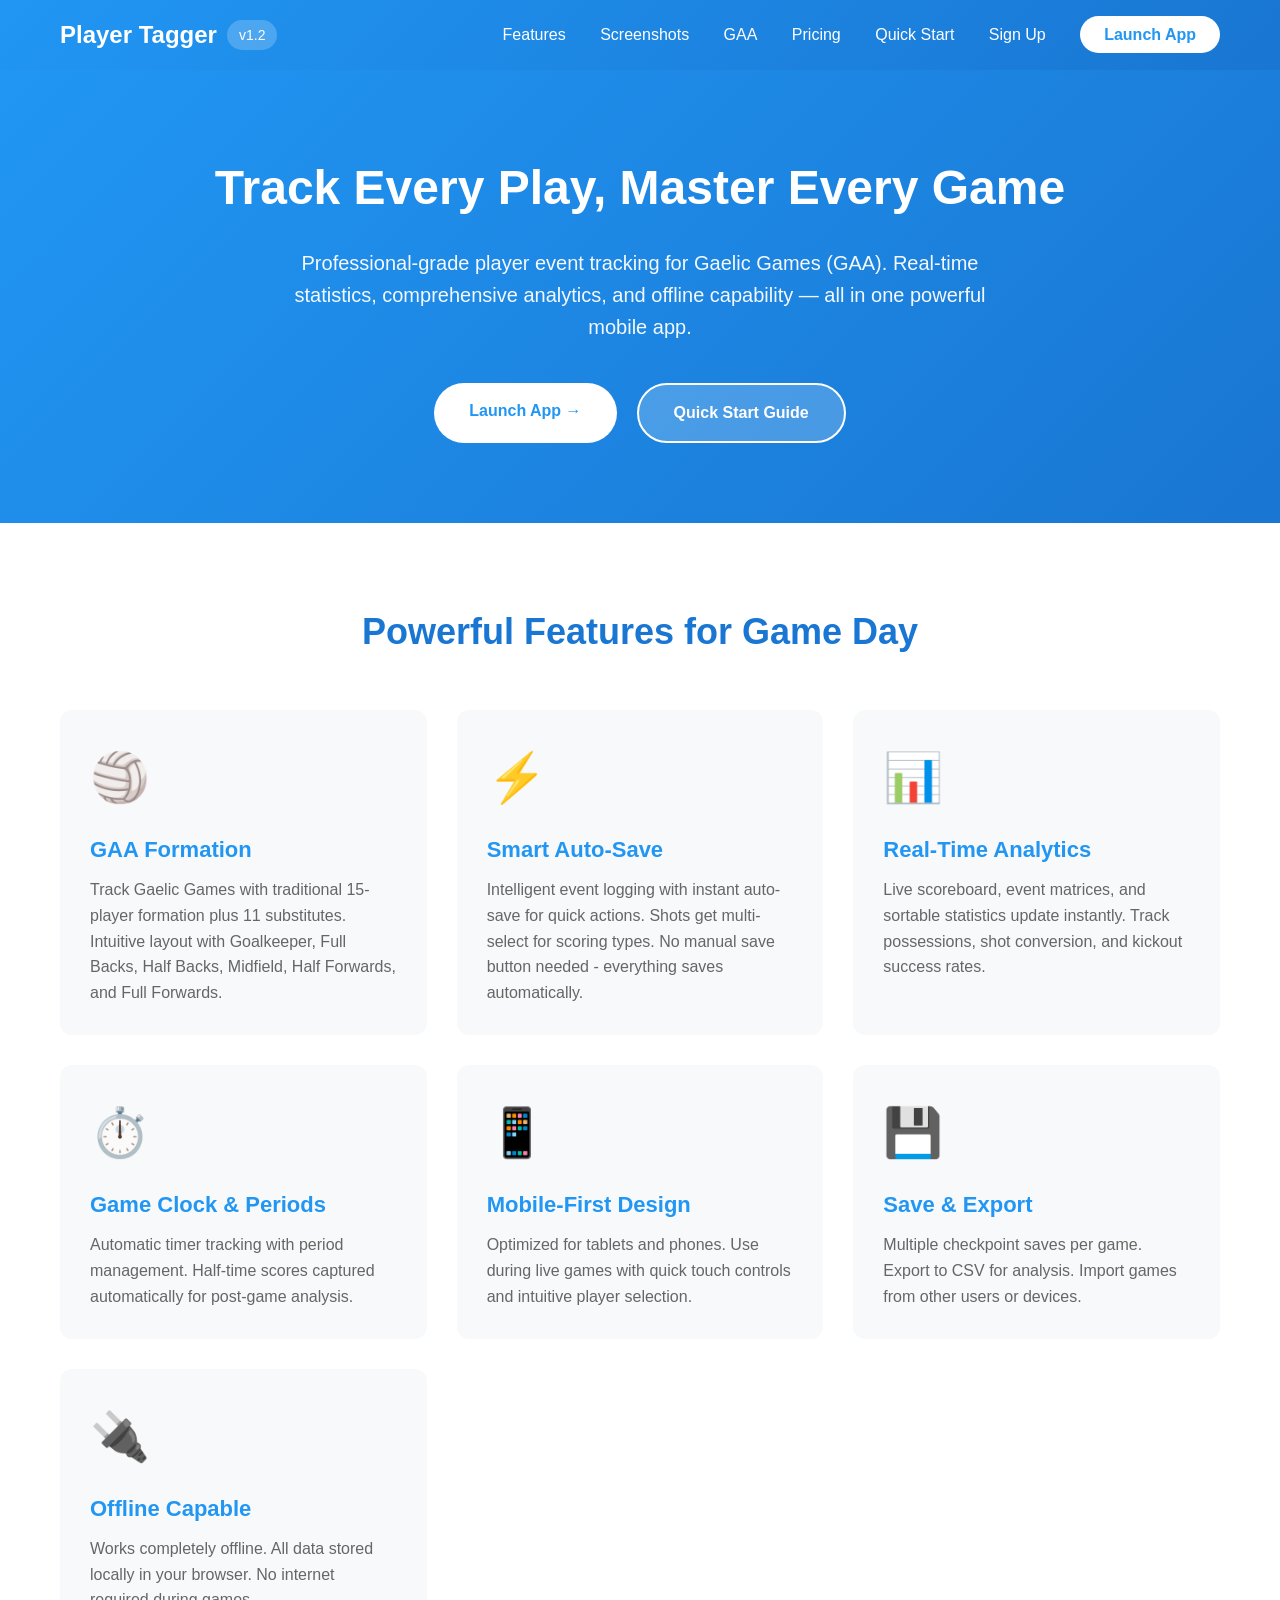
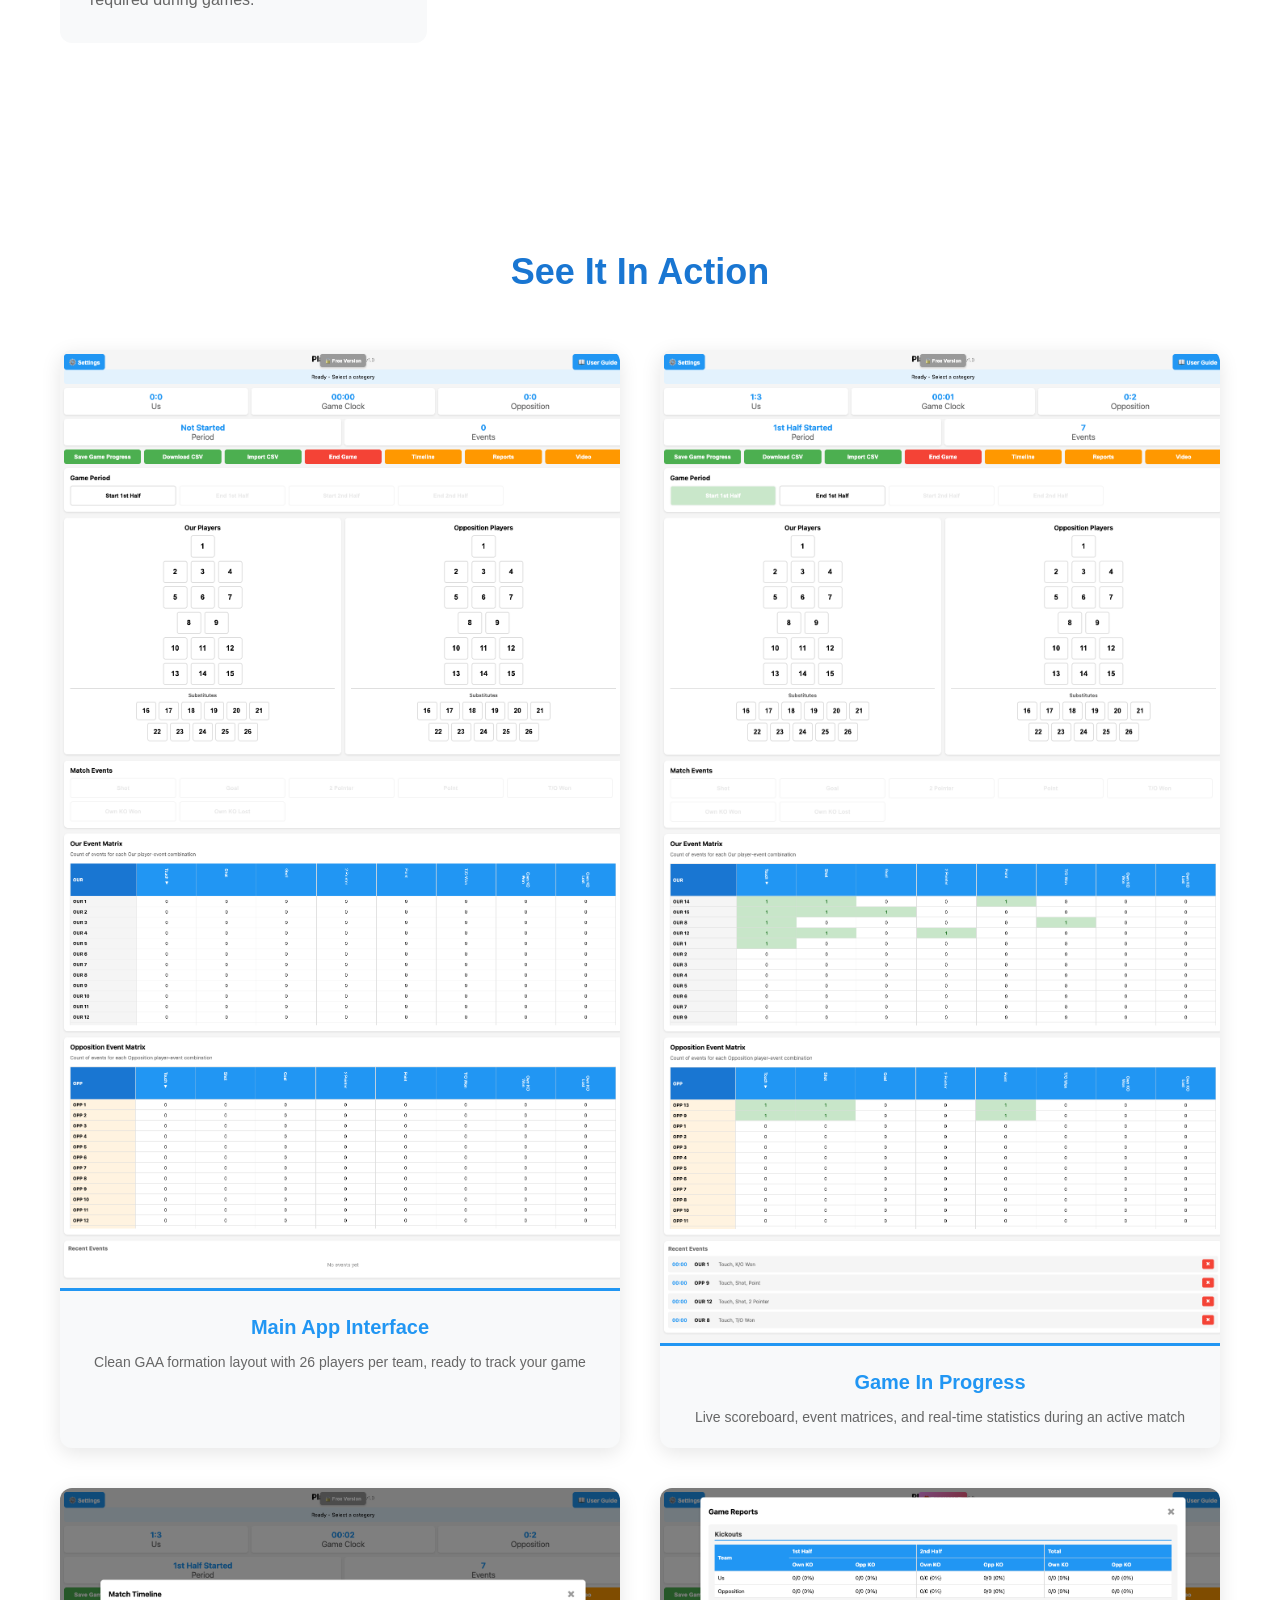
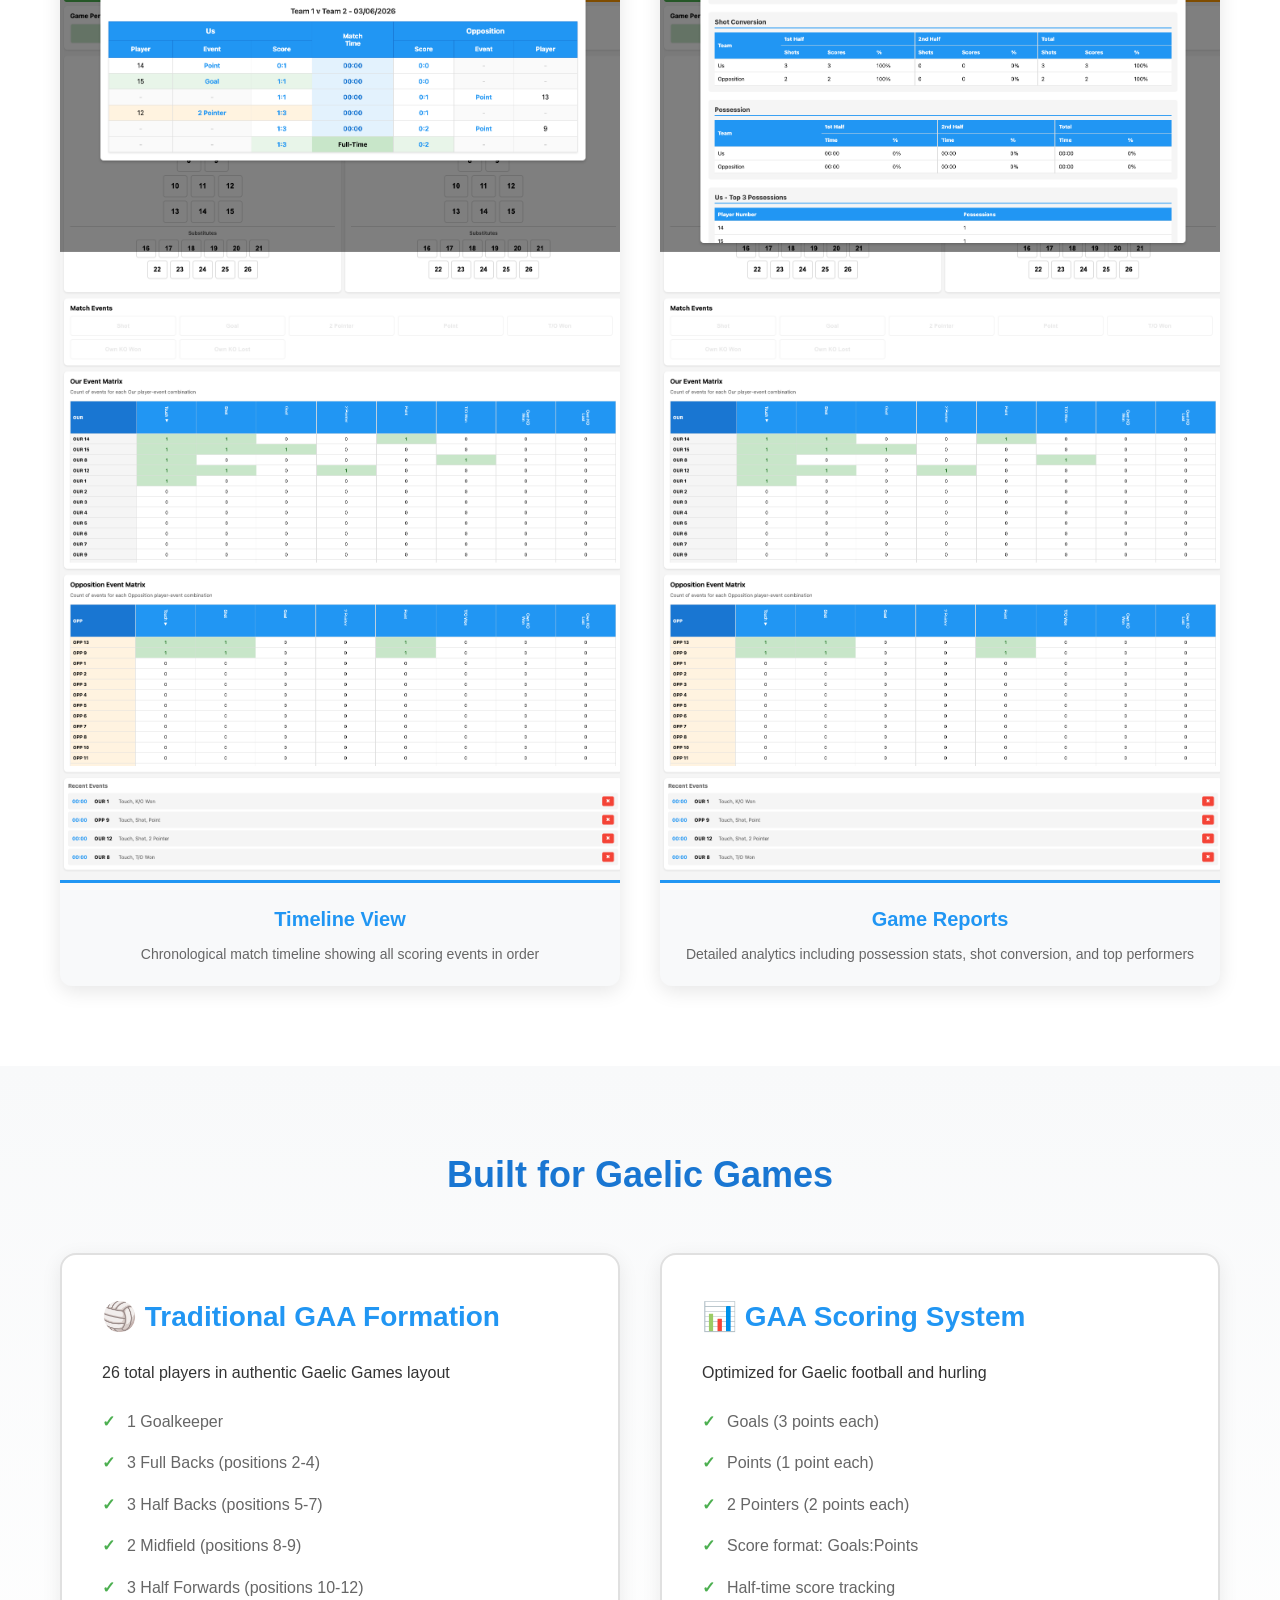
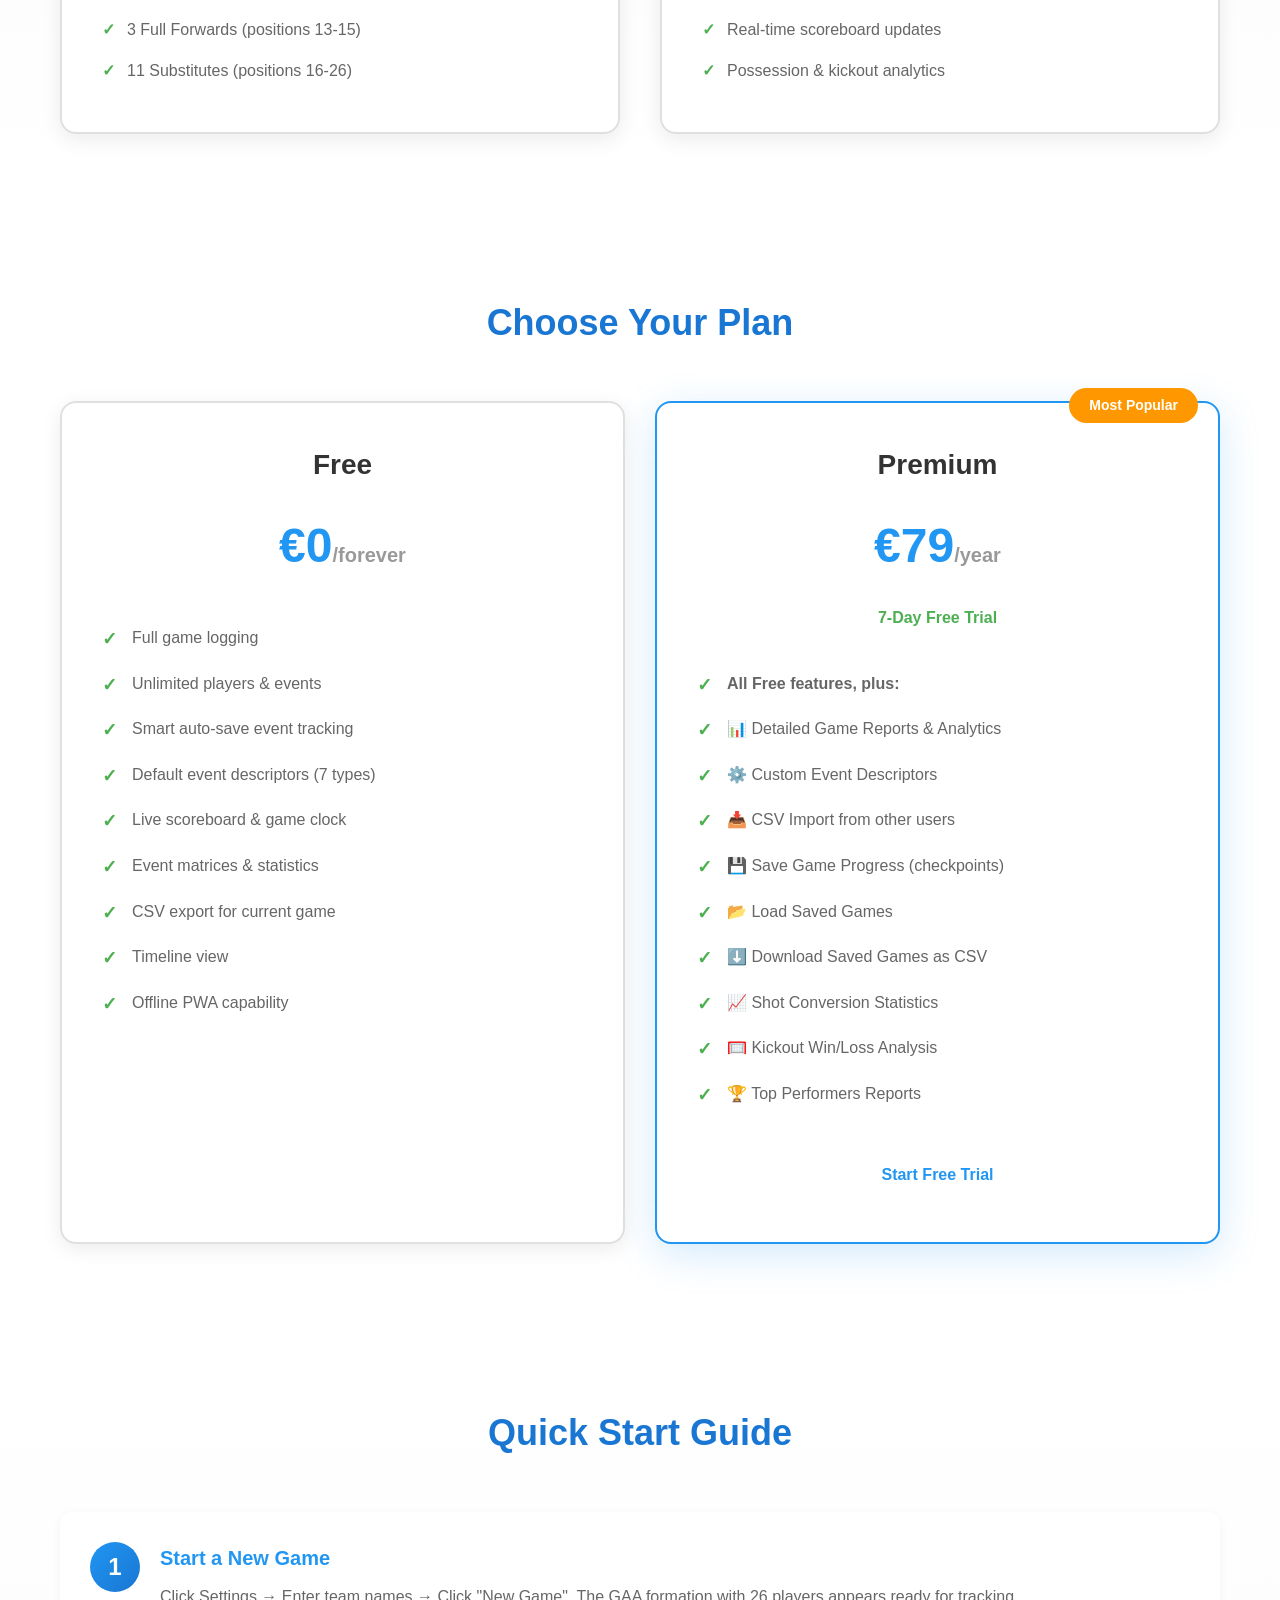
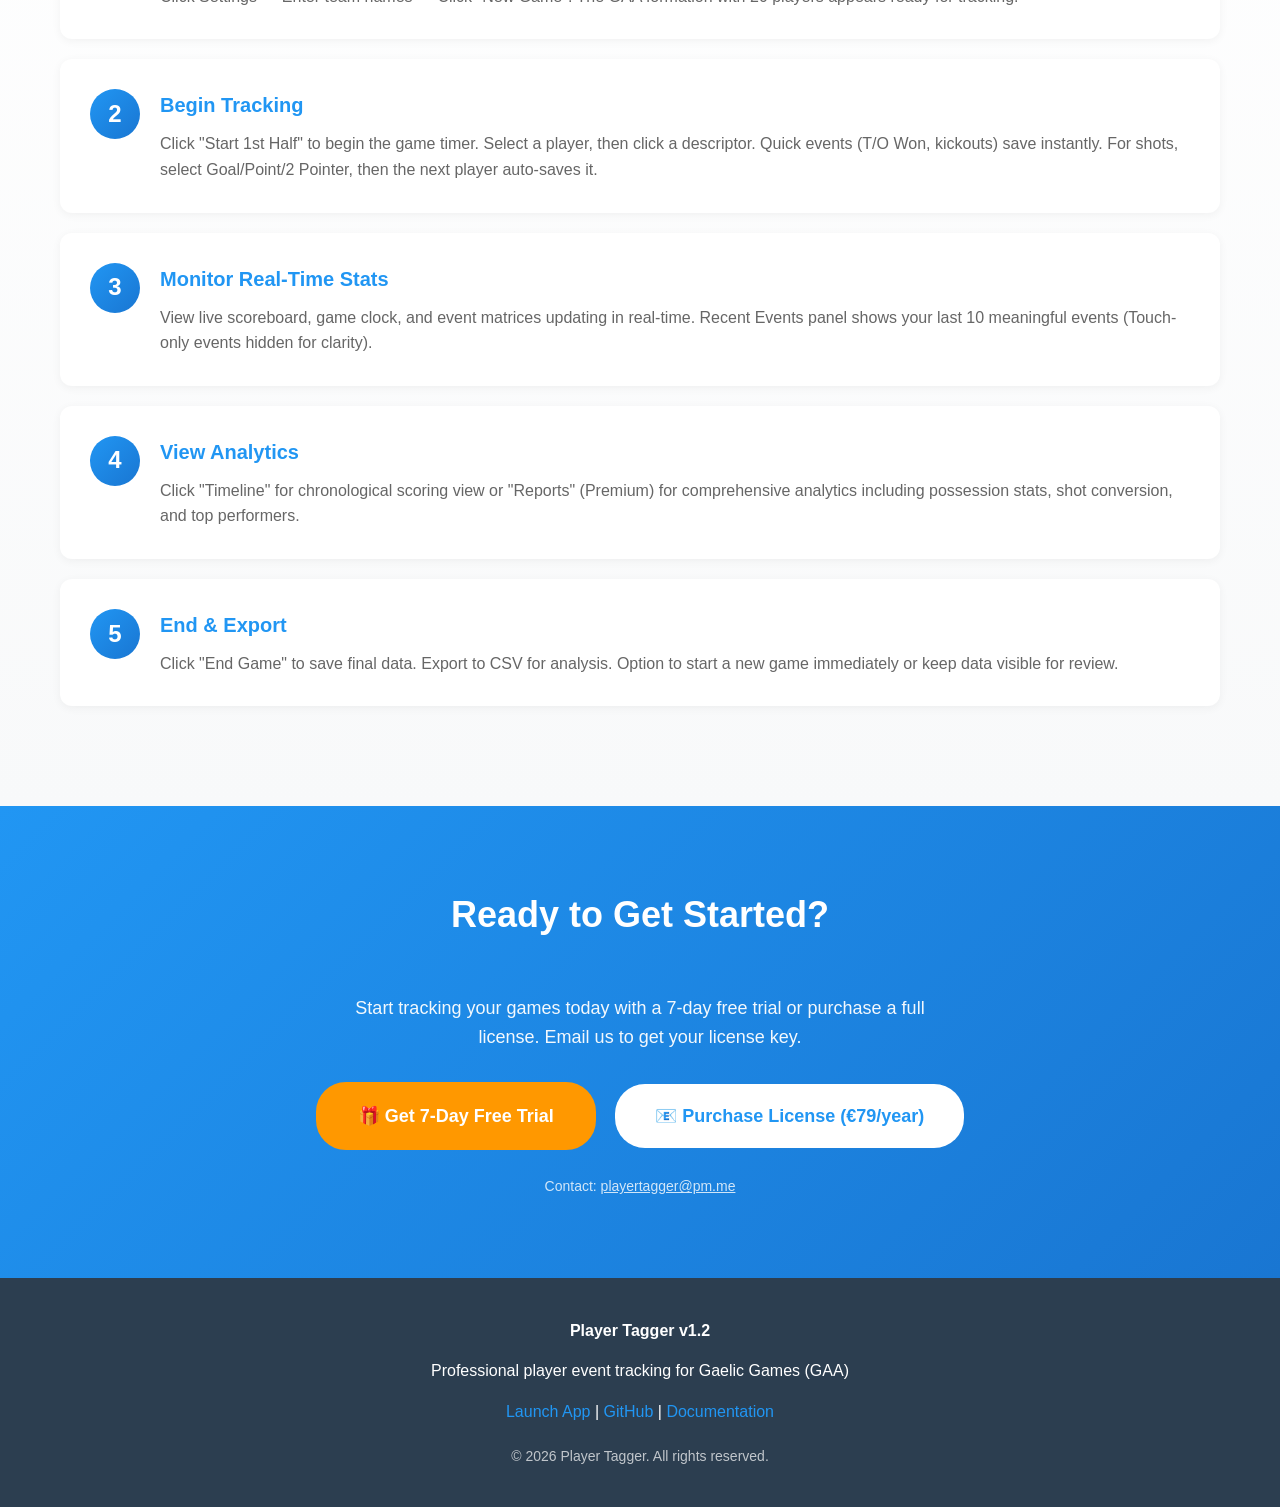
<file: index.html>
<!DOCTYPE html>
<html lang="en">
<head>
    <meta charset="UTF-8">
    <meta name="viewport" content="width=device-width, initial-scale=1.0">
    <title>Player Tagger - Track Player Events During GAA Games</title>
    <meta name="description" content="Mobile-friendly web app for tracking player events during Gaelic Games (GAA) matches. Real-time statistics, analytics, and comprehensive game reports.">
    <style>
        * {
            margin: 0;
            padding: 0;
            box-sizing: border-box;
        }

        body {
            font-family: -apple-system, BlinkMacSystemFont, 'Segoe UI', 'Roboto', 'Helvetica', 'Arial', sans-serif;
            line-height: 1.6;
            color: #333;
            background: #f8f9fa;
        }

        .container {
            max-width: 1200px;
            margin: 0 auto;
            padding: 0 20px;
        }

        /* Header */
        header {
            background: linear-gradient(135deg, #2196F3 0%, #1976D2 100%);
            color: white;
            padding: 1rem 0;
            box-shadow: 0 2px 10px rgba(0,0,0,0.1);
        }

        header .container {
            display: flex;
            justify-content: space-between;
            align-items: center;
        }

        .logo {
            font-size: 24px;
            font-weight: bold;
            display: flex;
            align-items: center;
            gap: 10px;
        }

        .version-badge {
            background: rgba(255,255,255,0.2);
            padding: 4px 12px;
            border-radius: 20px;
            font-size: 14px;
            font-weight: normal;
        }

        nav a {
            color: white;
            text-decoration: none;
            margin-left: 30px;
            font-weight: 500;
            transition: opacity 0.3s;
        }

        nav a:hover {
            opacity: 0.8;
        }

        .launch-btn {
            background: white;
            color: #2196F3;
            padding: 10px 24px;
            border-radius: 25px;
            font-weight: bold;
            margin-left: 30px;
            transition: transform 0.2s;
        }

        .launch-btn:hover {
            transform: scale(1.05);
        }

        /* Hero Section */
        .hero {
            background: linear-gradient(135deg, #2196F3 0%, #1976D2 100%);
            color: white;
            padding: 80px 0;
            text-align: center;
        }

        .hero h1 {
            font-size: 48px;
            margin-bottom: 20px;
            font-weight: 700;
        }

        .hero p {
            font-size: 20px;
            margin-bottom: 40px;
            opacity: 0.95;
            max-width: 700px;
            margin-left: auto;
            margin-right: auto;
        }

        .cta-buttons {
            display: flex;
            gap: 20px;
            justify-content: center;
            flex-wrap: wrap;
        }

        .btn {
            padding: 15px 35px;
            border-radius: 30px;
            text-decoration: none;
            font-weight: bold;
            font-size: 16px;
            transition: all 0.3s;
            display: inline-block;
        }

        .btn-primary {
            background: white;
            color: #2196F3;
        }

        .btn-primary:hover {
            transform: translateY(-2px);
            box-shadow: 0 10px 25px rgba(0,0,0,0.2);
        }

        .btn-secondary {
            background: rgba(255,255,255,0.2);
            color: white;
            border: 2px solid white;
        }

        .btn-secondary:hover {
            background: white;
            color: #2196F3;
        }

        /* Features Section */
        .features {
            padding: 80px 0;
            background: white;
        }

        .section-title {
            text-align: center;
            font-size: 36px;
            margin-bottom: 50px;
            color: #1976D2;
        }

        .features-grid {
            display: grid;
            grid-template-columns: repeat(auto-fit, minmax(300px, 1fr));
            gap: 30px;
            margin-bottom: 40px;
        }

        .feature-card {
            background: #f8f9fa;
            padding: 30px;
            border-radius: 12px;
            transition: transform 0.3s, box-shadow 0.3s;
        }

        .feature-card:hover {
            transform: translateY(-5px);
            box-shadow: 0 10px 30px rgba(0,0,0,0.1);
        }

        .feature-icon {
            font-size: 48px;
            margin-bottom: 15px;
        }

        .feature-card h3 {
            font-size: 22px;
            margin-bottom: 10px;
            color: #2196F3;
        }

        .feature-card p {
            color: #666;
        }

        /* Sports Section */
        .sports {
            padding: 80px 0;
            background: linear-gradient(to bottom, #f8f9fa 0%, white 100%);
        }

        .sports-grid {
            display: grid;
            grid-template-columns: repeat(auto-fit, minmax(350px, 1fr));
            gap: 40px;
            margin-top: 40px;
        }

        .sport-card {
            background: white;
            padding: 40px;
            border-radius: 16px;
            box-shadow: 0 5px 20px rgba(0,0,0,0.08);
            border: 2px solid #e0e0e0;
            transition: border-color 0.3s;
        }

        .sport-card:hover {
            border-color: #2196F3;
        }

        .sport-card h3 {
            font-size: 28px;
            margin-bottom: 20px;
            color: #2196F3;
        }

        .sport-details {
            list-style: none;
            margin-top: 15px;
        }

        .sport-details li {
            padding: 8px 0;
            color: #666;
            padding-left: 25px;
            position: relative;
        }

        .sport-details li:before {
            content: "✓";
            position: absolute;
            left: 0;
            color: #4CAF50;
            font-weight: bold;
        }

        /* Pricing Section */
        .pricing {
            padding: 80px 0;
            background: white;
        }

        .pricing-grid {
            display: grid;
            grid-template-columns: repeat(auto-fit, minmax(300px, 1fr));
            gap: 30px;
            margin-top: 40px;
        }

        .pricing-card {
            background: white;
            padding: 40px;
            border-radius: 16px;
            box-shadow: 0 5px 20px rgba(0,0,0,0.08);
            border: 2px solid #e0e0e0;
            text-align: center;
        }

        .pricing-card.premium {
            border-color: #2196F3;
            box-shadow: 0 10px 40px rgba(33, 150, 243, 0.2);
            position: relative;
        }

        .popular-badge {
            position: absolute;
            top: -15px;
            right: 20px;
            background: #FF9800;
            color: white;
            padding: 6px 20px;
            border-radius: 20px;
            font-size: 14px;
            font-weight: bold;
        }

        .pricing-card h3 {
            font-size: 28px;
            margin-bottom: 15px;
            color: #333;
        }

        .price {
            font-size: 48px;
            font-weight: bold;
            color: #2196F3;
            margin: 20px 0;
        }

        .price span {
            font-size: 20px;
            color: #999;
        }

        .features-list {
            list-style: none;
            margin: 30px 0;
            text-align: left;
        }

        .features-list li {
            padding: 10px 0;
            color: #666;
            padding-left: 30px;
            position: relative;
        }

        .features-list li:before {
            content: "✓";
            position: absolute;
            left: 0;
            color: #4CAF50;
            font-weight: bold;
            font-size: 18px;
        }

        /* User Guide Section */
        .guide {
            padding: 80px 0;
            background: linear-gradient(to bottom, white 0%, #f8f9fa 100%);
        }

        .guide-steps {
            margin-top: 40px;
        }

        .step {
            background: white;
            padding: 30px;
            margin-bottom: 20px;
            border-radius: 12px;
            box-shadow: 0 2px 10px rgba(0,0,0,0.05);
            display: flex;
            align-items: flex-start;
            gap: 20px;
        }

        .step-number {
            background: linear-gradient(135deg, #2196F3 0%, #1976D2 100%);
            color: white;
            width: 50px;
            height: 50px;
            border-radius: 50%;
            display: flex;
            align-items: center;
            justify-content: center;
            font-size: 24px;
            font-weight: bold;
            flex-shrink: 0;
        }

        .step-content h3 {
            font-size: 20px;
            margin-bottom: 10px;
            color: #2196F3;
        }

        .step-content p {
            color: #666;
        }

        /* Screenshots Section */
        .screenshots {
            padding: 80px 0;
            background: white;
        }

        .screenshots-grid {
            display: grid;
            grid-template-columns: repeat(auto-fit, minmax(500px, 1fr));
            gap: 40px;
            margin-top: 40px;
        }

        .screenshot-card {
            background: #f8f9fa;
            border-radius: 12px;
            overflow: hidden;
            box-shadow: 0 5px 20px rgba(0,0,0,0.1);
            transition: transform 0.3s, box-shadow 0.3s;
        }

        .screenshot-card:hover {
            transform: translateY(-5px);
            box-shadow: 0 10px 30px rgba(0,0,0,0.15);
        }

        .screenshot-card img {
            width: 100%;
            height: auto;
            display: block;
            border-bottom: 3px solid #2196F3;
        }

        .screenshot-title {
            padding: 20px;
            text-align: center;
        }

        .screenshot-title h3 {
            font-size: 20px;
            color: #2196F3;
            margin-bottom: 8px;
        }

        .screenshot-title p {
            font-size: 14px;
            color: #666;
        }

        /* Footer */
        footer {
            background: #2c3e50;
            color: white;
            padding: 40px 0;
            text-align: center;
        }

        footer a {
            color: #2196F3;
            text-decoration: none;
        }

        footer a:hover {
            text-decoration: underline;
        }

        /* Responsive */
        @media (max-width: 768px) {
            .hero h1 {
                font-size: 36px;
            }

            .hero p {
                font-size: 18px;
            }

            nav {
                display: none;
            }

            .features-grid,
            .screenshots-grid,
            .sports-grid,
            .pricing-grid {
                grid-template-columns: 1fr;
            }

            .step {
                flex-direction: column;
            }
        }
    </style>
</head>
<body>
    <!-- Header -->
    <header>
        <div class="container">
            <div class="logo">
                Player Tagger
                <span class="version-badge">v1.2</span>
            </div>
            <nav>
                <a href="#features">Features</a>
                <a href="#screenshots">Screenshots</a>
                <a href="#sports">GAA</a>
                <a href="#pricing">Pricing</a>
                <a href="#guide">Quick Start</a>
                <a href="#signup">Sign Up</a>
                <a href="player-app.html" class="launch-btn">Launch App</a>
            </nav>
        </div>
    </header>

    <!-- Hero Section -->
    <section class="hero">
        <div class="container">
            <h1>Track Every Play, Master Every Game</h1>
            <p>Professional-grade player event tracking for Gaelic Games (GAA). Real-time statistics, comprehensive analytics, and offline capability — all in one powerful mobile app.</p>
            <div class="cta-buttons">
                <a href="player-app.html" class="btn btn-primary">Launch App →</a>
                <a href="#guide" class="btn btn-secondary">Quick Start Guide</a>
            </div>
        </div>
    </section>

    <!-- Features Section -->
    <section class="features" id="features">
        <div class="container">
            <h2 class="section-title">Powerful Features for Game Day</h2>
            <div class="features-grid">
                <div class="feature-card">
                    <div class="feature-icon">🏐</div>
                    <h3>GAA Formation</h3>
                    <p>Track Gaelic Games with traditional 15-player formation plus 11 substitutes. Intuitive layout with Goalkeeper, Full Backs, Half Backs, Midfield, Half Forwards, and Full Forwards.</p>
                </div>
                <div class="feature-card">
                    <div class="feature-icon">⚡</div>
                    <h3>Smart Auto-Save</h3>
                    <p>Intelligent event logging with instant auto-save for quick actions. Shots get multi-select for scoring types. No manual save button needed - everything saves automatically.</p>
                </div>
                <div class="feature-card">
                    <div class="feature-icon">📊</div>
                    <h3>Real-Time Analytics</h3>
                    <p>Live scoreboard, event matrices, and sortable statistics update instantly. Track possessions, shot conversion, and kickout success rates.</p>
                </div>
                <div class="feature-card">
                    <div class="feature-icon">⏱️</div>
                    <h3>Game Clock & Periods</h3>
                    <p>Automatic timer tracking with period management. Half-time scores captured automatically for post-game analysis.</p>
                </div>
                <div class="feature-card">
                    <div class="feature-icon">📱</div>
                    <h3>Mobile-First Design</h3>
                    <p>Optimized for tablets and phones. Use during live games with quick touch controls and intuitive player selection.</p>
                </div>
                <div class="feature-card">
                    <div class="feature-icon">💾</div>
                    <h3>Save & Export</h3>
                    <p>Multiple checkpoint saves per game. Export to CSV for analysis. Import games from other users or devices.</p>
                </div>
                <div class="feature-card">
                    <div class="feature-icon">🔌</div>
                    <h3>Offline Capable</h3>
                    <p>Works completely offline. All data stored locally in your browser. No internet required during games.</p>
                </div>
            </div>
        </div>
    </section>

    <!-- Screenshots Section -->
    <section class="screenshots" id="screenshots">
        <div class="container">
            <h2 class="section-title">See It In Action</h2>
            <div class="screenshots-grid">
                <div class="screenshot-card">
                    <img src="screenshots/01-main-app.png" alt="Player Tagger Main App Interface">
                    <div class="screenshot-title">
                        <h3>Main App Interface</h3>
                        <p>Clean GAA formation layout with 26 players per team, ready to track your game</p>
                    </div>
                </div>
                <div class="screenshot-card">
                    <img src="screenshots/02-game-in-progress.png" alt="Game In Progress">
                    <div class="screenshot-title">
                        <h3>Game In Progress</h3>
                        <p>Live scoreboard, event matrices, and real-time statistics during an active match</p>
                    </div>
                </div>
                <div class="screenshot-card">
                    <img src="screenshots/03-timeline-view.png" alt="Timeline View">
                    <div class="screenshot-title">
                        <h3>Timeline View</h3>
                        <p>Chronological match timeline showing all scoring events in order</p>
                    </div>
                </div>
                <div class="screenshot-card">
                    <img src="screenshots/04-reports-view.png" alt="Game Reports">
                    <div class="screenshot-title">
                        <h3>Game Reports</h3>
                        <p>Detailed analytics including possession stats, shot conversion, and top performers</p>
                    </div>
                </div>
            </div>
        </div>
    </section>

    <!-- GAA Details Section -->
    <section class="sports" id="sports">
        <div class="container">
            <h2 class="section-title">Built for Gaelic Games</h2>
            <div class="sports-grid">
                <div class="sport-card">
                    <h3>🏐 Traditional GAA Formation</h3>
                    <p>26 total players in authentic Gaelic Games layout</p>
                    <ul class="sport-details">
                        <li>1 Goalkeeper</li>
                        <li>3 Full Backs (positions 2-4)</li>
                        <li>3 Half Backs (positions 5-7)</li>
                        <li>2 Midfield (positions 8-9)</li>
                        <li>3 Half Forwards (positions 10-12)</li>
                        <li>3 Full Forwards (positions 13-15)</li>
                        <li>11 Substitutes (positions 16-26)</li>
                    </ul>
                </div>
                <div class="sport-card">
                    <h3>📊 GAA Scoring System</h3>
                    <p>Optimized for Gaelic football and hurling</p>
                    <ul class="sport-details">
                        <li>Goals (3 points each)</li>
                        <li>Points (1 point each)</li>
                        <li>2 Pointers (2 points each)</li>
                        <li>Score format: Goals:Points</li>
                        <li>Half-time score tracking</li>
                        <li>Real-time scoreboard updates</li>
                        <li>Possession & kickout analytics</li>
                    </ul>
                </div>
            </div>
        </div>
    </section>

    <!-- Pricing Section -->
    <section class="pricing" id="pricing">
        <div class="container">
            <h2 class="section-title">Choose Your Plan</h2>
            <div class="pricing-grid">
                <div class="pricing-card">
                    <h3>Free</h3>
                    <div class="price">€0<span>/forever</span></div>
                    <ul class="features-list">
                        <li>Full game logging</li>
                        <li>Unlimited players & events</li>
                        <li>Smart auto-save event tracking</li>
                        <li>Default event descriptors (7 types)</li>
                        <li>Live scoreboard & game clock</li>
                        <li>Event matrices & statistics</li>
                        <li>CSV export for current game</li>
                        <li>Timeline view</li>
                        <li>Offline PWA capability</li>
                    </ul>
                    <a href="player-app.html" class="btn btn-secondary" style="width: 100%; text-align: center;">Get Started</a>
                </div>
                <div class="pricing-card premium">
                    <div class="popular-badge">Most Popular</div>
                    <h3>Premium</h3>
                    <div class="price">€79<span>/year</span></div>
                    <p style="color: #4CAF50; font-weight: bold; margin-bottom: 15px;">7-Day Free Trial</p>
                    <ul class="features-list">
                        <li><strong>All Free features, plus:</strong></li>
                        <li>📊 Detailed Game Reports & Analytics</li>
                        <li>⚙️ Custom Event Descriptors</li>
                        <li>📥 CSV Import from other users</li>
                        <li>💾 Save Game Progress (checkpoints)</li>
                        <li>📂 Load Saved Games</li>
                        <li>⬇️ Download Saved Games as CSV</li>
                        <li>📈 Shot Conversion Statistics</li>
                        <li>🥅 Kickout Win/Loss Analysis</li>
                        <li>🏆 Top Performers Reports</li>
                    </ul>
                    <a href="player-app.html" class="btn btn-primary" style="width: 100%; text-align: center;">Start Free Trial</a>
                </div>
            </div>
        </div>
    </section>

    <!-- Quick Start Guide -->
    <section class="guide" id="guide">
        <div class="container">
            <h2 class="section-title">Quick Start Guide</h2>
            <div class="guide-steps">
                <div class="step">
                    <div class="step-number">1</div>
                    <div class="step-content">
                        <h3>Start a New Game</h3>
                        <p>Click Settings → Enter team names → Click "New Game". The GAA formation with 26 players appears ready for tracking.</p>
                    </div>
                </div>
                <div class="step">
                    <div class="step-number">2</div>
                    <div class="step-content">
                        <h3>Begin Tracking</h3>
                        <p>Click "Start 1st Half" to begin the game timer. Select a player, then click a descriptor. Quick events (T/O Won, kickouts) save instantly. For shots, select Goal/Point/2 Pointer, then the next player auto-saves it.</p>
                    </div>
                </div>
                <div class="step">
                    <div class="step-number">3</div>
                    <div class="step-content">
                        <h3>Monitor Real-Time Stats</h3>
                        <p>View live scoreboard, game clock, and event matrices updating in real-time. Recent Events panel shows your last 10 meaningful events (Touch-only events hidden for clarity).</p>
                    </div>
                </div>
                <div class="step">
                    <div class="step-number">4</div>
                    <div class="step-content">
                        <h3>View Analytics</h3>
                        <p>Click "Timeline" for chronological scoring view or "Reports" (Premium) for comprehensive analytics including possession stats, shot conversion, and top performers.</p>
                    </div>
                </div>
                <div class="step">
                    <div class="step-number">5</div>
                    <div class="step-content">
                        <h3>End & Export</h3>
                        <p>Click "End Game" to save final data. Export to CSV for analysis. Option to start a new game immediately or keep data visible for review.</p>
                    </div>
                </div>
            </div>
        </div>
    </section>

    <!-- Signup Section -->
    <section class="pricing" id="signup" style="background: linear-gradient(135deg, #2196F3 0%, #1976D2 100%); color: white;">
        <div class="container" style="text-align: center;">
            <h2 class="section-title" style="color: white;">Ready to Get Started?</h2>
            <p style="font-size: 18px; max-width: 600px; margin: 0 auto 30px; opacity: 0.95;">
                Start tracking your games today with a 7-day free trial or purchase a full license.
                Email us to get your license key.
            </p>
            <a href="mailto:playertagger@pm.me?subject=Player%20Tagger%20-%207-Day%20Free%20Trial%20Request&body=Hi,%0A%0AI'd%20like%20to%20request%20a%207-day%20free%20trial%20for%20Player%20Tagger.%0A%0AThanks!"
               class="btn btn-secondary"
               style="font-size: 18px; padding: 18px 40px; margin-right: 15px; background: #ff9800; border-color: #ff9800;">
                🎁 Get 7-Day Free Trial
            </a>
            <a href="mailto:playertagger@pm.me?subject=Premium%20License%20Request&body=Hi,%0A%0AI'd%20like%20to%20purchase%20a%20Premium%20license%20for%20Player%20Tagger.%0A%0AName:%0ATeam/Organization:%0A"
               class="btn btn-primary"
               style="font-size: 18px; padding: 18px 40px;">
                📧 Purchase License (€79/year)
            </a>
            <p style="margin-top: 25px; font-size: 14px; opacity: 0.8;">
                Contact: <a href="mailto:playertagger@pm.me" style="color: white; text-decoration: underline;">playertagger@pm.me</a>
            </p>
        </div>
    </section>

    <!-- Footer -->
    <footer>
        <div class="container">
            <p><strong>Player Tagger v1.2</strong></p>
            <p style="margin-top: 15px;">Professional player event tracking for Gaelic Games (GAA)</p>
            <p style="margin-top: 15px;">
                <a href="player-app.html">Launch App</a> |
                <a href="https://github.com/essential-appz/player-tagger" target="_blank">GitHub</a> |
                <a href="README.md" target="_blank">Documentation</a>
            </p>
            <p style="margin-top: 20px; opacity: 0.7; font-size: 14px;">
                &copy; <span id="year"></span> Player Tagger. All rights reserved.
                <script>document.getElementById('year').textContent = new Date().getFullYear();</script>
            </p>
        </div>
    </footer>
</body>
</html>
</file>
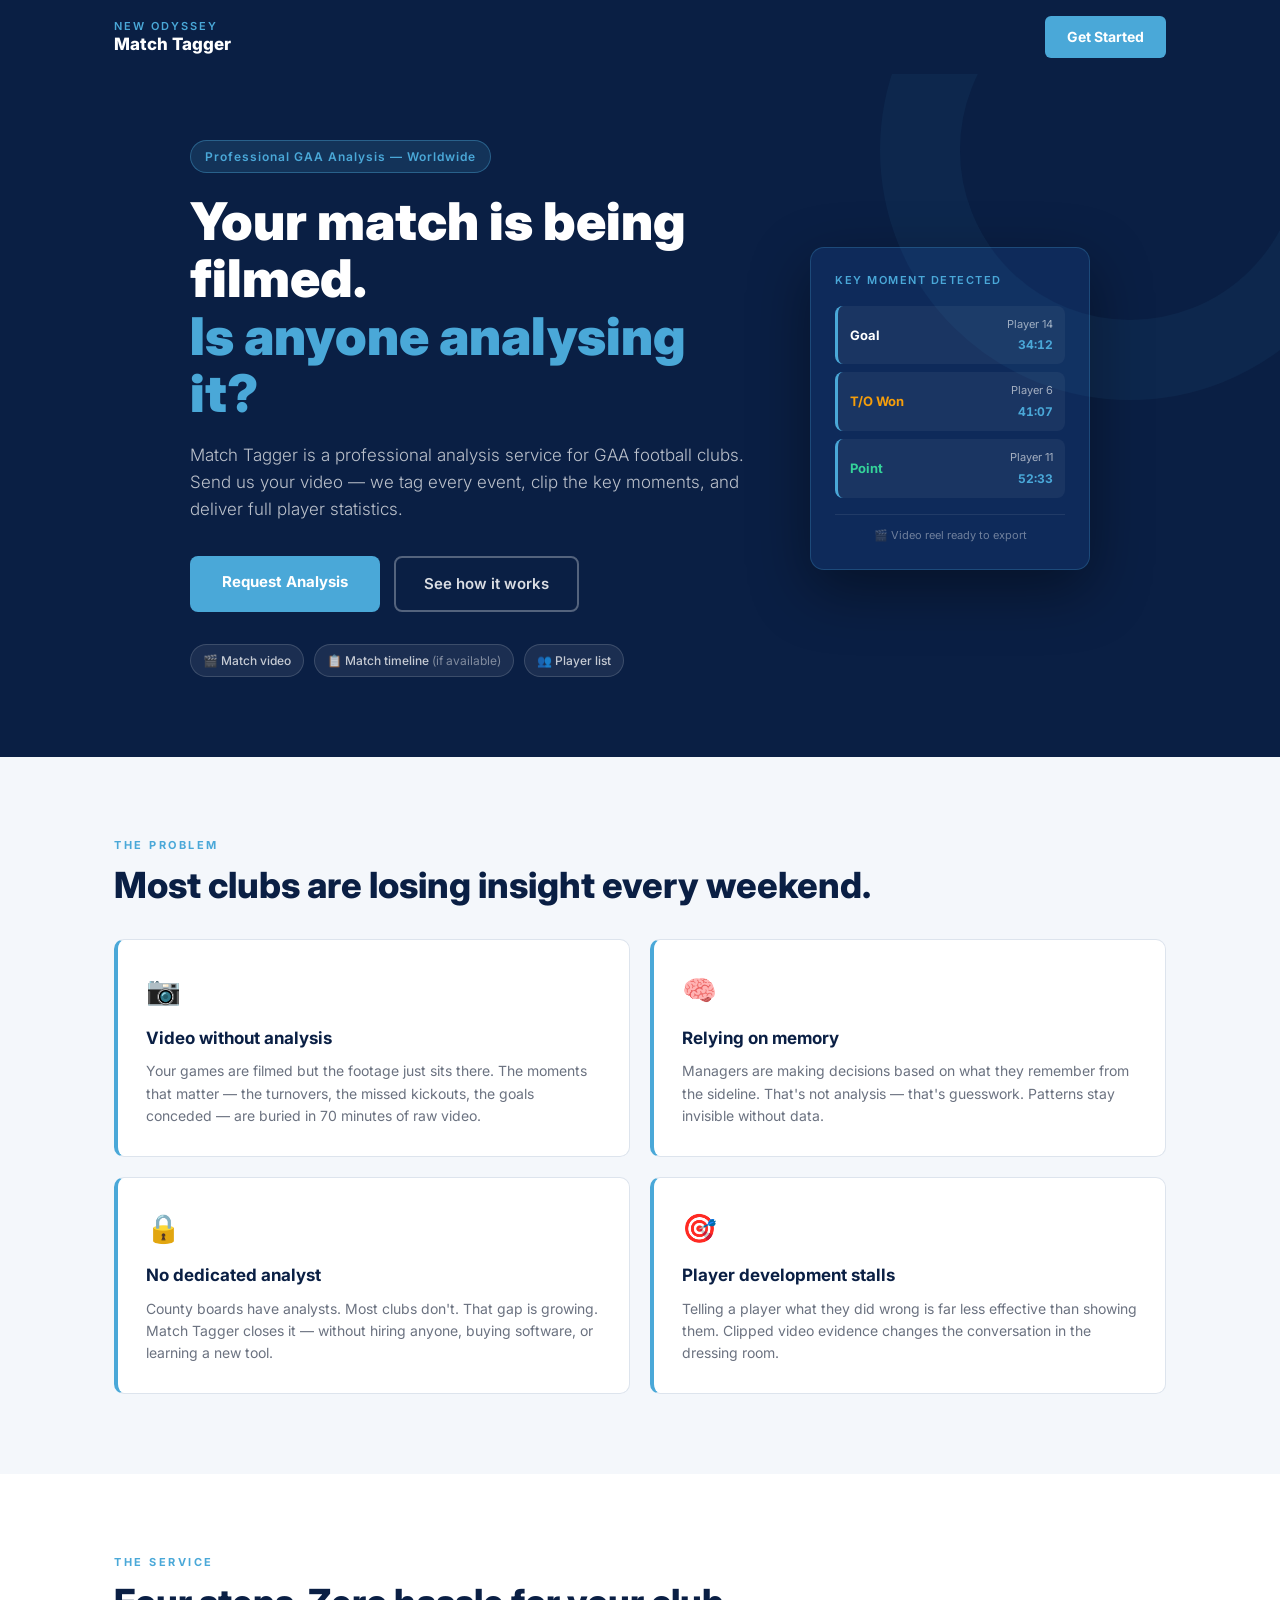
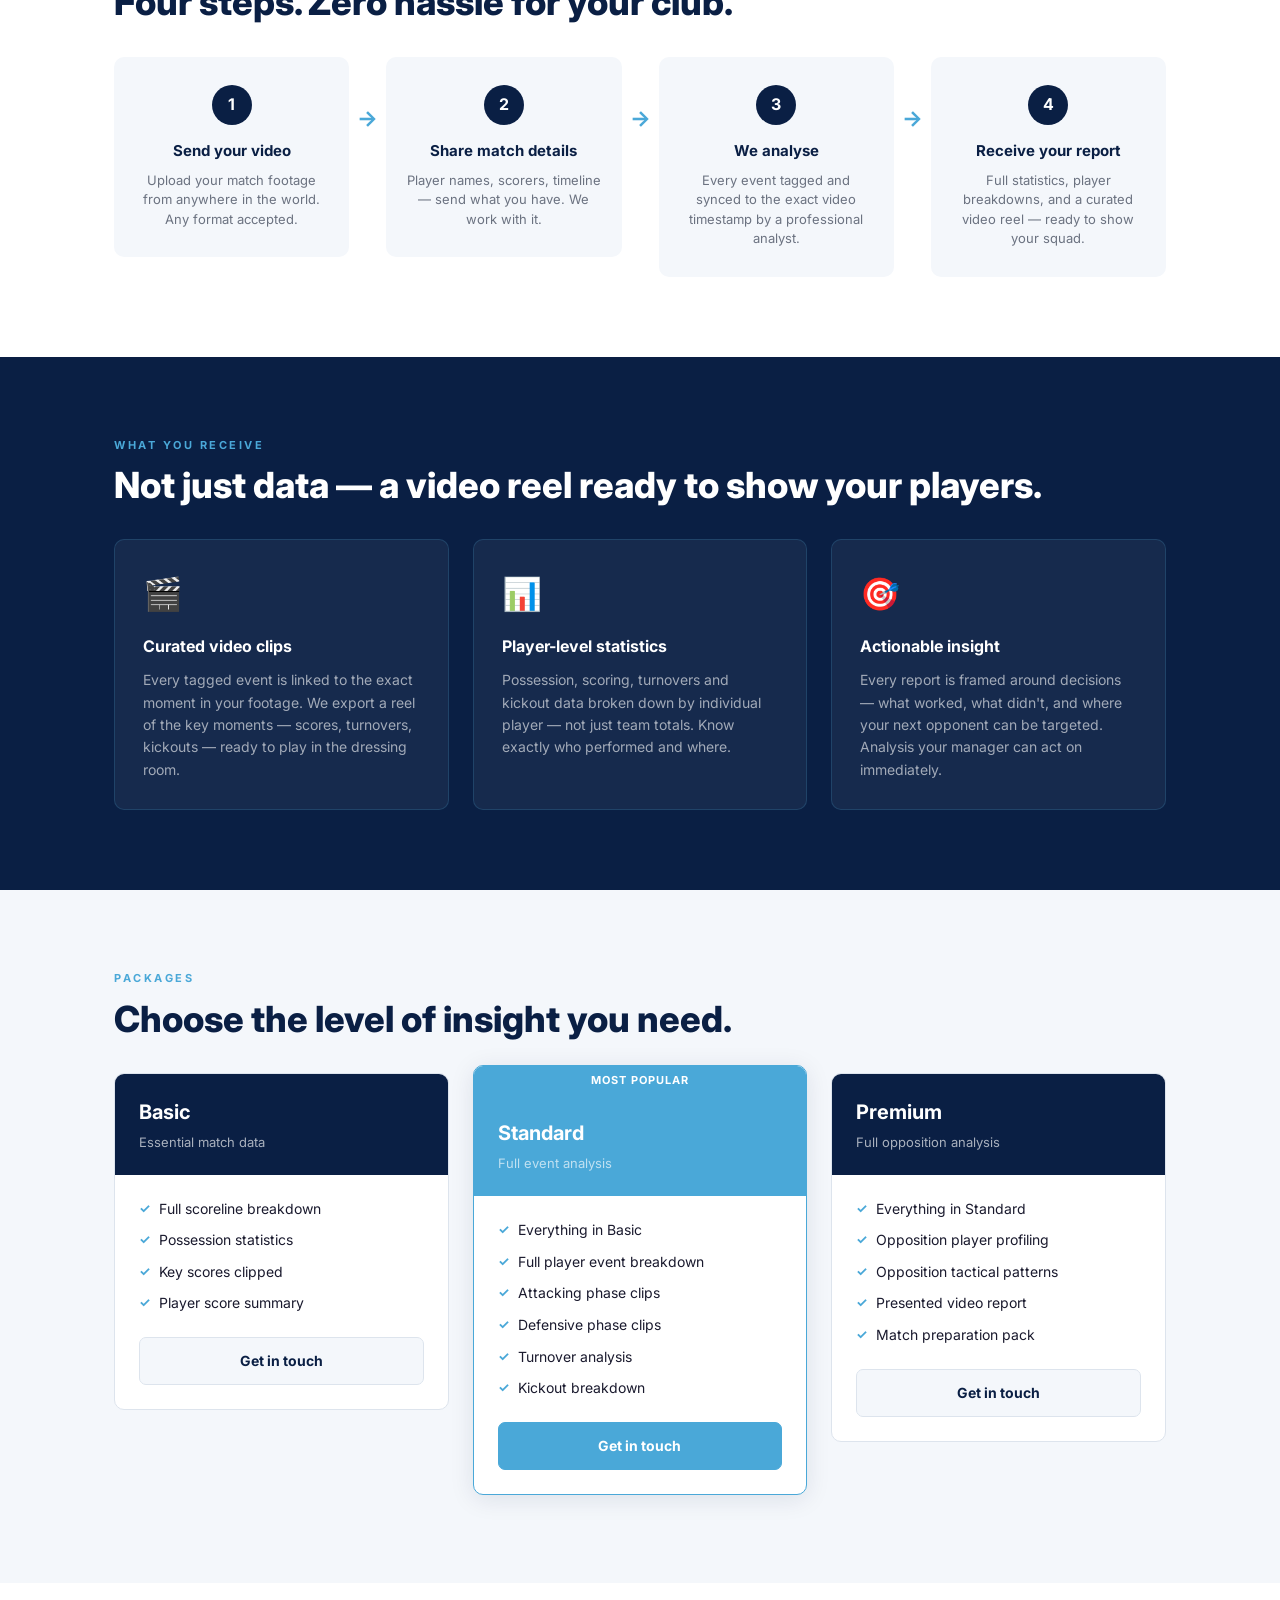
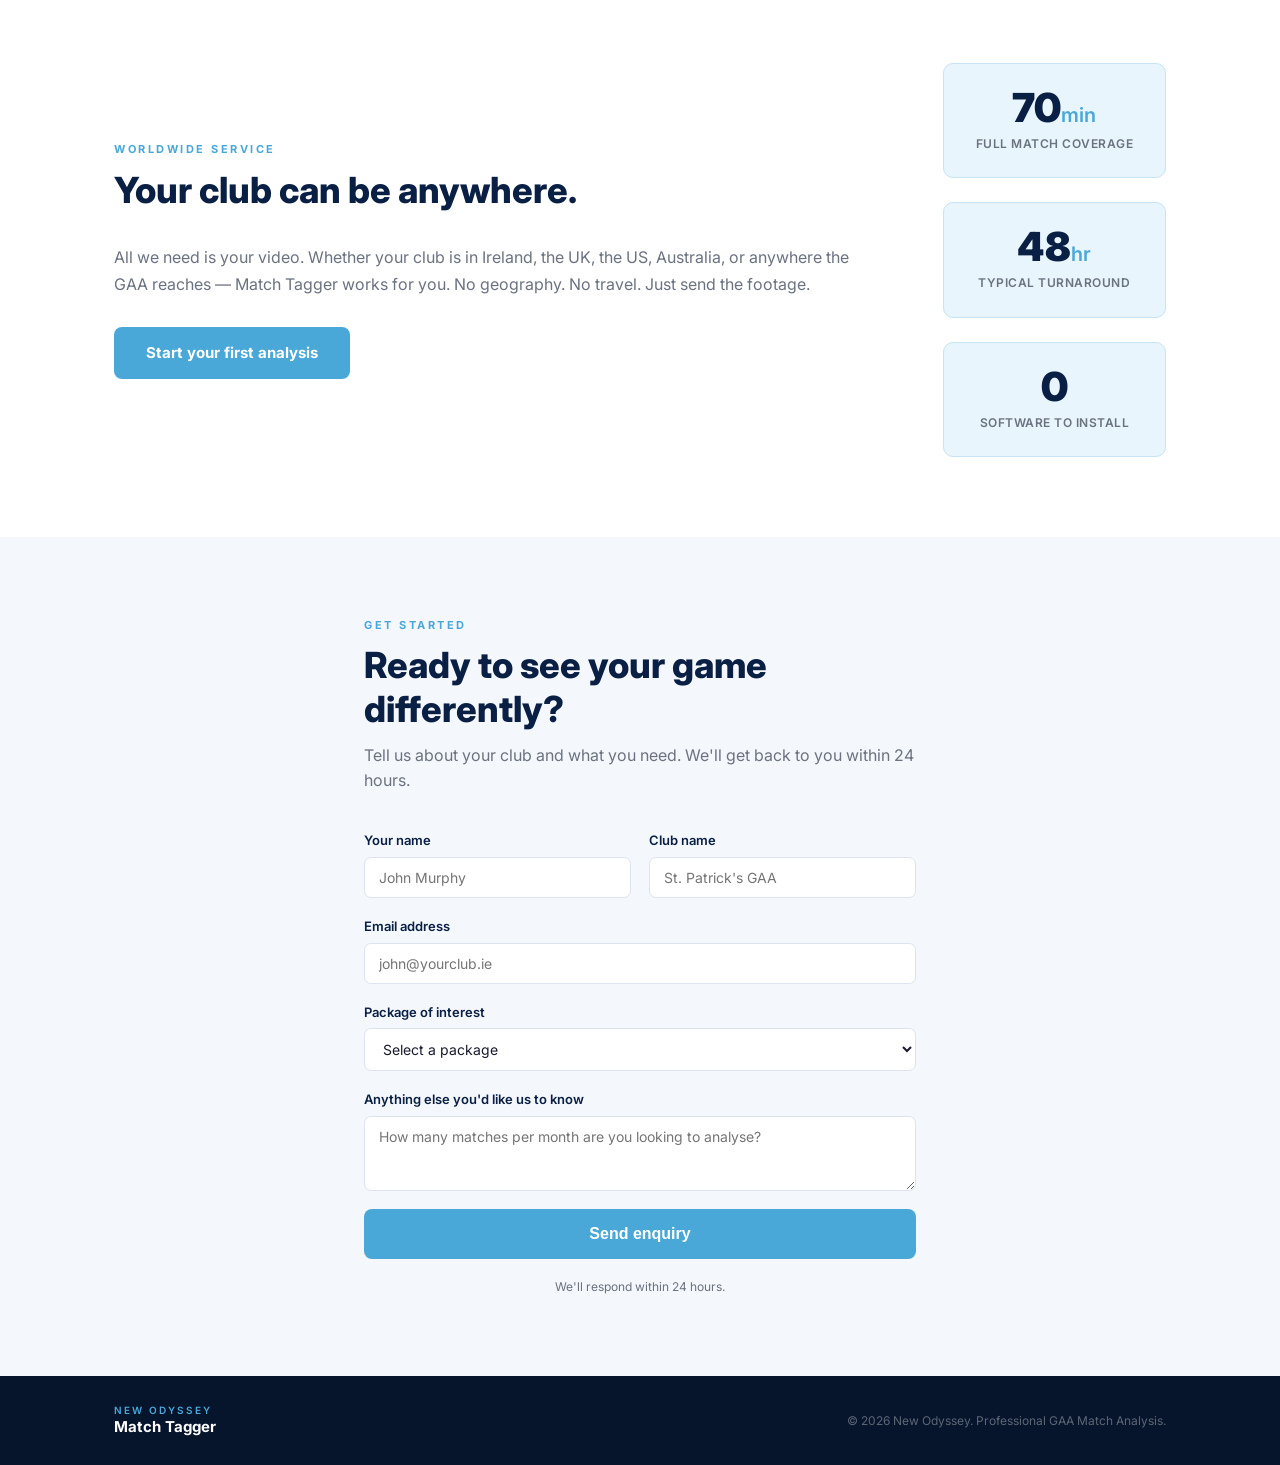
<file: marketing-site/index.html>
<!DOCTYPE html>
<html lang="en">
<head>
  <meta charset="UTF-8">
  <meta name="viewport" content="width=device-width, initial-scale=1.0">
  <meta name="description" content="Match Tagger by New Odyssey — Professional GAA match analysis delivered to your club anywhere in the world. Send us your video, we do the rest.">
  <meta property="og:title" content="Match Tagger — Professional GAA Analysis">
  <meta property="og:description" content="Send us your match video. We tag every event, clip the key moments, and deliver full player statistics. Worldwide service.">
  <title>Match Tagger | New Odyssey — Professional GAA Analysis</title>
  <link rel="preconnect" href="https://fonts.googleapis.com">
  <link href="https://fonts.googleapis.com/css2?family=Inter:wght@300;400;600;700;900&display=swap" rel="stylesheet">
  <link rel="stylesheet" href="style.css">
</head>
<body>

  <!-- NAV -->
  <nav class="nav">
    <div class="nav-inner">
      <div class="nav-brand">
        <span class="nav-brand-name">New Odyssey</span>
        <span class="nav-brand-product">Match Tagger</span>
      </div>
      <a href="#contact" class="nav-cta">Get Started</a>
    </div>
  </nav>

  <!-- HERO -->
  <section class="hero">
    <div class="hero-inner">
      <div class="hero-badge">Professional GAA Analysis &mdash; Worldwide</div>
      <h1>Your match is being filmed.<br><span>Is anyone analysing it?</span></h1>
      <p class="hero-sub">Match Tagger is a professional analysis service for GAA football clubs. Send us your video — we tag every event, clip the key moments, and deliver full player statistics.</p>
      <div class="hero-actions">
        <a href="#contact" class="btn-primary">Request Analysis</a>
        <a href="#how-it-works" class="btn-secondary">See how it works</a>
      </div>
      <div class="hero-requirements">
        <div class="req-pill">&#127916; Match video</div>
        <div class="req-pill">&#128203; Match timeline <span class="optional">(if available)</span></div>
        <div class="req-pill">&#128101; Player list</div>
      </div>
    </div>
    <div class="hero-graphic">
      <div class="graphic-card">
        <div class="graphic-label">Key Moment Detected</div>
        <div class="graphic-event">
          <div class="graphic-tag">Goal</div>
          <div class="graphic-meta">
            <span class="graphic-player">Player 14</span>
            <span class="graphic-time">34:12</span>
          </div>
        </div>
        <div class="graphic-event">
          <div class="graphic-tag turnover">T/O Won</div>
          <div class="graphic-meta">
            <span class="graphic-player">Player 6</span>
            <span class="graphic-time">41:07</span>
          </div>
        </div>
        <div class="graphic-event">
          <div class="graphic-tag point">Point</div>
          <div class="graphic-meta">
            <span class="graphic-player">Player 11</span>
            <span class="graphic-time">52:33</span>
          </div>
        </div>
        <div class="graphic-footer">&#127916; Video reel ready to export</div>
      </div>
    </div>
  </section>

  <!-- PROBLEM -->
  <section class="problem" id="why">
    <div class="container">
      <div class="section-label">The problem</div>
      <h2>Most clubs are losing insight every weekend.</h2>
      <div class="problem-grid">
        <div class="problem-card">
          <div class="problem-icon">&#128247;</div>
          <h3>Video without analysis</h3>
          <p>Your games are filmed but the footage just sits there. The moments that matter — the turnovers, the missed kickouts, the goals conceded — are buried in 70 minutes of raw video.</p>
        </div>
        <div class="problem-card">
          <div class="problem-icon">&#129504;</div>
          <h3>Relying on memory</h3>
          <p>Managers are making decisions based on what they remember from the sideline. That's not analysis — that's guesswork. Patterns stay invisible without data.</p>
        </div>
        <div class="problem-card">
          <div class="problem-icon">&#128274;</div>
          <h3>No dedicated analyst</h3>
          <p>County boards have analysts. Most clubs don't. That gap is growing. Match Tagger closes it — without hiring anyone, buying software, or learning a new tool.</p>
        </div>
        <div class="problem-card">
          <div class="problem-icon">&#127919;</div>
          <h3>Player development stalls</h3>
          <p>Telling a player what they did wrong is far less effective than showing them. Clipped video evidence changes the conversation in the dressing room.</p>
        </div>
      </div>
    </div>
  </section>

  <!-- HOW IT WORKS -->
  <section class="how" id="how-it-works">
    <div class="container">
      <div class="section-label">The service</div>
      <h2>Four steps. Zero hassle for your club.</h2>
      <div class="steps">
        <div class="step">
          <div class="step-num">1</div>
          <div class="step-content">
            <h3>Send your video</h3>
            <p>Upload your match footage from anywhere in the world. Any format accepted.</p>
          </div>
        </div>
        <div class="step-arrow">&#8594;</div>
        <div class="step">
          <div class="step-num">2</div>
          <div class="step-content">
            <h3>Share match details</h3>
            <p>Player names, scorers, timeline — send what you have. We work with it.</p>
          </div>
        </div>
        <div class="step-arrow">&#8594;</div>
        <div class="step">
          <div class="step-num">3</div>
          <div class="step-content">
            <h3>We analyse</h3>
            <p>Every event tagged and synced to the exact video timestamp by a professional analyst.</p>
          </div>
        </div>
        <div class="step-arrow">&#8594;</div>
        <div class="step">
          <div class="step-num">4</div>
          <div class="step-content">
            <h3>Receive your report</h3>
            <p>Full statistics, player breakdowns, and a curated video reel — ready to show your squad.</p>
          </div>
        </div>
      </div>
    </div>
  </section>

  <!-- DELIVERABLES -->
  <section class="deliverables">
    <div class="container">
      <div class="section-label">What you receive</div>
      <h2>Not just data — a video reel ready to show your players.</h2>
      <div class="deliverables-grid">
        <div class="deliverable">
          <div class="deliverable-icon">&#127916;</div>
          <h3>Curated video clips</h3>
          <p>Every tagged event is linked to the exact moment in your footage. We export a reel of the key moments — scores, turnovers, kickouts — ready to play in the dressing room.</p>
        </div>
        <div class="deliverable">
          <div class="deliverable-icon">&#128202;</div>
          <h3>Player-level statistics</h3>
          <p>Possession, scoring, turnovers and kickout data broken down by individual player — not just team totals. Know exactly who performed and where.</p>
        </div>
        <div class="deliverable">
          <div class="deliverable-icon">&#127919;</div>
          <h3>Actionable insight</h3>
          <p>Every report is framed around decisions — what worked, what didn't, and where your next opponent can be targeted. Analysis your manager can act on immediately.</p>
        </div>
      </div>
    </div>
  </section>

  <!-- PACKAGES -->
  <section class="packages" id="packages">
    <div class="container">
      <div class="section-label">Packages</div>
      <h2>Choose the level of insight you need.</h2>
      <div class="tiers">

        <div class="tier">
          <div class="tier-header">
            <h3>Basic</h3>
            <p>Essential match data</p>
          </div>
          <ul class="tier-features">
            <li>Full scoreline breakdown</li>
            <li>Possession statistics</li>
            <li>Key scores clipped</li>
            <li>Player score summary</li>
          </ul>
          <a href="#contact" class="tier-btn">Get in touch</a>
        </div>

        <div class="tier tier-featured">
          <div class="tier-badge">Most Popular</div>
          <div class="tier-header">
            <h3>Standard</h3>
            <p>Full event analysis</p>
          </div>
          <ul class="tier-features">
            <li>Everything in Basic</li>
            <li>Full player event breakdown</li>
            <li>Attacking phase clips</li>
            <li>Defensive phase clips</li>
            <li>Turnover analysis</li>
            <li>Kickout breakdown</li>
          </ul>
          <a href="#contact" class="tier-btn tier-btn-featured">Get in touch</a>
        </div>

        <div class="tier">
          <div class="tier-header">
            <h3>Premium</h3>
            <p>Full opposition analysis</p>
          </div>
          <ul class="tier-features">
            <li>Everything in Standard</li>
            <li>Opposition player profiling</li>
            <li>Opposition tactical patterns</li>
            <li>Presented video report</li>
            <li>Match preparation pack</li>
          </ul>
          <a href="#contact" class="tier-btn">Get in touch</a>
        </div>

      </div>
    </div>
  </section>

  <!-- GLOBAL -->
  <section class="global">
    <div class="container global-inner">
      <div class="global-text">
        <div class="section-label">Worldwide service</div>
        <h2>Your club can be anywhere.</h2>
        <p>All we need is your video. Whether your club is in Ireland, the UK, the US, Australia, or anywhere the GAA reaches — Match Tagger works for you. No geography. No travel. Just send the footage.</p>
        <a href="#contact" class="btn-primary">Start your first analysis</a>
      </div>
      <div class="global-stats">
        <div class="stat">
          <div class="stat-value">70<span>min</span></div>
          <div class="stat-label">Full match coverage</div>
        </div>
        <div class="stat">
          <div class="stat-value">48<span>hr</span></div>
          <div class="stat-label">Typical turnaround</div>
        </div>
        <div class="stat">
          <div class="stat-value">0</div>
          <div class="stat-label">Software to install</div>
        </div>
      </div>
    </div>
  </section>

  <!-- CONTACT -->
  <section class="contact" id="contact">
    <div class="container contact-inner">
      <div class="section-label">Get started</div>
      <h2>Ready to see your game differently?</h2>
      <p>Tell us about your club and what you need. We'll get back to you within 24 hours.</p>
      <form class="contact-form" action="https://formsubmit.co/matchtagger@pm.me" method="POST">
        <!-- FormSubmit config -->
        <input type="hidden" name="_subject" value="Match Tagger — New Club Enquiry">
        <input type="hidden" name="_next" value="https://matchtagger.com/thankyou.html">
        <input type="hidden" name="_captcha" value="false">
        <input type="text" name="_honey" style="display:none">

        <div class="form-row">
          <div class="form-group">
            <label for="name">Your name</label>
            <input type="text" id="name" name="name" placeholder="John Murphy" required>
          </div>
          <div class="form-group">
            <label for="club">Club name</label>
            <input type="text" id="club" name="club" placeholder="St. Patrick's GAA" required>
          </div>
        </div>
        <div class="form-group">
          <label for="email">Email address</label>
          <input type="email" id="email" name="email" placeholder="john@yourclub.ie" required>
        </div>
        <div class="form-group">
          <label for="package">Package of interest</label>
          <select id="package" name="package">
            <option value="">Select a package</option>
            <option value="Basic">Basic</option>
            <option value="Standard">Standard</option>
            <option value="Premium">Premium</option>
            <option value="Not sure yet">Not sure yet</option>
          </select>
        </div>
        <div class="form-group">
          <label for="message">Anything else you'd like us to know</label>
          <textarea id="message" name="message" rows="3" placeholder="How many matches per month are you looking to analyse?"></textarea>
        </div>
        <button type="submit" class="btn-primary btn-full">Send enquiry</button>
        <p class="form-note">We'll respond within 24 hours.</p>
      </form>
    </div>
  </section>

  <!-- FOOTER -->
  <footer class="footer">
    <div class="container footer-inner">
      <div class="footer-brand">
        <span class="footer-brand-name">New Odyssey</span>
        <span class="footer-brand-product">Match Tagger</span>
      </div>
      <p class="footer-copy">&copy; 2026 New Odyssey. Professional GAA Match Analysis.</p>
    </div>
  </footer>

  <script>
    // Smooth scroll for anchor links
    document.querySelectorAll('a[href^="#"]').forEach(anchor => {
      anchor.addEventListener('click', function(e) {
        e.preventDefault();
        const target = document.querySelector(this.getAttribute('href'));
        if (target) target.scrollIntoView({ behavior: 'smooth', block: 'start' });
      });
    });

    // Sticky nav shadow on scroll
    const nav = document.querySelector('.nav');
    window.addEventListener('scroll', () => {
      nav.classList.toggle('nav-scrolled', window.scrollY > 20);
    });

    // Form submission placeholder
    function handleSubmit(e) {
      e.preventDefault();
      const btn = e.target.querySelector('button[type="submit"]');
      btn.textContent = 'Enquiry sent — we\'ll be in touch!';
      btn.disabled = true;
      btn.style.background = '#2a9d4e';
    }
  </script>

</body>
</html>
</file>
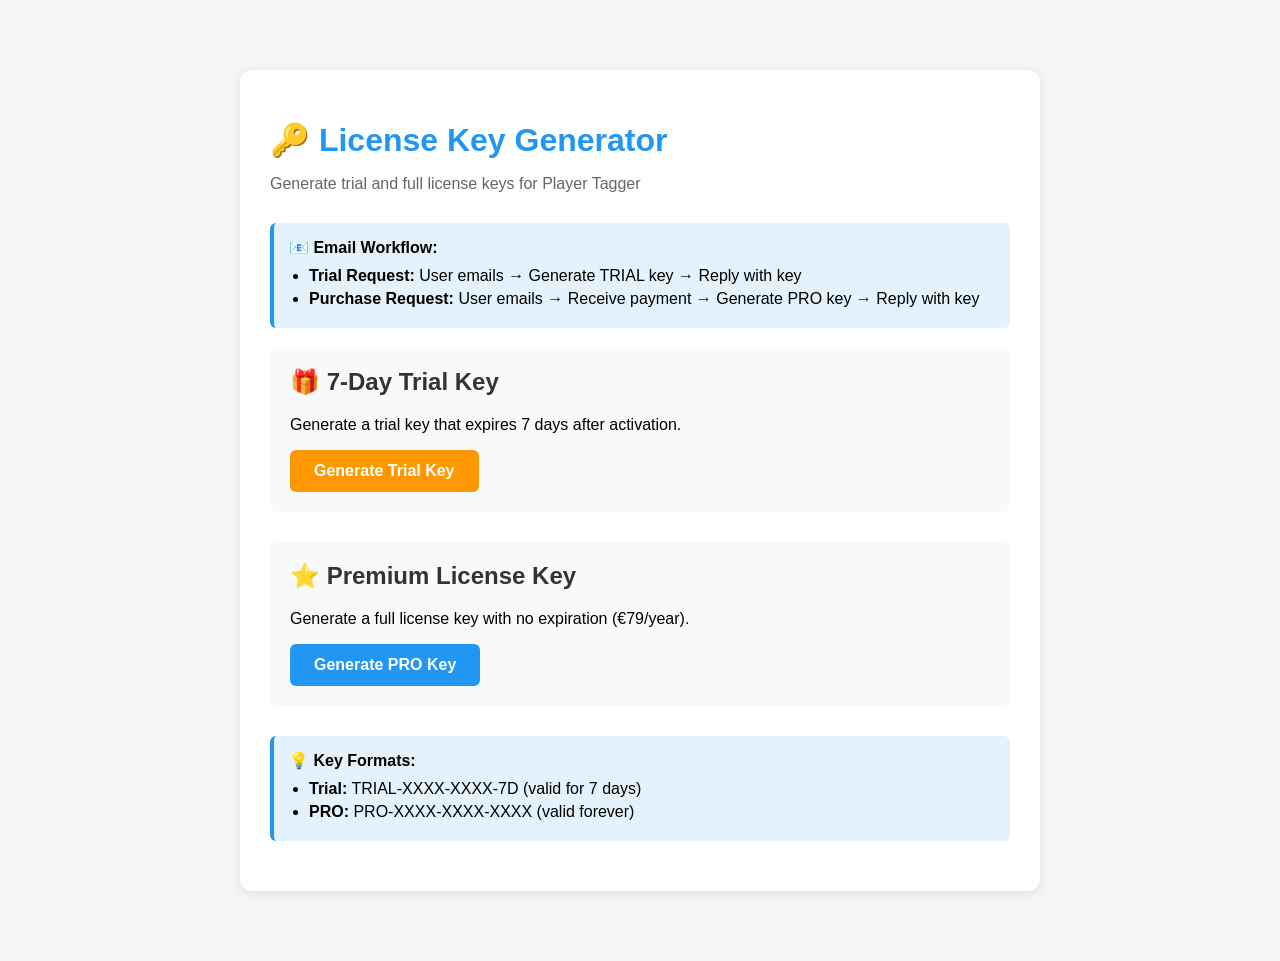
<file: generate-license-keys.html>
<!DOCTYPE html>
<html lang="en">
<head>
    <meta charset="UTF-8">
    <meta name="viewport" content="width=device-width, initial-scale=1.0">
    <title>License Key Generator - Player Tagger</title>
    <style>
        body {
            font-family: -apple-system, BlinkMacSystemFont, 'Segoe UI', Roboto, Oxygen, Ubuntu, Cantarell, sans-serif;
            max-width: 800px;
            margin: 50px auto;
            padding: 20px;
            background: #f5f5f5;
        }
        .container {
            background: white;
            padding: 30px;
            border-radius: 12px;
            box-shadow: 0 2px 10px rgba(0,0,0,0.1);
        }
        h1 {
            color: #2196F3;
            margin-bottom: 10px;
        }
        .subtitle {
            color: #666;
            margin-bottom: 30px;
        }
        .section {
            margin-bottom: 30px;
            padding: 20px;
            background: #f8f9fa;
            border-radius: 8px;
        }
        .section h2 {
            margin-top: 0;
            color: #333;
        }
        button {
            background: #2196F3;
            color: white;
            border: none;
            padding: 12px 24px;
            border-radius: 6px;
            cursor: pointer;
            font-size: 16px;
            font-weight: bold;
        }
        button:hover {
            background: #1976D2;
        }
        button.trial {
            background: #ff9800;
        }
        button.trial:hover {
            background: #f57c00;
        }
        .output {
            margin-top: 15px;
            padding: 15px;
            background: white;
            border: 2px solid #2196F3;
            border-radius: 6px;
            font-family: 'Courier New', monospace;
            font-size: 18px;
            font-weight: bold;
            text-align: center;
            display: none;
        }
        .output.show {
            display: block;
        }
        .copy-btn {
            margin-top: 10px;
            background: #4CAF50;
            padding: 8px 16px;
            font-size: 14px;
        }
        .copy-btn:hover {
            background: #45a049;
        }
        .info {
            background: #e3f2fd;
            padding: 15px;
            border-radius: 6px;
            margin-bottom: 20px;
            border-left: 4px solid #2196F3;
        }
        .info ul {
            margin: 10px 0 0 0;
            padding-left: 20px;
        }
        .info li {
            margin: 5px 0;
        }
    </style>
</head>
<body>
    <div class="container">
        <h1>🔑 License Key Generator</h1>
        <p class="subtitle">Generate trial and full license keys for Player Tagger</p>

        <div class="info">
            <strong>📧 Email Workflow:</strong>
            <ul>
                <li><strong>Trial Request:</strong> User emails → Generate TRIAL key → Reply with key</li>
                <li><strong>Purchase Request:</strong> User emails → Receive payment → Generate PRO key → Reply with key</li>
            </ul>
        </div>

        <div class="section">
            <h2>🎁 7-Day Trial Key</h2>
            <p>Generate a trial key that expires 7 days after activation.</p>
            <button class="trial" onclick="generateTrialKey()">Generate Trial Key</button>
            <div id="trialOutput" class="output"></div>
        </div>

        <div class="section">
            <h2>⭐ Premium License Key</h2>
            <p>Generate a full license key with no expiration (€79/year).</p>
            <button onclick="generateProKey()">Generate PRO Key</button>
            <div id="proOutput" class="output"></div>
        </div>

        <div class="info">
            <strong>💡 Key Formats:</strong>
            <ul>
                <li><strong>Trial:</strong> TRIAL-XXXX-XXXX-7D (valid for 7 days)</li>
                <li><strong>PRO:</strong> PRO-XXXX-XXXX-XXXX (valid forever)</li>
            </ul>
        </div>
    </div>

    <script>
        function generateRandomSegment(length = 4) {
            const chars = 'ABCDEFGHJKLMNPQRSTUVWXYZ23456789'; // Exclude confusing chars
            let result = '';
            for (let i = 0; i < length; i++) {
                result += chars.charAt(Math.floor(Math.random() * chars.length));
            }
            return result;
        }

        function generateTrialKey() {
            const seg1 = generateRandomSegment();
            const seg2 = generateRandomSegment();
            const key = `TRIAL-${seg1}-${seg2}-7D`;

            const output = document.getElementById('trialOutput');
            output.innerHTML = `
                ${key}
                <br>
                <button class="copy-btn" onclick="copyToClipboard('${key}')">📋 Copy to Clipboard</button>
            `;
            output.classList.add('show');
        }

        function generateProKey() {
            let key;
            let isValid = false;

            // Generate until we get a valid checksum
            while (!isValid) {
                const seg1 = generateRandomSegment();
                const seg2 = generateRandomSegment();
                const seg3 = generateRandomSegment();

                // Validate checksum (first two segments must sum to divisible by 7)
                const checksum = seg1 + seg2;
                let sum = 0;
                for (let char of checksum) {
                    sum += char.charCodeAt(0);
                }

                if (sum % 7 === 0) {
                    key = `PRO-${seg1}-${seg2}-${seg3}`;
                    isValid = true;
                }
            }

            const output = document.getElementById('proOutput');
            output.innerHTML = `
                ${key}
                <br>
                <button class="copy-btn" onclick="copyToClipboard('${key}')">📋 Copy to Clipboard</button>
            `;
            output.classList.add('show');
        }

        function copyToClipboard(text) {
            navigator.clipboard.writeText(text).then(() => {
                alert('✓ License key copied to clipboard!\n\nKey: ' + text);
            }).catch(() => {
                // Fallback for older browsers
                const textarea = document.createElement('textarea');
                textarea.value = text;
                document.body.appendChild(textarea);
                textarea.select();
                document.execCommand('copy');
                document.body.removeChild(textarea);
                alert('✓ License key copied to clipboard!\n\nKey: ' + text);
            });
        }
    </script>
</body>
</html>
</file>
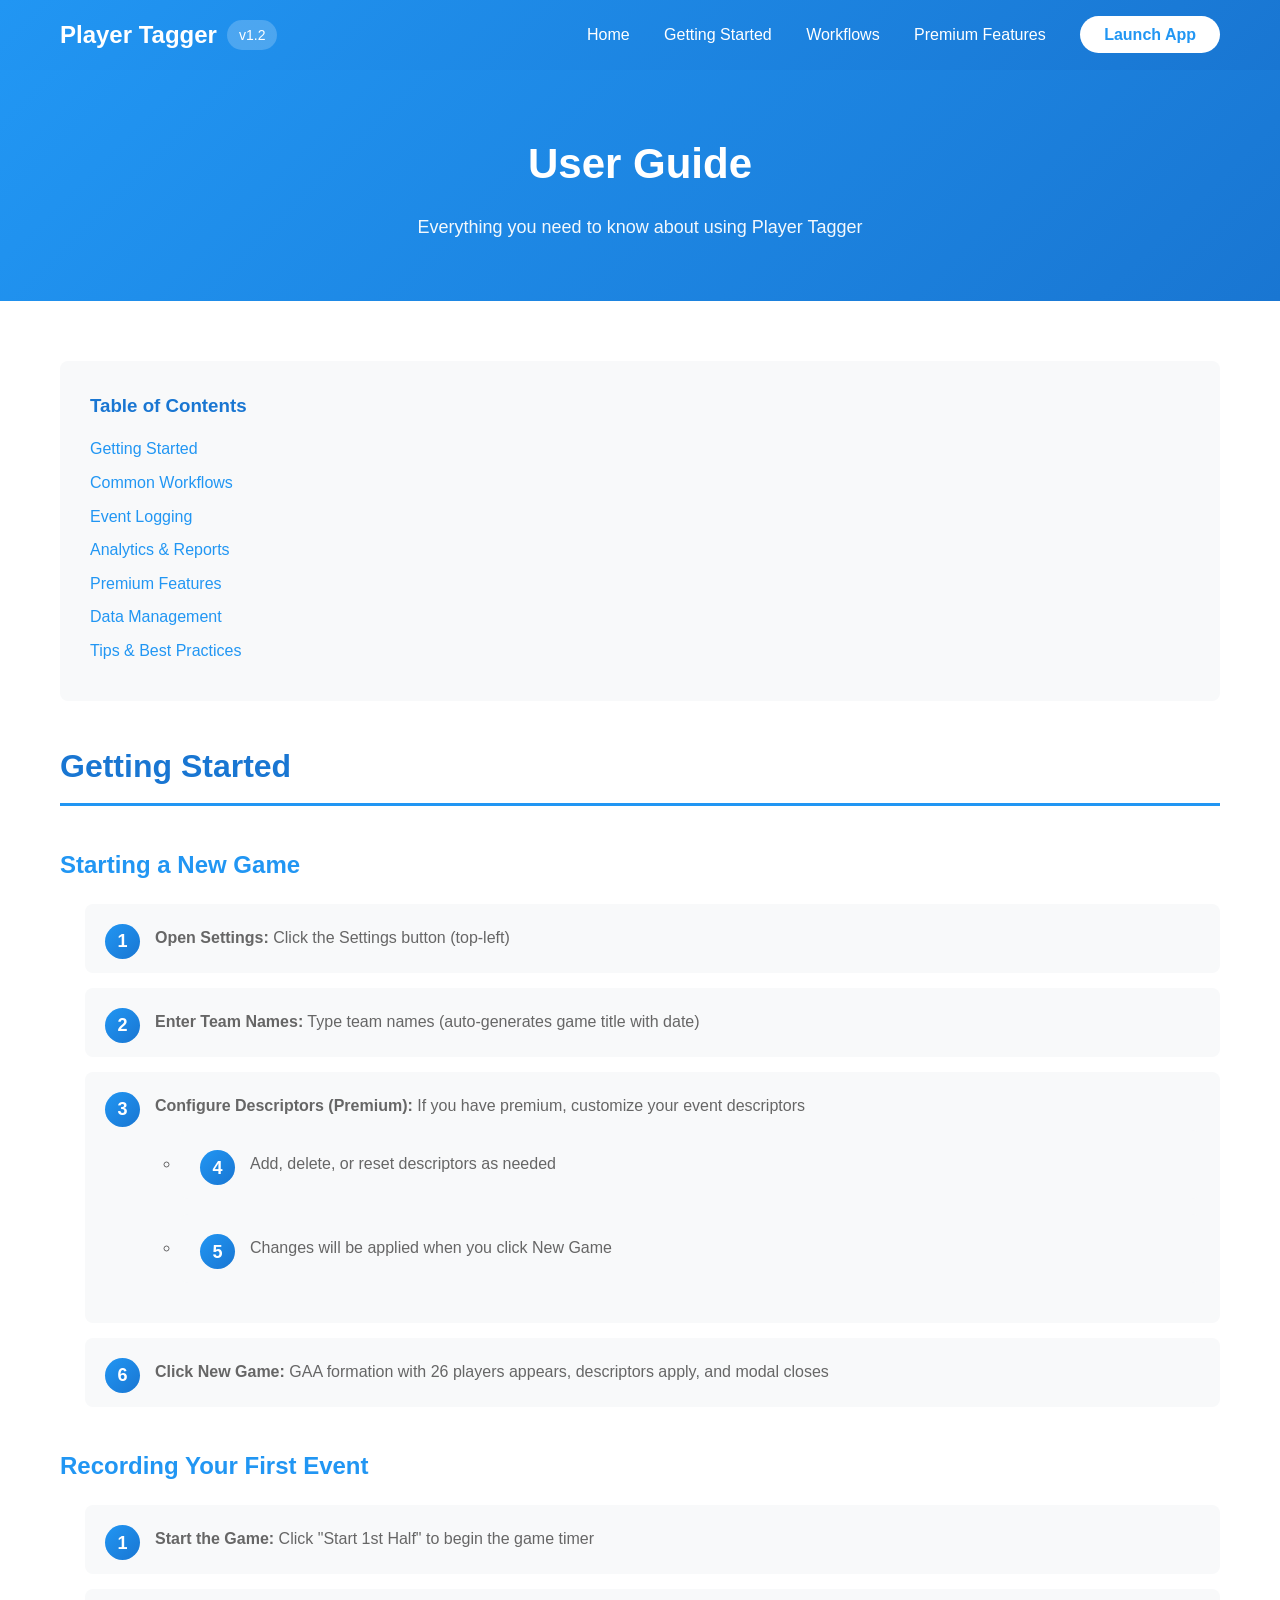
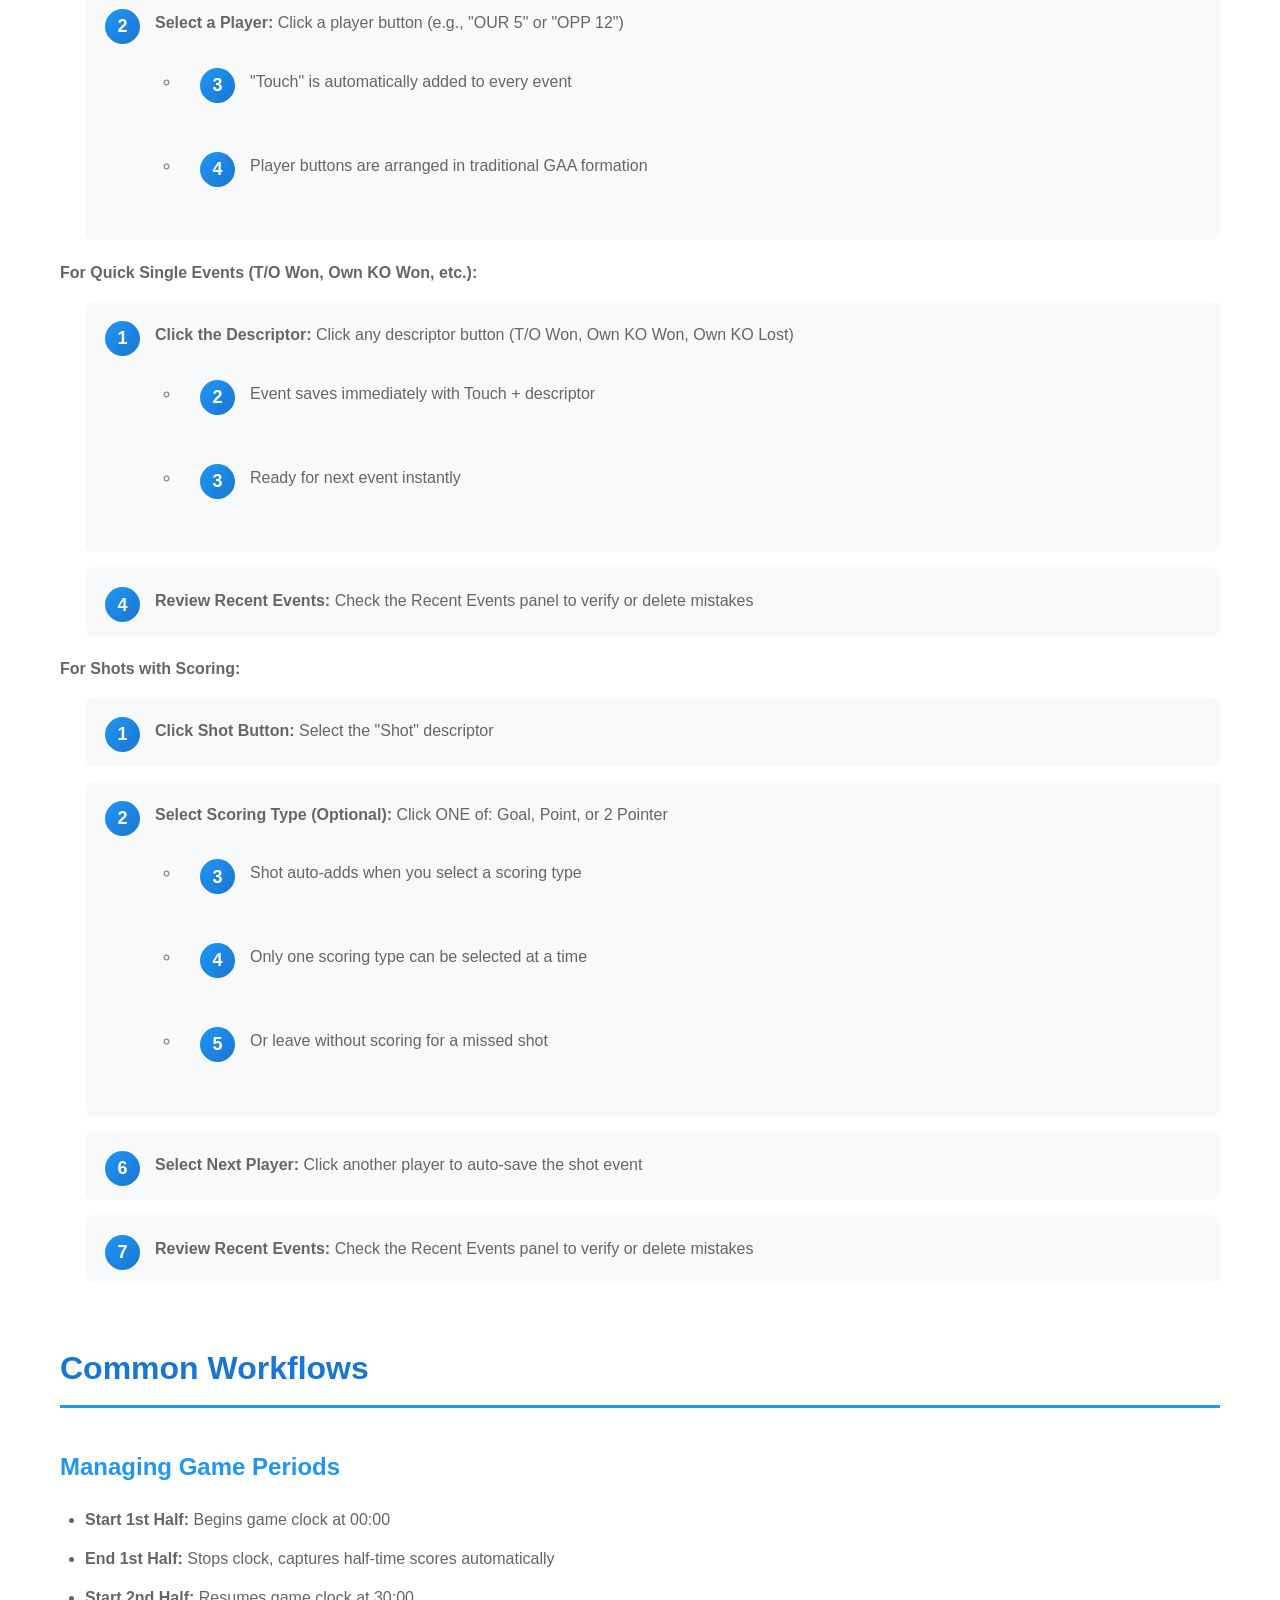
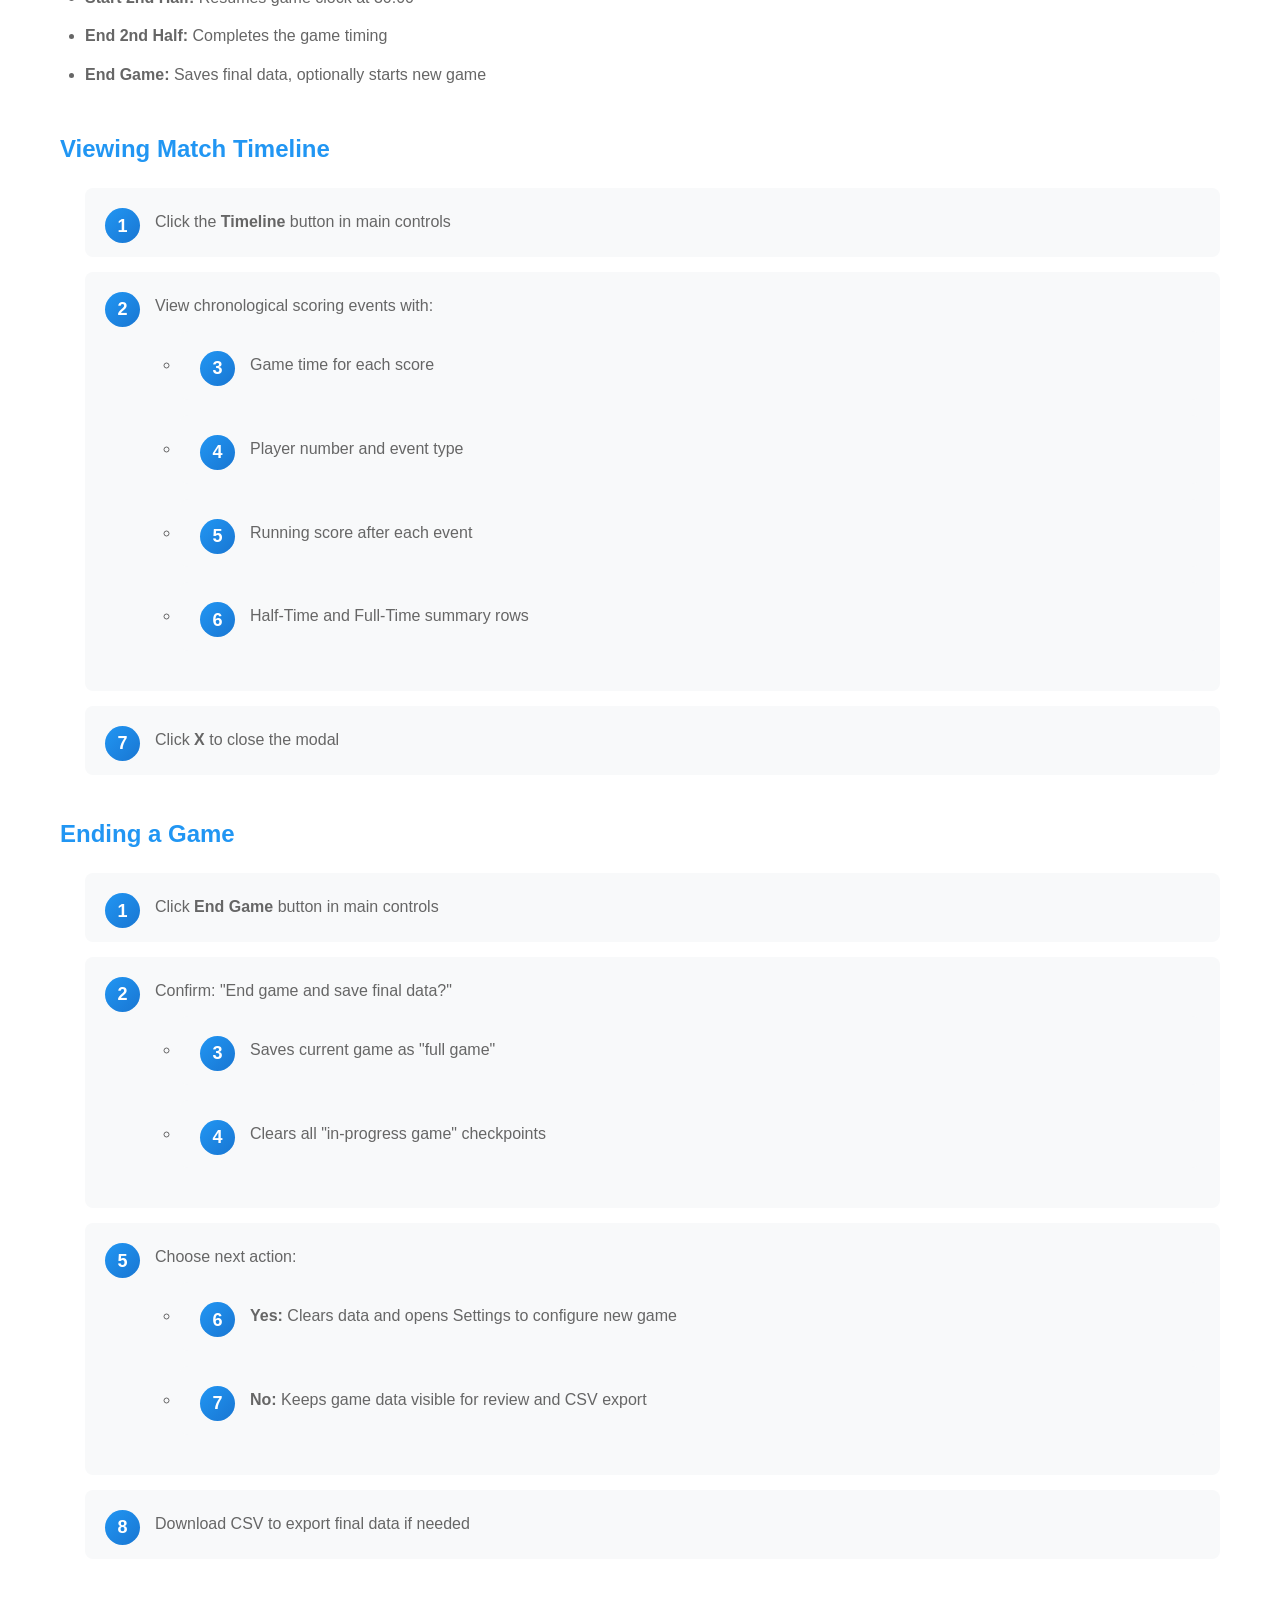
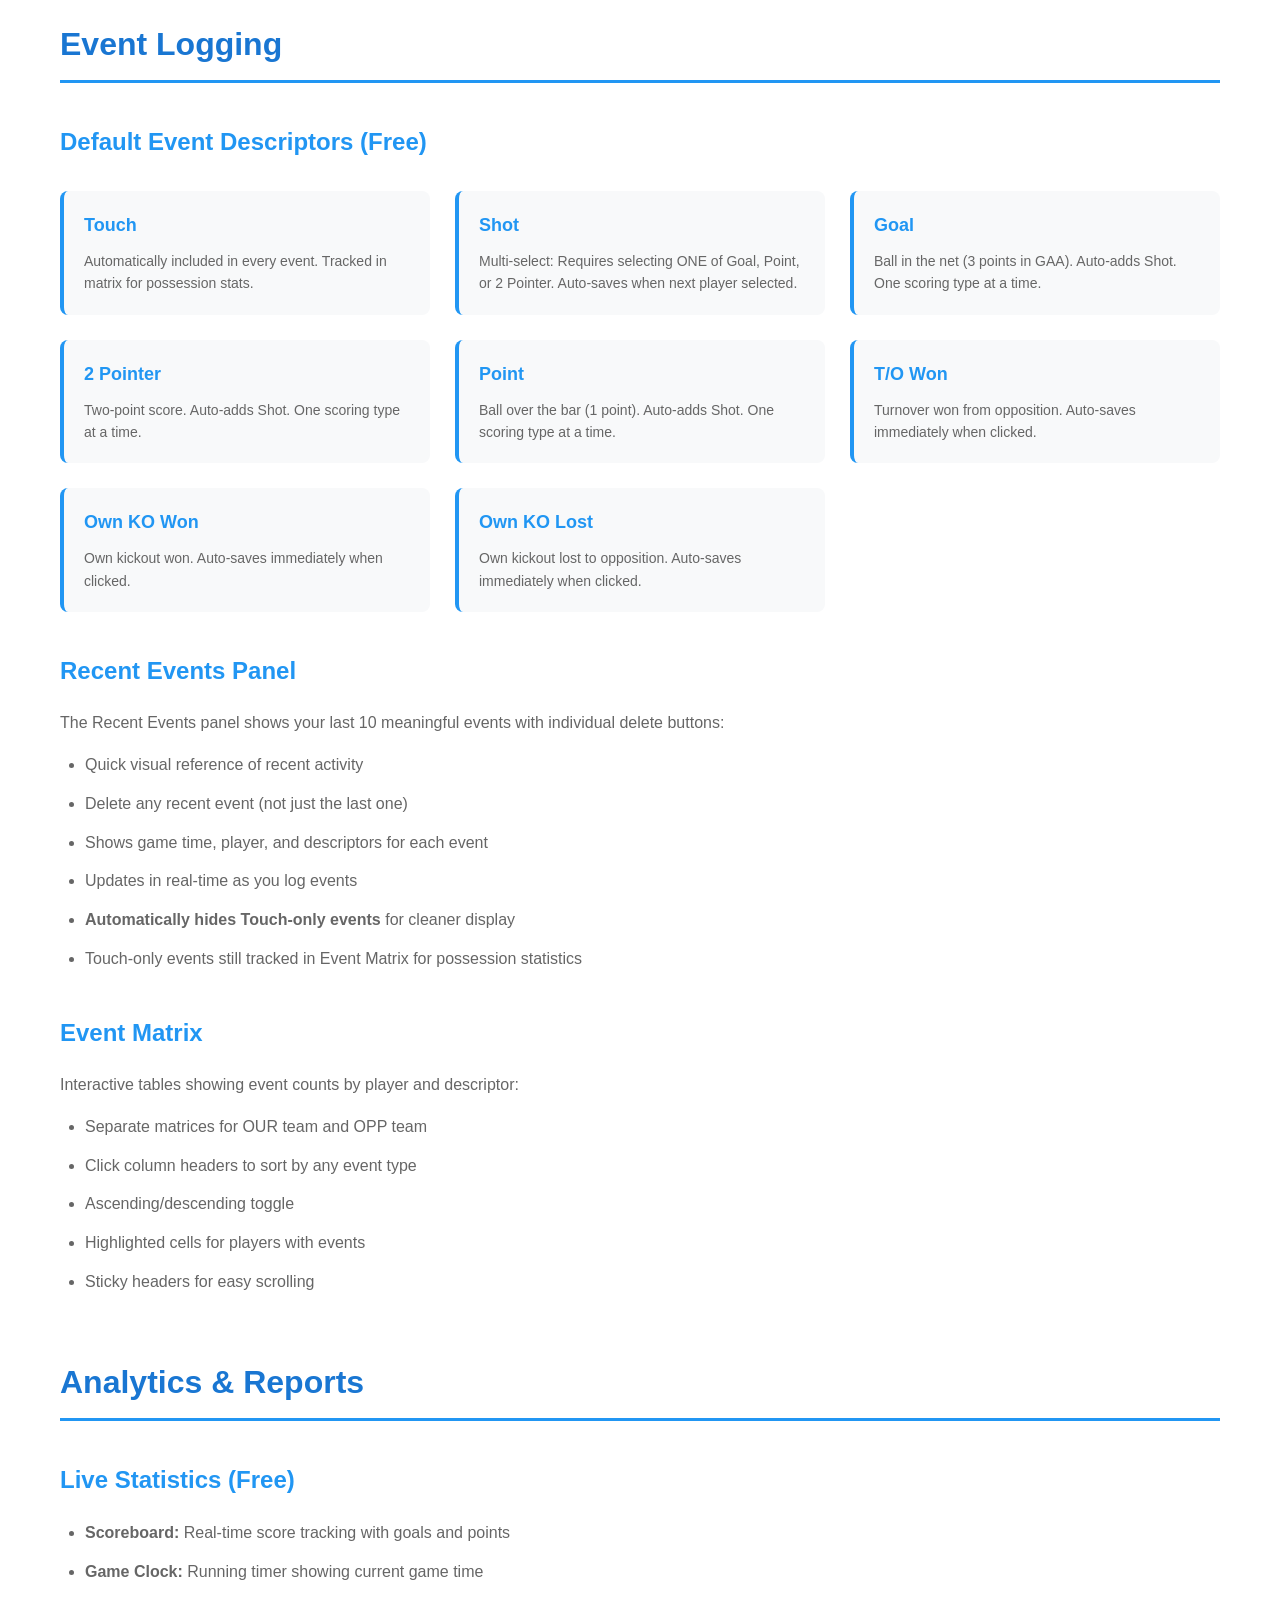
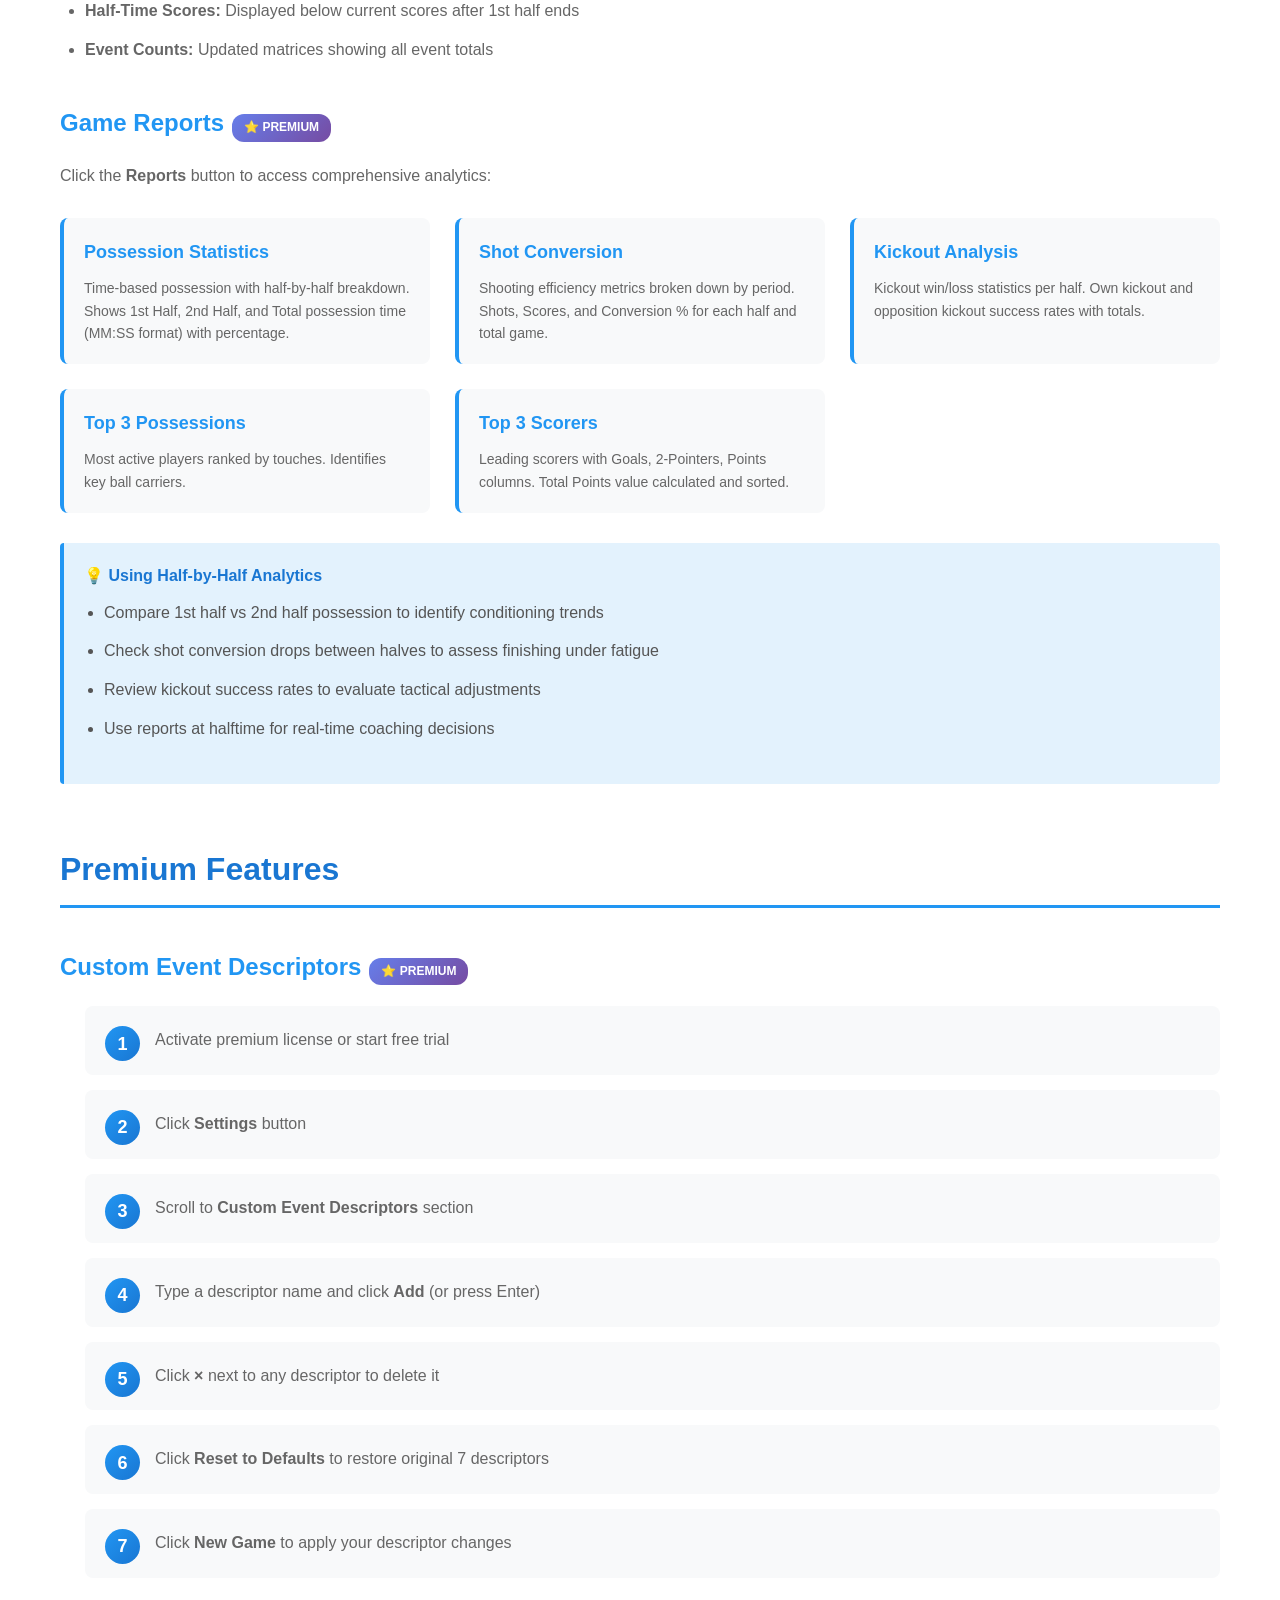
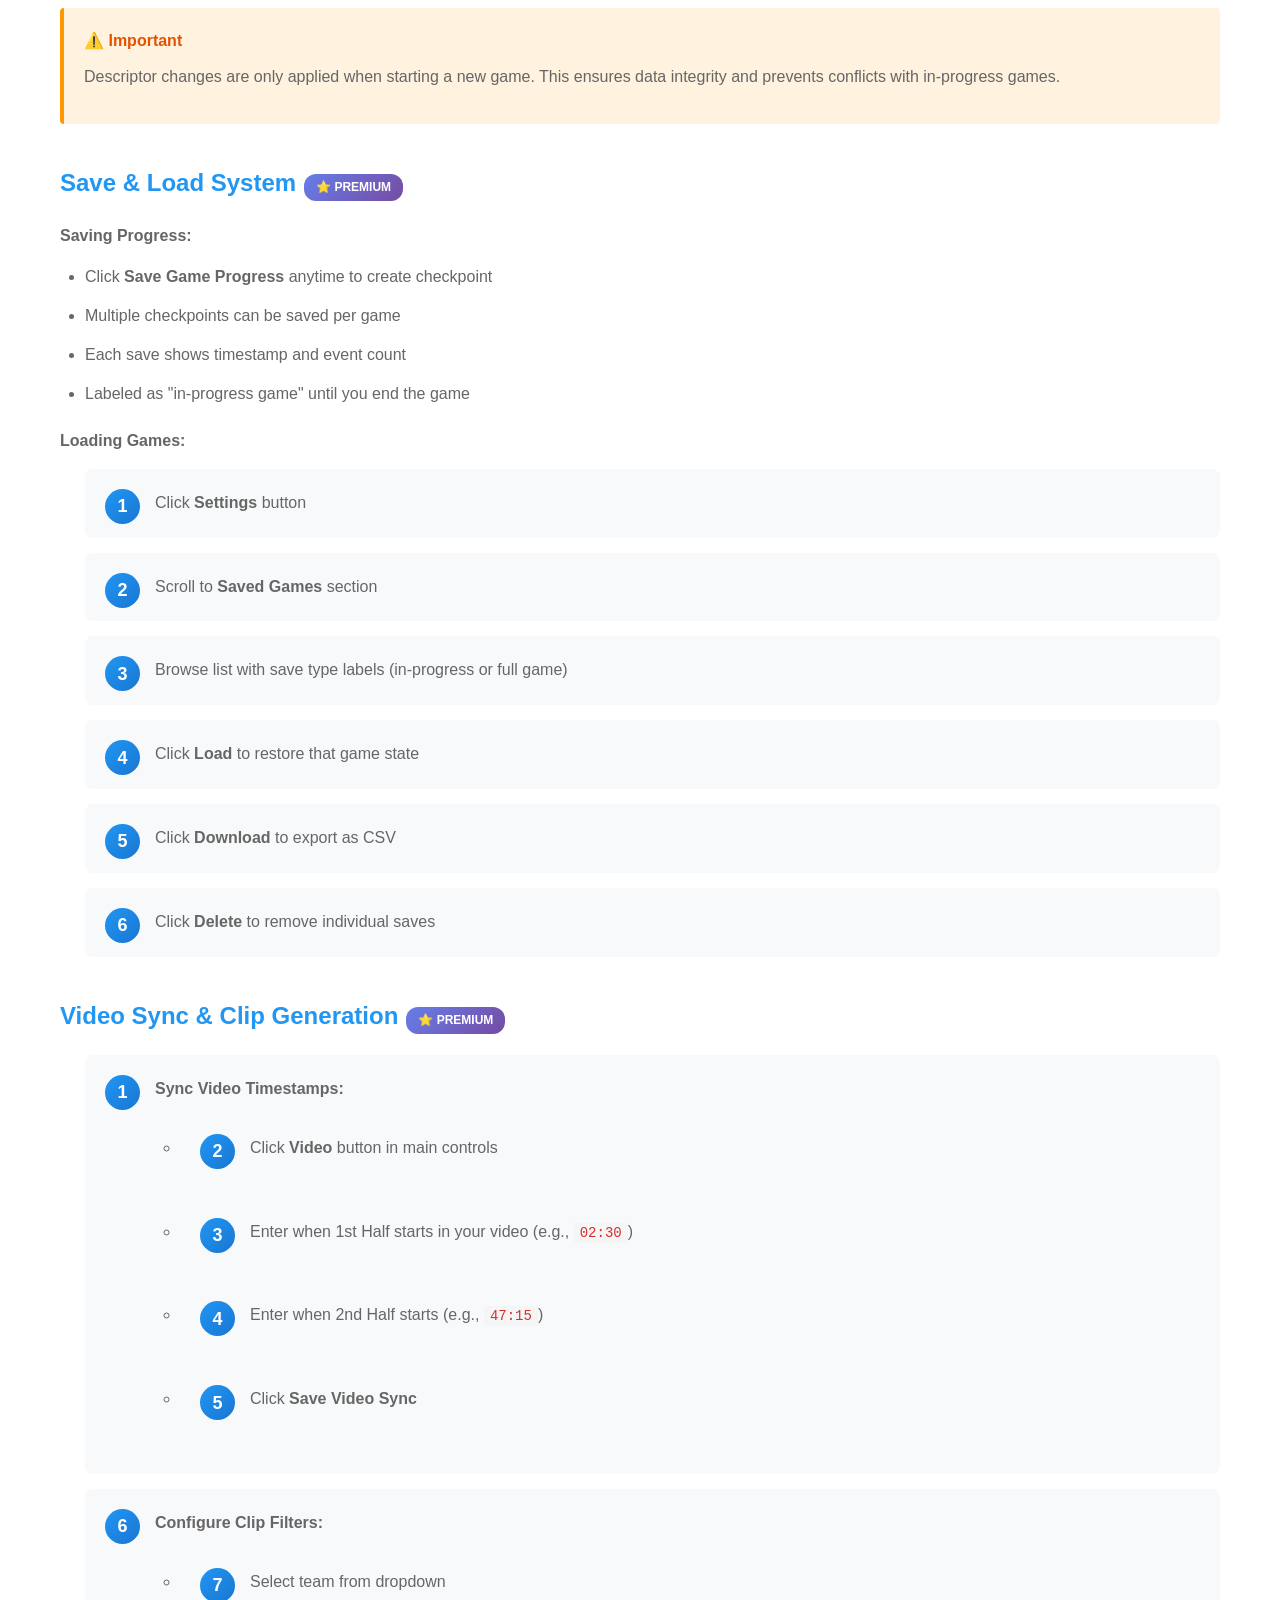
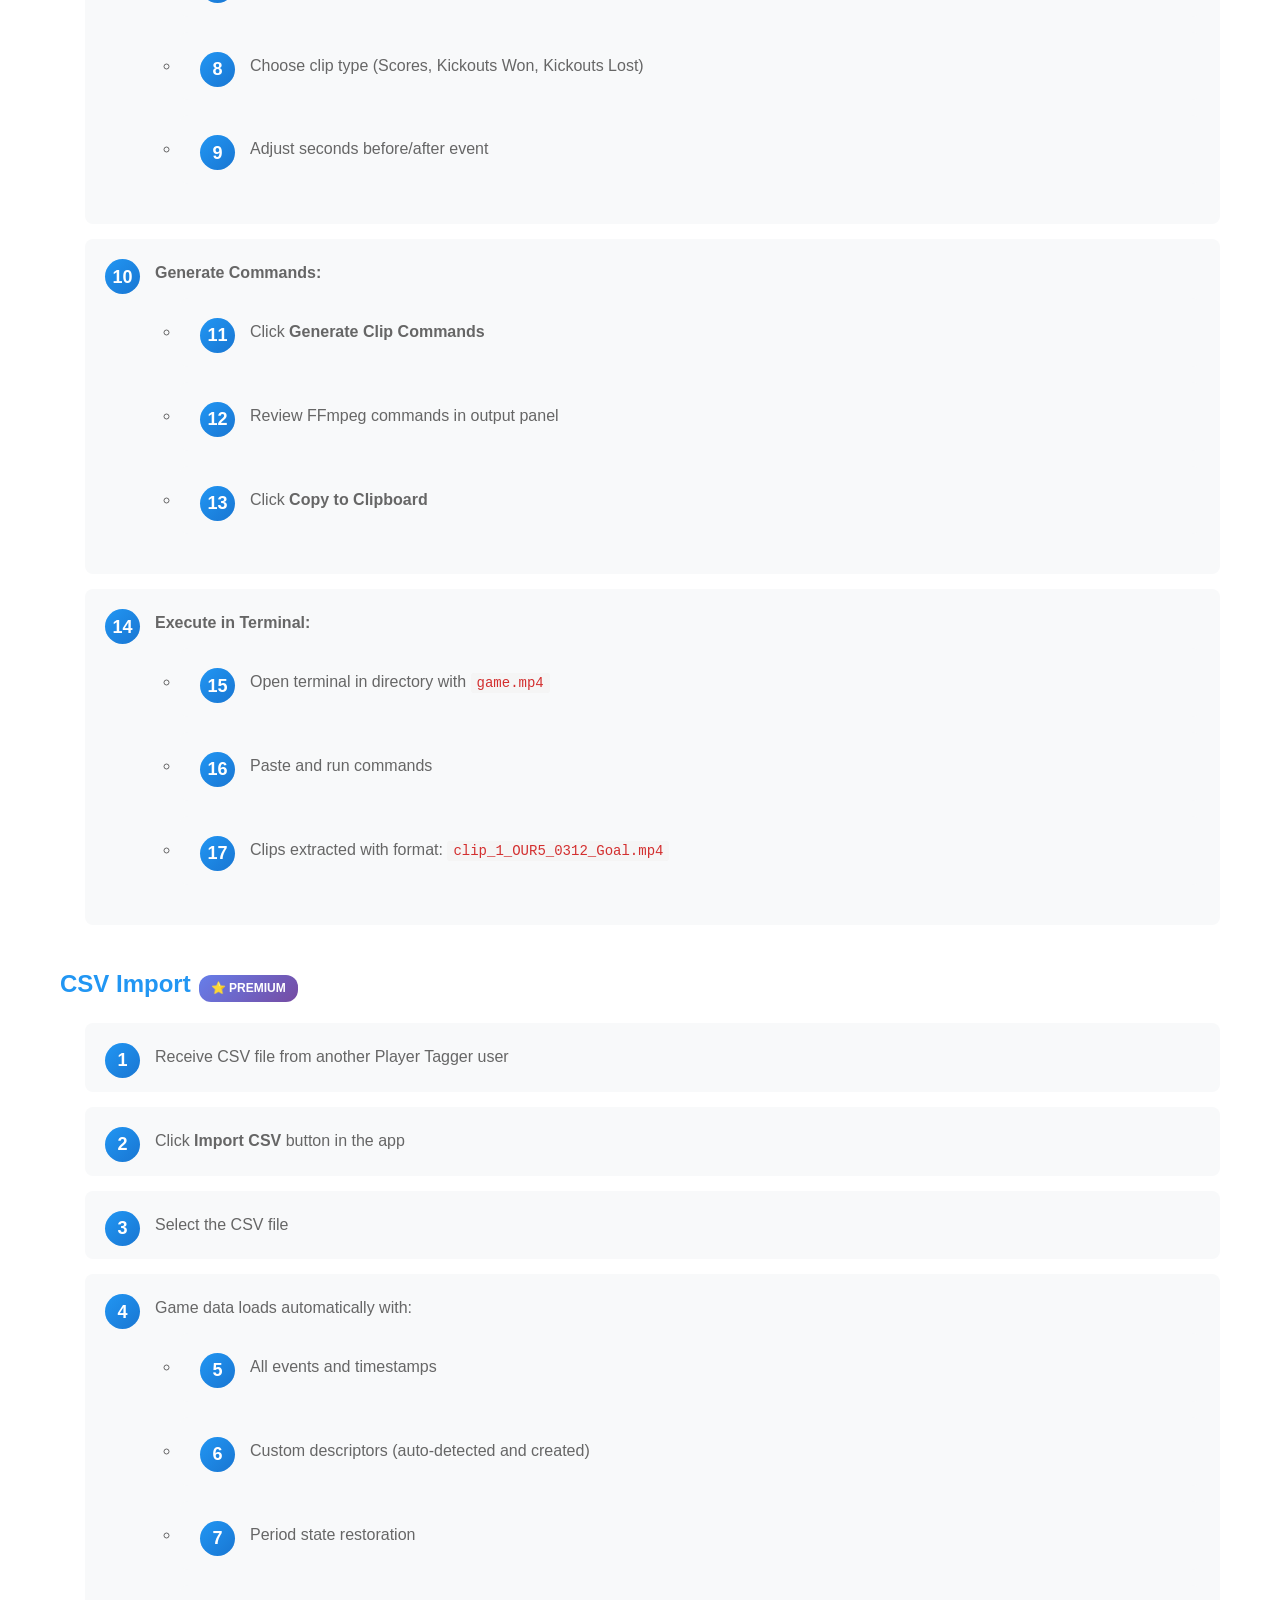
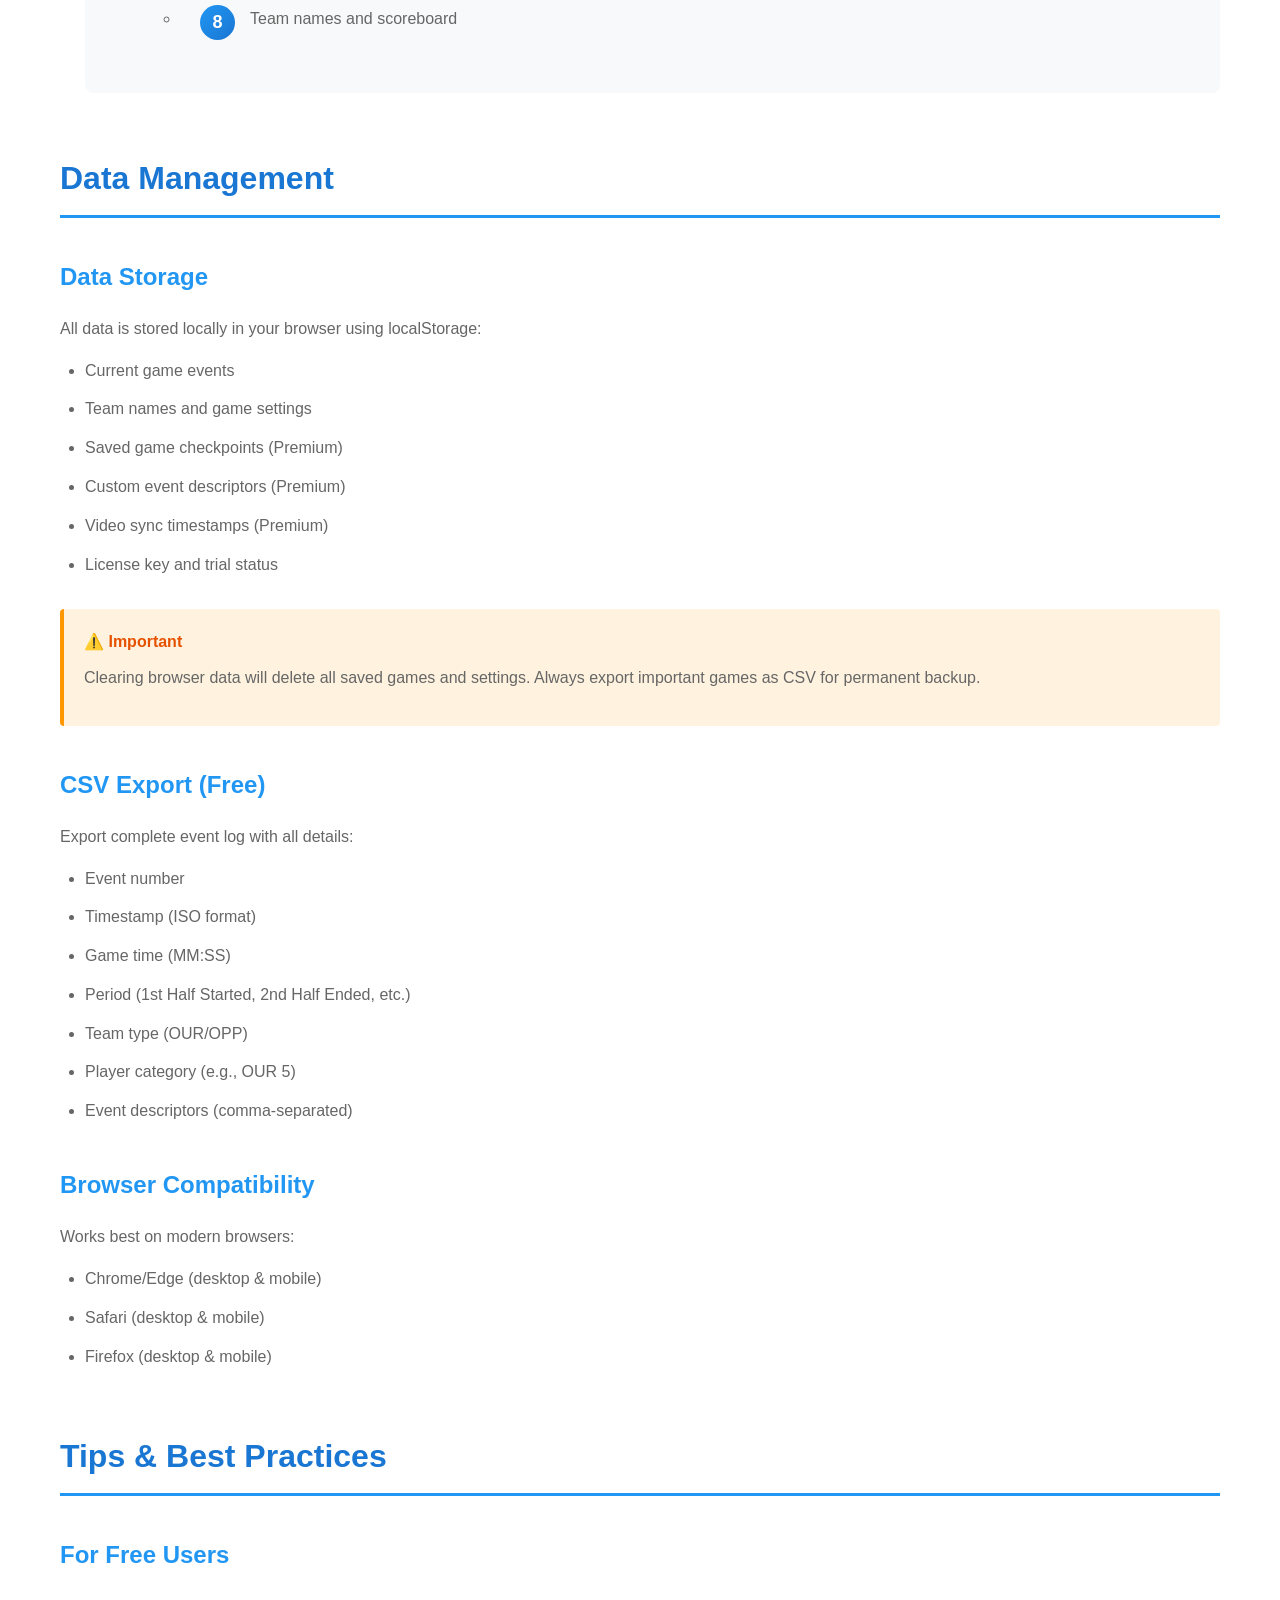
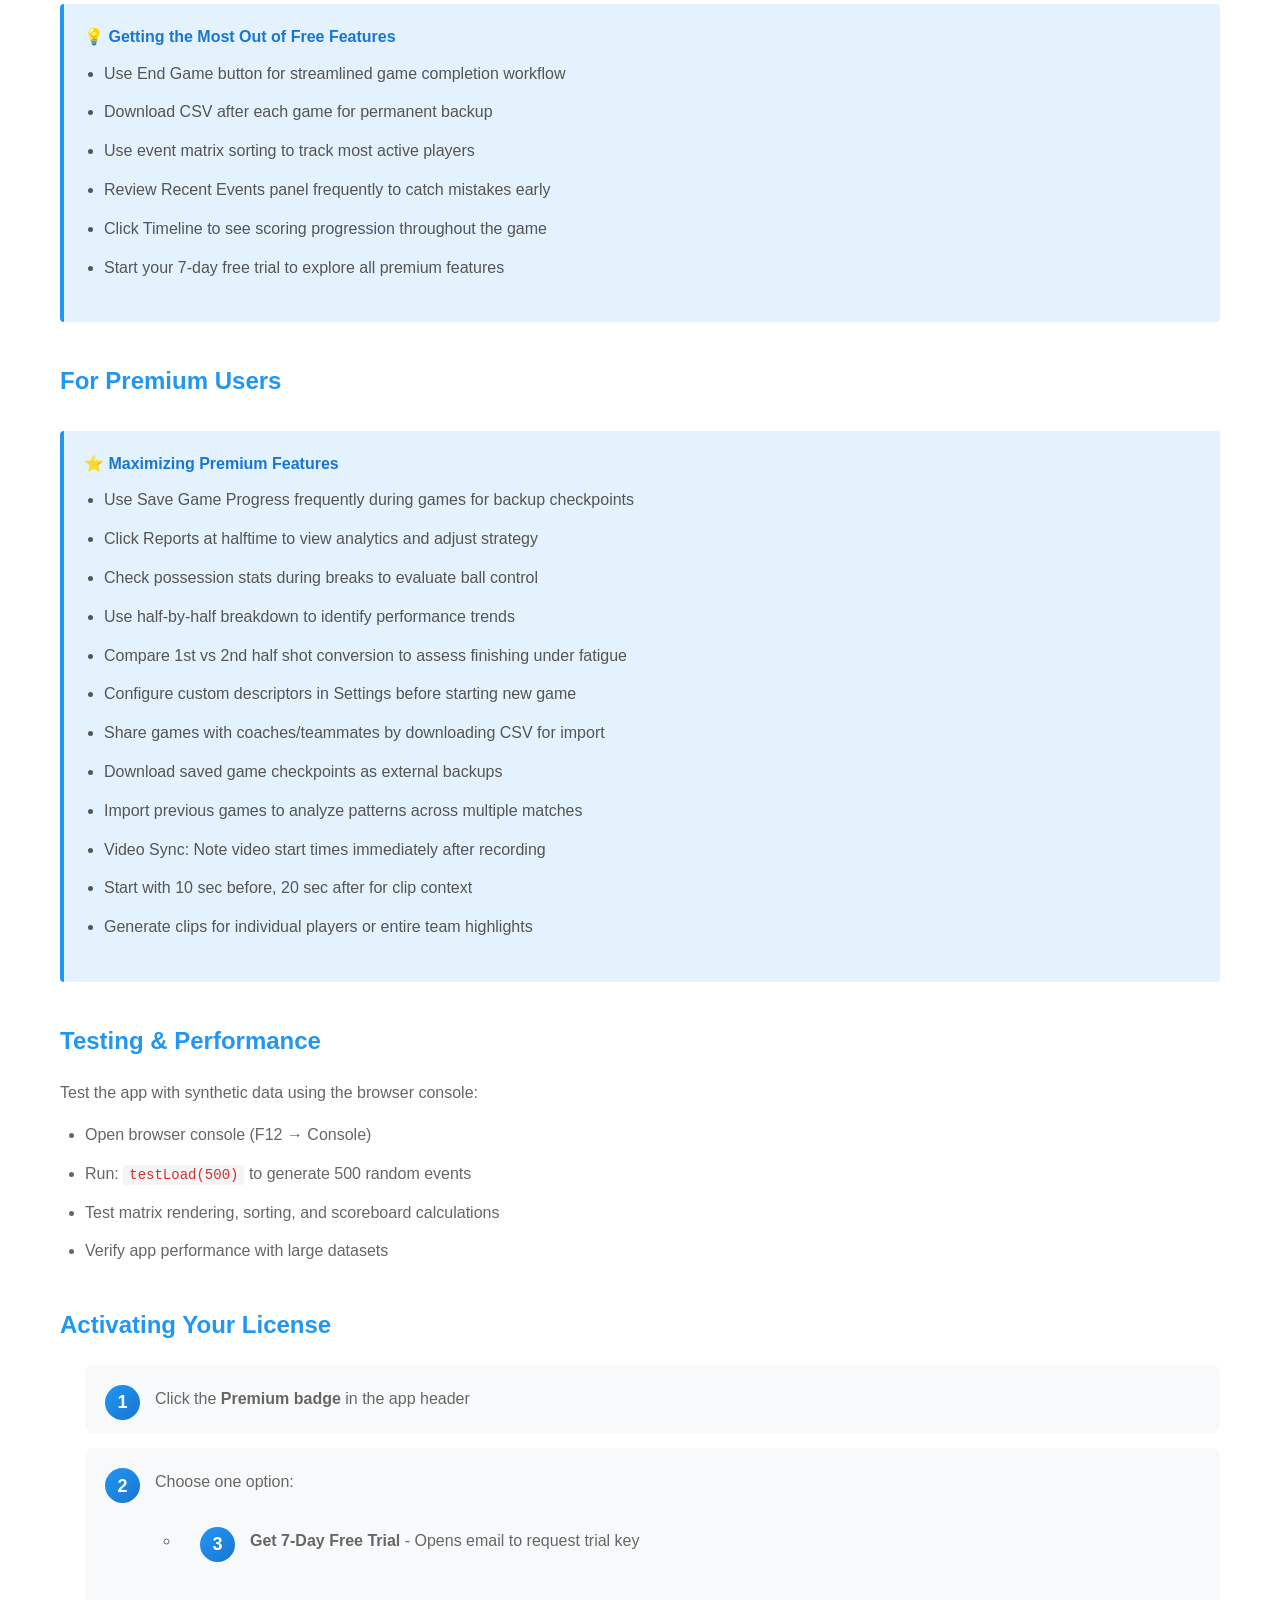
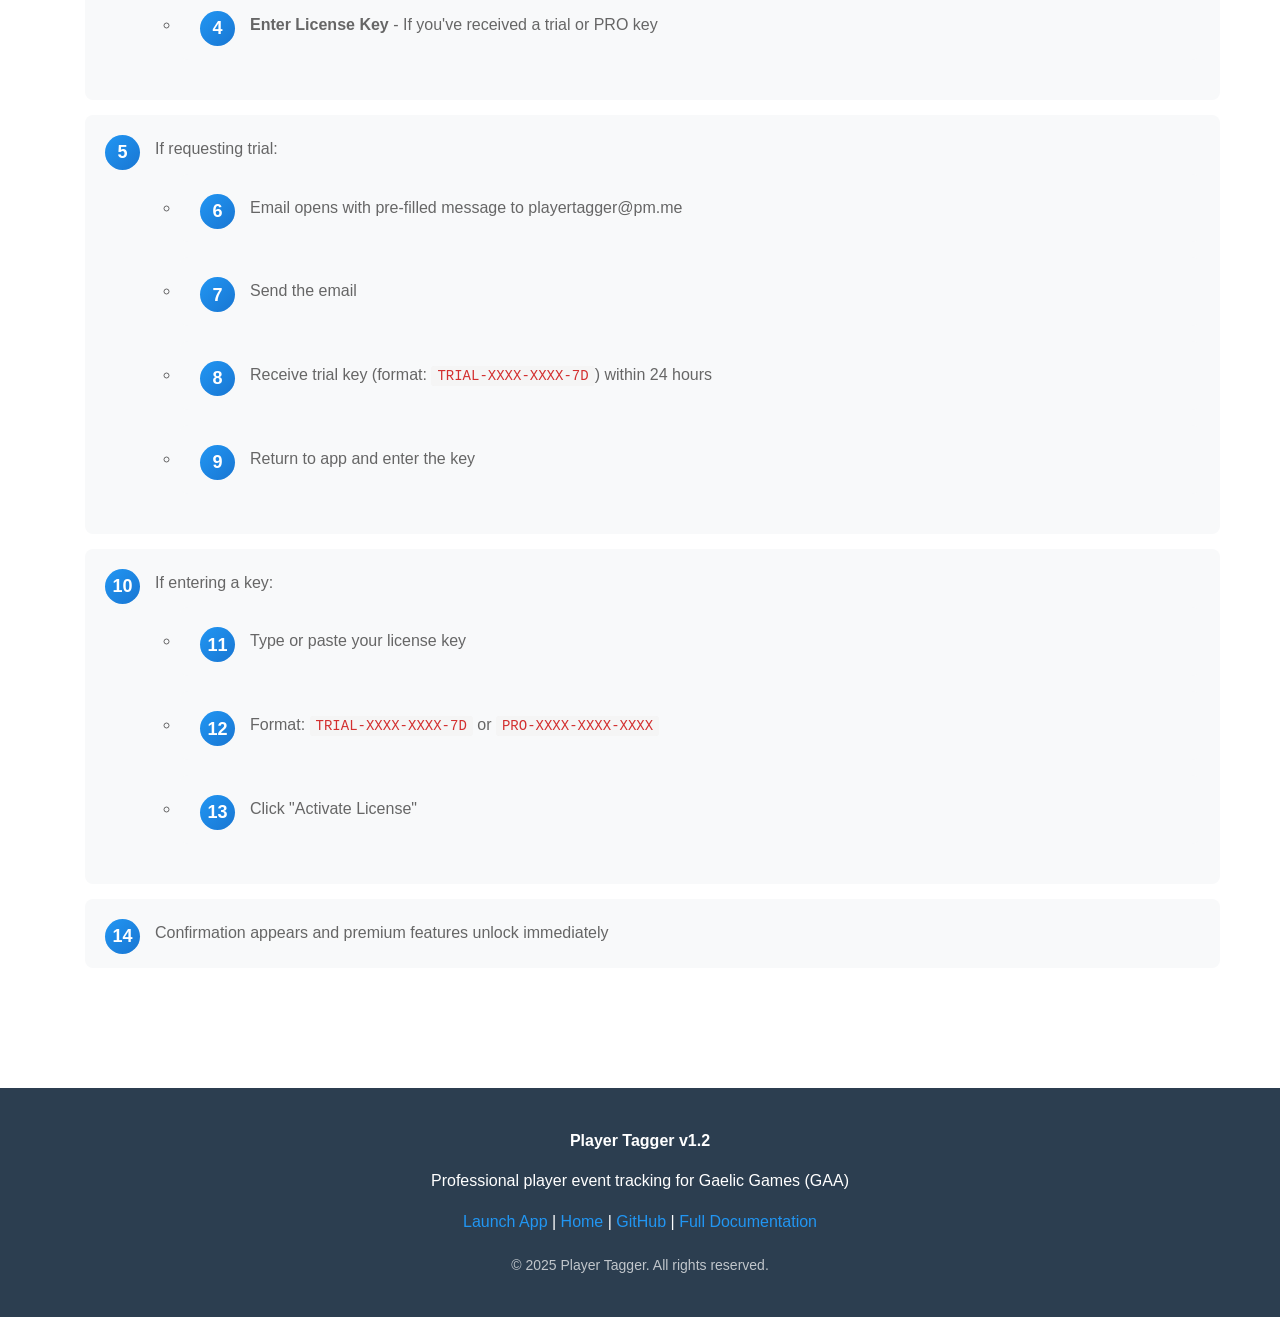
<file: guide.html>
<!DOCTYPE html>
<html lang="en">
<head>
    <meta charset="UTF-8">
    <meta name="viewport" content="width=device-width, initial-scale=1.0">
    <title>User Guide - Player Tagger</title>
    <meta name="description" content="Complete user guide for Player Tagger - Learn how to track player events, manage games, and use premium features.">
    <style>
        * {
            margin: 0;
            padding: 0;
            box-sizing: border-box;
        }

        body {
            font-family: -apple-system, BlinkMacSystemFont, 'Segoe UI', 'Roboto', 'Helvetica', 'Arial', sans-serif;
            line-height: 1.6;
            color: #333;
            background: #f8f9fa;
        }

        .container {
            max-width: 1200px;
            margin: 0 auto;
            padding: 0 20px;
        }

        /* Header */
        header {
            background: linear-gradient(135deg, #2196F3 0%, #1976D2 100%);
            color: white;
            padding: 1rem 0;
            box-shadow: 0 2px 10px rgba(0,0,0,0.1);
        }

        header .container {
            display: flex;
            justify-content: space-between;
            align-items: center;
        }

        .logo {
            font-size: 24px;
            font-weight: bold;
            display: flex;
            align-items: center;
            gap: 10px;
        }

        .version-badge {
            background: rgba(255,255,255,0.2);
            padding: 4px 12px;
            border-radius: 20px;
            font-size: 14px;
            font-weight: normal;
        }

        nav a {
            color: white;
            text-decoration: none;
            margin-left: 30px;
            font-weight: 500;
            transition: opacity 0.3s;
        }

        nav a:hover {
            opacity: 0.8;
        }

        .launch-btn {
            background: white;
            color: #2196F3;
            padding: 10px 24px;
            border-radius: 25px;
            font-weight: bold;
            margin-left: 30px;
            transition: transform 0.2s;
        }

        .launch-btn:hover {
            transform: scale(1.05);
        }

        /* Hero Section */
        .hero {
            background: linear-gradient(135deg, #2196F3 0%, #1976D2 100%);
            color: white;
            padding: 60px 0;
            text-align: center;
        }

        .hero h1 {
            font-size: 42px;
            margin-bottom: 15px;
            font-weight: 700;
        }

        .hero p {
            font-size: 18px;
            opacity: 0.95;
        }

        /* Content Section */
        .content {
            padding: 60px 0;
            background: white;
        }

        .section-title {
            font-size: 32px;
            margin-bottom: 30px;
            color: #1976D2;
            border-bottom: 3px solid #2196F3;
            padding-bottom: 10px;
        }

        .subsection-title {
            font-size: 24px;
            margin-top: 40px;
            margin-bottom: 20px;
            color: #2196F3;
        }

        .guide-section {
            margin-bottom: 60px;
        }

        .guide-section p {
            margin-bottom: 15px;
            color: #666;
            font-size: 16px;
        }

        .guide-section ul, .guide-section ol {
            margin-left: 25px;
            margin-bottom: 20px;
        }

        .guide-section li {
            margin-bottom: 10px;
            color: #666;
            line-height: 1.8;
        }

        .feature-grid {
            display: grid;
            grid-template-columns: repeat(auto-fit, minmax(300px, 1fr));
            gap: 25px;
            margin: 30px 0;
        }

        .feature-item {
            background: #f8f9fa;
            padding: 20px;
            border-radius: 8px;
            border-left: 4px solid #2196F3;
        }

        .feature-item h4 {
            color: #2196F3;
            margin-bottom: 10px;
            font-size: 18px;
        }

        .feature-item p {
            color: #666;
            font-size: 14px;
            margin: 0;
        }

        .premium-badge {
            display: inline-block;
            background: linear-gradient(135deg, #667eea 0%, #764ba2 100%);
            color: white;
            padding: 4px 12px;
            border-radius: 12px;
            font-size: 12px;
            font-weight: bold;
            margin-left: 8px;
        }

        .step-list {
            counter-reset: step-counter;
            list-style: none;
            margin-left: 0;
        }

        .step-list li {
            counter-increment: step-counter;
            padding: 20px;
            margin-bottom: 15px;
            background: #f8f9fa;
            border-radius: 8px;
            position: relative;
            padding-left: 70px;
        }

        .step-list li:before {
            content: counter(step-counter);
            position: absolute;
            left: 20px;
            top: 20px;
            background: linear-gradient(135deg, #2196F3 0%, #1976D2 100%);
            color: white;
            width: 35px;
            height: 35px;
            border-radius: 50%;
            display: flex;
            align-items: center;
            justify-content: center;
            font-weight: bold;
            font-size: 18px;
        }

        .tip-box {
            background: #e3f2fd;
            border-left: 4px solid #2196F3;
            padding: 20px;
            margin: 30px 0;
            border-radius: 4px;
        }

        .tip-box h4 {
            color: #1976D2;
            margin-bottom: 10px;
        }

        .tip-box ul {
            margin-left: 20px;
        }

        .tip-box li {
            color: #555;
        }

        .warning-box {
            background: #fff3e0;
            border-left: 4px solid #ff9800;
            padding: 20px;
            margin: 30px 0;
            border-radius: 4px;
        }

        .warning-box h4 {
            color: #e65100;
            margin-bottom: 10px;
        }

        code {
            background: #f5f5f5;
            padding: 2px 6px;
            border-radius: 3px;
            font-family: 'Courier New', monospace;
            color: #d32f2f;
            font-size: 14px;
        }

        /* Table of Contents */
        .toc {
            background: #f8f9fa;
            padding: 30px;
            border-radius: 8px;
            margin-bottom: 40px;
        }

        .toc h3 {
            color: #1976D2;
            margin-bottom: 15px;
        }

        .toc ul {
            list-style: none;
            margin-left: 0;
        }

        .toc li {
            margin-bottom: 8px;
        }

        .toc a {
            color: #2196F3;
            text-decoration: none;
            transition: color 0.3s;
        }

        .toc a:hover {
            color: #1976D2;
            text-decoration: underline;
        }

        /* Footer */
        footer {
            background: #2c3e50;
            color: white;
            padding: 40px 0;
            text-align: center;
        }

        footer a {
            color: #2196F3;
            text-decoration: none;
        }

        footer a:hover {
            text-decoration: underline;
        }

        /* Responsive */
        @media (max-width: 768px) {
            .hero h1 {
                font-size: 32px;
            }

            nav {
                display: none;
            }

            .feature-grid {
                grid-template-columns: 1fr;
            }

            .section-title {
                font-size: 28px;
            }

            .subsection-title {
                font-size: 20px;
            }
        }
    </style>
</head>
<body>
    <!-- Header -->
    <header>
        <div class="container">
            <div class="logo">
                Player Tagger
                <span class="version-badge">v1.2</span>
            </div>
            <nav>
                <a href="default.php">Home</a>
                <a href="#getting-started">Getting Started</a>
                <a href="#workflows">Workflows</a>
                <a href="#premium">Premium Features</a>
                <a href="player-app.html" class="launch-btn">Launch App</a>
            </nav>
        </div>
    </header>

    <!-- Hero Section -->
    <section class="hero">
        <div class="container">
            <h1>User Guide</h1>
            <p>Everything you need to know about using Player Tagger</p>
        </div>
    </section>

    <!-- Content Section -->
    <section class="content">
        <div class="container">
            <!-- Table of Contents -->
            <div class="toc">
                <h3>Table of Contents</h3>
                <ul>
                    <li><a href="#getting-started">Getting Started</a></li>
                    <li><a href="#workflows">Common Workflows</a></li>
                    <li><a href="#event-logging">Event Logging</a></li>
                    <li><a href="#analytics">Analytics & Reports</a></li>
                    <li><a href="#premium">Premium Features</a></li>
                    <li><a href="#data-management">Data Management</a></li>
                    <li><a href="#tips">Tips & Best Practices</a></li>
                </ul>
            </div>

            <!-- Getting Started -->
            <div class="guide-section" id="getting-started">
                <h2 class="section-title">Getting Started</h2>

                <h3 class="subsection-title">Starting a New Game</h3>
                <ol class="step-list">
                    <li>
                        <strong>Open Settings:</strong> Click the Settings button (top-left)
                    </li>
                    <li>
                        <strong>Enter Team Names:</strong> Type team names (auto-generates game title with date)
                    </li>
                    <li>
                        <strong>Configure Descriptors (Premium):</strong> If you have premium, customize your event descriptors
                        <ul style="margin-top: 10px;">
                            <li>Add, delete, or reset descriptors as needed</li>
                            <li>Changes will be applied when you click New Game</li>
                        </ul>
                    </li>
                    <li>
                        <strong>Click New Game:</strong> GAA formation with 26 players appears, descriptors apply, and modal closes
                    </li>
                </ol>

                <h3 class="subsection-title">Recording Your First Event</h3>
                <ol class="step-list">
                    <li>
                        <strong>Start the Game:</strong> Click "Start 1st Half" to begin the game timer
                    </li>
                    <li>
                        <strong>Select a Player:</strong> Click a player button (e.g., "OUR 5" or "OPP 12")
                        <ul style="margin-top: 10px;">
                            <li>"Touch" is automatically added to every event</li>
                            <li>Player buttons are arranged in traditional GAA formation</li>
                        </ul>
                    </li>
                </ol>

                <p><strong>For Quick Single Events (T/O Won, Own KO Won, etc.):</strong></p>
                <ol class="step-list">
                    <li>
                        <strong>Click the Descriptor:</strong> Click any descriptor button (T/O Won, Own KO Won, Own KO Lost)
                        <ul style="margin-top: 10px;">
                            <li>Event saves immediately with Touch + descriptor</li>
                            <li>Ready for next event instantly</li>
                        </ul>
                    </li>
                    <li>
                        <strong>Review Recent Events:</strong> Check the Recent Events panel to verify or delete mistakes
                    </li>
                </ol>

                <p><strong>For Shots with Scoring:</strong></p>
                <ol class="step-list">
                    <li>
                        <strong>Click Shot Button:</strong> Select the "Shot" descriptor
                    </li>
                    <li>
                        <strong>Select Scoring Type (Optional):</strong> Click ONE of: Goal, Point, or 2 Pointer
                        <ul style="margin-top: 10px;">
                            <li>Shot auto-adds when you select a scoring type</li>
                            <li>Only one scoring type can be selected at a time</li>
                            <li>Or leave without scoring for a missed shot</li>
                        </ul>
                    </li>
                    <li>
                        <strong>Select Next Player:</strong> Click another player to auto-save the shot event
                    </li>
                    <li>
                        <strong>Review Recent Events:</strong> Check the Recent Events panel to verify or delete mistakes
                    </li>
                </ol>
            </div>

            <!-- Workflows -->
            <div class="guide-section" id="workflows">
                <h2 class="section-title">Common Workflows</h2>

                <h3 class="subsection-title">Managing Game Periods</h3>
                <ul>
                    <li><strong>Start 1st Half:</strong> Begins game clock at 00:00</li>
                    <li><strong>End 1st Half:</strong> Stops clock, captures half-time scores automatically</li>
                    <li><strong>Start 2nd Half:</strong> Resumes game clock at 30:00</li>
                    <li><strong>End 2nd Half:</strong> Completes the game timing</li>
                    <li><strong>End Game:</strong> Saves final data, optionally starts new game</li>
                </ul>

                <h3 class="subsection-title">Viewing Match Timeline</h3>
                <ol class="step-list">
                    <li>Click the <strong>Timeline</strong> button in main controls</li>
                    <li>View chronological scoring events with:
                        <ul style="margin-top: 10px;">
                            <li>Game time for each score</li>
                            <li>Player number and event type</li>
                            <li>Running score after each event</li>
                            <li>Half-Time and Full-Time summary rows</li>
                        </ul>
                    </li>
                    <li>Click <strong>X</strong> to close the modal</li>
                </ol>

                <h3 class="subsection-title">Ending a Game</h3>
                <ol class="step-list">
                    <li>Click <strong>End Game</strong> button in main controls</li>
                    <li>Confirm: "End game and save final data?"
                        <ul style="margin-top: 10px;">
                            <li>Saves current game as "full game"</li>
                            <li>Clears all "in-progress game" checkpoints</li>
                        </ul>
                    </li>
                    <li>Choose next action:
                        <ul style="margin-top: 10px;">
                            <li><strong>Yes:</strong> Clears data and opens Settings to configure new game</li>
                            <li><strong>No:</strong> Keeps game data visible for review and CSV export</li>
                        </ul>
                    </li>
                    <li>Download CSV to export final data if needed</li>
                </ol>
            </div>

            <!-- Event Logging -->
            <div class="guide-section" id="event-logging">
                <h2 class="section-title">Event Logging</h2>

                <h3 class="subsection-title">Default Event Descriptors (Free)</h3>
                <div class="feature-grid">
                    <div class="feature-item">
                        <h4>Touch</h4>
                        <p>Automatically included in every event. Tracked in matrix for possession stats.</p>
                    </div>
                    <div class="feature-item">
                        <h4>Shot</h4>
                        <p>Multi-select: Requires selecting ONE of Goal, Point, or 2 Pointer. Auto-saves when next player selected.</p>
                    </div>
                    <div class="feature-item">
                        <h4>Goal</h4>
                        <p>Ball in the net (3 points in GAA). Auto-adds Shot. One scoring type at a time.</p>
                    </div>
                    <div class="feature-item">
                        <h4>2 Pointer</h4>
                        <p>Two-point score. Auto-adds Shot. One scoring type at a time.</p>
                    </div>
                    <div class="feature-item">
                        <h4>Point</h4>
                        <p>Ball over the bar (1 point). Auto-adds Shot. One scoring type at a time.</p>
                    </div>
                    <div class="feature-item">
                        <h4>T/O Won</h4>
                        <p>Turnover won from opposition. Auto-saves immediately when clicked.</p>
                    </div>
                    <div class="feature-item">
                        <h4>Own KO Won</h4>
                        <p>Own kickout won. Auto-saves immediately when clicked.</p>
                    </div>
                    <div class="feature-item">
                        <h4>Own KO Lost</h4>
                        <p>Own kickout lost to opposition. Auto-saves immediately when clicked.</p>
                    </div>
                </div>

                <h3 class="subsection-title">Recent Events Panel</h3>
                <p>The Recent Events panel shows your last 10 meaningful events with individual delete buttons:</p>
                <ul>
                    <li>Quick visual reference of recent activity</li>
                    <li>Delete any recent event (not just the last one)</li>
                    <li>Shows game time, player, and descriptors for each event</li>
                    <li>Updates in real-time as you log events</li>
                    <li><strong>Automatically hides Touch-only events</strong> for cleaner display</li>
                    <li>Touch-only events still tracked in Event Matrix for possession statistics</li>
                </ul>

                <h3 class="subsection-title">Event Matrix</h3>
                <p>Interactive tables showing event counts by player and descriptor:</p>
                <ul>
                    <li>Separate matrices for OUR team and OPP team</li>
                    <li>Click column headers to sort by any event type</li>
                    <li>Ascending/descending toggle</li>
                    <li>Highlighted cells for players with events</li>
                    <li>Sticky headers for easy scrolling</li>
                </ul>
            </div>

            <!-- Analytics -->
            <div class="guide-section" id="analytics">
                <h2 class="section-title">Analytics & Reports</h2>

                <h3 class="subsection-title">Live Statistics (Free)</h3>
                <ul>
                    <li><strong>Scoreboard:</strong> Real-time score tracking with goals and points</li>
                    <li><strong>Game Clock:</strong> Running timer showing current game time</li>
                    <li><strong>Half-Time Scores:</strong> Displayed below current scores after 1st half ends</li>
                    <li><strong>Event Counts:</strong> Updated matrices showing all event totals</li>
                </ul>

                <h3 class="subsection-title">Game Reports<span class="premium-badge">⭐ PREMIUM</span></h3>
                <p>Click the <strong>Reports</strong> button to access comprehensive analytics:</p>

                <div class="feature-grid">
                    <div class="feature-item">
                        <h4>Possession Statistics</h4>
                        <p>Time-based possession with half-by-half breakdown. Shows 1st Half, 2nd Half, and Total possession time (MM:SS format) with percentage.</p>
                    </div>
                    <div class="feature-item">
                        <h4>Shot Conversion</h4>
                        <p>Shooting efficiency metrics broken down by period. Shots, Scores, and Conversion % for each half and total game.</p>
                    </div>
                    <div class="feature-item">
                        <h4>Kickout Analysis</h4>
                        <p>Kickout win/loss statistics per half. Own kickout and opposition kickout success rates with totals.</p>
                    </div>
                    <div class="feature-item">
                        <h4>Top 3 Possessions</h4>
                        <p>Most active players ranked by touches. Identifies key ball carriers.</p>
                    </div>
                    <div class="feature-item">
                        <h4>Top 3 Scorers</h4>
                        <p>Leading scorers with Goals, 2-Pointers, Points columns. Total Points value calculated and sorted.</p>
                    </div>
                </div>

                <div class="tip-box">
                    <h4>💡 Using Half-by-Half Analytics</h4>
                    <ul>
                        <li>Compare 1st half vs 2nd half possession to identify conditioning trends</li>
                        <li>Check shot conversion drops between halves to assess finishing under fatigue</li>
                        <li>Review kickout success rates to evaluate tactical adjustments</li>
                        <li>Use reports at halftime for real-time coaching decisions</li>
                    </ul>
                </div>
            </div>

            <!-- Premium Features -->
            <div class="guide-section" id="premium">
                <h2 class="section-title">Premium Features</h2>

                <h3 class="subsection-title">Custom Event Descriptors<span class="premium-badge">⭐ PREMIUM</span></h3>
                <ol class="step-list">
                    <li>Activate premium license or start free trial</li>
                    <li>Click <strong>Settings</strong> button</li>
                    <li>Scroll to <strong>Custom Event Descriptors</strong> section</li>
                    <li>Type a descriptor name and click <strong>Add</strong> (or press Enter)</li>
                    <li>Click <strong>×</strong> next to any descriptor to delete it</li>
                    <li>Click <strong>Reset to Defaults</strong> to restore original 7 descriptors</li>
                    <li>Click <strong>New Game</strong> to apply your descriptor changes</li>
                </ol>

                <div class="warning-box">
                    <h4>⚠️ Important</h4>
                    <p>Descriptor changes are only applied when starting a new game. This ensures data integrity and prevents conflicts with in-progress games.</p>
                </div>

                <h3 class="subsection-title">Save & Load System<span class="premium-badge">⭐ PREMIUM</span></h3>
                <p><strong>Saving Progress:</strong></p>
                <ul>
                    <li>Click <strong>Save Game Progress</strong> anytime to create checkpoint</li>
                    <li>Multiple checkpoints can be saved per game</li>
                    <li>Each save shows timestamp and event count</li>
                    <li>Labeled as "in-progress game" until you end the game</li>
                </ul>

                <p><strong>Loading Games:</strong></p>
                <ol class="step-list">
                    <li>Click <strong>Settings</strong> button</li>
                    <li>Scroll to <strong>Saved Games</strong> section</li>
                    <li>Browse list with save type labels (in-progress or full game)</li>
                    <li>Click <strong>Load</strong> to restore that game state</li>
                    <li>Click <strong>Download</strong> to export as CSV</li>
                    <li>Click <strong>Delete</strong> to remove individual saves</li>
                </ol>

                <h3 class="subsection-title">Video Sync & Clip Generation<span class="premium-badge">⭐ PREMIUM</span></h3>
                <ol class="step-list">
                    <li><strong>Sync Video Timestamps:</strong>
                        <ul style="margin-top: 10px;">
                            <li>Click <strong>Video</strong> button in main controls</li>
                            <li>Enter when 1st Half starts in your video (e.g., <code>02:30</code>)</li>
                            <li>Enter when 2nd Half starts (e.g., <code>47:15</code>)</li>
                            <li>Click <strong>Save Video Sync</strong></li>
                        </ul>
                    </li>
                    <li><strong>Configure Clip Filters:</strong>
                        <ul style="margin-top: 10px;">
                            <li>Select team from dropdown</li>
                            <li>Choose clip type (Scores, Kickouts Won, Kickouts Lost)</li>
                            <li>Adjust seconds before/after event</li>
                        </ul>
                    </li>
                    <li><strong>Generate Commands:</strong>
                        <ul style="margin-top: 10px;">
                            <li>Click <strong>Generate Clip Commands</strong></li>
                            <li>Review FFmpeg commands in output panel</li>
                            <li>Click <strong>Copy to Clipboard</strong></li>
                        </ul>
                    </li>
                    <li><strong>Execute in Terminal:</strong>
                        <ul style="margin-top: 10px;">
                            <li>Open terminal in directory with <code>game.mp4</code></li>
                            <li>Paste and run commands</li>
                            <li>Clips extracted with format: <code>clip_1_OUR5_0312_Goal.mp4</code></li>
                        </ul>
                    </li>
                </ol>

                <h3 class="subsection-title">CSV Import<span class="premium-badge">⭐ PREMIUM</span></h3>
                <ol class="step-list">
                    <li>Receive CSV file from another Player Tagger user</li>
                    <li>Click <strong>Import CSV</strong> button in the app</li>
                    <li>Select the CSV file</li>
                    <li>Game data loads automatically with:
                        <ul style="margin-top: 10px;">
                            <li>All events and timestamps</li>
                            <li>Custom descriptors (auto-detected and created)</li>
                            <li>Period state restoration</li>
                            <li>Team names and scoreboard</li>
                        </ul>
                    </li>
                </ol>
            </div>

            <!-- Data Management -->
            <div class="guide-section" id="data-management">
                <h2 class="section-title">Data Management</h2>

                <h3 class="subsection-title">Data Storage</h3>
                <p>All data is stored locally in your browser using localStorage:</p>
                <ul>
                    <li>Current game events</li>
                    <li>Team names and game settings</li>
                    <li>Saved game checkpoints (Premium)</li>
                    <li>Custom event descriptors (Premium)</li>
                    <li>Video sync timestamps (Premium)</li>
                    <li>License key and trial status</li>
                </ul>

                <div class="warning-box">
                    <h4>⚠️ Important</h4>
                    <p>Clearing browser data will delete all saved games and settings. Always export important games as CSV for permanent backup.</p>
                </div>

                <h3 class="subsection-title">CSV Export (Free)</h3>
                <p>Export complete event log with all details:</p>
                <ul>
                    <li>Event number</li>
                    <li>Timestamp (ISO format)</li>
                    <li>Game time (MM:SS)</li>
                    <li>Period (1st Half Started, 2nd Half Ended, etc.)</li>
                    <li>Team type (OUR/OPP)</li>
                    <li>Player category (e.g., OUR 5)</li>
                    <li>Event descriptors (comma-separated)</li>
                </ul>

                <h3 class="subsection-title">Browser Compatibility</h3>
                <p>Works best on modern browsers:</p>
                <ul>
                    <li>Chrome/Edge (desktop & mobile)</li>
                    <li>Safari (desktop & mobile)</li>
                    <li>Firefox (desktop & mobile)</li>
                </ul>
            </div>

            <!-- Tips -->
            <div class="guide-section" id="tips">
                <h2 class="section-title">Tips & Best Practices</h2>

                <h3 class="subsection-title">For Free Users</h3>
                <div class="tip-box">
                    <h4>💡 Getting the Most Out of Free Features</h4>
                    <ul>
                        <li>Use End Game button for streamlined game completion workflow</li>
                        <li>Download CSV after each game for permanent backup</li>
                        <li>Use event matrix sorting to track most active players</li>
                        <li>Review Recent Events panel frequently to catch mistakes early</li>
                        <li>Click Timeline to see scoring progression throughout the game</li>
                        <li>Start your 7-day free trial to explore all premium features</li>
                    </ul>
                </div>

                <h3 class="subsection-title">For Premium Users</h3>
                <div class="tip-box">
                    <h4>⭐ Maximizing Premium Features</h4>
                    <ul>
                        <li>Use Save Game Progress frequently during games for backup checkpoints</li>
                        <li>Click Reports at halftime to view analytics and adjust strategy</li>
                        <li>Check possession stats during breaks to evaluate ball control</li>
                        <li>Use half-by-half breakdown to identify performance trends</li>
                        <li>Compare 1st vs 2nd half shot conversion to assess finishing under fatigue</li>
                        <li>Configure custom descriptors in Settings before starting new game</li>
                        <li>Share games with coaches/teammates by downloading CSV for import</li>
                        <li>Download saved game checkpoints as external backups</li>
                        <li>Import previous games to analyze patterns across multiple matches</li>
                        <li>Video Sync: Note video start times immediately after recording</li>
                        <li>Start with 10 sec before, 20 sec after for clip context</li>
                        <li>Generate clips for individual players or entire team highlights</li>
                    </ul>
                </div>

                <h3 class="subsection-title">Testing & Performance</h3>
                <p>Test the app with synthetic data using the browser console:</p>
                <ul>
                    <li>Open browser console (F12 → Console)</li>
                    <li>Run: <code>testLoad(500)</code> to generate 500 random events</li>
                    <li>Test matrix rendering, sorting, and scoreboard calculations</li>
                    <li>Verify app performance with large datasets</li>
                </ul>

                <h3 class="subsection-title">Activating Your License</h3>
                <ol class="step-list">
                    <li>Click the <strong>Premium badge</strong> in the app header</li>
                    <li>Choose one option:
                        <ul style="margin-top: 10px;">
                            <li><strong>Get 7-Day Free Trial</strong> - Opens email to request trial key</li>
                            <li><strong>Enter License Key</strong> - If you've received a trial or PRO key</li>
                        </ul>
                    </li>
                    <li>If requesting trial:
                        <ul style="margin-top: 10px;">
                            <li>Email opens with pre-filled message to playertagger@pm.me</li>
                            <li>Send the email</li>
                            <li>Receive trial key (format: <code>TRIAL-XXXX-XXXX-7D</code>) within 24 hours</li>
                            <li>Return to app and enter the key</li>
                        </ul>
                    </li>
                    <li>If entering a key:
                        <ul style="margin-top: 10px;">
                            <li>Type or paste your license key</li>
                            <li>Format: <code>TRIAL-XXXX-XXXX-7D</code> or <code>PRO-XXXX-XXXX-XXXX</code></li>
                            <li>Click "Activate License"</li>
                        </ul>
                    </li>
                    <li>Confirmation appears and premium features unlock immediately</li>
                </ol>
            </div>

        </div>
    </section>

    <!-- Footer -->
    <footer>
        <div class="container">
            <p><strong>Player Tagger v1.2</strong></p>
            <p style="margin-top: 15px;">Professional player event tracking for Gaelic Games (GAA)</p>
            <p style="margin-top: 15px;">
                <a href="player-app.html">Launch App</a> |
                <a href="default.php">Home</a> |
                <a href="https://github.com/essential-appz/player-tagger" target="_blank">GitHub</a> |
                <a href="README.md" target="_blank">Full Documentation</a>
            </p>
            <p style="margin-top: 20px; opacity: 0.7; font-size: 14px;">
                &copy; 2025 Player Tagger. All rights reserved.
            </p>
        </div>
    </footer>
</body>
</html>
</file>
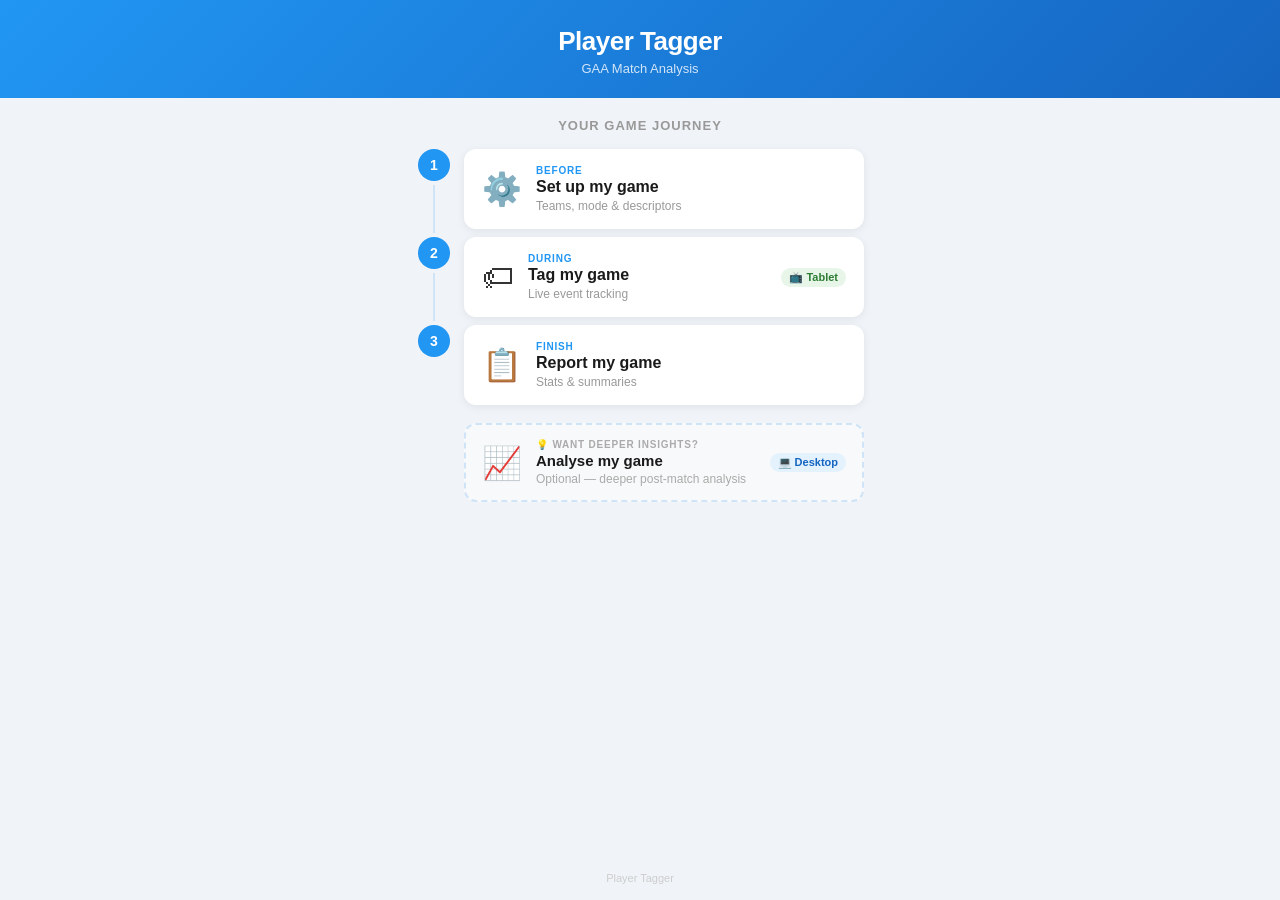
<file: home.html>
<!DOCTYPE html>
<html lang="en">
<head>
    <meta charset="UTF-8">
    <meta name="viewport" content="width=device-width, initial-scale=1.0, maximum-scale=1.0, user-scalable=no">
    <meta name="theme-color" content="#2196F3">
    <meta name="mobile-web-app-capable" content="yes">
    <meta name="apple-mobile-web-app-capable" content="yes">
    <meta name="apple-mobile-web-app-status-bar-style" content="black-translucent">
    <title>Player Tagger</title>
    <link rel="manifest" href="./manifest.json">
    <link rel="icon" type="image/png" sizes="192x192" href="./icons/icon-192x192.png">
    <link rel="apple-touch-icon" sizes="192x192" href="./icons/icon-192x192.png">
    <style>
        * { margin: 0; padding: 0; box-sizing: border-box; }

        body {
            font-family: -apple-system, BlinkMacSystemFont, 'Segoe UI', sans-serif;
            background: #f0f4f8;
            min-height: 100vh;
            display: flex;
            flex-direction: column;
        }

        .header {
            background: linear-gradient(135deg, #2196F3 0%, #1565C0 100%);
            color: white;
            padding: 26px 20px 22px;
            text-align: center;
        }

        .header h1 {
            font-size: 26px;
            font-weight: 700;
            letter-spacing: -0.5px;
        }

        .header p {
            font-size: 13px;
            opacity: 0.8;
            margin-top: 4px;
        }

        .main {
            flex: 1;
            padding: 20px 16px 28px;
            max-width: 480px;
            width: 100%;
            margin: 0 auto;
        }

        .journey-title {
            font-size: 13px;
            font-weight: 700;
            color: #999;
            text-transform: uppercase;
            letter-spacing: 1px;
            margin-bottom: 16px;
            text-align: center;
        }

        /* Step tile */
        .step {
            display: flex;
            align-items: stretch;
            gap: 0;
            margin-bottom: 0;
        }

        /* Left track */
        .step-track {
            display: flex;
            flex-direction: column;
            align-items: center;
            width: 36px;
            flex-shrink: 0;
        }

        .step-number {
            width: 32px;
            height: 32px;
            border-radius: 50%;
            background: #2196F3;
            color: white;
            font-size: 14px;
            font-weight: 700;
            display: flex;
            align-items: center;
            justify-content: center;
            flex-shrink: 0;
            z-index: 1;
        }

        .step-line {
            width: 2px;
            flex: 1;
            background: #d0e4f7;
            margin: 4px 0;
            min-height: 24px;
        }

        /* Tile card */
        .step-card {
            flex: 1;
            background: white;
            border-radius: 12px;
            padding: 14px 16px;
            text-decoration: none;
            color: #333;
            box-shadow: 0 2px 8px rgba(0,0,0,0.07);
            border: 2px solid transparent;
            display: flex;
            align-items: center;
            gap: 14px;
            margin-left: 12px;
            margin-bottom: 8px;
            transition: border-color 0.2s, box-shadow 0.15s;
        }

        .step-card:active {
            background: #f9f9f9;
        }

        .step-card:hover {
            border-color: #2196F3;
            box-shadow: 0 4px 14px rgba(33,150,243,0.15);
        }

        .step-icon {
            font-size: 32px;
            line-height: 1;
            flex-shrink: 0;
        }

        .step-text {
            flex: 1;
        }

        .step-label {
            font-size: 10px;
            font-weight: 700;
            text-transform: uppercase;
            letter-spacing: 0.8px;
            color: #2196F3;
            margin-bottom: 2px;
        }

        .step-title {
            font-size: 16px;
            font-weight: 700;
            color: #1a1a1a;
            margin-bottom: 3px;
        }

        .step-desc {
            font-size: 12px;
            color: #999;
        }

        .device-badge {
            font-size: 11px;
            font-weight: 600;
            padding: 3px 8px;
            border-radius: 10px;
            white-space: nowrap;
            flex-shrink: 0;
        }

        .badge-tablet {
            background: #e8f5e9;
            color: #2e7d32;
        }

        .badge-desktop {
            background: #e3f2fd;
            color: #1565C0;
        }

        /* Connector arrow between steps */
        .connector {
            display: flex;
            align-items: center;
            padding-left: 48px;
            margin-bottom: 8px;
            color: #b0c8e8;
            font-size: 18px;
        }

        /* Optional branch */
        .optional-block {
            margin-top: 10px;
            margin-left: 48px;
            background: #f8f9fa;
            border: 2px dashed #d0e4f7;
            border-radius: 12px;
            padding: 14px 16px;
            text-decoration: none;
            color: #333;
            display: flex;
            align-items: center;
            gap: 14px;
            transition: border-color 0.2s, background 0.15s;
        }

        .optional-block:hover {
            border-color: #2196F3;
            background: white;
        }

        .optional-block:active {
            background: #f0f4f8;
        }

        .optional-label {
            font-size: 10px;
            font-weight: 700;
            text-transform: uppercase;
            letter-spacing: 0.8px;
            color: #aaa;
            margin-bottom: 2px;
        }

        .optional-title {
            font-size: 15px;
            font-weight: 700;
            color: #1a1a1a;
            margin-bottom: 3px;
        }

        .optional-desc {
            font-size: 12px;
            color: #aaa;
        }

        .footer {
            text-align: center;
            padding: 16px;
            font-size: 11px;
            color: #ccc;
        }
    </style>
</head>
<body>
    <div class="header">
        <h1>Player Tagger</h1>
        <p>GAA Match Analysis</p>
    </div>

    <div class="main">
        <div class="journey-title">Your Game Journey</div>

        <!-- Step 1 -->
        <div class="step">
            <div class="step-track">
                <div class="step-number">1</div>
                <div class="step-line"></div>
            </div>
            <a href="setup.html" class="step-card">
                <div class="step-icon">&#9881;&#65039;</div>
                <div class="step-text">
                    <div class="step-label">Before</div>
                    <div class="step-title">Set up my game</div>
                    <div class="step-desc">Teams, mode &amp; descriptors</div>
                </div>
            </a>
        </div>

        <!-- Step 2 -->
        <div class="step">
            <div class="step-track">
                <div class="step-number">2</div>
                <div class="step-line"></div>
            </div>
            <a href="player-app.html" class="step-card">
                <div class="step-icon">&#127991;</div>
                <div class="step-text">
                    <div class="step-label">During</div>
                    <div class="step-title">Tag my game</div>
                    <div class="step-desc">Live event tracking</div>
                </div>
                <span class="device-badge badge-tablet">&#128250; Tablet</span>
            </a>
        </div>

        <!-- Step 3 -->
        <div class="step">
            <div class="step-track">
                <div class="step-number">3</div>
            </div>
            <a href="reports.html" class="step-card">
                <div class="step-icon">&#128203;</div>
                <div class="step-text">
                    <div class="step-label">Finish</div>
                    <div class="step-title">Report my game</div>
                    <div class="step-desc">Stats &amp; summaries</div>
                </div>
            </a>
        </div>

        <!-- Optional: Analyse -->
        <a href="player-app.html?mode=post-match" class="optional-block">
            <div class="step-icon">&#128200;</div>
            <div class="step-text">
                <div class="optional-label">&#128161; Want deeper insights?</div>
                <div class="optional-title">Analyse my game</div>
                <div class="optional-desc">Optional &mdash; deeper post-match analysis</div>
            </div>
            <span class="device-badge badge-desktop">&#128187; Desktop</span>
        </a>
    </div>

    <div class="footer">Player Tagger</div>
</body>
</html>
</file>
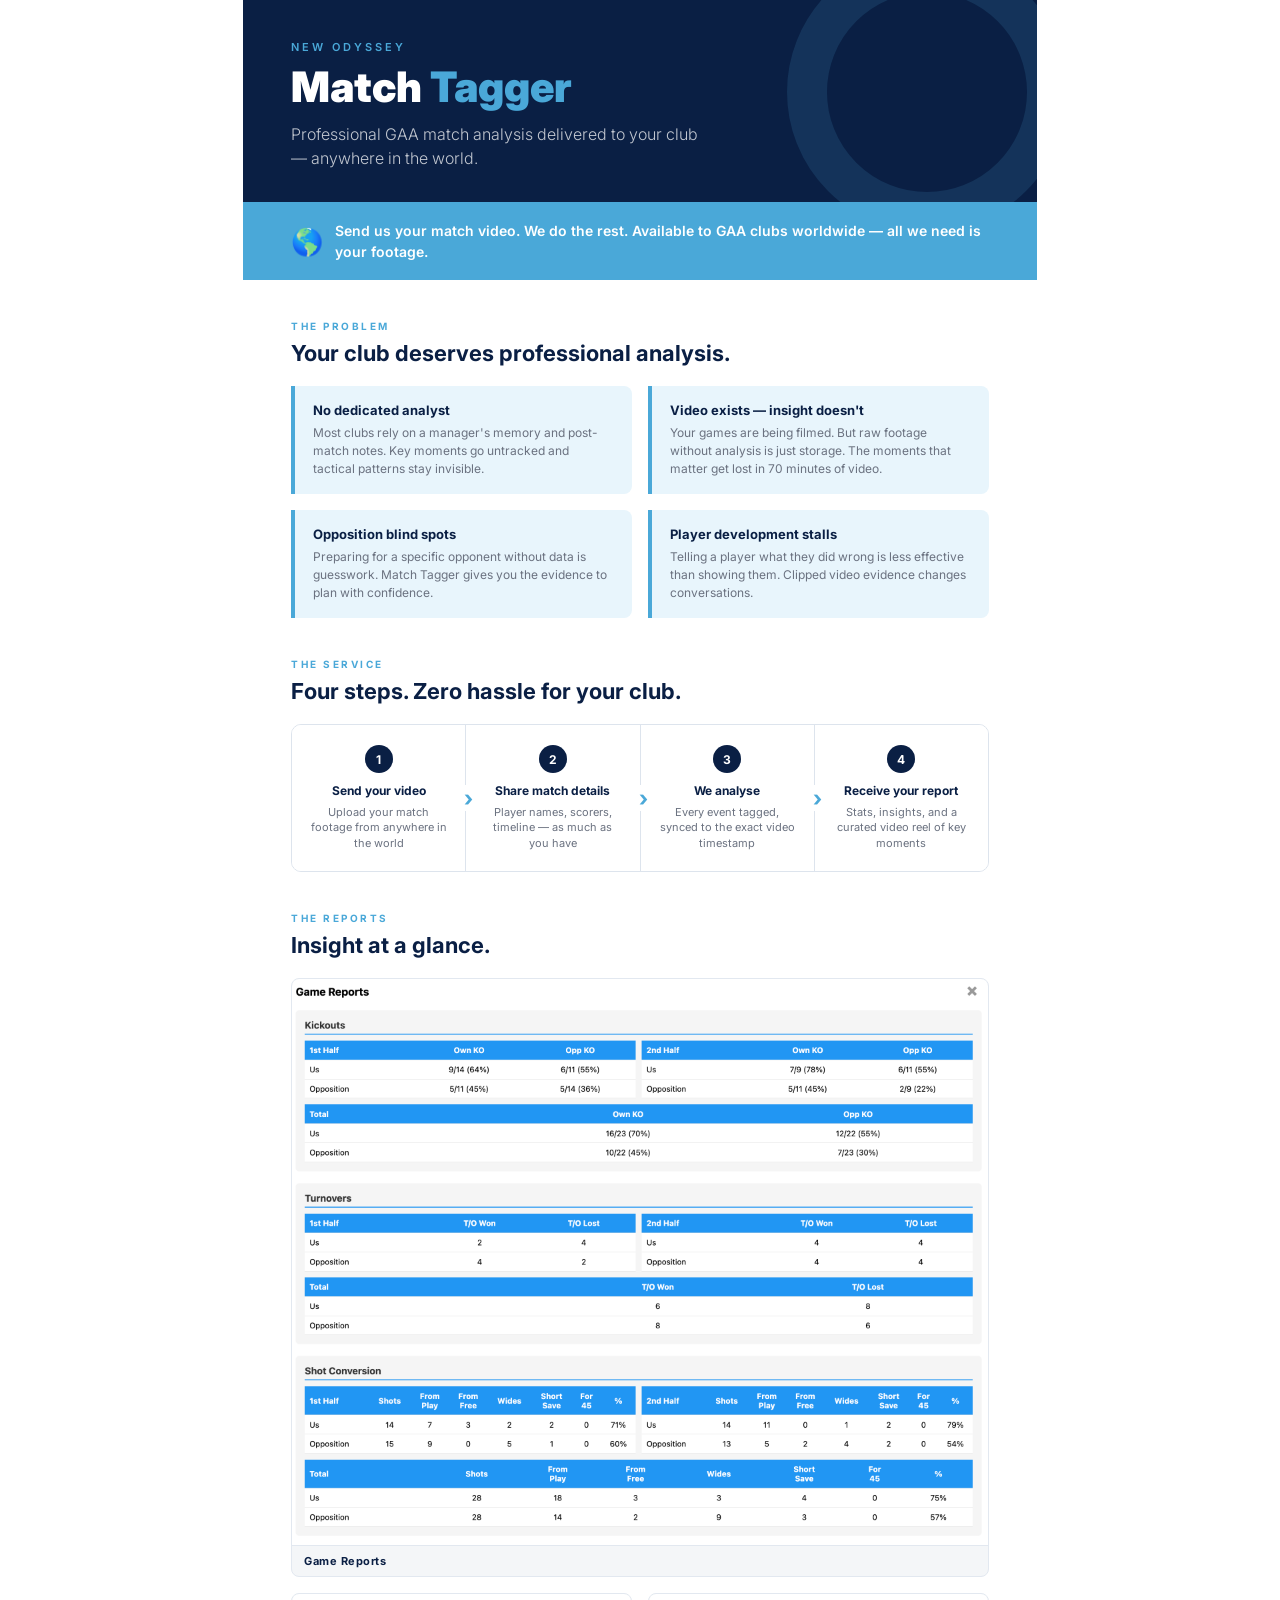
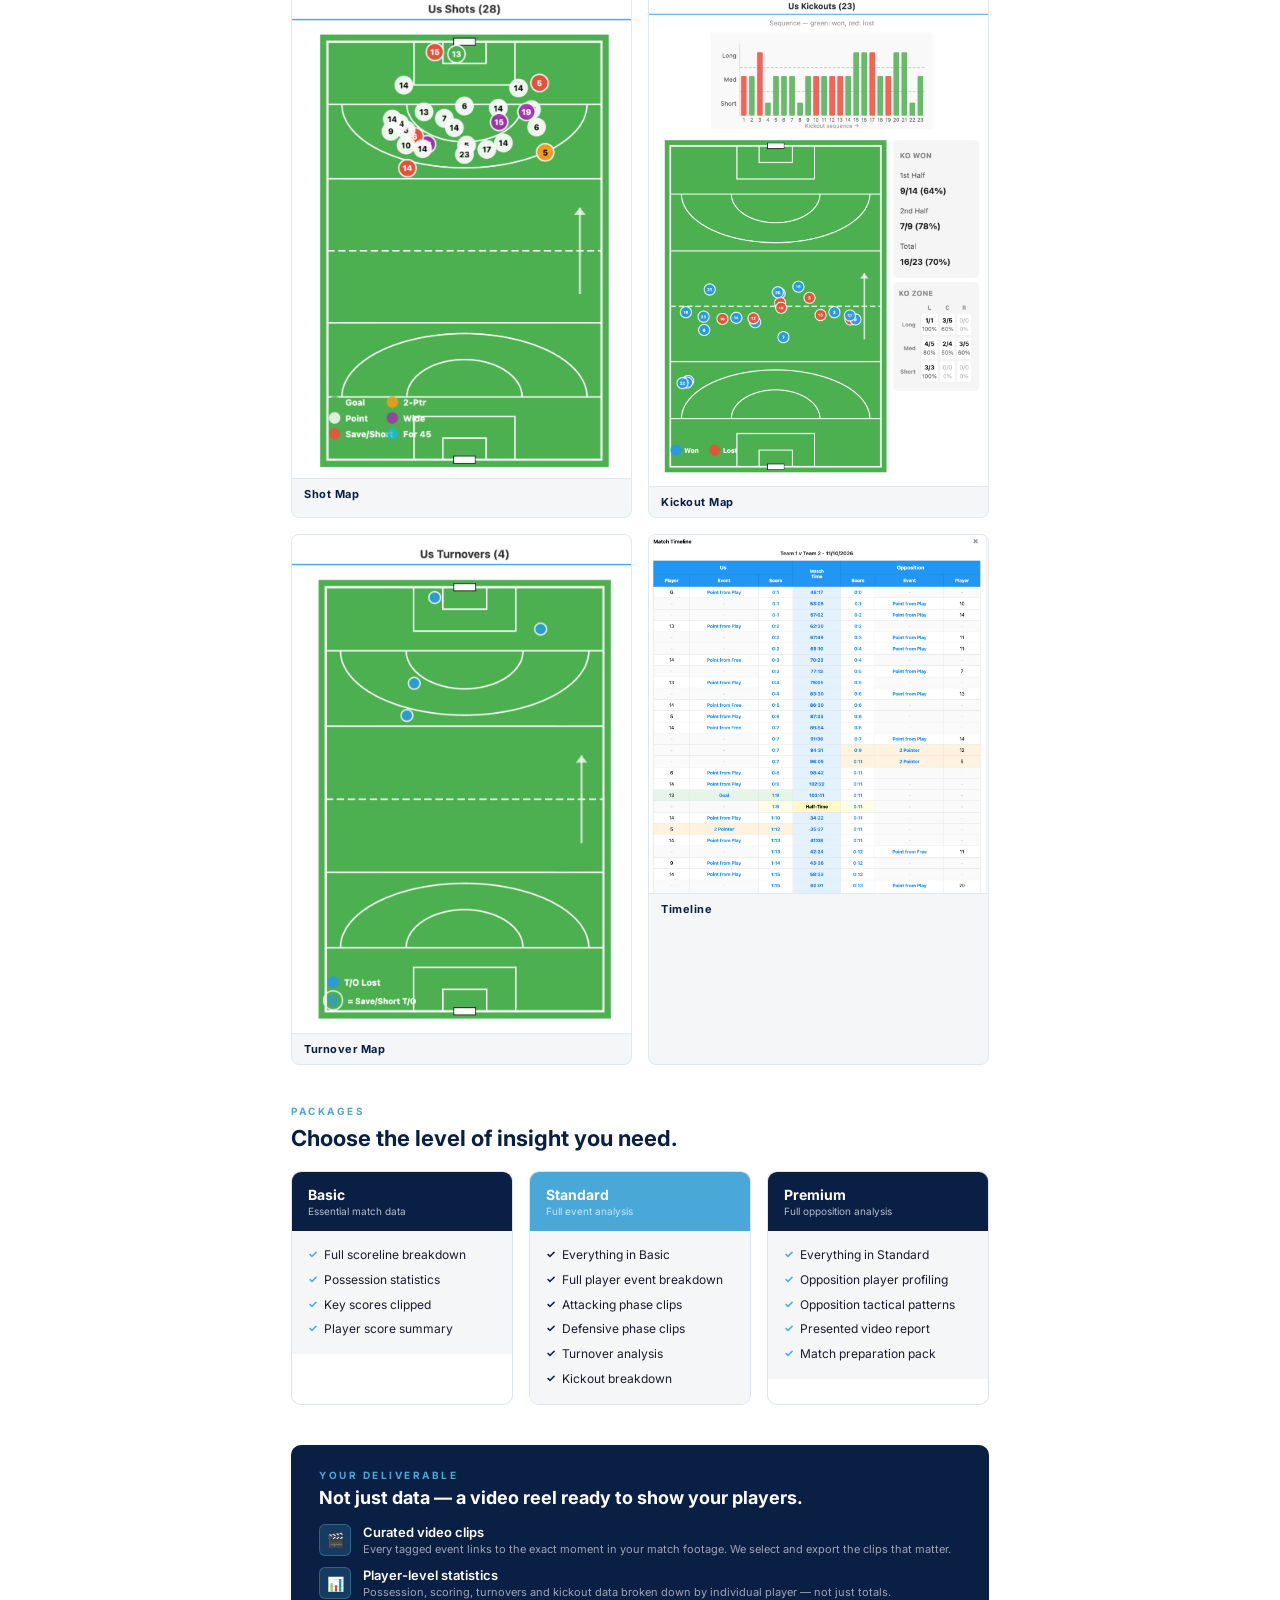
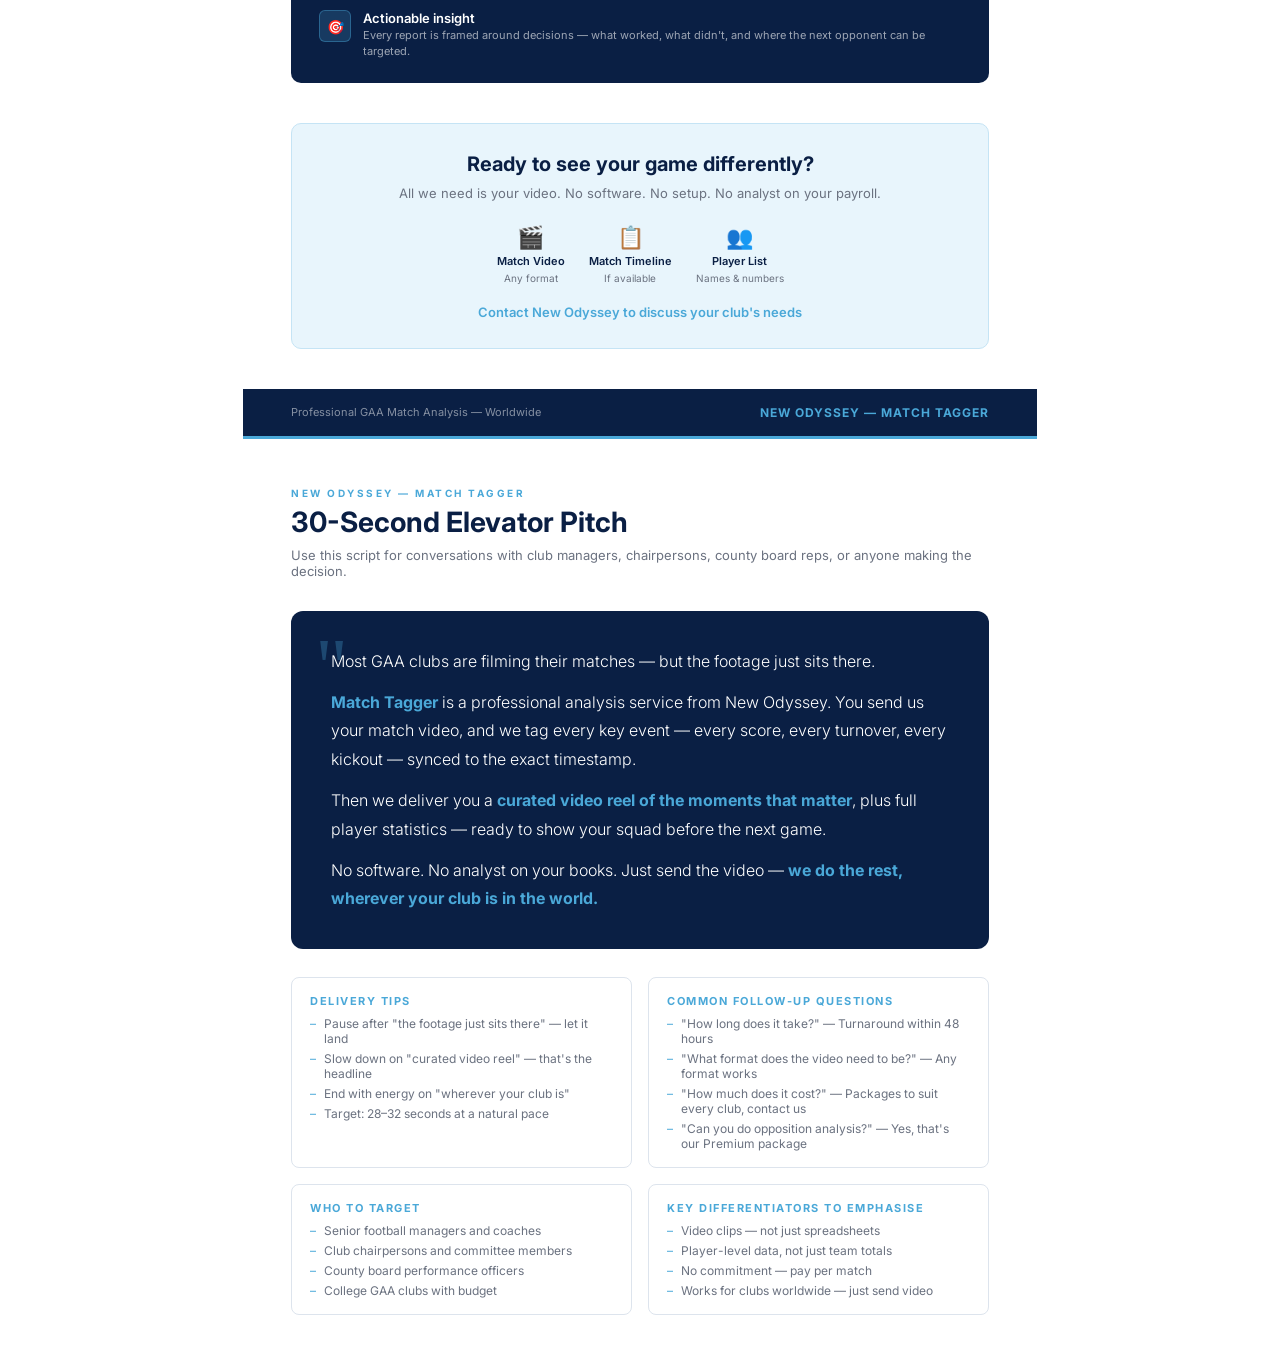
<file: match-tagger-marketing.html>
<!DOCTYPE html>
<html lang="en">
<head>
<meta charset="UTF-8">
<meta name="viewport" content="width=device-width, initial-scale=1.0">
<title>Match Tagger — New Odyssey</title>
<style>
  @import url('https://fonts.googleapis.com/css2?family=Inter:wght@300;400;600;700;900&display=swap');

  * { margin: 0; padding: 0; box-sizing: border-box; }

  :root {
    --navy: #0a1f44;
    --sky: #4aa8d8;
    --sky-light: #e8f5fc;
    --white: #ffffff;
    --grey: #f4f6f8;
    --text: #1a1a2e;
    --muted: #6b7280;
  }

  body {
    font-family: 'Inter', sans-serif;
    background: #fff;
    color: var(--text);
    width: 210mm;
    min-height: 297mm;
    margin: 0 auto;
  }

  /* ── HEADER ── */
  .header {
    background: var(--navy);
    padding: 40px 48px 32px;
    position: relative;
    overflow: hidden;
  }

  .header::after {
    content: '';
    position: absolute;
    bottom: -30px;
    right: -30px;
    width: 200px;
    height: 200px;
    border-radius: 50%;
    border: 40px solid var(--sky);
    opacity: 0.15;
  }

  .brand {
    font-size: 11px;
    font-weight: 600;
    letter-spacing: 3px;
    text-transform: uppercase;
    color: var(--sky);
    margin-bottom: 10px;
  }

  .header h1 {
    font-size: 42px;
    font-weight: 900;
    color: var(--white);
    line-height: 1.1;
    margin-bottom: 12px;
  }

  .header h1 span {
    color: var(--sky);
  }

  .header .tagline {
    font-size: 16px;
    color: rgba(255,255,255,0.75);
    font-weight: 300;
    max-width: 420px;
    line-height: 1.5;
  }

  /* ── INTRO STRIP ── */
  .intro-strip {
    background: var(--sky);
    padding: 18px 48px;
    display: flex;
    align-items: center;
    gap: 12px;
  }

  .intro-strip p {
    font-size: 14px;
    font-weight: 600;
    color: var(--white);
    line-height: 1.5;
  }

  .intro-strip .globe {
    font-size: 26px;
    flex-shrink: 0;
  }

  /* ── BODY ── */
  .body {
    padding: 40px 48px;
  }

  /* ── SECTION HEADING ── */
  .section-label {
    font-size: 10px;
    font-weight: 700;
    letter-spacing: 2.5px;
    text-transform: uppercase;
    color: var(--sky);
    margin-bottom: 8px;
  }

  h2 {
    font-size: 22px;
    font-weight: 700;
    color: var(--navy);
    margin-bottom: 20px;
  }

  /* ── PIPELINE ── */
  .pipeline {
    display: flex;
    align-items: stretch;
    gap: 0;
    margin-bottom: 40px;
    border-radius: 10px;
    overflow: hidden;
    border: 1px solid #dde4ed;
  }

  .pipeline-step {
    flex: 1;
    padding: 20px 16px;
    text-align: center;
    background: var(--white);
    position: relative;
  }

  .pipeline-step:not(:last-child)::after {
    content: '›';
    position: absolute;
    right: -10px;
    top: 50%;
    transform: translateY(-50%);
    font-size: 22px;
    color: var(--sky);
    font-weight: 700;
    z-index: 2;
    background: white;
    padding: 0 2px;
  }

  .pipeline-step:not(:last-child) {
    border-right: 1px solid #dde4ed;
  }

  .step-num {
    width: 28px;
    height: 28px;
    border-radius: 50%;
    background: var(--navy);
    color: white;
    font-size: 12px;
    font-weight: 700;
    display: flex;
    align-items: center;
    justify-content: center;
    margin: 0 auto 10px;
  }

  .pipeline-step h3 {
    font-size: 12px;
    font-weight: 700;
    color: var(--navy);
    margin-bottom: 6px;
    line-height: 1.3;
  }

  .pipeline-step p {
    font-size: 11px;
    color: var(--muted);
    line-height: 1.4;
  }

  /* ── TIERS ── */
  .tiers {
    display: grid;
    grid-template-columns: 1fr 1fr 1fr;
    gap: 16px;
    margin-bottom: 40px;
  }

  .tier {
    border-radius: 10px;
    overflow: hidden;
    border: 1px solid #dde4ed;
  }

  .tier-header {
    padding: 14px 16px;
    background: var(--navy);
  }

  .tier.featured .tier-header {
    background: var(--sky);
  }

  .tier-header h3 {
    font-size: 14px;
    font-weight: 700;
    color: white;
    margin-bottom: 2px;
  }

  .tier-header .tier-sub {
    font-size: 10px;
    color: rgba(255,255,255,0.7);
    font-weight: 400;
  }

  .tier-body {
    padding: 16px;
    background: var(--grey);
  }

  .tier-body ul {
    list-style: none;
    display: flex;
    flex-direction: column;
    gap: 8px;
  }

  .tier-body ul li {
    font-size: 12px;
    color: var(--text);
    padding-left: 16px;
    position: relative;
    line-height: 1.4;
  }

  .tier-body ul li::before {
    content: '✓';
    position: absolute;
    left: 0;
    color: var(--sky);
    font-weight: 700;
    font-size: 11px;
  }

  .tier.featured .tier-body ul li::before {
    color: var(--navy);
  }

  /* ── WHY SECTION ── */
  .why-grid {
    display: grid;
    grid-template-columns: 1fr 1fr;
    gap: 16px;
    margin-bottom: 40px;
  }

  .why-card {
    background: var(--sky-light);
    border-left: 4px solid var(--sky);
    border-radius: 0 8px 8px 0;
    padding: 16px 18px;
  }

  .why-card h4 {
    font-size: 13px;
    font-weight: 700;
    color: var(--navy);
    margin-bottom: 6px;
  }

  .why-card p {
    font-size: 12px;
    color: var(--muted);
    line-height: 1.5;
  }

  /* ── REPORTS ── */
  .reports-grid {
    display: grid;
    grid-template-columns: 1fr 1fr;
    gap: 16px;
    margin-bottom: 40px;
  }

  .report-card {
    border: 1px solid #e2e8f0;
    border-radius: 8px;
    overflow: hidden;
    background: var(--grey);
  }

  .report-card img {
    width: 100%;
    display: block;
    object-fit: contain;
    background: #dde5ed;
  }

  .report-card--full {
  grid-column: 1 / -1;
}
.report-card-label {
    padding: 8px 12px;
    font-size: 11px;
    font-weight: 700;
    color: var(--navy);
    letter-spacing: 0.5px;
    border-top: 1px solid #e2e8f0;
  }

  /* ── HOW IT WORKS ── */
  .how-it-works {
    background: var(--navy);
    border-radius: 10px;
    padding: 24px 28px;
    margin-bottom: 40px;
  }

  .how-it-works .section-label {
    color: var(--sky);
    margin-bottom: 6px;
  }

  .how-it-works h2 {
    color: white;
    margin-bottom: 16px;
    font-size: 18px;
  }

  .steps-list {
    display: flex;
    flex-direction: column;
    gap: 10px;
  }

  .step-row {
    display: flex;
    align-items: flex-start;
    gap: 12px;
  }

  .step-icon {
    width: 32px;
    height: 32px;
    border-radius: 6px;
    background: rgba(74, 168, 216, 0.2);
    border: 1px solid rgba(74, 168, 216, 0.4);
    display: flex;
    align-items: center;
    justify-content: center;
    font-size: 14px;
    flex-shrink: 0;
  }

  .step-text h4 {
    font-size: 13px;
    font-weight: 600;
    color: white;
    margin-bottom: 2px;
  }

  .step-text p {
    font-size: 11px;
    color: rgba(255,255,255,0.6);
    line-height: 1.4;
  }

  /* ── CTA ── */
  .cta {
    background: var(--sky-light);
    border-radius: 10px;
    padding: 28px;
    text-align: center;
    border: 1px solid #c5e4f5;
  }

  .cta h2 {
    font-size: 20px;
    color: var(--navy);
    margin-bottom: 8px;
  }

  .cta p {
    font-size: 13px;
    color: var(--muted);
    margin-bottom: 20px;
    line-height: 1.5;
  }

  .cta-requirements {
    display: flex;
    justify-content: center;
    gap: 24px;
    margin-bottom: 20px;
  }

  .req {
    display: flex;
    flex-direction: column;
    align-items: center;
    gap: 4px;
  }

  .req-icon {
    font-size: 22px;
  }

  .req-label {
    font-size: 11px;
    font-weight: 600;
    color: var(--navy);
  }

  .req-sub {
    font-size: 10px;
    color: var(--muted);
  }

  .cta-contact {
    font-size: 13px;
    font-weight: 600;
    color: var(--sky);
  }

  /* ── FOOTER ── */
  .footer {
    background: var(--navy);
    padding: 16px 48px;
    display: flex;
    justify-content: space-between;
    align-items: center;
  }

  .footer p {
    font-size: 11px;
    color: rgba(255,255,255,0.5);
  }

  .footer .brand-footer {
    font-size: 12px;
    font-weight: 700;
    color: var(--sky);
    letter-spacing: 1px;
  }

  /* ── PAGE 2 — ELEVATOR PITCH ── */
  .page-break {
    page-break-before: always;
    border-top: 3px solid var(--sky);
    padding-top: 48px;
    padding-left: 48px;
    padding-right: 48px;
    padding-bottom: 48px;
  }

  .pitch-header {
    margin-bottom: 32px;
  }

  .pitch-header .section-label {
    margin-bottom: 6px;
  }

  .pitch-header h2 {
    font-size: 28px;
    margin-bottom: 8px;
  }

  .pitch-header p {
    font-size: 13px;
    color: var(--muted);
  }

  .pitch-script {
    background: var(--navy);
    border-radius: 12px;
    padding: 36px 40px;
    margin-bottom: 28px;
    position: relative;
  }

  .pitch-script::before {
    content: '"';
    position: absolute;
    top: 16px;
    left: 24px;
    font-size: 80px;
    color: var(--sky);
    opacity: 0.3;
    line-height: 1;
    font-family: Georgia, serif;
  }

  .pitch-line {
    font-size: 16px;
    color: white;
    line-height: 1.8;
    font-weight: 300;
  }

  .pitch-line strong {
    color: var(--sky);
    font-weight: 700;
  }

  .pitch-line .beat {
    display: block;
    margin-top: 12px;
  }

  .pitch-notes {
    display: grid;
    grid-template-columns: 1fr 1fr;
    gap: 16px;
  }

  .pitch-note {
    border: 1px solid #dde4ed;
    border-radius: 8px;
    padding: 16px 18px;
  }

  .pitch-note h4 {
    font-size: 11px;
    font-weight: 700;
    letter-spacing: 1.5px;
    text-transform: uppercase;
    color: var(--sky);
    margin-bottom: 8px;
  }

  .pitch-note p {
    font-size: 12px;
    color: var(--muted);
    line-height: 1.5;
  }

  .pitch-note ul {
    list-style: none;
    display: flex;
    flex-direction: column;
    gap: 5px;
  }

  .pitch-note ul li {
    font-size: 12px;
    color: var(--muted);
    padding-left: 14px;
    position: relative;
  }

  .pitch-note ul li::before {
    content: '–';
    position: absolute;
    left: 0;
    color: var(--sky);
  }

  @media print {
    body { width: 210mm; }
    .page-break { page-break-before: always; }
  }
</style>
</head>
<body>

<!-- ═══════════════════════════════════════════════════ -->
<!-- PAGE 1 — MARKETING ONE-PAGER                       -->
<!-- ═══════════════════════════════════════════════════ -->

<div class="header">
  <div class="brand">New Odyssey</div>
  <h1>Match <span>Tagger</span></h1>
  <p class="tagline">Professional GAA match analysis delivered to your club — anywhere in the world.</p>
</div>

<div class="intro-strip">
  <div class="globe">&#127758;</div>
  <p>Send us your match video. We do the rest. Available to GAA clubs worldwide — all we need is your footage.</p>
</div>

<div class="body">

  <!-- WHY -->
  <div class="section-label">The Problem</div>
  <h2>Your club deserves professional analysis.</h2>

  <div class="why-grid">
    <div class="why-card">
      <h4>No dedicated analyst</h4>
      <p>Most clubs rely on a manager's memory and post-match notes. Key moments go untracked and tactical patterns stay invisible.</p>
    </div>
    <div class="why-card">
      <h4>Video exists — insight doesn't</h4>
      <p>Your games are being filmed. But raw footage without analysis is just storage. The moments that matter get lost in 70 minutes of video.</p>
    </div>
    <div class="why-card">
      <h4>Opposition blind spots</h4>
      <p>Preparing for a specific opponent without data is guesswork. Match Tagger gives you the evidence to plan with confidence.</p>
    </div>
    <div class="why-card">
      <h4>Player development stalls</h4>
      <p>Telling a player what they did wrong is less effective than showing them. Clipped video evidence changes conversations.</p>
    </div>
  </div>

  <!-- PIPELINE -->
  <div class="section-label">The Service</div>
  <h2>Four steps. Zero hassle for your club.</h2>

  <div class="pipeline">
    <div class="pipeline-step">
      <div class="step-num">1</div>
      <h3>Send your video</h3>
      <p>Upload your match footage from anywhere in the world</p>
    </div>
    <div class="pipeline-step">
      <div class="step-num">2</div>
      <h3>Share match details</h3>
      <p>Player names, scorers, timeline — as much as you have</p>
    </div>
    <div class="pipeline-step">
      <div class="step-num">3</div>
      <h3>We analyse</h3>
      <p>Every event tagged, synced to the exact video timestamp</p>
    </div>
    <div class="pipeline-step">
      <div class="step-num">4</div>
      <h3>Receive your report</h3>
      <p>Stats, insights, and a curated video reel of key moments</p>
    </div>
  </div>

  <!-- REPORTS -->
  <div class="section-label">The Reports</div>
  <h2>Insight at a glance.</h2>
  <div class="reports-grid">
    <div class="report-card report-card--full">
      <img src="screenshots/game-reports.png" alt="Game Reports">
      <div class="report-card-label">Game Reports</div>
    </div>
    <div class="report-card">
      <img src="screenshots/shot-map.png" alt="Shot Map">
      <div class="report-card-label">Shot Map</div>
    </div>
    <div class="report-card">
      <img src="screenshots/kickout-map.png" alt="Kickout Map">
      <div class="report-card-label">Kickout Map</div>
    </div>
    <div class="report-card">
      <img src="screenshots/turnover-map.png" alt="Turnover Map">
      <div class="report-card-label">Turnover Map</div>
    </div>
    <div class="report-card">
      <img src="screenshots/timeline.png" alt="Timeline">
      <div class="report-card-label">Timeline</div>
    </div>
  </div>

  <!-- TIERS -->
  <div class="section-label">Packages</div>
  <h2>Choose the level of insight you need.</h2>

  <div class="tiers">
    <div class="tier">
      <div class="tier-header">
        <h3>Basic</h3>
        <div class="tier-sub">Essential match data</div>
      </div>
      <div class="tier-body">
        <ul>
          <li>Full scoreline breakdown</li>
          <li>Possession statistics</li>
          <li>Key scores clipped</li>
          <li>Player score summary</li>
        </ul>
      </div>
    </div>

    <div class="tier featured">
      <div class="tier-header">
        <h3>Standard</h3>
        <div class="tier-sub">Full event analysis</div>
      </div>
      <div class="tier-body">
        <ul>
          <li>Everything in Basic</li>
          <li>Full player event breakdown</li>
          <li>Attacking phase clips</li>
          <li>Defensive phase clips</li>
          <li>Turnover analysis</li>
          <li>Kickout breakdown</li>
        </ul>
      </div>
    </div>

    <div class="tier">
      <div class="tier-header">
        <h3>Premium</h3>
        <div class="tier-sub">Full opposition analysis</div>
      </div>
      <div class="tier-body">
        <ul>
          <li>Everything in Standard</li>
          <li>Opposition player profiling</li>
          <li>Opposition tactical patterns</li>
          <li>Presented video report</li>
          <li>Match preparation pack</li>
        </ul>
      </div>
    </div>
  </div>

  <!-- HOW IT WORKS -->
  <div class="how-it-works">
    <div class="section-label">Your deliverable</div>
    <h2>Not just data — a video reel ready to show your players.</h2>
    <div class="steps-list">
      <div class="step-row">
        <div class="step-icon">&#127916;</div>
        <div class="step-text">
          <h4>Curated video clips</h4>
          <p>Every tagged event links to the exact moment in your match footage. We select and export the clips that matter.</p>
        </div>
      </div>
      <div class="step-row">
        <div class="step-icon">&#128202;</div>
        <div class="step-text">
          <h4>Player-level statistics</h4>
          <p>Possession, scoring, turnovers and kickout data broken down by individual player — not just totals.</p>
        </div>
      </div>
      <div class="step-row">
        <div class="step-icon">&#127919;</div>
        <div class="step-text">
          <h4>Actionable insight</h4>
          <p>Every report is framed around decisions — what worked, what didn't, and where the next opponent can be targeted.</p>
        </div>
      </div>
    </div>
  </div>

  <!-- CTA -->
  <div class="cta">
    <h2>Ready to see your game differently?</h2>
    <p>All we need is your video. No software. No setup. No analyst on your payroll.</p>
    <div class="cta-requirements">
      <div class="req">
        <div class="req-icon">&#127916;</div>
        <div class="req-label">Match Video</div>
        <div class="req-sub">Any format</div>
      </div>
      <div class="req">
        <div class="req-icon">&#128203;</div>
        <div class="req-label">Match Timeline</div>
        <div class="req-sub">If available</div>
      </div>
      <div class="req">
        <div class="req-icon">&#128101;</div>
        <div class="req-label">Player List</div>
        <div class="req-sub">Names & numbers</div>
      </div>
    </div>
    <div class="cta-contact">Contact New Odyssey to discuss your club's needs</div>
  </div>

</div>

<div class="footer">
  <p>Professional GAA Match Analysis &mdash; Worldwide</p>
  <div class="brand-footer">NEW ODYSSEY &mdash; MATCH TAGGER</div>
</div>


<!-- ═══════════════════════════════════════════════════ -->
<!-- PAGE 2 — ELEVATOR PITCH                            -->
<!-- ═══════════════════════════════════════════════════ -->

<div class="page-break">

  <div class="pitch-header">
    <div class="section-label">New Odyssey &mdash; Match Tagger</div>
    <h2>30-Second Elevator Pitch</h2>
    <p>Use this script for conversations with club managers, chairpersons, county board reps, or anyone making the decision.</p>
  </div>

  <div class="pitch-script">
    <p class="pitch-line">
      Most GAA clubs are filming their matches — but the footage just sits there.
      <span class="beat">
        <strong>Match Tagger</strong> is a professional analysis service from New Odyssey.
        You send us your match video, and we tag every key event — every score, every turnover,
        every kickout — synced to the exact timestamp.
      </span>
      <span class="beat">
        Then we deliver you a <strong>curated video reel of the moments that matter</strong>,
        plus full player statistics — ready to show your squad before the next game.
      </span>
      <span class="beat">
        No software. No analyst on your books. Just send the video —
        <strong>we do the rest, wherever your club is in the world.</strong>
      </span>
    </p>
  </div>

  <div class="pitch-notes">
    <div class="pitch-note">
      <h4>Delivery tips</h4>
      <ul>
        <li>Pause after "the footage just sits there" — let it land</li>
        <li>Slow down on "curated video reel" — that's the headline</li>
        <li>End with energy on "wherever your club is"</li>
        <li>Target: 28–32 seconds at a natural pace</li>
      </ul>
    </div>
    <div class="pitch-note">
      <h4>Common follow-up questions</h4>
      <ul>
        <li>"How long does it take?" — Turnaround within 48 hours</li>
        <li>"What format does the video need to be?" — Any format works</li>
        <li>"How much does it cost?" — Packages to suit every club, contact us</li>
        <li>"Can you do opposition analysis?" — Yes, that's our Premium package</li>
      </ul>
    </div>
    <div class="pitch-note">
      <h4>Who to target</h4>
      <ul>
        <li>Senior football managers and coaches</li>
        <li>Club chairpersons and committee members</li>
        <li>County board performance officers</li>
        <li>College GAA clubs with budget</li>
      </ul>
    </div>
    <div class="pitch-note">
      <h4>Key differentiators to emphasise</h4>
      <ul>
        <li>Video clips — not just spreadsheets</li>
        <li>Player-level data, not just team totals</li>
        <li>No commitment — pay per match</li>
        <li>Works for clubs worldwide — just send video</li>
      </ul>
    </div>
  </div>

</div>

</body>
</html>
</file>
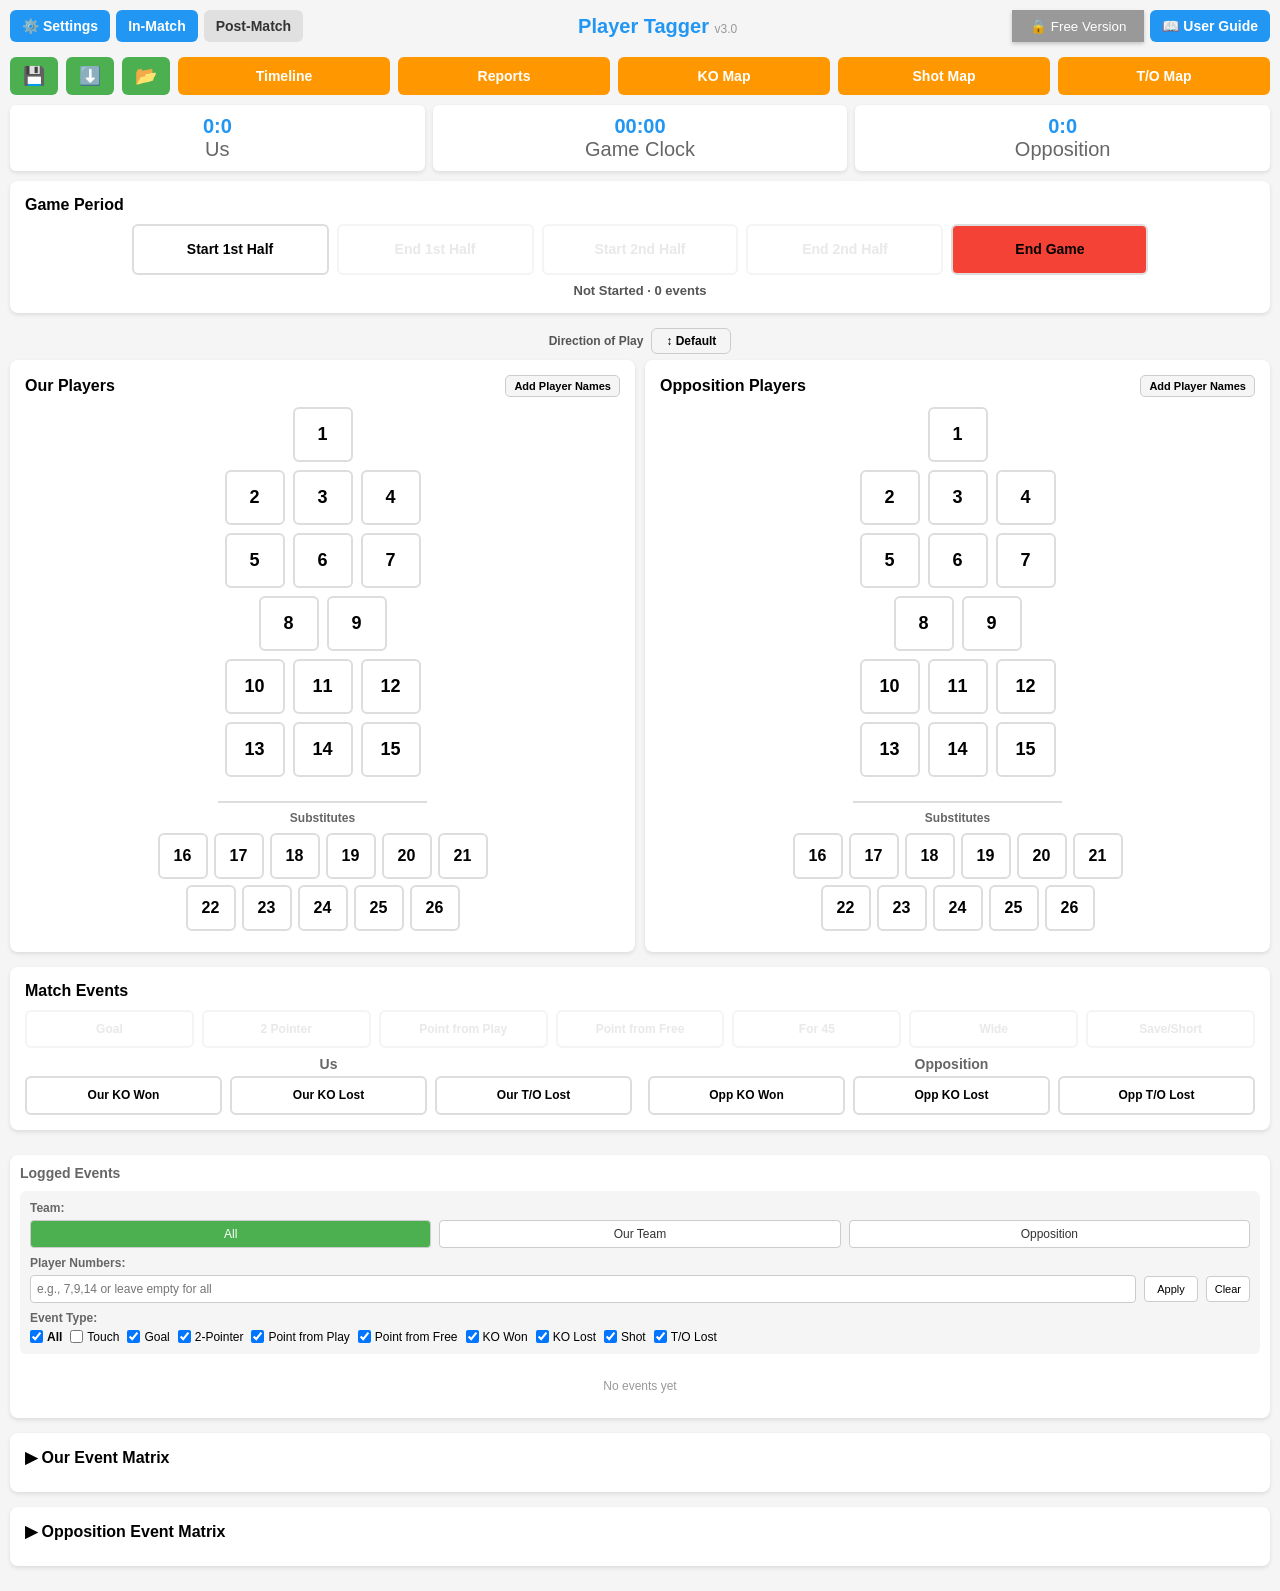
<file: player-app.html>
<!DOCTYPE html>
<html lang="en">
<head>
    <meta charset="UTF-8">
    <meta name="viewport" content="width=device-width, initial-scale=1.0, maximum-scale=1.0, user-scalable=no">
    <meta name="theme-color" content="#2196F3">
    <meta name="mobile-web-app-capable" content="yes">
    <meta name="apple-mobile-web-app-capable" content="yes">
    <meta name="apple-mobile-web-app-status-bar-style" content="black-translucent">
    <meta name="apple-mobile-web-app-title" content="Player Tagger">
    <title>Player Tagger</title>

    <!-- PWA Manifest -->
    <link rel="manifest" href="./manifest.json">

    <!-- Icons -->
    <link rel="icon" type="image/png" sizes="192x192" href="./icons/icon-192x192.png">
    <link rel="icon" type="image/png" sizes="512x512" href="./icons/icon-512x512.png">
    <link rel="apple-touch-icon" sizes="152x152" href="./icons/icon-152x152.png">
    <link rel="apple-touch-icon" sizes="192x192" href="./icons/icon-192x192.png">
    <link rel="apple-touch-icon" sizes="512x512" href="./icons/icon-512x512.png">
    <style>
        * {
            margin: 0;
            padding: 0;
            box-sizing: border-box;
        }

        body {
            font-family: -apple-system, BlinkMacSystemFont, 'Segoe UI', sans-serif;
            background: #f5f5f5;
            padding: 10px;
        }

        .header {
            display: flex;
            align-items: center;
            justify-content: space-between;
            margin-bottom: 15px;
            gap: 8px;
        }

        .header h1 {
            flex: 1;
        }

        .header-left {
            display: flex;
            align-items: center;
            gap: 6px;
        }

        .header-right {
            display: flex;
            align-items: stretch;
            gap: 6px;
        }

        .header-right .header-btn {
            flex: 1;
            justify-content: center;
        }

        .mode-btn {
            background: #e0e0e0 !important;
            color: #333 !important;
        }

        .mode-btn.active-mode {
            background: #2196F3 !important;
            color: white !important;
        }

        /* Split layout for Post-Match mode */
        #splitLayout {
            display: flex;
            flex-direction: column;
            gap: 10px;
        }

        #splitLayout.split-active {
            flex-direction: row;
            align-items: flex-start;
            height: calc(100vh - 140px);
        }

        #splitLayout.split-active #leftPanel,
        #splitLayout.split-active #rightPanel {
            flex: 1;
            min-width: 0;
            height: 100%;
            overflow-y: auto;
        }

        h1 {
            text-align: center;
            margin: 0;
            font-size: 20px;
            color: #2196F3;
        }

        .version {
            font-size: 12px;
            color: #999;
            font-weight: normal;
        }

        .header-btn {
            background: #2196F3;
            color: white;
            text-decoration: none;
            padding: 8px 12px;
            border-radius: 6px;
            font-size: 14px;
            font-weight: bold;
            display: inline-flex;
            align-items: center;
            gap: 4px;
            border: none;
            cursor: pointer;
            white-space: nowrap;
        }

        .header-btn:hover {
            background: #1976D2;
        }

        .premium-badge {
            background: linear-gradient(135deg, #667eea 0%, #764ba2 100%);
            color: white;
            border: none;
            box-shadow: 0 2px 4px rgba(0,0,0,0.2);
            padding-left: 18px;
            padding-right: 18px;
        }

        .premium-badge:hover {
            box-shadow: 0 3px 6px rgba(0,0,0,0.3);
        }

        .premium-badge.trial {
            background: linear-gradient(135deg, #f093fb 0%, #f5576c 100%);
        }

        .premium-badge.free {
            background: #999;
        }

        .locked-feature {
            position: relative;
            opacity: 0.5;
            pointer-events: none;
        }

        .upgrade-overlay {
            position: absolute;
            top: 0;
            left: 0;
            right: 0;
            bottom: 0;
            background: rgba(255, 255, 255, 0.95);
            display: flex;
            flex-direction: column;
            align-items: center;
            justify-content: center;
            border-radius: 8px;
            z-index: 100;
            pointer-events: all;
            cursor: pointer;
        }

        .upgrade-overlay h3 {
            font-size: 16px;
            margin-bottom: 8px;
            color: #667eea;
        }

        .upgrade-overlay p {
            font-size: 13px;
            color: #666;
            text-align: center;
            max-width: 80%;
        }

        .section {
            background: white;
            padding: 15px;
            border-radius: 8px;
            margin-bottom: 15px;
            box-shadow: 0 2px 4px rgba(0,0,0,0.1);
        }

        .section h2 {
            font-size: 16px;
            margin-bottom: 10px;
        }

        #videoSection {
            padding: 0;
        }


        #videoWithPanels {
            display: flex;
            align-items: stretch;
        }

        #videoWithPanels #videoContainer {
            flex: 1;
            min-width: 0;
            margin-bottom: 0;
        }

        .video-side-panel {
            width: 150px;
            flex-shrink: 0;
            background: #111;
            padding: 8px;
            overflow-y: auto;
        }

        .button-grid {
            display: flex;
            flex-wrap: wrap;
            gap: 8px;
            justify-content: center;
        }

        .button-grid button {
            flex: 0 1 calc(16.666% - 8px);
            min-width: 55px;
            padding: 15px 5px;
            font-size: 14px;
            font-weight: bold;
            border: 2px solid #ddd;
            border-radius: 6px;
            background: white;
            white-space: normal;
            line-height: 1.2;
            word-break: break-word;
        }

        /* Team panels side by side */
        .teams-container {
            display: flex;
            flex-direction: row;
            flex-wrap: nowrap;
            gap: 10px;
            margin-bottom: 15px;
        }

        .team-panel {
            flex: 1;
            min-width: 0;
            background: white;
            padding: 15px;
            border-radius: 8px;
            box-shadow: 0 2px 4px rgba(0,0,0,0.1);
        }

        .team-panel h2 {
            font-size: 16px;
            margin-bottom: 10px;
            text-align: center;
        }

        /* GAA Formation styles */
        .formation-container {
            display: flex;
            flex-direction: column;
            gap: 8px;
            margin-bottom: 12px;
        }

        .formation-row {
            display: flex;
            justify-content: center;
            gap: 8px;
        }

        .formation-row button {
            flex: 0 0 60px;
            padding: 15px 5px;
            font-size: 18px;
            font-weight: bold;
            border: 2px solid #ddd;
            border-radius: 6px;
            background: white;
        }

        .subs-container {
            border-top: 2px solid #ddd;
            padding-top: 8px;
        }

        .subs-label {
            text-align: center;
            font-size: 12px;
            font-weight: bold;
            color: #666;
            margin-bottom: 8px;
        }

        .subs-row {
            display: flex;
            justify-content: center;
            gap: 6px;
            margin-bottom: 6px;
        }

        .subs-row button {
            flex: 0 0 50px;
            padding: 12px 4px;
            font-size: 16px;
            font-weight: bold;
            border: 2px solid #ddd;
            border-radius: 6px;
            background: white;
        }

        /* Rotated formation layouts (L-to-R / R-to-L) */
        .formation-container.layout-ltr,
        .formation-container.layout-rtl {
            flex-direction: row;
            align-items: center;
            gap: 10px;
            margin-bottom: 0;
        }
        .formation-container.layout-rtl {
            flex-direction: row-reverse;
        }
        .formation-container.layout-ltr .formation-row,
        .formation-container.layout-rtl .formation-row {
            flex-direction: column;
            justify-content: center;
            gap: 6px;
        }
        .formation-container.layout-ltr .formation-row button,
        .formation-container.layout-rtl .formation-row button {
            flex: 0 0 auto;
            width: 52px;
            padding: 8px 4px;
        }
        .formation-wrapper {
            display: flex;
            flex-direction: column;
            align-items: center;
            gap: 8px;
        }
        .formation-wrapper .subs-container {
            margin-top: 4px;
        }

        /* Compact layout for Post-Match mode */
        .compact-container {
            display: flex;
            flex-direction: column;
            gap: 10px;
            margin-bottom: 12px;
        }

        .compact-row {
            display: flex;
            justify-content: center;
            gap: 6px;
        }

        .compact-btn {
            flex: 0 0 70px;
            padding: 16px 8px;
            font-size: 18px;
            min-width: 60px;
        }

        @media (max-width: 768px) {
            .compact-btn {
                flex: 0 0 60px;
                padding: 14px 6px;
                font-size: 16px;
            }
        }

        /* Single row layout for Post-Match mode (all 26 players) */
        .compact-row-single {
            display: flex;
            justify-content: flex-start;
            gap: 4px;
            flex-wrap: wrap;
            margin-bottom: 10px;
        }

        .compact-btn-single {
            flex: 0 0 40px;
            padding: 10px 4px;
            font-size: 14px;
            min-width: 35px;
            text-align: center;
        }

        @media (max-width: 768px) {
            .compact-btn-single {
                flex: 0 0 35px;
                padding: 8px 3px;
                font-size: 12px;
                min-width: 30px;
            }
        }

        /* Video Player Styles */
        .video-container {
            display: flex;
            flex-direction: column;
            gap: 0;
            background: #000;
            border-radius: 8px;
            overflow: hidden;
            margin-bottom: 20px;
            transition: all 0.3s ease;
        }

        #videoControlsBar {
            display: flex;
            flex-wrap: wrap;
            gap: 0;
            background: #1a1a1a;
            padding: 10px 12px;
        }

        #videoControlsBar .control-section {
            flex: 1 1 auto;
            min-width: 140px;
            padding: 6px 12px;
            border-right: 1px solid #333;
        }

        #videoControlsBar .control-section:last-child {
            border-right: none;
        }

        #videoControlsBar h4 {
            font-size: 11px;
            text-transform: uppercase;
            letter-spacing: 0.5px;
            color: #888;
            margin: 0 0 6px 0;
        }

        .video-player-wrapper {
            flex: 1;
            display: flex;
            flex-direction: column;
            gap: 10px;
        }

        .video-controls-sidebar {
            width: 280px;
            background: #1a1a1a;
            border-radius: 8px;
            padding: 15px;
            display: flex;
            flex-direction: column;
            gap: 15px;
        }

        #matchEventsSidebar {
            max-height: 600px;
        }

        #descGridPostMatch .descriptor-btn {
            margin-bottom: 5px;
        }

        .control-section {
            display: flex;
            flex-direction: column;
            gap: 8px;
        }

        .control-section h4 {
            color: #2196F3;
            font-size: 13px;
            margin: 0;
            padding-bottom: 5px;
            border-bottom: 1px solid #333;
        }

        .control-group {
            display: flex;
            gap: 8px;
            align-items: center;
            flex-wrap: wrap;
        }

        .control-group label {
            color: #999;
            font-size: 12px;
            min-width: 70px;
        }

        .control-group input[type="text"] {
            width: 60px;
            padding: 6px;
            border: 2px solid #ddd;
            border-radius: 4px;
            font-size: 13px;
            text-align: center;
        }

        .control-group input[type="range"] {
            flex: 1;
            min-width: 100px;
        }

        .video-container.zoomed {
            position: fixed;
            top: 0;
            left: 0;
            width: 100vw;
            height: 100vh;
            z-index: 10000;
            border-radius: 0;
            padding: 20px;
            flex-direction: column;
            justify-content: center;
            align-items: center;
        }

        .video-container.zoomed .match-video {
            max-height: calc(100vh - 200px);
            width: auto;
            max-width: 100vw;
        }

        .video-container.zoomed .video-controls-sidebar {
            display: none;
        }

        .video-container.zoomed .video-controls-top {
            display: none;
        }

        .zoom-exit-overlay {
            display: none;
            position: fixed;
            top: 20px;
            right: 20px;
            z-index: 10001;
            gap: 10px;
        }

        .video-container.zoomed .zoom-exit-overlay {
            display: flex;
        }

        .zoom-exit-btn {
            background: rgba(33, 150, 243, 0.95);
            color: white;
            border: none;
            padding: 12px 20px;
            border-radius: 8px;
            cursor: pointer;
            font-size: 16px;
            font-weight: bold;
            box-shadow: 0 4px 12px rgba(0,0,0,0.3);
            transition: all 0.2s;
        }

        .zoom-exit-btn:hover {
            background: rgba(25, 118, 210, 0.95);
            transform: scale(1.05);
        }

        @media (max-width: 1024px) {
            .video-container {
                flex-direction: column;
            }

            .video-controls-sidebar {
                width: 100%;
                max-height: 300px;
            }
        }

        .video-controls-top {
            display: flex;
            gap: 10px;
            margin-bottom: 15px;
        }

        .video-url-input {
            flex: 1;
            padding: 10px;
            border: 2px solid #ddd;
            border-radius: 6px;
            font-size: 14px;
        }

        .btn-load-video {
            background: #4CAF50;
            color: white;
            border: none;
            padding: 10px 20px;
            border-radius: 6px;
            font-weight: bold;
            cursor: pointer;
            font-size: 14px;
        }

        .btn-load-video:hover {
            background: #45a049;
        }

        .match-video {
            width: 100%;
            height: auto;
            border-radius: 0;
            background: #000;
            display: block;
        }

        .video-btn {
            background: #2196F3;
            color: white;
            border: none;
            padding: 8px 12px;
            border-radius: 6px;
            cursor: pointer;
            font-size: 13px;
            font-weight: bold;
            flex: 1;
            min-width: 60px;
        }

        .video-btn:hover {
            background: #1976D2;
        }

        .video-btn.active {
            background: #4CAF50;
            box-shadow: 0 0 0 2px rgba(76, 175, 80, 0.3);
        }

        .speed-select {
            padding: 8px;
            border-radius: 6px;
            border: 2px solid #ddd;
            background: white;
            font-size: 13px;
            cursor: pointer;
            flex: 1;
        }

        .video-time {
            color: white;
            font-size: 13px;
            font-weight: bold;
            text-align: center;
            padding: 5px;
            background: #000;
            border-radius: 4px;
        }

        .possession-info {
            display: flex;
            align-items: center;
            gap: 6px;
            padding: 8px;
            background: #000;
            border-radius: 4px;
        }

        .possession-label {
            font-size: 11px;
            color: #999;
        }

        .possession-team {
            font-size: 13px;
            font-weight: bold;
            color: #4CAF50 !important;
        }

        .possession-team.none {
            color: #999 !important;
            font-style: italic;
        }

        .filter-value {
            color: white;
            font-size: 12px;
            min-width: 45px;
            display: inline-block;
            text-align: center;
        }

        .video-btn.secondary {
            background: #555;
        }

        .video-btn.secondary:hover {
            background: #666;
        }

        .category-btn.selected {
            background: #2196F3;
            color: white;
        }

        .descriptor-btn {
            background: #fff3e0;
            border-color: #ff9800;
        }

        .descriptor-btn:disabled {
            opacity: 0.3;
        }

        .descriptor-btn.selected {
            background: #ff9800;
            color: white;
        }

        .descriptor-wrapper {
            display: flex;
            flex-direction: column;
            align-items: center;
            gap: 4px;
            flex: 0 1 calc(16.666% - 8px);
            min-width: 55px;
        }

        .descriptor-wrapper button {
            width: 100%;
        }

        .team-label {
            font-size: 11px;
            color: #666;
            font-style: italic;
            white-space: nowrap;
        }

        .period-btn {
            flex: 1 1 calc(50% - 8px);
            padding: 12px;
            font-size: 13px;
            font-weight: bold;
            border: 2px solid #ddd;
            border-radius: 6px;
            background: white;
        }

        .period-btn.active {
            background: #4CAF50;
            color: white;
        }

        .period-btn:disabled {
            opacity: 0.3;
            cursor: not-allowed;
        }

        #status {
            text-align: center;
            padding: 10px;
            background: #e3f2fd;
            border-radius: 6px;
            margin-bottom: 10px;
            font-size: 13px;
        }

        .controls {
            display: flex;
            gap: 8px;
            margin-bottom: 10px;
        }

        .control-btn {
            flex: 1;
            padding: 10px;
            font-size: 14px;
            border: none;
            border-radius: 6px;
            font-weight: bold;
            color: white;
        }

        .control-btn.primary {
            background: #4CAF50;
        }

        .control-btn.danger {
            background: #f44336;
        }

        .control-btn.warning {
            background: #ff9800;
        }

        .control-btn.icon-btn {
            flex: 0 0 auto;
            padding: 10px 13px;
            font-size: 18px;
            line-height: 1;
        }

        .stats {
            display: flex;
            gap: 8px;
            margin-bottom: 10px;
        }

        .stat-box {
            flex: 1;
            background: white;
            padding: 10px;
            border-radius: 6px;
            text-align: center;
            box-shadow: 0 2px 4px rgba(0,0,0,0.1);
        }

        .stat-value {
            font-size: 20px;
            font-weight: bold;
            color: #2196F3;
        }

        .stat-label {
            font-size: 20px;
            color: #666;
        }

        /* Matrix styles */
        .matrix-container {
            overflow: auto;
            margin-top: 15px;
            max-height: 400px;
        }

        .matrix-table {
            border-collapse: collapse;
            width: 100%;
            font-size: 11px;
        }

        .matrix-table th,
        .matrix-table td {
            border: 1px solid #ddd;
            padding: 6px;
            text-align: center;
            min-width: 50px;
        }

        .matrix-table th {
            background-color: #2196F3;
            color: white;
            font-weight: bold;
            position: sticky;
            top: 0;
            z-index: 10;
        }

        .matrix-table th.category-header {
            background-color: #1976D2;
            text-align: left;
            position: sticky;
            left: 0;
            z-index: 11;
        }

        .matrix-table th.descriptor-header {
            writing-mode: vertical-rl;
            text-orientation: mixed;
            padding: 10px 6px;
            height: 80px;
            font-size: 10px;
        }

        .matrix-table td.category-cell {
            background-color: #f5f5f5;
            font-weight: bold;
            text-align: left;
            position: sticky;
            left: 0;
            z-index: 5;
            font-size: 11px;
        }

        .matrix-table td.count-cell {
            cursor: pointer;
            transition: background-color 0.2s;
        }

        .matrix-table td.count-cell:hover {
            background-color: #e3f2fd;
        }

        .matrix-table td.count-cell.has-events {
            background-color: #c8e6c9;
            font-weight: bold;
            color: #2e7d32;
        }

        .matrix-table tr.opp-row td.category-cell {
            background-color: #fff3e0;
        }

        .sort-btn {
            background: none;
            border: none;
            color: white;
            cursor: pointer;
            padding: 2px;
            margin: 0;
            font-size: 10px;
            display: block;
            width: 100%;
        }

        .sort-btn:hover {
            background: rgba(255,255,255,0.2);
        }

        .sort-btn.active-asc::after {
            content: ' ▲';
        }

        .sort-btn.active-desc::after {
            content: ' ▼';
        }

        /* Modal styles */
        .modal {
            display: none;
            position: fixed;
            top: 0;
            left: 0;
            width: 100%;
            height: 100%;
            background: rgba(0,0,0,0.5);
            z-index: 1000;
            align-items: center;
            justify-content: center;
        }

        .modal.active {
            display: flex;
        }

        .modal-content {
            background: white;
            padding: 20px;
            border-radius: 8px;
            max-width: 450px;
            width: 90%;
            max-height: 90vh;
            overflow-y: auto;
            box-shadow: 0 4px 6px rgba(0,0,0,0.2);
        }

        .modal-content h2 {
            margin-bottom: 15px;
            font-size: 18px;
        }

        .modal-content h3 {
            font-size: 15px;
            font-weight: bold;
            margin: 0 0 10px 0;
            color: #333;
            border-bottom: 2px solid #2196F3;
            padding-bottom: 5px;
        }

        .timeline-modal {
            max-width: 95%;
            max-height: 95vh;
            width: 1200px;
        }

        .modal-header {
            display: flex;
            justify-content: space-between;
            align-items: center;
            margin-bottom: 15px;
        }

        .modal-header h2 {
            margin: 0;
        }

        .modal-close {
            background: none;
            border: none;
            font-size: 32px;
            font-weight: bold;
            color: #999;
            cursor: pointer;
            padding: 0;
            width: 32px;
            height: 32px;
            line-height: 32px;
            text-align: center;
            border-radius: 4px;
            transition: background 0.2s;
        }

        .modal-close:hover {
            background: #f5f5f5;
            color: #333;
        }

        .form-group {
            margin-bottom: 15px;
        }

        .form-group label {
            display: block;
            margin-bottom: 5px;
            font-size: 14px;
            font-weight: bold;
        }

        .form-group input {
            width: 100%;
            padding: 10px;
            border: 2px solid #ddd;
            border-radius: 6px;
            font-size: 14px;
        }

        .game-name-display {
            background: #e3f2fd;
            padding: 10px;
            border-radius: 6px;
            margin-bottom: 15px;
            font-size: 14px;
            text-align: center;
            font-weight: bold;
        }

        .modal-buttons {
            display: flex;
            gap: 8px;
        }

        .modal-btn {
            flex: 1;
            padding: 10px;
            font-size: 14px;
            border: none;
            border-radius: 6px;
            font-weight: bold;
            color: white;
            cursor: pointer;
        }

        .modal-btn.primary {
            background: #4CAF50;
        }

        .modal-btn.secondary {
            background: #999;
        }

        .mode-selector {
            display: flex;
            gap: 10px;
            margin-bottom: 20px;
            padding: 15px;
            background: #f0f7ff;
            border-radius: 8px;
            border: 2px solid #2196F3;
        }

        .mode-option {
            flex: 1;
            text-align: center;
            padding: 12px;
            border-radius: 6px;
            background: white;
            border: 2px solid #ddd;
            cursor: pointer;
            transition: background-color 0.3s, border-color 0.3s, color 0.3s;
            font-weight: bold;
        }

        .mode-option:hover {
            border-color: #2196F3;
        }

        .mode-option.active {
            background: #2196F3;
            color: white;
            border-color: #2196F3;
        }

        .mode-option .mode-title {
            font-size: 16px;
            margin-bottom: 4px;
        }

        .mode-option .mode-desc {
            font-size: 11px;
            opacity: 0.8;
            font-weight: normal;
        }

        .saved-games-list {
            max-height: 150px;
            overflow-y: auto;
            margin-bottom: 15px;
            background: #f5f5f5;
            border-radius: 6px;
            padding: 10px;
        }

        .saved-game-item {
            padding: 8px;
            background: white;
            margin-bottom: 8px;
            border-radius: 4px;
            display: flex;
            justify-content: space-between;
            align-items: center;
            font-size: 12px;
        }

        .saved-game-item:last-child {
            margin-bottom: 0;
        }

        .saved-game-info {
            flex: 1;
        }

        .save-actions {
            display: flex;
            gap: 4px;
        }

        .load-save-btn {
            background: #4CAF50;
            color: white;
            border: none;
            padding: 4px 8px;
            border-radius: 4px;
            font-size: 11px;
            cursor: pointer;
        }

        .download-save-btn {
            background: #2196F3;
            color: white;
            border: none;
            padding: 4px 8px;
            border-radius: 4px;
            font-size: 11px;
            cursor: pointer;
        }

        .delete-save-btn {
            background: #f44336;
            color: white;
            border: none;
            padding: 4px 8px;
            border-radius: 4px;
            font-size: 11px;
            cursor: pointer;
        }

        .no-saves {
            text-align: center;
            color: #999;
            font-size: 12px;
        }

        .descriptors-manager {
            background: #f5f5f5;
            border-radius: 6px;
            padding: 10px;
        }

        .descriptors-list {
            max-height: 120px;
            overflow-y: auto;
            margin-bottom: 10px;
        }

        .descriptor-item {
            background: white;
            padding: 8px;
            margin-bottom: 6px;
            border-radius: 4px;
            display: flex;
            justify-content: space-between;
            align-items: center;
            font-size: 13px;
        }

        .descriptor-item:last-child {
            margin-bottom: 0;
        }

        .descriptor-lock-message {
            background: #fff3e0;
            color: #e65100;
            padding: 8px;
            border-radius: 4px;
            font-size: 12px;
            font-weight: bold;
            text-align: center;
            margin-bottom: 8px;
        }

        .delete-descriptor-btn {
            background: #f44336;
            color: white;
            border: none;
            padding: 2px 8px;
            border-radius: 4px;
            font-size: 16px;
            font-weight: bold;
            cursor: pointer;
            line-height: 1;
        }

        .delete-descriptor-btn:disabled {
            opacity: 0.3;
            cursor: not-allowed;
        }

        .add-descriptor-row {
            display: flex;
            gap: 6px;
            margin-bottom: 8px;
        }

        .add-descriptor-row input {
            flex: 1;
            padding: 8px;
            border: 2px solid #ddd;
            border-radius: 4px;
            font-size: 13px;
        }

        .add-descriptor-btn {
            background: #4CAF50;
            color: white;
            border: none;
            padding: 8px 16px;
            border-radius: 4px;
            font-size: 13px;
            font-weight: bold;
            cursor: pointer;
        }

        .add-descriptor-btn:disabled {
            opacity: 0.5;
            cursor: not-allowed;
        }

        .reset-descriptors-btn {
            width: 100%;
            background: #ff9800;
            color: white;
            border: none;
            padding: 8px;
            border-radius: 4px;
            font-size: 12px;
            font-weight: bold;
            cursor: pointer;
        }

        .reset-descriptors-btn:disabled {
            opacity: 0.5;
            cursor: not-allowed;
        }

        .add-descriptor-row input:disabled {
            opacity: 0.5;
            cursor: not-allowed;
            background: #f5f5f5;
        }

        .recent-events {
            background: white;
            padding: 10px;
            border-radius: 8px;
            margin-bottom: 15px;
            box-shadow: 0 2px 4px rgba(0,0,0,0.1);
        }

        .recent-events h3 {
            font-size: 14px;
            margin: 0 0 10px 0;
            color: #666;
        }

        .recent-events-list {
            display: flex;
            flex-direction: column;
            gap: 6px;
            max-height: 180px;
            overflow-y: auto;
        }

        .recent-event-item {
            display: flex;
            justify-content: space-between;
            align-items: center;
            padding: 8px 10px;
            background: #f5f5f5;
            border-radius: 4px;
            font-size: 12px;
        }

        .recent-event-info {
            flex: 1;
            display: flex;
            gap: 10px;
            align-items: center;
        }

        .recent-event-time {
            font-weight: bold;
            color: #2196F3;
            min-width: 45px;
        }

        .recent-event-player {
            font-weight: bold;
            min-width: 50px;
        }

        .recent-event-desc {
            color: #666;
        }

        .recent-event-actions {
            display: flex;
            gap: 6px;
            align-items: center;
        }

        .view-event-btn {
            background: #2196F3;
            color: white;
            border: none;
            padding: 4px 8px;
            border-radius: 4px;
            font-size: 16px;
            cursor: pointer;
            line-height: 1;
            min-width: 32px;
            transition: background 0.2s, transform 0.1s;
        }

        .view-event-btn:hover {
            background: #1976D2;
            transform: scale(1.05);
        }

        .edit-event-btn {
            background: #FF9800;
            color: white;
            border: none;
            padding: 4px 8px;
            border-radius: 4px;
            font-size: 16px;
            cursor: pointer;
            line-height: 1;
            min-width: 32px;
            transition: background 0.2s, transform 0.1s;
        }

        .edit-event-btn:hover {
            background: #F57C00;
            transform: scale(1.05);
        }

        .recent-event-item.editing {
            background: #FFF3E0;
            border: 2px solid #FF9800;
            box-shadow: 0 2px 8px rgba(255, 152, 0, 0.3);
        }

        .delete-event-btn {
            background: #f44336;
            color: white;
            border: none;
            padding: 4px 10px;
            border-radius: 4px;
            font-size: 16px;
            font-weight: bold;
            cursor: pointer;
            line-height: 1;
            min-width: 28px;
        }

        .delete-event-btn:hover {
            background: #d32f2f;
        }

        .no-recent-events {
            text-align: center;
            padding: 15px;
            color: #999;
            font-size: 12px;
        }

        .report-section {
            margin-bottom: 20px;
            padding: 15px;
            background: #f5f5f5;
            border-radius: 6px;
        }

        .report-section h3 {
            margin: 0 0 10px 0;
            font-size: 16px;
            color: #333;
        }

        .collapsible-header {
            cursor: pointer;
            user-select: none;
            display: flex;
            justify-content: space-between;
            align-items: center;
            padding: 5px 0;
        }

        .collapsible-header:hover {
            opacity: 0.8;
        }

        .collapsible-icon {
            font-size: 14px;
            transition: transform 0.3s;
        }

        .collapsible-icon.collapsed {
            transform: rotate(-90deg);
        }

        .collapsible-content {
            max-height: 1000px;
            overflow: hidden;
            transition: max-height 0.3s ease-out;
        }

        .collapsible-content.collapsed {
            max-height: 0;
        }

        .report-halves {
            display: flex;
            gap: 10px;
            margin-bottom: 10px;
        }

        .report-half-panel {
            flex: 1;
            min-width: 0;
        }

        .report-total-panel {
            width: 100%;
        }

        .report-total-panel .report-table th,
        .report-total-panel .report-table td,
        .report-half-panel .report-table th,
        .report-half-panel .report-table td {
            text-align: center;
        }

        .report-half-panel .report-table td:first-child,
        .report-half-panel .report-table th:first-child,
        .report-total-panel .report-table td:first-child,
        .report-total-panel .report-table th:first-child {
            text-align: left;
        }

        .report-table {
            width: 100%;
            border-collapse: collapse;
            margin-top: 0;
            background: white;
        }

        .report-table th,
        .report-table td {
            padding: 8px;
            text-align: left;
            border-bottom: 1px solid #ddd;
            font-size: 13px;
        }

        .report-table th {
            background: #2196F3;
            color: white;
            font-weight: bold;
        }

        .report-stat {
            display: flex;
            justify-content: space-between;
            padding: 8px;
            background: white;
            margin-bottom: 6px;
            border-radius: 4px;
            font-size: 14px;
        }

        .report-stat strong {
            color: #2196F3;
        }

        .license-info {
            background: #e8f5e9;
            padding: 12px;
            border-radius: 6px;
            margin-bottom: 15px;
            font-size: 13px;
        }

        .license-info.trial {
            background: #fff3e0;
        }

        .license-info.expired {
            background: #ffebee;
        }

        .license-key-input {
            width: 100%;
            padding: 12px;
            border: 2px solid #ddd;
            border-radius: 6px;
            font-size: 16px;
            font-family: monospace;
            text-transform: uppercase;
            letter-spacing: 2px;
            text-align: center;
            margin-bottom: 10px;
        }

        .trial-info {
            background: #e3f2fd;
            padding: 12px;
            border-radius: 6px;
            margin-top: 15px;
            text-align: center;
        }

        .trial-info strong {
            color: #1976D2;
        }

        .price-info {
            background: #f5f5f5;
            padding: 15px;
            border-radius: 6px;
            margin: 15px 0;
            text-align: center;
        }

        .price-info .price {
            font-size: 24px;
            font-weight: bold;
            color: #667eea;
            margin: 10px 0;
        }

        .feature-list {
            text-align: left;
            margin: 15px 0;
            padding: 0 20px;
        }

        .feature-list li {
            margin: 8px 0;
            font-size: 14px;
        }

        .feature-list li::before {
            content: "✓ ";
            color: #4CAF50;
            font-weight: bold;
            margin-right: 5px;
        }

        /* PWA Install Button */
        .install-prompt {
            position: fixed;
            bottom: 20px;
            right: 20px;
            background: linear-gradient(135deg, #2196F3 0%, #1976D2 100%);
            color: white;
            padding: 12px 20px;
            border-radius: 30px;
            box-shadow: 0 4px 20px rgba(33, 150, 243, 0.4);
            cursor: pointer;
            font-weight: bold;
            font-size: 14px;
            z-index: 10000;
            display: none;
            align-items: center;
            gap: 8px;
            transition: transform 0.2s, box-shadow 0.2s;
            border: none;
        }

        .install-prompt:hover {
            transform: translateY(-2px);
            box-shadow: 0 6px 25px rgba(33, 150, 243, 0.5);
        }

        .install-prompt.show {
            display: flex;
        }

        .install-prompt .close-btn {
            margin-left: 10px;
            opacity: 0.8;
            cursor: pointer;
            font-size: 18px;
        }

        .install-prompt .close-btn:hover {
            opacity: 1;
        }

        /* iOS Install Instructions Modal */
        .ios-install-modal {
            display: none;
            position: fixed;
            top: 0;
            left: 0;
            width: 100%;
            height: 100%;
            background: rgba(0, 0, 0, 0.7);
            z-index: 10001;
            align-items: center;
            justify-content: center;
        }

        .ios-install-modal.active {
            display: flex;
        }

        .ios-install-content {
            background: white;
            padding: 30px;
            border-radius: 12px;
            max-width: 400px;
            margin: 20px;
            text-align: center;
        }

        .ios-install-content h3 {
            color: #2196F3;
            margin-bottom: 20px;
        }

        .ios-install-steps {
            text-align: left;
            margin: 20px 0;
            line-height: 1.8;
        }

        .ios-install-steps li {
            margin-bottom: 10px;
            padding-left: 10px;
        }

        .ios-install-icon {
            font-size: 48px;
            margin-bottom: 15px;
        }

        @media (max-width: 768px) {
            .install-prompt {
                bottom: 80px;
                right: 10px;
                left: 10px;
                justify-content: center;
            }
        }

        /* Splash Screen */
        .splash-screen {
            position: fixed;
            top: 0;
            left: 0;
            width: 100%;
            height: 100%;
            background: linear-gradient(135deg, #2196F3 0%, #1976D2 100%);
            display: none;
            align-items: center;
            justify-content: center;
            z-index: 99999;
            opacity: 0;
            transition: opacity 0.3s ease-in-out;
        }

        .splash-screen.show {
            display: flex;
            opacity: 1;
        }

        .splash-screen.fade-out {
            opacity: 0;
        }

        .splash-content {
            text-align: center;
            animation: fadeInUp 0.5s ease-out;
        }

        .splash-logo {
            width: 150px;
            height: 150px;
            border-radius: 30px;
            box-shadow: 0 10px 40px rgba(0, 0, 0, 0.3);
            margin-bottom: 20px;
        }

        .splash-title {
            color: white;
            font-size: 32px;
            font-weight: bold;
            margin-bottom: 10px;
        }

        .splash-subtitle {
            color: rgba(255, 255, 255, 0.9);
            font-size: 16px;
            margin-bottom: 30px;
        }

        .splash-hint {
            color: rgba(255, 255, 255, 0.7);
            font-size: 14px;
            position: absolute;
            bottom: 40px;
            left: 0;
            right: 0;
            text-align: center;
        }

        @keyframes fadeInUp {
            from {
                opacity: 0;
                transform: translateY(30px);
            }
            to {
                opacity: 1;
                transform: translateY(0);
            }
        }
    </style>
</head>
<body>
    <!-- Splash Screen -->
    <div id="splashScreen" class="splash-screen" onclick="dismissSplash()">
        <div class="splash-content">
            <img src="./icons/icon-192x192.png" alt="Player Tagger Logo" class="splash-logo">
            <div class="splash-title">Player Tagger</div>
            <div class="splash-subtitle">Track Every Play, Master Every Game</div>
        </div>
        <div class="splash-hint">Tap anywhere to continue</div>
    </div>

    <div class="header">
        <div class="header-left">
            <button onclick="openNewGameModal()" class="header-btn">⚙️ Settings</button>
            <button id="headerInMatchBtn" onclick="setGameMode('in-match')" class="header-btn mode-btn active-mode">In-Match</button>
            <button id="headerPostMatchBtn" onclick="setGameMode('post-match')" class="header-btn mode-btn">Post-Match</button>
            <button id="headerPreloadBtn" onclick="openPreloadModal()" class="header-btn" style="display:none;">Pre-load Data</button>
        </div>
        <h1>Player Tagger <span class="version">v3.0</span></h1>
        <div class="header-right">
            <button onclick="openLicenseModal()" class="header-btn premium-badge" id="premiumBadge">
                ⭐ Premium
            </button>
            <a href="guide.html" target="_blank" class="header-btn">
                📖 User Guide
            </a>
        </div>
    </div>

    <div style="display:none;">
        <span id="currentPeriod">Not Started</span>
        <span id="eventCount">0</span>
        <span id="status">Ready - Select a category</span>
    </div>

    <div class="controls">
        <button class="control-btn primary icon-btn" onclick="saveProgress()" title="Save Game Progress">💾</button>
        <button class="control-btn primary icon-btn" onclick="downloadCSV()" title="Download CSV">⬇️</button>
        <button class="control-btn primary icon-btn" onclick="document.getElementById('csvImport').click()" title="Import CSV">📂</button>
        <button class="control-btn warning" onclick="openTimeline()">Timeline</button>
        <button class="control-btn warning" onclick="openReportsModal()">Reports</button>
        <button class="control-btn warning" onclick="openKOMapModal()">KO Map</button>
        <button class="control-btn warning" onclick="openShotMapModal()">Shot Map</button>
        <button class="control-btn warning" onclick="openTOMapModal()">T/O Map</button>
    </div>

    <div class="stats">
        <div class="stat-box">
            <div class="stat-value" id="ckScore">0:0</div>
            <div id="ckHalfTime" style="font-size: 12px; color: #666; margin-top: 4px; display: none;"></div>
            <div class="stat-label">Us</div>
        </div>
        <div class="stat-box">
            <div class="stat-value" id="gameClock">00:00</div>
            <div class="stat-label">Game Clock</div>
        </div>
        <div class="stat-box">
            <div class="stat-value" id="oppScore">0:0</div>
            <div id="oppHalfTime" style="font-size: 12px; color: #666; margin-top: 4px; display: none;"></div>
            <div class="stat-label">Opposition</div>
        </div>
    </div>

    <input type="file" id="csvImport" accept=".csv" style="display: none;" onchange="importCSV(event)">

    <div class="section">
        <h2>Game Period</h2>
        <div class="button-grid">
            <button class="period-btn" onclick="setPeriod(this, '1st Half Started')">Start 1st Half</button>
            <button class="period-btn" onclick="setPeriod(this, '1st Half Ended')">End 1st Half</button>
            <button class="period-btn" onclick="setPeriod(this, '2nd Half Started')">Start 2nd Half</button>
            <button class="period-btn" onclick="setPeriod(this, '2nd Half Ended')">End 2nd Half</button>
            <button class="period-btn" style="background:#f44336;" onclick="endGame()">End Game</button>
        </div>
        <div id="periodStatus" style="margin-top:8px; font-size:13px; font-weight:bold; text-align:center; color:#555;">Not Started · 0 events</div>
    </div>

    <!-- Video Player Section (Post-Match Mode Only) -->
    <div id="videoSection" class="section" style="display: none;">
        <div id="videoLoadControls" style="display:flex; align-items:center; gap:8px; padding:10px 15px 8px; flex-wrap:wrap;">
            <input type="text" id="videoUrlInput" placeholder="Enter video URL" style="font-size:12px; padding:5px 8px; border:1px solid #ccc; border-radius:6px; flex:1; min-width:120px;">
            <button onclick="loadVideoFromUrl()" style="font-size:12px; padding:5px 14px; border:1px solid #ccc; border-radius:6px; background:#f5f5f5; font-weight:bold; cursor:pointer;">Load URL</button>
            <button onclick="document.getElementById('videoFileInput').click()" style="font-size:12px; padding:5px 14px; border:1px solid #ccc; border-radius:6px; background:#f5f5f5; font-weight:bold; cursor:pointer;">📁 Load File</button>
            <input type="file" id="videoFileInput" accept="video/*" style="display:none;" onchange="loadVideoFile(event)">
        </div>
        <div id="videoWithPanels">
            <!-- Our Players (left, post-match only) -->
            <div class="video-side-panel" id="ourPlayersPanel" style="display:none;">
                <div style="display:flex; align-items:center; justify-content:space-between; margin-bottom:8px; gap:4px;">
                    <span style="font-size:12px; font-weight:bold; color:#ccc;">Our Players</span>
                    <button onclick="openPlayerNamesModal('OUR')" style="font-size:10px; padding:3px 6px; border:1px solid #555; border-radius:4px; background:#2a2a2a; color:#ccc; cursor:pointer; white-space:nowrap;">+ Names</button>
                </div>
                <div id="ckGridPostMatch"></div>
                <div id="descGridOur" style="margin-top:10px; padding-top:8px; border-top:1px solid #333;"></div>
            </div>

        <div class="video-container" id="videoContainer">
            <!-- Match Events Sidebar (Left) -->
            <div class="video-controls-sidebar" id="matchEventsSidebar">
                <div class="control-section">
                    <h4>Match Events</h4>
                    <div id="descGridPostMatch" style="display: grid; grid-template-columns: 1fr; gap: 8px;"></div>
                </div>
            </div>

            <!-- Video Player -->
            <div class="video-player-wrapper" style="padding:0;">
                <video id="matchVideo" class="match-video" controls controlsList="nodownload">
                    <source id="videoSource" src="" type="video/mp4">
                    Your browser does not support the video tag.
                </video>
            </div>

            <!-- Controls bar below video -->
            <div id="videoControlsBar">
                <div class="control-section">
                    <h4>Playback</h4>
                    <div class="control-group">
                        <button onclick="skipBackward()" class="video-btn">⏪ -5s</button>
                        <button onclick="togglePlayPause()" class="video-btn" id="playPauseBtn">▶️ Play</button>
                        <button onclick="skipForward()" class="video-btn">⏩ +5s</button>
                        <button onclick="toggleVideoZoom()" class="video-btn secondary" id="zoomBtn">🔍 Zoom</button>
                        <select id="playbackSpeed" onchange="changeSpeed()" class="speed-select">
                            <option value="0.25">0.25x</option>
                            <option value="0.5">0.5x</option>
                            <option value="0.75">0.75x</option>
                            <option value="1" selected>1x</option>
                            <option value="1.25">1.25x</option>
                            <option value="1.5">1.5x</option>
                            <option value="2">2x</option>
                        </select>
                        <span id="videoTime" class="video-time">00:00 / 00:00</span>
                    </div>
                </div>

                <div class="control-section" id="editEventSection" style="display: none;">
                    <h4 style="color: #FF9800;">Editing Event</h4>
                    <button class="video-btn" onclick="updateEventTimestamp()" style="background: #FF9800;">💾 Update Timestamp</button>
                    <button class="video-btn secondary" onclick="cancelEditingEvent()" style="margin-top: 4px;">Cancel</button>
                </div>

                <div class="control-section">
                    <h4>Possession</h4>
                    <div class="possession-info">
                        <span class="possession-label">Current:</span>
                        <span class="possession-team none" id="possessionTeam">No possession</span>
                    </div>
                    <div id="logAttackControl" style="display: none; margin-top: 6px;">
                        <button class="video-btn" onclick="logAttack()" style="background: #FF9800;">⚡ Log Attack</button>
                    </div>
                </div>

                <div class="control-section">
                    <h4>Half Markers</h4>
                    <div class="control-group">
                        <label>1st:</label>
                        <input type="text" id="firstHalfOffset" placeholder="00:00" value="00:00" onchange="updateFirstHalfOffset()" style="width:60px;">
                        <button class="video-btn" onclick="playFromFirstHalf()">▶️</button>
                    </div>
                    <div class="control-group">
                        <label>2nd:</label>
                        <input type="text" id="secondHalfOffset" placeholder="30:00" value="" onchange="updateSecondHalfOffset()" style="width:60px;">
                        <button class="video-btn" onclick="playFromSecondHalf()">▶️</button>
                    </div>
                </div>

                <div class="control-section">
                    <h4>Filters</h4>
                    <div class="control-group">
                        <label>Bright:</label>
                        <input type="range" id="brightnessSlider" min="50" max="150" value="100" step="5" oninput="updateVideoFilters()">
                        <span id="brightnessValue" class="filter-value">100%</span>
                    </div>
                    <div class="control-group">
                        <label>Contrast:</label>
                        <input type="range" id="contrastSlider" min="50" max="150" value="100" step="5" oninput="updateVideoFilters()">
                        <span id="contrastValue" class="filter-value">100%</span>
                    </div>
                    <button class="video-btn secondary" onclick="resetVideoFilters()">Reset</button>
                </div>
            </div>

            <!-- Zoom Exit Overlay (visible only when zoomed) -->
            <div class="zoom-exit-overlay">
                <button class="zoom-exit-btn" onclick="toggleVideoZoom()">🔍 Exit Zoom</button>
            </div>
        </div>

            <!-- Opposition Players (right, post-match only) -->
            <div class="video-side-panel" id="oppPlayersPanel" style="display:none;">
                <div style="display:flex; align-items:center; justify-content:space-between; margin-bottom:8px; gap:4px;">
                    <span style="font-size:12px; font-weight:bold; color:#ccc;">Opp Players</span>
                    <button onclick="openPlayerNamesModal('OPP')" style="font-size:10px; padding:3px 6px; border:1px solid #555; border-radius:4px; background:#2a2a2a; color:#ccc; cursor:pointer; white-space:nowrap;">+ Names</button>
                </div>
                <div id="oppGridPostMatch"></div>
                <div id="descGridOpp" style="margin-top:10px; padding-top:8px; border-top:1px solid #333;"></div>
            </div>
        </div><!-- end #videoWithPanels -->

        <!-- Direction of Play holder (post-match) -->
        <div id="videoPlayerButtons" style="display: none; margin-top: 10px; text-align:center;">
            <!-- Direction of Play control moved here by JS -->
        </div>
    </div>

    <div id="splitLayout">
    <div id="leftPanel">

    <div style="display:flex; align-items:center; justify-content:center; gap:8px; margin-bottom:6px;">
        <span style="font-size:12px; font-weight:bold; color:#555;">Direction of Play</span>
        <button id="formationLayoutBtn" onclick="cycleFormationLayout()" style="font-size:12px; padding:5px 14px; border:1px solid #ccc; border-radius:6px; background:#f5f5f5; font-weight:bold; cursor:pointer;">↕ Default</button>
        <button id="swapPanelsBtn" onclick="swapPanels()" style="display:none; font-size:12px; padding:5px 14px; border:1px solid #ccc; border-radius:6px; background:#f5f5f5; font-weight:bold; cursor:pointer;">⇄ Swap</button>
    </div>
    <div class="teams-container" id="inMatchPlayerButtons">
        <div class="team-panel">
            <div style="display:flex; align-items:center; justify-content:space-between; margin-bottom:10px;">
                <h2 style="margin:0;">Our Players</h2>
                <button onclick="openPlayerNamesModal('OUR')" style="font-size:11px; padding:4px 8px; border:1px solid #ccc; border-radius:5px; background:#f5f5f5; cursor:pointer; font-weight:bold;">Add Player Names</button>
            </div>
            <div id="ckGrid"></div>
        </div>

        <div class="team-panel">
            <div style="display:flex; align-items:center; justify-content:space-between; margin-bottom:10px;">
                <h2 style="margin:0;">Opposition Players</h2>
                <button onclick="openPlayerNamesModal('OPP')" style="font-size:11px; padding:4px 8px; border:1px solid #ccc; border-radius:5px; background:#f5f5f5; cursor:pointer; font-weight:bold;">Add Player Names</button>
            </div>
            <div id="oppGrid"></div>
        </div>
    </div>

    <div class="section" id="matchEventsSection">
        <h2>Match Events</h2>
        <div id="descGrid"></div>
    </div>

    </div><!-- end #leftPanel -->
    <div id="rightPanel"></div>
    </div><!-- end #splitLayout -->

    <!-- Player Names Modal (outside splitLayout so it works in all modes) -->
    <div id="playerNamesModal" class="modal">
        <div class="modal-content" style="max-width:320px; width:90%;">
            <div class="modal-header">
                <h2 id="playerNamesTitle">Player Names</h2>
                <button class="modal-close" onclick="closePlayerNamesModal()">&times;</button>
            </div>
            <div id="playerNamesInputs" style="max-height:60vh; overflow-y:auto; padding-right:4px; margin-top:10px;"></div>
            <div style="display:flex; gap:8px; margin-top:14px;">
                <button class="control-btn primary" onclick="savePlayerNamesModal()">Save</button>
                <button class="control-btn" onclick="closePlayerNamesModal()" style="background:#999;">Cancel</button>
            </div>
        </div>
    </div>

    <div class="recent-events">
        <h3>Logged Events</h3>
        <div style="margin-bottom: 10px; padding: 10px; background: #f5f5f5; border-radius: 6px;">
            <div style="margin-bottom: 8px;">
                <label style="font-size: 12px; font-weight: bold; color: #666; display: block; margin-bottom: 5px;">Team:</label>
                <div style="display: flex; gap: 8px;">
                    <button class="filter-btn active" id="filterAll" onclick="setTeamFilter('ALL')" style="flex: 1; padding: 6px; border: 1px solid #ccc; background: #4CAF50; color: white; border-radius: 4px; font-size: 12px; cursor: pointer;">All</button>
                    <button class="filter-btn" id="filterOUR" onclick="setTeamFilter('OUR')" style="flex: 1; padding: 6px; border: 1px solid #ccc; background: white; color: #333; border-radius: 4px; font-size: 12px; cursor: pointer;">Our Team</button>
                    <button class="filter-btn" id="filterOPP" onclick="setTeamFilter('OPP')" style="flex: 1; padding: 6px; border: 1px solid #ccc; background: white; color: #333; border-radius: 4px; font-size: 12px; cursor: pointer;">Opposition</button>
                </div>
            </div>
            <div style="margin-bottom: 8px;">
                <label style="font-size: 12px; font-weight: bold; color: #666; display: block; margin-bottom: 5px;">Player Numbers:</label>
                <div style="display: flex; gap: 8px; align-items: center;">
                    <input type="text" id="playerNumberFilter" placeholder="e.g., 7,9,14 or leave empty for all" style="flex: 1; padding: 6px; border: 1px solid #ccc; border-radius: 4px; font-size: 12px;">
                    <button onclick="applyPlayerNumberFilter()" style="padding: 6px 12px; border: 1px solid #ccc; background: white; border-radius: 4px; font-size: 11px; cursor: pointer;">Apply</button>
                    <button onclick="clearPlayerNumberFilter()" style="padding: 6px 8px; border: 1px solid #ccc; background: white; border-radius: 4px; font-size: 11px; cursor: pointer;">Clear</button>
                </div>
                <div id="activePlayerFilters" style="margin-top: 5px; font-size: 11px; color: #666;"></div>
            </div>
            <div>
                <label style="font-size: 12px; font-weight: bold; color: #666; display: block; margin-bottom: 5px;">Event Type:</label>
                <div style="display: flex; gap: 8px; flex-wrap: wrap;">
                    <label style="display: flex; align-items: center; gap: 4px; font-size: 12px; font-weight: bold;">
                        <input type="checkbox" id="filterAllTypes" checked onchange="toggleAllEventFilters(this.checked)"> All
                    </label>
                    <label style="display: flex; align-items: center; gap: 4px; font-size: 12px;">
                        <input type="checkbox" id="filterTouch" onchange="updateEventFilters()"> Touch
                    </label>
                    <label style="display: flex; align-items: center; gap: 4px; font-size: 12px;">
                        <input type="checkbox" id="filterGoal" checked onchange="updateEventFilters()"> Goal
                    </label>
                    <label style="display: flex; align-items: center; gap: 4px; font-size: 12px;">
                        <input type="checkbox" id="filter2Pointer" checked onchange="updateEventFilters()"> 2-Pointer
                    </label>
                    <label style="display: flex; align-items: center; gap: 4px; font-size: 12px;">
                        <input type="checkbox" id="filterPointFromPlay" checked onchange="updateEventFilters()"> Point from Play
                    </label>
                    <label style="display: flex; align-items: center; gap: 4px; font-size: 12px;">
                        <input type="checkbox" id="filterPointFromFree" checked onchange="updateEventFilters()"> Point from Free
                    </label>
                    <label style="display: flex; align-items: center; gap: 4px; font-size: 12px;">
                        <input type="checkbox" id="filterKOWon" checked onchange="updateEventFilters()"> KO Won
                    </label>
                    <label style="display: flex; align-items: center; gap: 4px; font-size: 12px;">
                        <input type="checkbox" id="filterKOLost" checked onchange="updateEventFilters()"> KO Lost
                    </label>
                    <label style="display: flex; align-items: center; gap: 4px; font-size: 12px;">
                        <input type="checkbox" id="filterShot" checked onchange="updateEventFilters()"> Shot
                    </label>
                    <label style="display: flex; align-items: center; gap: 4px; font-size: 12px;">
                        <input type="checkbox" id="filterTOLost" checked onchange="updateEventFilters()"> T/O Lost
                    </label>
                </div>
            </div>
        </div>
        <div id="postMatchEventControls" style="display: none;">
        <div style="margin-bottom: 10px; padding: 8px; background: #e3f2fd; border-radius: 6px; display: flex; gap: 8px; align-items: center; flex-wrap: wrap;">
            <label style="display: flex; align-items: center; gap: 4px; font-size: 12px; margin: 0;">
                <input type="checkbox" id="selectAllEvents" onchange="toggleSelectAllEvents()"> Select All
            </label>
            <button onclick="clearEventSelection()" style="padding: 4px 8px; border: 1px solid #ccc; background: white; border-radius: 4px; font-size: 11px; cursor: pointer;">Clear</button>
            <span id="selectedEventCount" style="margin-left: auto; font-size: 11px; color: #666;">0 selected</span>
        </div>
        <div style="margin-bottom: 10px; padding: 8px; background: #f5f5f5; border-radius: 6px; display: flex; gap: 8px; align-items: center; flex-wrap: wrap;">
            <label style="font-size: 12px; color: #666;">Video Source:</label>
            <input type="file" id="clipSourceVideo" accept="video/*" style="font-size: 11px; flex: 1; min-width: 200px;">
            <label style="font-size: 12px; color: #666; white-space: nowrap;">Clip Length:</label>
            <input type="number" id="clipDuration" min="5" max="120" value="20" style="width: 60px; padding: 4px; border: 1px solid #ccc; border-radius: 4px; font-size: 12px;">
            <span style="font-size: 11px; color: #666;">sec</span>
            <label style="display: flex; align-items: center; gap: 4px; font-size: 12px; color: #666;">
                <input type="checkbox" id="addCaptionToClips" checked>
                Add Caption
            </label>
            <button onclick="createClipsFromSelected()" style="padding: 6px 12px; border: none; background: #4CAF50; color: white; border-radius: 4px; font-size: 12px; cursor: pointer; font-weight: bold;">🎬 Create Clips</button>
        </div>
        </div>
        <div class="recent-events-list" id="recentEventsList">
            <div class="no-recent-events">No events yet</div>
        </div>
    </div>

    <div class="section">
        <h2 onclick="toggleSection('ckMatrixSection')" style="cursor: pointer; user-select: none;">
            <span id="ckMatrixToggle">▶</span> Our Event Matrix
        </h2>
        <div id="ckMatrixSection" style="display: none;">
            <p style="font-size: 12px; color: #666; margin-bottom: 10px;">
                Count of events for each Our player-event combination
            </p>
            <div class="matrix-container">
                <table class="matrix-table" id="ckMatrix">
                    <thead>
                        <tr>
                            <th class="category-header">OUR</th>
                        </tr>
                    </thead>
                    <tbody id="ckMatrixBody">
                    </tbody>
                </table>
            </div>
        </div>
    </div>

    <div class="section">
        <h2 onclick="toggleSection('oppMatrixSection')" style="cursor: pointer; user-select: none;">
            <span id="oppMatrixToggle">▶</span> Opposition Event Matrix
        </h2>
        <div id="oppMatrixSection" style="display: none;">
            <p style="font-size: 12px; color: #666; margin-bottom: 10px;">
                Count of events for each Opposition player-event combination
            </p>
            <div class="matrix-container">
                <table class="matrix-table" id="oppMatrix">
                    <thead>
                        <tr>
                            <th class="category-header">OPP</th>
                        </tr>
                    </thead>
                    <tbody id="oppMatrixBody">
                    </tbody>
                </table>
            </div>
        </div>
    </div>

    <!-- PWA Install Prompt -->
    <button id="installButton" class="install-prompt" onclick="handleInstallClick()">
        <span>📱 Install App</span>
        <span class="close-btn" onclick="dismissInstallPrompt(event)">×</span>
    </button>

    <!-- iOS Install Instructions Modal -->
    <div id="iosInstallModal" class="ios-install-modal" onclick="closeIOSInstructions()">
        <div class="ios-install-content" onclick="event.stopPropagation()">
            <div class="ios-install-icon">📱</div>
            <h3>Install Player Tagger</h3>
            <p>Add this app to your home screen for a better experience!</p>
            <ol class="ios-install-steps">
                <li>Tap the <strong>Share</strong> button <span style="font-size: 18px;">⎋</span> (at the bottom or top of Safari)</li>
                <li>Scroll down and tap <strong>"Add to Home Screen"</strong> <span style="font-size: 18px;">➕</span></li>
                <li>Tap <strong>"Add"</strong> in the top right</li>
                <li>Open the app from your home screen!</li>
            </ol>
            <p style="color: #666; font-size: 13px; margin-top: 15px;">
                The app will work offline and look like a native app.
            </p>
            <button class="modal-btn primary" onclick="closeIOSInstructions()" style="margin-top: 20px; width: 100%;">Got it!</button>
        </div>
    </div>

    <!-- License Modal -->
    <div id="licenseModal" class="modal">
        <div class="modal-content">
            <div class="modal-header">
                <h2>🔑 Premium License</h2>
                <button class="modal-close" onclick="closeLicenseModal()">&times;</button>
            </div>

            <div id="licenseStatusDiv"></div>

            <div class="price-info">
                <h3>Unlock Premium Features</h3>
                <div class="price">€79 / year</div>
                <p>One license, all features, 1 year access</p>
            </div>

            <ul class="feature-list">
                <li>Detailed Game Reports & Analytics</li>
                <li>Custom Event Descriptors</li>
                <li>CSV Import/Export</li>
                <li>Save Multiple Games</li>
                <li>Unlimited Game Progress Saves</li>
            </ul>

            <div style="text-align: center; padding: 15px 0; background: #f8f9fa; border-radius: 8px; margin: 20px 0;">
                <p style="margin-bottom: 10px; color: #666; font-size: 14px;">Want to try it first?</p>
                <a href="mailto:playertagger@pm.me?subject=Player%20Tagger%20-%207-Day%20Free%20Trial%20Request&body=Hi,%0A%0AI'd%20like%20to%20request%20a%207-day%20free%20trial%20for%20Player%20Tagger.%0A%0AThanks!"
                   style="display: inline-block; background: #ff9800; color: white; padding: 10px 20px; border-radius: 20px; text-decoration: none; font-weight: bold; font-size: 14px; margin-bottom: 10px;">
                    🎁 Get 7-Day Free Trial
                </a>
                <p style="margin-top: 15px; margin-bottom: 10px; color: #666; font-size: 14px;">Ready to purchase?</p>
                <a href="mailto:playertagger@pm.me?subject=Premium%20License%20Request&body=Hi,%0A%0AI'd%20like%20to%20purchase%20a%20Premium%20license%20for%20Player%20Tagger.%0A%0AName:%0ATeam/Organization:%0A"
                   style="display: inline-block; background: #2196F3; color: white; padding: 10px 20px; border-radius: 20px; text-decoration: none; font-weight: bold; font-size: 14px;">
                    📧 Email Us to Get a License
                </a>
            </div>

            <div class="form-group">
                <label for="licenseKeyInput">Enter License Key:</label>
                <input type="text" id="licenseKeyInput" class="license-key-input" placeholder="TRIAL-XXXX-XXXX-7D or PRO-XXXX-XXXX-XXXX" maxlength="24">
            </div>

            <div class="modal-buttons">
                <button class="modal-btn primary" onclick="activateLicense()">Activate License</button>
            </div>
        </div>
    </div>

    <!-- Reports Modal -->
    <div id="reportsModal" class="modal">
        <div class="modal-content timeline-modal">
            <div class="modal-header">
                <h2>Game Reports</h2>
                <button class="modal-close" onclick="closeReportsModal()">&times;</button>
            </div>
            <div id="reportsContent"></div>
        </div>
    </div>

    <!-- KO Map Modal -->
    <div id="koMapModal" class="modal">
        <div class="modal-content timeline-modal">
            <div class="modal-header">
                <h2>Kickout Distribution Map</h2>
                <button class="modal-close" onclick="closeKOMapModal()">&times;</button>
            </div>
            <div id="koMapContent"></div>
        </div>
    </div>

    <!-- T/O Map Modal -->
    <div id="toMapModal" class="modal">
        <div class="modal-content timeline-modal">
            <div class="modal-header">
                <h2>Turnover Distribution Map</h2>
                <button class="modal-close" onclick="closeTOMapModal()">&times;</button>
            </div>
            <div id="toMapContent"></div>
        </div>
    </div>

    <!-- Shot Map Modal -->
    <div id="shotMapModal" class="modal">
        <div class="modal-content timeline-modal">
            <div class="modal-header">
                <h2>Shot Distribution Map</h2>
                <button class="modal-close" onclick="closeShotMapModal()">&times;</button>
            </div>
            <div id="shotMapContent"></div>
        </div>
    </div>

    <!-- Timeline Modal -->
    <div id="timelineModal" class="modal">
        <div class="modal-content timeline-modal">
            <div class="modal-header">
                <h2>Match Timeline</h2>
                <button class="modal-close" onclick="closeTimelineModal()">&times;</button>
            </div>
            <div id="timelineContent"></div>
        </div>
    </div>

    <!-- New Game Modal -->
    <div id="newGameModal" class="modal">
        <div class="modal-content">
            <div class="modal-header">
                <h2>Game Settings</h2>
                <button class="modal-close" onclick="closeNewGameModal()">&times;</button>
            </div>
            <p style="font-size: 13px; color: #666; margin: -10px 0 20px 0;">Configure settings for a new game</p>

            <h3>Game Mode</h3>
            <div class="mode-selector">
                <div class="mode-option active" id="inMatchMode" onclick="setGameMode('in-match')">
                    <div class="mode-title">In-Match</div>
                    <div class="mode-desc">Track events during live game</div>
                </div>
                <div class="mode-option" id="postMatchMode" onclick="setGameMode('post-match')">
                    <div class="mode-title">Post-Match</div>
                    <div class="mode-desc">Analyze after the game</div>
                </div>
            </div>

            <h3>Game Period</h3>
            <div class="form-group">
                <label for="settingsPeriod">Active Period:</label>
                <select id="settingsPeriod" style="width: 100%; padding: 8px; border-radius: 6px; border: 1px solid #ccc; font-size: 14px;">
                    <option value="Not Started">Not Started</option>
                    <option value="1st Half Started">1st Half Started</option>
                    <option value="1st Half Ended">1st Half Ended</option>
                    <option value="2nd Half Started">2nd Half Started</option>
                    <option value="2nd Half Ended">2nd Half Ended</option>
                </select>
            </div>

            <hr style="border: none; border-top: 2px solid #e0e0e0; margin: 20px 0;">

            <h3>Start New Game</h3>
            <div class="form-group">
                <label for="team1Name">Team 1 Name:</label>
                <input type="text" id="team1Name" placeholder="Enter team 1 name" oninput="updateGameName()">
            </div>
            <div class="form-group">
                <label for="team2Name">Team 2 Name:</label>
                <input type="text" id="team2Name" placeholder="Enter team 2 name" oninput="updateGameName()">
            </div>
            <div class="game-name-display" id="gameNameDisplay">
                Game Name
            </div>

            <hr style="border: none; border-top: 2px solid #e0e0e0; margin: 20px 0;">

            <h3>Custom Event Descriptors</h3>
            <p style="font-size: 13px; color: #666; margin: -10px 0 15px 0;">Changes will be applied when you click New Game or Update Settings</p>
            <div class="form-group">
                <div class="descriptors-manager">
                    <div class="descriptors-list" id="descriptorsList"></div>
                    <div class="add-descriptor-row">
                        <input type="text" id="newDescriptorInput" placeholder="New descriptor name" maxlength="20" onkeypress="if(event.key==='Enter')addCustomDescriptor()">
                        <button class="add-descriptor-btn" onclick="addCustomDescriptor()">Add</button>
                    </div>
                    <button class="reset-descriptors-btn" onclick="resetDescriptors()">Reset to Defaults</button>
                </div>
            </div>

            <hr style="border: none; border-top: 2px solid #e0e0e0; margin: 20px 0;">

            <div style="display: flex; gap: 12px; justify-content: center; margin-bottom: 20px;">
                <button class="modal-btn primary" onclick="startNewGame()" style="width: auto; padding: 10px 30px;">New Game</button>
                <button class="modal-btn" onclick="updateSettings()" style="width: auto; padding: 10px 30px; background: #607D8B; color: white;">Update Settings</button>
            </div>

            <hr style="border: none; border-top: 2px solid #e0e0e0; margin: 20px 0;">

            <h3>Test Data</h3>
            <p style="font-size: 13px; color: #666; margin: -10px 0 15px 0;">Load realistic test data for development and testing</p>
            <div style="text-align: center; margin-bottom: 20px;">
                <button class="modal-btn secondary" onclick="loadTestData()" style="width: auto; padding: 10px 30px;">Load Test Data</button>
            </div>

            <hr style="border: none; border-top: 2px solid #e0e0e0; margin: 20px 0;">

            <h3>Saved Games</h3>
            <div class="form-group">
                <div class="saved-games-list" id="savedGamesList">
                    <div class="no-saves">No saved progress</div>
                </div>
            </div>
        </div>
    </div>

    <!-- Kickout Pitch Map Modal -->
    <div id="pitchMapModal" class="modal">
        <div class="modal-content timeline-modal">
            <div class="modal-header">
                <h2 id="pitchMapTitle">Kickout Position</h2>
                <button class="modal-close" onclick="closePitchMapModal()">&times;</button>
            </div>
            <p id="pitchMapDescription" style="text-align: center; color: #666; margin-bottom: 15px;">Click where the kickout landed on the pitch</p>
            <div style="display: flex; justify-content: center;">
                <svg id="pitchMapSvg" viewBox="0 0 400 600" style="width: 100%; max-width: 400px; cursor: crosshair; border: 2px solid #ddd; border-radius: 4px; background: #4CAF50;" onclick="handlePitchMapClick(event)">
                    <!-- Field background -->
                    <rect width="400" height="600" fill="#4CAF50"/>

                    <!-- Field lines -->
                    <rect x="10" y="10" width="380" height="580" fill="none" stroke="white" stroke-width="3"/>

                    <!-- Goal areas -->
                    <rect x="130" y="10" width="140" height="60" fill="none" stroke="white" stroke-width="2"/>
                    <rect x="130" y="530" width="140" height="60" fill="none" stroke="white" stroke-width="2"/>

                    <!-- Small rectangles (goal box) -->
                    <rect x="170" y="10" width="60" height="30" fill="none" stroke="white" stroke-width="2"/>
                    <rect x="170" y="560" width="60" height="30" fill="none" stroke="white" stroke-width="2"/>

                    <!-- Halfway line -->
                    <line x1="10" y1="300" x2="390" y2="300" stroke="white" stroke-width="2" stroke-dasharray="10,5"/>

                    <!-- 45m lines (zones: 0-200 = Attacking/Long, 200-400 = Midfield/Medium, 400-590 = Defensive/Short) -->
                    <line x1="10" y1="200" x2="390" y2="200" stroke="white" stroke-width="2"/>
                    <line x1="10" y1="400" x2="390" y2="400" stroke="white" stroke-width="2"/>

                    <!-- 21m lines -->
                    <line x1="10" y1="97" x2="390" y2="97" stroke="white" stroke-width="2"/>
                    <line x1="10" y1="503" x2="390" y2="503" stroke="white" stroke-width="2"/>

                    <!-- 40m arcs (from 21m line, apex pulled back 15m from 45m line) -->
                    <path d="M 30 97 A 170 88 0 0 0 370 97" fill="none" stroke="white" stroke-width="2"/>
                    <path d="M 30 503 A 170 88 0 0 1 370 503" fill="none" stroke="white" stroke-width="2"/>

                    <!-- 13m arcs from center of 21m line -->
                    <path d="M 120 97 A 80 52 0 0 0 280 97" fill="none" stroke="white" stroke-width="2"/>
                    <path d="M 120 503 A 80 52 0 0 1 280 503" fill="none" stroke="white" stroke-width="2"/>

                    <!-- Goals -->
                    <rect x="185" y="5" width="30" height="10" fill="white" stroke="black" stroke-width="1"/>
                    <rect x="185" y="585" width="30" height="10" fill="white" stroke="black" stroke-width="1"/>

                    <!-- Zone labels -->
                    <text x="200" y="100" text-anchor="middle" fill="white" font-size="14" font-weight="bold" opacity="0.6">LONG</text>
                    <text x="200" y="300" text-anchor="middle" fill="white" font-size="14" font-weight="bold" opacity="0.6">MEDIUM</text>
                    <text x="200" y="500" text-anchor="middle" fill="white" font-size="14" font-weight="bold" opacity="0.6">SHORT</text>

                    <!-- Direction arrow -->
                    <g transform="translate(360, 300)">
                        <line x1="0" y1="60" x2="0" y2="-60" stroke="white" stroke-width="3" opacity="0.5"/>
                        <polygon points="0,-60 -8,-50 8,-50" fill="white" opacity="0.5"/>
                    </g>

                    <!-- Historical kickout markers for selected team -->
                    <g id="historicalKickouts"></g>

                    <!-- Marker (initially hidden) -->
                    <g id="kickoutMarker" class="kickout-marker" style="display: none;">
                        <circle id="kickoutMarkerCircle" cx="0" cy="0" r="15" fill="#2196F3" stroke="white" stroke-width="3" opacity="0.9"/>
                        <circle cx="0" cy="0" r="5" fill="white" opacity="0.9"/>
                    </g>
                </svg>
            </div>
        </div>
    </div>

    <!-- Initial Possession Modal -->
    <div id="initialPossessionModal" class="modal">
        <div class="modal-content" style="max-width: 400px;">
            <div class="modal-header">
                <h2>Initial Possession</h2>
            </div>
            <p style="text-align: center; color: #666; margin-bottom: 20px;">Who won the throw-in?</p>
            <div style="display: flex; gap: 15px; justify-content: center;">
                <button class="control-btn primary" onclick="setInitialPossessionFromModal('OUR')" style="flex: 1; font-size: 16px; padding: 15px;">
                    Our Team
                </button>
                <button class="control-btn danger" onclick="setInitialPossessionFromModal('OPP')" style="flex: 1; font-size: 16px; padding: 15px;">
                    Opposition
                </button>
            </div>
        </div>
    </div>

    <!-- Edit Event Modal -->
    <div id="editEventModal" class="modal">
        <div class="modal-content" style="max-width: 600px;">
            <div class="modal-header">
                <h2>Edit Event</h2>
                <button class="close-modal-btn" onclick="closeEditEventModal()">×</button>
            </div>
            <div style="padding: 20px;">
                <div style="margin-bottom: 15px;">
                    <label style="display: block; margin-bottom: 5px; font-weight: bold;">Team:</label>
                    <select id="editEventTeam" style="width: 100%; padding: 8px; border-radius: 6px; border: 1px solid #ccc;">
                        <option value="OUR">Our Team</option>
                        <option value="OPP">Opposition</option>
                    </select>
                </div>
                <div style="margin-bottom: 15px;">
                    <label style="display: block; margin-bottom: 5px; font-weight: bold;">Player:</label>
                    <select id="editEventPlayer" style="width: 100%; padding: 8px; border-radius: 6px; border: 1px solid #ccc;">
                    </select>
                </div>
                <div style="margin-bottom: 15px;">
                    <label style="display: block; margin-bottom: 5px; font-weight: bold;">Period:</label>
                    <select id="editEventPeriod" style="width: 100%; padding: 8px; border-radius: 6px; border: 1px solid #ccc;">
                        <option value="1st Half Started">1st Half Started</option>
                        <option value="1st Half Ended">1st Half Ended</option>
                        <option value="2nd Half Started">2nd Half Started</option>
                        <option value="2nd Half Ended">2nd Half Ended</option>
                    </select>
                </div>
                <div style="margin-bottom: 15px;">
                    <label style="display: block; margin-bottom: 5px; font-weight: bold;">Descriptors:</label>
                    <div id="editEventDescriptors" style="display: grid; grid-template-columns: repeat(2, 1fr); gap: 8px;">
                    </div>
                </div>
                <div style="margin-bottom: 15px; padding: 15px; background: #f5f5f5; border-radius: 6px;">
                    <label style="display: block; margin-bottom: 10px; font-weight: bold;">Coordinates:</label>

                    <!-- Kickout Coordinates -->
                    <div style="margin-bottom: 12px;">
                        <div style="display: flex; align-items: center; gap: 10px; margin-bottom: 5px;">
                            <label style="font-size: 13px; color: #666; flex: 1;">Kickout Position:</label>
                            <button type="button" onclick="editEventCoordinatesOnPitch('kickout')" style="background: #2196F3; color: white; border: none; padding: 6px 12px; border-radius: 6px; cursor: pointer; font-size: 12px; font-weight: bold;">
                                📍 Edit on Field
                            </button>
                        </div>
                        <div style="display: grid; grid-template-columns: 1fr 1fr; gap: 8px;">
                            <input type="number" id="editEventKickoutX" step="0.01" placeholder="X (0-400)" style="width: 100%; padding: 6px; border-radius: 4px; border: 1px solid #ccc; font-size: 12px;" oninput="updateClearButtonVisibility('kickout')">
                            <input type="number" id="editEventKickoutY" step="0.01" placeholder="Y (0-600)" style="width: 100%; padding: 6px; border-radius: 4px; border: 1px solid #ccc; font-size: 12px;" oninput="updateClearButtonVisibility('kickout')">
                        </div>
                        <button type="button" id="clearKickoutBtn" onclick="clearEventCoordinates('kickout')" style="display: none; background: #f44336; color: white; border: none; padding: 4px 8px; border-radius: 4px; cursor: pointer; font-size: 11px; margin-top: 4px;">
                            Clear
                        </button>
                    </div>

                    <!-- Shot Coordinates -->
                    <div>
                        <div style="display: flex; align-items: center; gap: 10px; margin-bottom: 5px;">
                            <label style="font-size: 13px; color: #666; flex: 1;">Shot Position:</label>
                            <button type="button" onclick="editEventCoordinatesOnPitch('shot')" style="background: #2196F3; color: white; border: none; padding: 6px 12px; border-radius: 6px; cursor: pointer; font-size: 12px; font-weight: bold;">
                                📍 Edit on Field
                            </button>
                        </div>
                        <div style="display: grid; grid-template-columns: 1fr 1fr; gap: 8px;">
                            <input type="number" id="editEventShotX" step="0.01" placeholder="X (0-400)" style="width: 100%; padding: 6px; border-radius: 4px; border: 1px solid #ccc; font-size: 12px;" oninput="updateClearButtonVisibility('shot')">
                            <input type="number" id="editEventShotY" step="0.01" placeholder="Y (0-600)" style="width: 100%; padding: 6px; border-radius: 4px; border: 1px solid #ccc; font-size: 12px;" oninput="updateClearButtonVisibility('shot')">
                        </div>
                        <button type="button" id="clearShotBtn" onclick="clearEventCoordinates('shot')" style="display: none; background: #f44336; color: white; border: none; padding: 4px 8px; border-radius: 4px; cursor: pointer; font-size: 11px; margin-top: 4px;">
                            Clear
                        </button>
                    </div>
                </div>
                <div id="editEventTimestampSection" style="display: none; margin-bottom: 15px; padding: 15px; background: #f5f5f5; border-radius: 6px;">
                    <label style="display: block; margin-bottom: 10px; font-weight: bold;">Timestamp:</label>
                    <div style="display: grid; grid-template-columns: 1fr 1fr; gap: 10px; margin-bottom: 10px;">
                        <div>
                            <label style="display: block; font-size: 12px; color: #666; margin-bottom: 3px;">Game Time:</label>
                            <input type="text" id="editEventGameTime" readonly style="width: 100%; padding: 8px; border-radius: 6px; border: 1px solid #ccc; background: white;">
                        </div>
                        <div>
                            <label style="display: block; font-size: 12px; color: #666; margin-bottom: 3px;">Video Time:</label>
                            <input type="text" id="editEventVideoTime" readonly style="width: 100%; padding: 8px; border-radius: 6px; border: 1px solid #ccc; background: white;">
                        </div>
                    </div>
                    <button class="control-btn" onclick="updateTimestampFromVideo()" style="width: 100%; background: #FF9800;">
                        🎬 Use Current Video Timestamp
                    </button>
                    <p style="font-size: 11px; color: #666; margin-top: 8px; margin-bottom: 0;">
                        Pause the video at the desired moment, then click to update timestamp
                    </p>
                </div>
                <div style="display: flex; gap: 10px; justify-content: flex-end; margin-top: 20px;">
                    <button class="control-btn secondary" onclick="closeEditEventModal()">Cancel</button>
                    <button class="control-btn primary" onclick="saveEditedEvent()">Save Changes</button>
                    <button class="control-btn danger" onclick="deleteEventFromModal()">Delete Event</button>
                </div>
            </div>
        </div>
    </div>

    <!-- Pre-load Match Data Modal -->
    <div id="preloadModal" class="modal">
        <div class="modal-content" style="max-width:680px; width:95%; max-height:90vh; overflow-y:auto;">
            <div class="modal-header">
                <h2>Pre-load Match Data</h2>
                <button class="modal-close" onclick="closePreloadModal()">&times;</button>
            </div>

            <!-- Team names -->
            <div style="display:flex; gap:16px; align-items:center; margin-bottom:20px;">
                <div style="flex:1;">
                    <label style="font-size:12px; color:#666; display:block; margin-bottom:4px;">Our Team Name</label>
                    <input type="text" id="preloadTeam1Input" placeholder="Our Team" oninput="applyPreloadTeamNames()"
                        style="width:100%; padding:8px; border:1px solid #ccc; border-radius:4px; font-size:14px; font-weight:bold;">
                </div>
                <div style="font-size:18px; font-weight:bold; color:#999; padding-top:18px;">vs</div>
                <div style="flex:1;">
                    <label style="font-size:12px; color:#666; display:block; margin-bottom:4px;">Opposition Name</label>
                    <input type="text" id="preloadTeam2Input" placeholder="Opposition" oninput="applyPreloadTeamNames()"
                        style="width:100%; padding:8px; border:1px solid #ccc; border-radius:4px; font-size:14px; font-weight:bold;">
                </div>
            </div>

            <!-- Final scoreline entry -->
            <h3 style="margin-bottom:10px;">Final Scoreline <span style="font-size:12px; font-weight:normal; color:#666;">(Goals - Points)</span></h3>
            <div style="display:flex; gap:20px; margin-bottom:16px;">
                <div style="flex:1;">
                    <label style="font-size:12px; color:#666; display:block; margin-bottom:6px;" id="preloadOurScoreLabel"></label>
                    <div style="display:flex; align-items:center; gap:8px;">
                        <input type="number" id="preloadOurGoals" min="0" value="0" style="width:60px; padding:8px; border:1px solid #ccc; border-radius:4px; font-size:18px; text-align:center;" oninput="updatePreloadRemaining()">
                        <span style="font-size:20px; font-weight:bold; color:#555;">-</span>
                        <input type="number" id="preloadOurPoints" min="0" value="0" style="width:60px; padding:8px; border:1px solid #ccc; border-radius:4px; font-size:18px; text-align:center;" oninput="updatePreloadRemaining()">
                    </div>
                </div>
                <div style="flex:1;">
                    <label style="font-size:12px; color:#666; display:block; margin-bottom:6px;" id="preloadOppScoreLabel"></label>
                    <div style="display:flex; align-items:center; gap:8px;">
                        <input type="number" id="preloadOppGoals" min="0" value="0" style="width:60px; padding:8px; border:1px solid #ccc; border-radius:4px; font-size:18px; text-align:center;" oninput="updatePreloadRemaining()">
                        <span style="font-size:20px; font-weight:bold; color:#555;">-</span>
                        <input type="number" id="preloadOppPoints" min="0" value="0" style="width:60px; padding:8px; border:1px solid #ccc; border-radius:4px; font-size:18px; text-align:center;" oninput="updatePreloadRemaining()">
                    </div>
                </div>
            </div>

            <!-- Remaining to allocate -->
            <div style="background:#f0f4ff; border-radius:6px; padding:10px 14px; margin-bottom:20px; display:flex; gap:32px; font-size:13px;">
                <div>
                    <span id="preloadOurRemainingLabel" style="font-weight:bold;"></span>
                    <span id="preloadOurRemainingVal" style="margin-left:6px; color:#555;"></span>
                </div>
                <div>
                    <span id="preloadOppRemainingLabel" style="font-weight:bold;"></span>
                    <span id="preloadOppRemainingVal" style="margin-left:6px; color:#555;"></span>
                </div>
            </div>

            <!-- Score details table -->
            <h3 style="margin-bottom:10px;">Score Details</h3>
            <div style="overflow-x:auto;">
                <table id="preloadTable" style="width:100%; border-collapse:collapse; font-size:13px;">
                    <thead>
                        <tr style="background:#f5f5f5;">
                            <th style="padding:8px 6px; text-align:left; border-bottom:2px solid #ddd;">Team</th>
                            <th style="padding:8px 6px; text-align:left; border-bottom:2px solid #ddd;">Player #</th>
                            <th style="padding:8px 6px; text-align:left; border-bottom:2px solid #ddd;">Score / KO</th>
                            <th style="padding:8px 6px; text-align:left; border-bottom:2px solid #ddd;">Time (MM:SS)</th>
                            <th style="padding:8px 6px; border-bottom:2px solid #ddd;"></th>
                        </tr>
                    </thead>
                    <tbody id="preloadTableBody">
                        <tr id="preloadEmptyRow">
                            <td colspan="5" style="padding:16px; text-align:center; color:#999; font-style:italic;">No scores added. Click "+ Add Score" to begin.</td>
                        </tr>
                    </tbody>
                </table>
            </div>
            <div style="display:flex; gap:8px; margin-top:10px; flex-wrap:wrap;">
                <button onclick="addPreloadRow()" style="padding:7px 14px; background:#e3f2fd; border:1px solid #90caf9; border-radius:4px; cursor:pointer; font-size:13px;">+ Add Score</button>
                <button onclick="exportPreloadCSV()" style="padding:7px 14px; background:#f3e5f5; border:1px solid #ce93d8; border-radius:4px; cursor:pointer; font-size:13px;">Export CSV</button>
                <button onclick="document.getElementById('preloadCSVImport').click()" style="padding:7px 14px; background:#e8f5e9; border:1px solid #a5d6a7; border-radius:4px; cursor:pointer; font-size:13px;">Import CSV</button>
                <input type="file" id="preloadCSVImport" accept=".csv" style="display:none;" onchange="importPreloadCSV(event)">
            </div>

            <!-- Actions -->
            <div style="display:flex; gap:10px; justify-content:flex-end; margin-top:20px; padding-top:16px; border-top:1px solid #eee;">
                <button class="control-btn secondary" onclick="closePreloadModal()">Cancel</button>
                <button class="control-btn primary" onclick="generatePreloadEvents()">Update Events</button>
            </div>
        </div>
    </div>

    <script>
        // Configuration
        const categories = ['OUR 1', 'OUR 2', 'OUR 3', 'OUR 4', 'OUR 5', 'OUR 6', 'OUR 7', 'OUR 8', 'OUR 9', 'OUR 10', 'OUR 11', 'OUR 12', 'OUR 13', 'OUR 14', 'OUR 15', 'OUR 16', 'OUR 17', 'OUR 18', 'OUR 19', 'OUR 20', 'OUR 21', 'OUR 22', 'OUR 23', 'OUR 24', 'OUR 25', 'OUR 26'];
        const opponents = ['OPP 1', 'OPP 2', 'OPP 3', 'OPP 4', 'OPP 5', 'OPP 6', 'OPP 7', 'OPP 8', 'OPP 9', 'OPP 10', 'OPP 11', 'OPP 12', 'OPP 13', 'OPP 14', 'OPP 15', 'OPP 16', 'OPP 17', 'OPP 18', 'OPP 19', 'OPP 20', 'OPP 21', 'OPP 22', 'OPP 23', 'OPP 24', 'OPP 25', 'OPP 26'];
        const defaultDescriptors = ['Goal', '2 Pointer', 'Point from Play', 'Point from Free', 'For 45', 'Wide', 'Save/Short', 'Own KO Won', 'Own KO Lost', 'Our T/O Lost', 'Opp KO Won', 'Opp KO Lost', 'Opp T/O Lost'];
        let descriptors = [];
        let allDescriptors = [];
        let tempDescriptors = []; // Temporary descriptors while editing in modal

        // State
        let currentType = null;
        let currentCategory = null;
        let currentPeriod = 'Not Started';
        let selectedDescriptors = [];
        let events = [];
        let sessionStart = Date.now();
        let ckSort = { descriptor: 'Touch', order: 'desc' };
        let oppSort = { descriptor: 'Touch', order: 'desc' };
        let timerInterval = null;
        let timerSeconds = 0;
        let gameName = '';
        let team1Name = 'Us';
        let team2Name = 'Opposition';
        let gameMode = 'in-match'; // 'in-match' or 'post-match'
        let formationLayout = 'default'; // 'default', 'ltr', 'rtl'
        let ourPlayerNames = {}; // { 1: 'John', 2: 'Tom', ... }
        let oppPlayerNames = {};
        let htOurGoals = null;
        let htOurPoints = null;
        let htOppGoals = null;
        let htOppPoints = null;
        // License State
        let isPremium = false;
        let isTrialActive = false;
        // Kickout pitch map state
        let pendingKickoutDescriptor = null;
        // Turnover pitch map state
        let pendingTurnoverEvent = null;
        // Shot pitch map state
        let pendingShotEvent = null;
        let trialDaysRemaining = 0;
        // Pre-load modal state
        let preloadRows = [];
        let preloadOriginalIndices = [];
        let preloadFinalOurGoals = 0;
        let preloadFinalOurPoints = 0;
        let preloadFinalOppGoals = 0;
        let preloadFinalOppPoints = 0;

        // Event filter state
        let eventTeamFilter = 'ALL'; // 'ALL', 'OUR', 'OPP'
        let eventTypeFilters = {
            touch: false,
            shot: true,
            goal: true,
            twoPointer: true,
            pointFromPlay: true,
            pointFromFree: true,
            koWon: true,
            koLost: true,
            toLost: true
        };
        let playerNumberFilter = []; // Array of player numbers to filter by (empty = all players)
        // Event selection state
        let selectedEventIndices = new Set();

        // Initialize
        function init() {
            checkLicenseStatus();
            loadCustomDescriptors();
            loadGameMode();
            loadPlayerNames();
            createButtons();
            buildMatrix();
            loadEvents();
            updateGameName();
            updatePeriodButtons();
            updatePremiumUI();
            updateModeUI();
            updateVideoVisibility();
        }

        // ============================================
        // LICENSE & PREMIUM SYSTEM
        // ============================================

        function checkLicenseStatus() {
            const license = localStorage.getItem('premiumLicense');
            const licenseData = localStorage.getItem('licenseData');

            // Check for full PRO license or old PTAG license
            if (license && validateLicenseKey(license)) {
                if (license.startsWith('PRO-') || license.startsWith('PTAG-')) {
                    isPremium = true;
                    isTrialActive = false;
                    return;
                }

                // Check for TRIAL license
                if (license.startsWith('TRIAL-') && licenseData) {
                    const data = JSON.parse(licenseData);
                    const activatedDate = new Date(data.activatedAt);
                    const expiryDate = new Date(data.expiresAt);
                    const now = new Date();

                    if (now < expiryDate) {
                        // Trial still active
                        const daysLeft = Math.ceil((expiryDate - now) / (1000 * 60 * 60 * 24));
                        trialDaysRemaining = daysLeft;
                        isPremium = true;
                        isTrialActive = true;
                        return;
                    } else {
                        // Trial expired
                        isPremium = false;
                        isTrialActive = false;
                        trialDaysRemaining = 0;
                        return;
                    }
                }
            }

            isPremium = false;
            isTrialActive = false;
            trialDaysRemaining = 0;
        }

        function validateLicenseKey(key) {
            if (!key) return false;

            // Format: TRIAL-XXXX-XXXX-7D (trial keys)
            const trialPattern = /^TRIAL-[A-Z0-9]{4}-[A-Z0-9]{4}-7D$/;
            if (trialPattern.test(key)) {
                return true; // Trial keys are always valid format-wise
            }

            // Format: PRO-XXXX-XXXX-XXXX (full license keys)
            const proPattern = /^PRO-[A-Z0-9]{4}-[A-Z0-9]{4}-[A-Z0-9]{4}$/;
            if (proPattern.test(key)) {
                // Simple checksum validation for PRO keys
                const parts = key.split('-');
                const checksum = parts.slice(1, 3).join('');
                let sum = 0;
                for (let char of checksum) {
                    sum += char.charCodeAt(0);
                }
                // Valid keys have checksum divisible by 7
                return sum % 7 === 0;
            }

            // Backward compatibility: Old PTAG-XXXX-XXXX-XXXX format
            const oldPattern = /^PTAG-[A-Z0-9]{4}-[A-Z0-9]{4}-[A-Z0-9]{4}$/;
            if (oldPattern.test(key)) {
                const parts = key.split('-');
                const checksum = parts.slice(1, 3).join('');
                let sum = 0;
                for (let char of checksum) {
                    sum += char.charCodeAt(0);
                }
                return sum % 7 === 0;
            }

            return false;
        }

        function updatePremiumUI() {
            const badge = document.getElementById('premiumBadge');

            if (isPremium && !isTrialActive) {
                badge.textContent = '⭐ Premium';
                badge.className = 'premium-badge';
            } else if (isTrialActive) {
                badge.textContent = `🎁 Trial (${trialDaysRemaining}d left)`;
                badge.className = 'premium-badge trial';
            } else {
                badge.textContent = '🔒 Free Version';
                badge.className = 'premium-badge free';
            }
        }

        function openLicenseModal() {
            updateLicenseModalContent();
            document.getElementById('licenseModal').classList.add('active');
        }

        function closeLicenseModal() {
            document.getElementById('licenseModal').classList.remove('active');
        }

        function updateLicenseModalContent() {
            const statusDiv = document.getElementById('licenseStatusDiv');

            if (isPremium && !isTrialActive) {
                statusDiv.innerHTML = '<div class="license-info"><strong>✓ Premium Active</strong><br>Thank you for supporting Player Tagger!</div>';
            } else if (isTrialActive) {
                statusDiv.innerHTML = `<div class="license-info trial"><strong>🎁 Trial Active</strong><br>${trialDaysRemaining} days remaining</div>`;
            } else {
                const license = localStorage.getItem('premiumLicense');
                if (license && license.startsWith('TRIAL-')) {
                    statusDiv.innerHTML = '<div class="license-info expired"><strong>⏰ Trial Expired</strong><br>Upgrade to a full license to continue using premium features.</div>';
                } else {
                    statusDiv.innerHTML = '';
                }
            }
        }

        function activateLicense() {
            const input = document.getElementById('licenseKeyInput');
            const key = input.value.trim().toUpperCase();

            if (!key) {
                alert('Please enter a license key!');
                return;
            }

            if (!validateLicenseKey(key)) {
                alert('Invalid license key format!\n\nPlease check your key and try again.\n\nValid formats:\n• Trial: TRIAL-XXXX-XXXX-7D\n• Full: PRO-XXXX-XXXX-XXXX');
                return;
            }

            localStorage.setItem('premiumLicense', key);

            // Handle trial keys
            if (key.startsWith('TRIAL-')) {
                const now = new Date();
                const expiryDate = new Date(now.getTime() + 7 * 24 * 60 * 60 * 1000); // 7 days from now

                const licenseData = {
                    key: key,
                    type: 'trial',
                    activatedAt: now.toISOString(),
                    expiresAt: expiryDate.toISOString()
                };

                localStorage.setItem('licenseData', JSON.stringify(licenseData));
                checkLicenseStatus();
                updatePremiumUI();
                updateLicenseModalContent();
                alert(`✓ Trial license activated!\n\nAll premium features unlocked for 7 days.\n\nExpires: ${expiryDate.toLocaleDateString()}`);
                input.value = '';
                return;
            }

            // Handle full PRO keys or old PTAG keys
            if (key.startsWith('PRO-') || key.startsWith('PTAG-')) {
                const licenseData = {
                    key: key,
                    type: 'full',
                    activatedAt: new Date().toISOString(),
                    expiresAt: null // Never expires
                };

                localStorage.setItem('licenseData', JSON.stringify(licenseData));
                checkLicenseStatus();
                updatePremiumUI();
                updateLicenseModalContent();
                alert('✓ Premium license activated successfully!\n\nAll features are now unlocked. Thank you for your support!');
                input.value = '';
            }
        }

        function requirePremium(featureName) {
            if (isPremium) return true;

            alert(`🔒 Premium Feature: ${featureName}\n\nThis feature requires a premium license.\n\nPrice: €79/year\n\nClick the Premium badge to get a 7-day free trial or purchase a license!`);
            return false;
        }

        // ============================================
        // END LICENSE SYSTEM
        // ============================================

        function loadCustomDescriptors() {
            try {
                const saved = localStorage.getItem('customDescriptors');
                if (saved) {
                    descriptors = JSON.parse(saved);

                    // Migration: Check if descriptors are outdated
                    let needsMigration = false;
                    const missingDescriptors = [];
                    const removedDescriptors = [];

                    // Check for missing descriptors from defaultDescriptors
                    defaultDescriptors.forEach(desc => {
                        if (!descriptors.includes(desc)) {
                            missingDescriptors.push(desc);
                            needsMigration = true;
                        }
                    });

                    // Rename descriptors (in-place migration) and deduplicate
                    descriptors = [...new Set(descriptors.map(d => d === 'Save/Shot' ? 'Save/Short' : d))];

                    // Check for removed descriptors (e.g., "No Score" and "Shot" were removed)
                    const obsoleteDescriptors = ['No Score', 'Shot', 'Save/Short/45', '45', 'Our Throw-in', 'Opp Throw-in', 'Point'];
                    obsoleteDescriptors.forEach(desc => {
                        if (descriptors.includes(desc)) {
                            removedDescriptors.push(desc);
                            needsMigration = true;
                        }
                    });

                    if (needsMigration) {
                        if (missingDescriptors.length > 0) {
                            console.warn('⚠️ Old descriptor format detected. Missing:', missingDescriptors);
                        }
                        if (removedDescriptors.length > 0) {
                            console.warn('⚠️ Obsolete descriptors detected:', removedDescriptors);
                        }

                        // If missing critical descriptors, reset to defaults
                        if (missingDescriptors.length > 2 || (missingDescriptors.includes('For 45') && missingDescriptors.includes('Save/Short'))) {
                            console.log('🔄 Resetting to default descriptors (too many missing)');
                            descriptors = [...defaultDescriptors];
                        } else {
                            // Remove obsolete descriptors
                            removedDescriptors.forEach(obsolete => {
                                const index = descriptors.indexOf(obsolete);
                                if (index > -1) {
                                    descriptors.splice(index, 1);
                                    console.log('🗑️ Removed obsolete descriptor:', obsolete);
                                }
                            });

                            // Add missing descriptors
                            if (missingDescriptors.length > 0) {
                                missingDescriptors.forEach(missing => {
                                    descriptors.push(missing);
                                });
                                console.log('✅ Migrated descriptors. Added:', missingDescriptors);
                            }
                        }

                        // Save the updated descriptors
                        saveCustomDescriptors();
                    }
                } else {
                    descriptors = [...defaultDescriptors];
                }
            } catch (e) {
                console.error('Error loading descriptors, using defaults:', e);
                descriptors = [...defaultDescriptors];
            }
            // Always reorder built-in descriptors to canonical order; keep custom ones at the end
            const builtIn = defaultDescriptors.filter(d => descriptors.includes(d));
            const custom = descriptors.filter(d => !defaultDescriptors.includes(d));
            descriptors = [...builtIn, ...custom];

            allDescriptors = ['Touch', ...descriptors];
        }

        function saveCustomDescriptors() {
            try {
                localStorage.setItem('customDescriptors', JSON.stringify(descriptors));
            } catch (e) {
                console.log('Could not save custom descriptors');
            }
        }

        function canModifyDescriptors() {
            // Can modify if no game in progress OR if 2nd half has ended
            if (events.length === 0) return true;
            if (currentPeriod === '2nd Half Ended') return true;
            return false;
        }

        function addCustomDescriptor() {
            if (!requirePremium('Custom Descriptors')) return;

            const input = document.getElementById('newDescriptorInput');
            const newDesc = input.value.trim();

            if (!newDesc) {
                alert('Please enter a descriptor name!');
                return;
            }

            if (newDesc === 'Touch') {
                alert('"Touch" is a reserved descriptor and cannot be added!');
                return;
            }

            if (tempDescriptors.includes(newDesc)) {
                alert('This descriptor already exists!');
                return;
            }

            tempDescriptors.push(newDesc);
            input.value = '';
            updateDescriptorsList();
        }

        function deleteCustomDescriptor(desc) {
            if (!requirePremium('Custom Descriptors')) return;

            if (!confirm('Delete "' + desc + '"?')) {
                return;
            }

            const index = tempDescriptors.indexOf(desc);
            if (index > -1) {
                tempDescriptors.splice(index, 1);
                updateDescriptorsList();
            }
        }

        function resetDescriptors() {
            if (!requirePremium('Custom Descriptors')) return;

            if (!confirm('Reset to default descriptors?\n\nThis will restore:\n• Goal\n• 2 Pointer\n• Point from Play\n• Point from Free\n• For 45\n• Wide\n• Save/Short\n• Own KO Won\n• Own KO Lost\n• Our T/O Lost\n• Opp KO Won\n• Opp KO Lost\n• Opp T/O Lost\n\nCustom descriptors will be removed.')) {
                return;
            }

            tempDescriptors = [...defaultDescriptors];
            updateDescriptorsList();
        }

        function updateDescriptorsList() {
            const list = document.getElementById('descriptorsList');
            const input = document.getElementById('newDescriptorInput');
            const addBtn = document.querySelector('.add-descriptor-btn');
            const resetBtn = document.querySelector('.reset-descriptors-btn');

            list.innerHTML = '';

            // Show premium lock message if not premium
            if (!isPremium) {
                const premiumMsg = document.createElement('div');
                premiumMsg.className = 'descriptor-lock-message';
                premiumMsg.style.background = '#f5f5f5';
                premiumMsg.style.color = '#667eea';
                premiumMsg.textContent = '🔒 Premium Feature - Click Premium badge to unlock';
                list.appendChild(premiumMsg);
            }

            tempDescriptors.forEach(desc => {
                const item = document.createElement('div');
                item.className = 'descriptor-item';

                const span = document.createElement('span');
                span.textContent = desc;

                const btn = document.createElement('button');
                btn.className = 'delete-descriptor-btn';
                btn.textContent = '×';
                btn.disabled = !isPremium;
                btn.onclick = () => deleteCustomDescriptor(desc);

                item.appendChild(span);
                item.appendChild(btn);
                list.appendChild(item);
            });

            // Enable/disable input and buttons (require premium only)
            const enableControls = isPremium;
            input.disabled = !enableControls;
            addBtn.disabled = !enableControls;
            resetBtn.disabled = !enableControls;
        }

        function rebuildDescriptorButtons() {
            const descGrid = document.getElementById('descGrid');
            const descGridPostMatch = document.getElementById('descGridPostMatch');

            // Clear both grids
            descGrid.innerHTML = '';
            descGridPostMatch.innerHTML = '';

            // Post-match: populate side panel descriptor grids
            if (gameMode === 'post-match') {
                const descGridOur = document.getElementById('descGridOur');
                const descGridOpp = document.getElementById('descGridOpp');
                if (!descGridOur || !descGridOpp) return;
                descGridOur.innerHTML = '';
                descGridOpp.innerHTML = '';

                // Our side excludes Opp-specific KO/TO; Opp side excludes Our-specific KO/TO
                const oppOnlyDescriptors = ['Opp KO Won', 'Opp KO Lost', 'Opp T/O Lost'];
                const ourOnlyDescriptors = ['Own KO Won', 'Own KO Lost', 'Our T/O Lost'];

                function buildSideDescriptors(grid, excludeList) {
                    descriptors.forEach(desc => {
                        if (excludeList.includes(desc)) return;
                        const btn = document.createElement('button');
                        btn.className = 'descriptor-btn';
                        let displayText = desc;
                        if (desc === 'Own KO Won') displayText = 'Our KO Won';
                        else if (desc === 'Own KO Lost') displayText = 'Our KO Lost';
                        btn.textContent = displayText;
                        btn.setAttribute('data-descriptor', desc);
                        const isFreeButton = desc.includes('KO Won') || desc.includes('KO Lost') || desc.includes('T/O Lost');
                        btn.disabled = (currentType && currentCategory) ? false : !isFreeButton;
                        btn.onclick = () => toggleDesc(btn, desc);
                        btn.style.cssText = 'width:100%;font-size:11px;padding:6px 4px;margin-bottom:3px;display:block;';
                        if (currentType && currentCategory && selectedDescriptors.includes(desc)) {
                            btn.classList.add('selected');
                        }
                        grid.appendChild(btn);
                    });
                }

                buildSideDescriptors(descGridOur, oppOnlyDescriptors);
                buildSideDescriptors(descGridOpp, ourOnlyDescriptors);
                return;
            }

            // Always populate the main descGrid (left panel); descGridPostMatch no longer used
            const targetGrid = descGrid;

            // Always use the in-match two-row layout
            if (true) {
                // Create row containers
                const row1 = document.createElement('div');
                row1.className = 'button-grid';
                row1.style.marginBottom = '8px';
                row1.style.flexWrap = 'nowrap';

                const row2 = document.createElement('div');
                row2.className = 'button-grid';

                // Categorize descriptors
                const scoringDescriptors = ['Goal', '2 Pointer', 'Point from Play', 'Point from Free', 'Wide', 'For 45', 'Save/Short'];
                const koDescriptors = ['Own KO Won', 'Own KO Lost', 'Our T/O Lost', 'Opp KO Won', 'Opp KO Lost', 'Opp T/O Lost'];

                // Create team sections for row 2
                const ourTeamSection = document.createElement('div');
                ourTeamSection.style.display = 'flex';
                ourTeamSection.style.flexDirection = 'column';
                ourTeamSection.style.flex = '1';
                ourTeamSection.style.marginRight = '8px';

                const ourTeamNameLabel = document.createElement('div');
                ourTeamNameLabel.className = 'team-label';
                ourTeamNameLabel.style.textAlign = 'center';
                ourTeamNameLabel.style.marginBottom = '4px';
                ourTeamNameLabel.style.fontSize = '14px';
                ourTeamNameLabel.style.fontWeight = 'bold';
                ourTeamNameLabel.style.fontStyle = 'normal';
                ourTeamNameLabel.textContent = team1Name;

                const ourButtonsContainer = document.createElement('div');
                ourButtonsContainer.className = 'button-grid';
                ourButtonsContainer.style.margin = '0';
                ourButtonsContainer.style.flexWrap = 'nowrap';

                ourTeamSection.appendChild(ourTeamNameLabel);
                ourTeamSection.appendChild(ourButtonsContainer);

                const oppTeamSection = document.createElement('div');
                oppTeamSection.style.display = 'flex';
                oppTeamSection.style.flexDirection = 'column';
                oppTeamSection.style.flex = '1';

                const oppTeamNameLabel = document.createElement('div');
                oppTeamNameLabel.className = 'team-label';
                oppTeamNameLabel.style.textAlign = 'center';
                oppTeamNameLabel.style.marginBottom = '4px';
                oppTeamNameLabel.style.fontSize = '14px';
                oppTeamNameLabel.style.fontWeight = 'bold';
                oppTeamNameLabel.style.fontStyle = 'normal';
                oppTeamNameLabel.textContent = team2Name;

                const oppButtonsContainer = document.createElement('div');
                oppButtonsContainer.className = 'button-grid';
                oppButtonsContainer.style.margin = '0';
                oppButtonsContainer.style.flexWrap = 'nowrap';

                oppTeamSection.appendChild(oppTeamNameLabel);
                oppTeamSection.appendChild(oppButtonsContainer);

                descriptors.forEach(desc => {
                    const btn = document.createElement('button');
                    btn.className = 'descriptor-btn';

                    // Shorten button text for display while keeping full descriptor for logic
                    let displayText = desc;
                    if (desc === 'Own KO Won') displayText = 'Our KO Won';
                    else if (desc === 'Own KO Lost') displayText = 'Our KO Lost';

                    btn.textContent = displayText;
                    btn.setAttribute('data-descriptor', desc); // Store full descriptor for logic
                    const isFreeButton = desc.includes('KO Won') || desc.includes('KO Lost') || desc.includes('T/O Lost');
                    btn.disabled = isFreeButton ? false : true;
                    btn.onclick = () => toggleDesc(btn, desc);

                    // Determine which row this button belongs to
                    if (koDescriptors.includes(desc) || desc.includes('T/O')) {
                        // Add to appropriate team section
                        const isOurTeam = desc.includes('Own KO') || desc.includes('Our T/O');
                        const targetContainer = isOurTeam ? ourButtonsContainer : oppButtonsContainer;

                        // Stretch to fill team section equally
                        btn.style.flex = '1';
                        btn.style.minWidth = '0';
                        btn.style.padding = '10px 4px';
                        btn.style.fontSize = '12px';
                        targetContainer.appendChild(btn);
                    } else {
                        // Scoring buttons go to row 1 — flex to fill, no wrap
                        btn.style.flex = '1';
                        btn.style.minWidth = '0';
                        btn.style.padding = '10px 4px';
                        btn.style.fontSize = '12px';
                        row1.appendChild(btn);
                    }
                });

                // Add team sections to row2
                row2.appendChild(ourTeamSection);
                row2.appendChild(oppTeamSection);

                targetGrid.appendChild(row1);
                targetGrid.appendChild(row2);
            } else {
                // Post-match mode: single column layout
                descriptors.forEach(desc => {
                    const btn = document.createElement('button');
                    btn.className = 'descriptor-btn';

                    // Shorten button text for display while keeping full descriptor for logic
                    let displayText = desc;
                    if (desc === 'Own KO Won') displayText = 'Our KO Won';
                    else if (desc === 'Own KO Lost') displayText = 'Our KO Lost';

                    btn.textContent = displayText;
                    btn.setAttribute('data-descriptor', desc); // Store full descriptor for logic
                    btn.disabled = false;
                    btn.onclick = () => toggleDesc(btn, desc);
                    btn.style.width = '100%';
                    btn.style.fontSize = '12px';
                    btn.style.padding = '10px 8px';
                    targetGrid.appendChild(btn);
                });
            }

            // Re-enable buttons if category is selected
            if (currentType && currentCategory) {
                document.querySelectorAll('.descriptor-btn').forEach(b => {
                    b.disabled = false;
                    const descriptor = b.getAttribute('data-descriptor') || b.textContent;
                    if (selectedDescriptors.includes(descriptor)) {
                        b.classList.add('selected');
                    }
                });
            }
        }

        function rebuildMatrices() {
            // Clear existing matrices
            document.getElementById('ckMatrix').querySelector('thead tr').innerHTML = '<th class="category-header">OUR</th>';
            document.getElementById('ckMatrixBody').innerHTML = '';
            document.getElementById('oppMatrix').querySelector('thead tr').innerHTML = '<th class="category-header">OPP</th>';
            document.getElementById('oppMatrixBody').innerHTML = '';

            // Rebuild
            buildMatrix();
            updateMatrix();
        }

        function openNewGameModal() {
            document.getElementById('newGameModal').classList.add('active');
            document.getElementById('team1Name').value = team1Name;
            document.getElementById('team2Name').value = team2Name;
            document.getElementById('settingsPeriod').value = currentPeriod;

            // Copy current descriptors to temp for editing
            tempDescriptors = [...descriptors];

            // Update mode UI
            updateModeUI();

            updateGameName();
            loadSavedGamesList();
            updateDescriptorsList();
        }

        function closeNewGameModal() {
            document.getElementById('newGameModal').classList.remove('active');
        }

        function cycleFormationLayout() {
            const layouts = ['default', 'ltr', 'rtl'];
            const labels  = { default: '↕ Default', ltr: '→ L to R', rtl: '← R to L' };
            formationLayout = layouts[(layouts.indexOf(formationLayout) + 1) % 3];
            const btn = document.getElementById('formationLayoutBtn');
            if (btn) btn.textContent = labels[formationLayout];
            const swapBtn = document.getElementById('swapPanelsBtn');
            if (swapBtn) swapBtn.style.display = formationLayout === 'default' ? 'none' : '';
            createButtons();
        }

        let panelsSwapped = false;
        function swapPanels() {
            panelsSwapped = !panelsSwapped;
            const container = document.getElementById('inMatchPlayerButtons');
            if (container) container.style.flexDirection = panelsSwapped ? 'row-reverse' : 'row';
            const btn = document.getElementById('swapPanelsBtn');
            if (btn) btn.textContent = panelsSwapped ? '⇄ Swap' : '⇄ Swap';
        }

        function setGameMode(mode) {
            gameMode = mode;
            updateModeUI();
            updateVideoVisibility();
            saveGameMode();

            // Rebuild player buttons with new layout
            createButtons();

            // Rebuild descriptor buttons in the correct location
            rebuildDescriptorButtons();
        }

        function updateModeUI() {
            // Settings modal buttons
            const inMatchBtn = document.getElementById('inMatchMode');
            const postMatchBtn = document.getElementById('postMatchMode');
            if (inMatchBtn && postMatchBtn) {
                inMatchBtn.classList.toggle('active', gameMode === 'in-match');
                postMatchBtn.classList.toggle('active', gameMode === 'post-match');
            }
            // Header buttons
            const headerIn = document.getElementById('headerInMatchBtn');
            const headerPost = document.getElementById('headerPostMatchBtn');
            const headerPreload = document.getElementById('headerPreloadBtn');
            if (headerIn && headerPost) {
                headerIn.classList.toggle('active-mode', gameMode === 'in-match');
                headerPost.classList.toggle('active-mode', gameMode === 'post-match');
            }
            if (headerPreload) {
                headerPreload.style.display = gameMode === 'post-match' ? 'inline-block' : 'none';
            }
        }

        function updateVideoVisibility() {
            const videoSection = document.getElementById('videoSection');
            const logAttackControl = document.getElementById('logAttackControl');
            const matchEventsSection = document.getElementById('matchEventsSection');
            const matchEventsSidebar = document.getElementById('matchEventsSidebar');
            const videoPlayerButtons = document.getElementById('videoPlayerButtons');
            const inMatchPlayerButtons = document.getElementById('inMatchPlayerButtons');
            const postMatchEventControls = document.getElementById('postMatchEventControls');
            const splitLayout = document.getElementById('splitLayout');
            const recentEvents = document.querySelector('.recent-events');

            if (gameMode === 'post-match') {
                // Place video section before splitLayout (full page width)
                splitLayout.parentNode.insertBefore(videoSection, splitLayout);

                // Hide the split layout — not needed in post-match
                splitLayout.style.display = 'none';

                postMatchEventControls.style.display = 'block';
                videoSection.style.display = 'block';
                const halfStarted = currentPeriod === '1st Half Started' || currentPeriod === '2nd Half Started';
                logAttackControl.style.display = (halfStarted && currentPossessionTeam) ? 'block' : 'none';

                // Match events section not shown in post-match (buttons are in the side panels)
                matchEventsSection.style.display = 'none';
                matchEventsSidebar.style.display = 'none';

                document.getElementById('ourPlayersPanel').style.display = 'block';
                document.getElementById('oppPlayersPanel').style.display = 'block';
            } else {
                // Restore split layout
                splitLayout.style.display = '';

                // Move video section back before splitLayout (hidden)
                splitLayout.parentNode.insertBefore(videoSection, splitLayout);
                splitLayout.parentNode.insertBefore(recentEvents, splitLayout.nextSibling);

                const leftPanel = document.getElementById('leftPanel');
                leftPanel.style.display = '';

                videoSection.style.display = 'none';
                logAttackControl.style.display = 'none';
                postMatchEventControls.style.display = 'none';

                matchEventsSection.style.display = 'block';
                matchEventsSidebar.style.display = 'none';
                document.getElementById('ourPlayersPanel').style.display = 'none';
                document.getElementById('oppPlayersPanel').style.display = 'none';
                videoPlayerButtons.style.display = 'none';
                inMatchPlayerButtons.style.display = 'flex';
            }
        }

        function toggleSection(sectionId) {
            const section = document.getElementById(sectionId);
            const toggleId = sectionId.replace('Section', 'Toggle');
            const toggle = document.getElementById(toggleId);

            if (section.style.display === 'none') {
                section.style.display = 'block';
                toggle.textContent = '▼';
            } else {
                section.style.display = 'none';
                toggle.textContent = '▶';
            }
        }

        function saveGameMode() {
            localStorage.setItem('gameMode', gameMode);
        }

        function loadGameMode() {
            const saved = localStorage.getItem('gameMode');
            if (saved) {
                gameMode = saved;
            }
            updateVideoVisibility();
            loadVideoSettings();
        }

        function loadVideoSettings() {
            // Load saved video offsets
            const firstHalfOffset = localStorage.getItem('videoFirstHalfOffset');
            const secondHalfOffset = localStorage.getItem('videoSecondHalfOffset');

            if (firstHalfOffset) {
                videoFirstHalfOffset = parseInt(firstHalfOffset);
                document.getElementById('firstHalfOffset').value = formatVideoTime(videoFirstHalfOffset);
            }

            if (secondHalfOffset) {
                videoSecondHalfOffset = parseInt(secondHalfOffset);
                document.getElementById('secondHalfOffset').value = formatVideoTime(videoSecondHalfOffset);
            }
        }

        // ============================================
        // VIDEO PLAYER CONTROLS
        // ============================================

        let videoFirstHalfOffset = 0;
        let videoSecondHalfOffset = 0;
        let currentPossessionTeam = null;
        let editingEventIndex = null; // Track which event is being edited
        let editingCoordinateType = null; // Track whether editing 'kickout' or 'shot' coordinates

        function loadVideoFromUrl() {
            const url = document.getElementById('videoUrlInput').value.trim();
            if (!url) {
                alert('Please enter a video URL');
                return;
            }

            const video = document.getElementById('matchVideo');
            const source = document.getElementById('videoSource');

            // Handle YouTube URLs
            if (url.includes('youtube.com') || url.includes('youtu.be')) {
                alert('YouTube videos require embedding. Please use a direct video URL (MP4, WebM, etc.)');
                return;
            }

            source.src = url;
            video.load();
            video.play();

            setupVideoEventListeners();
        }

        function loadVideoFile(event) {
            const file = event.target.files[0];
            if (!file) return;

            const video = document.getElementById('matchVideo');
            const url = URL.createObjectURL(file);
            video.src = url;
            video.load();
            video.play();

            setupVideoEventListeners();
        }

        function setupVideoEventListeners() {
            const video = document.getElementById('matchVideo');
            video.addEventListener('timeupdate', updateVideoTime);
            video.addEventListener('loadedmetadata', updateVideoTime);

            // Load saved filter settings
            loadVideoFilters();
        }

        function togglePlayPause() {
            const video = document.getElementById('matchVideo');
            const btn = document.getElementById('playPauseBtn');

            if (video.paused) {
                video.play();
                btn.textContent = '⏸️ Pause';
            } else {
                video.pause();
                btn.textContent = '▶️ Play';
            }
        }

        function skipBackward() {
            const video = document.getElementById('matchVideo');
            video.currentTime = Math.max(0, video.currentTime - 5);
        }

        function skipForward() {
            const video = document.getElementById('matchVideo');
            video.currentTime = Math.min(video.duration, video.currentTime + 5);
        }

        function changeSpeed() {
            const video = document.getElementById('matchVideo');
            const speed = document.getElementById('playbackSpeed').value;
            video.playbackRate = parseFloat(speed);
        }

        function toggleVideoZoom() {
            const container = document.getElementById('videoContainer');
            const btn = document.getElementById('zoomBtn');

            if (container.classList.contains('zoomed')) {
                container.classList.remove('zoomed');
                btn.textContent = '🔍 Zoom';
                document.removeEventListener('keydown', handleZoomEscape);
            } else {
                container.classList.add('zoomed');
                btn.textContent = '🔍 Exit Zoom';
                document.addEventListener('keydown', handleZoomEscape);
            }
        }

        function handleZoomEscape(event) {
            if (event.key === 'Escape') {
                const container = document.getElementById('videoContainer');
                if (container.classList.contains('zoomed')) {
                    toggleVideoZoom();
                }
            }
        }

        function updateFirstHalfOffset() {
            const input = document.getElementById('firstHalfOffset').value;
            videoFirstHalfOffset = parseTimeToSeconds(input);
            localStorage.setItem('videoFirstHalfOffset', videoFirstHalfOffset);
        }

        function updateSecondHalfOffset() {
            const input = document.getElementById('secondHalfOffset').value;
            videoSecondHalfOffset = parseTimeToSeconds(input);
            localStorage.setItem('videoSecondHalfOffset', videoSecondHalfOffset);
        }

        function playFromFirstHalf() {
            const video = document.getElementById('matchVideo');
            if (!video.duration) {
                alert('Please load a video first!');
                return;
            }
            video.currentTime = videoFirstHalfOffset;
            video.play();
        }

        function playFromSecondHalf() {
            const video = document.getElementById('matchVideo');
            if (!video.duration) {
                alert('Please load a video first!');
                return;
            }
            if (videoSecondHalfOffset === 0) {
                alert('Please set the 2nd Half Start offset first!');
                return;
            }
            video.currentTime = videoSecondHalfOffset;
            video.play();
        }

        function parseTimeToSeconds(timeStr) {
            const parts = timeStr.split(':').map(p => parseInt(p) || 0);
            if (parts.length === 2) {
                return parts[0] * 60 + parts[1];
            }
            return 0;
        }

        function updateVideoFilters() {
            const brightness = document.getElementById('brightnessSlider').value;
            const contrast = document.getElementById('contrastSlider').value;

            // Update display values
            document.getElementById('brightnessValue').textContent = brightness + '%';
            document.getElementById('contrastValue').textContent = contrast + '%';

            // Apply CSS filters to video
            const video = document.getElementById('matchVideo');
            const brightnessDecimal = brightness / 100;
            const contrastDecimal = contrast / 100;
            video.style.filter = `brightness(${brightnessDecimal}) contrast(${contrastDecimal})`;

            // Save to localStorage
            localStorage.setItem('videoBrightness', brightness);
            localStorage.setItem('videoContrast', contrast);
        }

        function resetVideoFilters() {
            document.getElementById('brightnessSlider').value = 100;
            document.getElementById('contrastSlider').value = 100;
            updateVideoFilters();
        }

        function loadVideoFilters() {
            const brightness = localStorage.getItem('videoBrightness') || 100;
            const contrast = localStorage.getItem('videoContrast') || 100;

            document.getElementById('brightnessSlider').value = brightness;
            document.getElementById('contrastSlider').value = contrast;
            updateVideoFilters();
        }

        function updateVideoTime() {
            const video = document.getElementById('matchVideo');
            const timeDisplay = document.getElementById('videoTime');

            const current = formatVideoTime(video.currentTime);
            const duration = formatVideoTime(video.duration);

            timeDisplay.textContent = `${current} / ${duration}`;

            if (gameMode === 'post-match') {
                let offset = 0;
                if (currentPeriod === '1st Half Started' || currentPeriod === '1st Half Ended') {
                    offset = videoFirstHalfOffset;
                } else if (currentPeriod === '2nd Half Started' || currentPeriod === '2nd Half Ended') {
                    offset = videoSecondHalfOffset;
                }
                const gameTimeSecs = Math.max(0, Math.floor(video.currentTime - offset));
                const clockEl = document.getElementById('gameClock');
                if (clockEl) clockEl.textContent = formatVideoTime(gameTimeSecs);
            }
        }

        function formatVideoTime(seconds) {
            if (isNaN(seconds)) return '00:00';

            const mins = Math.floor(seconds / 60);
            const secs = Math.floor(seconds % 60);
            return `${String(mins).padStart(2, '0')}:${String(secs).padStart(2, '0')}`;
        }

        function updatePossessionDisplay() {
            const possessionTeamEl = document.getElementById('possessionTeam');

            if (currentPossessionTeam === null) {
                possessionTeamEl.textContent = 'No possession';
                possessionTeamEl.className = 'possession-team none';
            } else {
                const teamName = currentPossessionTeam === 'OUR' ? team1Name : team2Name;
                possessionTeamEl.textContent = teamName;
                possessionTeamEl.className = 'possession-team';
            }

            // Update Log Attack button visibility
            updateVideoVisibility();
        }

        function setInitialPossessionFromModal(team) {
            // Log throw-in as first event of the half
            const throwInEvent = {
                timestamp: new Date().toISOString(),
                time: getFormattedGameTime(),
                period: currentPeriod,
                type: team,
                category: 'Team Event',
                descriptors: team === 'OUR' ? 'Our Throw-in' : 'Opp Throw-in'
            };
            if (gameMode === 'post-match') {
                const video = document.getElementById('matchVideo');
                if (video && video.duration) throwInEvent.videoTime = video.currentTime;
            }
            events.push(throwInEvent);
            saveToStorage();
            updateMatrix();
            updateRecentEvents();
            document.getElementById('eventCount').textContent = events.length;
                updatePeriodStatus();

            currentPossessionTeam = team;
            updatePossessionDisplay();
            closeInitialPossessionModal();

            if (gameMode === 'post-match') {
                document.getElementById('logAttackControl').style.display = 'block';
            }
        }

        function openInitialPossessionModal() {
            document.getElementById('initialPossessionModal').classList.add('active');
        }

        function closeInitialPossessionModal() {
            document.getElementById('initialPossessionModal').classList.remove('active');
        }

        function logAttack() {
            if (!currentPossessionTeam) {
                alert('No team has possession! Set possession first.');
                return;
            }

            const gameTime = formatTime(timerSeconds);
            const videoTime = gameMode === 'post-match' ? document.getElementById('matchVideo').currentTime : undefined;

            const attackEvent = {
                timestamp: new Date().toISOString(),
                time: gameTime,
                period: currentPeriod,
                type: currentPossessionTeam,
                category: 'Team Event',
                descriptors: 'Attack'
            };

            if (videoTime !== undefined) {
                attackEvent.videoTime = videoTime;
            }

            events.push(attackEvent);
            saveToStorage();
            rebuildMatrices();
            updateRecentEvents();
        }

        function updatePossessionFromEvent(eventDescriptors, eventType) {
            // Update possession based on event type
            // Kickout won = possession gained
            if (eventDescriptors.includes('Own KO Won')) {
                currentPossessionTeam = 'OUR';
            } else if (eventDescriptors.includes('Opp KO Won')) {
                currentPossessionTeam = 'OPP';
            } else if (eventDescriptors.includes('T/O Lost')) {
                // Turnover lost means opposition gains possession
                currentPossessionTeam = eventType === 'OUR' ? 'OPP' : 'OUR';
            } else if (eventDescriptors.includes('Goal') || eventDescriptors.includes('Point from Play') ||
                       eventDescriptors.includes('Point from Free') || eventDescriptors.includes('2 Pointer') ||
                       eventDescriptors.includes('Wide') || eventDescriptors.includes('For 45') ||
                       eventDescriptors.includes('Save/Short')) {
                // Shots end possession
                currentPossessionTeam = null;
            }

            updatePossessionDisplay();
        }

        function seekToEventTime(videoTime) {
            const video = document.getElementById('matchVideo');

            if (!video || !video.duration) {
                alert('Please load a video first!');
                return;
            }

            // Seek to the event timestamp
            video.currentTime = videoTime;

            // Play the video if it's paused
            if (video.paused) {
                video.play();
            }

            // Scroll video into view if not visible
            video.scrollIntoView({ behavior: 'smooth', block: 'center' });
        }

        function startEditingEvent(eventIndex) {
            if (eventIndex < 0 || eventIndex >= events.length) return;

            const event = events[eventIndex];

            // Set editing state
            editingEventIndex = eventIndex;

            // Populate edit modal with event data
            populateEditEventModal(event);

            // Open edit modal
            document.getElementById('editEventModal').classList.add('active');
        }

        function populateEditEventModal(event) {
            // Set team
            const teamSelect = document.getElementById('editEventTeam');

            // Remove any existing onchange handler to prevent interference
            teamSelect.onchange = null;

            teamSelect.value = event.type;

            // Populate and set player based on team
            updateEditPlayerOptions(event.type, event.category);

            // Set period
            document.getElementById('editEventPeriod').value = event.period;

            // Populate descriptors
            const descriptorsContainer = document.getElementById('editEventDescriptors');
            descriptorsContainer.innerHTML = '';

            const eventDescriptors = event.descriptors.split(', ').map(d => d.trim());

            // allDescriptors plus any extra descriptors available only in the edit modal
            const editDescriptors = allDescriptors.includes('Shot') ? allDescriptors : [...allDescriptors, 'Shot'];

            editDescriptors.forEach(desc => {
                const btn = document.createElement('button');
                btn.className = 'descriptor-btn';

                // Shorten button text for display while keeping full descriptor for logic
                let displayText = desc;
                if (desc === 'Own KO Won') displayText = 'Our KO Won';
                else if (desc === 'Own KO Lost') displayText = 'Our KO Lost';

                btn.textContent = displayText;
                btn.setAttribute('data-descriptor', desc); // Store full descriptor for logic
                btn.style.padding = '8px';
                btn.style.fontSize = '12px';

                if (eventDescriptors.includes(desc)) {
                    btn.classList.add('selected');
                }

                btn.onclick = () => {
                    btn.classList.toggle('selected');
                };

                descriptorsContainer.appendChild(btn);
            });

            // Populate coordinate fields
            document.getElementById('editEventKickoutX').value = event.kickoutX !== undefined ? event.kickoutX.toFixed(2) : '';
            document.getElementById('editEventKickoutY').value = event.kickoutY !== undefined ? event.kickoutY.toFixed(2) : '';
            document.getElementById('editEventShotX').value = event.shotX !== undefined ? event.shotX.toFixed(2) : '';
            document.getElementById('editEventShotY').value = event.shotY !== undefined ? event.shotY.toFixed(2) : '';

            // Show/hide clear buttons based on whether coordinates exist
            document.getElementById('clearKickoutBtn').style.display = (event.kickoutX !== undefined && event.kickoutY !== undefined) ? 'inline-block' : 'none';
            document.getElementById('clearShotBtn').style.display = (event.shotX !== undefined && event.shotY !== undefined) ? 'inline-block' : 'none';

            // Show/hide timestamp section based on game mode
            const timestampSection = document.getElementById('editEventTimestampSection');
            if (gameMode === 'post-match') {
                timestampSection.style.display = 'block';

                // Always show the event's actual logged times first
                document.getElementById('editEventGameTime').value = event.time || '';

                const videoTimeInput = document.getElementById('editEventVideoTime');
                // Check if event has a valid videoTime property
                if (typeof event.videoTime === 'number' && !isNaN(event.videoTime)) {
                    const videoTimeDisplay = formatVideoTime(event.videoTime);
                    videoTimeInput.value = videoTimeDisplay;
                    // Store the original video time in data attribute
                    videoTimeInput.setAttribute('data-video-seconds', event.videoTime);
                } else {
                    videoTimeInput.value = '';
                    videoTimeInput.removeAttribute('data-video-seconds');
                }
            } else {
                timestampSection.style.display = 'none';
            }

            // Add team change handler
            teamSelect.onchange = function() {
                updateEditPlayerOptions(this.value, null);
            };
        }

        function updateTimestampFromVideo() {
            if (editingEventIndex === null || editingEventIndex < 0 || editingEventIndex >= events.length) {
                alert('No event is being edited!');
                return;
            }

            const video = document.getElementById('matchVideo');
            if (!video || !video.duration) {
                alert('Please load a video first!');
                return;
            }

            // Get current video timestamp
            const newVideoTime = video.currentTime;

            // Calculate match time based on video time and half offsets
            const newMatchTime = calculateMatchTimeFromVideo(newVideoTime);

            // Update the display fields only (actual event update happens when user clicks Save Changes)
            document.getElementById('editEventGameTime').value = newMatchTime;
            document.getElementById('editEventVideoTime').value = formatVideoTime(newVideoTime);

            // Store the video time in a data attribute so saveEditedEvent can use it
            document.getElementById('editEventVideoTime').setAttribute('data-video-seconds', newVideoTime);
        }

        function updateEditPlayerOptions(team, selectedCategory) {
            const playerSelect = document.getElementById('editEventPlayer');

            playerSelect.innerHTML = '';

            // Normalize selectedCategory - if it's just a number, prefix with team
            let normalizedCategory = selectedCategory;
            if (selectedCategory && selectedCategory !== 'Team Event') {
                // Check if category already has team prefix
                if (!selectedCategory.startsWith('OUR ') && !selectedCategory.startsWith('OPP ')) {
                    // It's just a number, add team prefix
                    normalizedCategory = `${team} ${selectedCategory}`;
                }
            }

            // Add Team Event option
            const teamEventOption = document.createElement('option');
            teamEventOption.value = 'Team Event';
            teamEventOption.textContent = 'Team Event';

            // Pre-select Team Event if that's the category
            if (normalizedCategory === 'Team Event') {
                teamEventOption.selected = true;
            }

            playerSelect.appendChild(teamEventOption);

            // Add player options
            for (let i = 1; i <= 26; i++) {
                const option = document.createElement('option');
                option.value = `${team} ${i}`;
                option.textContent = `${i}`;

                if (normalizedCategory && option.value === normalizedCategory) {
                    option.selected = true;
                }

                playerSelect.appendChild(option);
            }

            // Set value after all options are added
            if (normalizedCategory) {
                playerSelect.value = normalizedCategory;
            }
        }

        function saveEditedEvent() {
            if (editingEventIndex === null || editingEventIndex < 0 || editingEventIndex >= events.length) {
                alert('No event is being edited!');
                return;
            }

            // Get edited values
            const team = document.getElementById('editEventTeam').value;
            const player = document.getElementById('editEventPlayer').value;
            const period = document.getElementById('editEventPeriod').value;

            // Get selected descriptors
            const selectedButtons = document.querySelectorAll('#editEventDescriptors .descriptor-btn.selected');
            const descriptors = Array.from(selectedButtons).map(btn => btn.getAttribute('data-descriptor') || btn.textContent);

            if (descriptors.length === 0) {
                alert('Please select at least one descriptor!');
                return;
            }

            // Get coordinate values
            const kickoutX = document.getElementById('editEventKickoutX').value;
            const kickoutY = document.getElementById('editEventKickoutY').value;
            const shotX = document.getElementById('editEventShotX').value;
            const shotY = document.getElementById('editEventShotY').value;

            // Get timestamp values (if in post-match mode)
            const gameTime = document.getElementById('editEventGameTime').value;
            const videoTimeInput = document.getElementById('editEventVideoTime');
            const videoTimeSeconds = videoTimeInput.getAttribute('data-video-seconds');

            // Update the event
            events[editingEventIndex].type = team;
            events[editingEventIndex].category = player;
            events[editingEventIndex].period = period;
            events[editingEventIndex].descriptors = descriptors.join(', ');

            // Update timestamps (if in post-match mode and values were changed)
            if (gameMode === 'post-match') {
                if (gameTime) {
                    events[editingEventIndex].time = gameTime;
                }
                if (videoTimeSeconds) {
                    events[editingEventIndex].videoTime = parseFloat(videoTimeSeconds);
                }
            }

            // Update coordinates (save as numbers or remove if empty)
            if (kickoutX !== '' && !isNaN(kickoutX)) {
                events[editingEventIndex].kickoutX = parseFloat(kickoutX);
            } else {
                delete events[editingEventIndex].kickoutX;
            }

            if (kickoutY !== '' && !isNaN(kickoutY)) {
                events[editingEventIndex].kickoutY = parseFloat(kickoutY);
            } else {
                delete events[editingEventIndex].kickoutY;
            }

            if (shotX !== '' && !isNaN(shotX)) {
                events[editingEventIndex].shotX = parseFloat(shotX);
            } else {
                delete events[editingEventIndex].shotX;
            }

            if (shotY !== '' && !isNaN(shotY)) {
                events[editingEventIndex].shotY = parseFloat(shotY);
            } else {
                delete events[editingEventIndex].shotY;
            }

            // Save to storage
            saveToStorage();

            // Update UI
            rebuildMatrices();
            updateRecentEvents();
            updateScoreboard();

            // Close modal
            closeEditEventModal();

            alert('Event updated successfully!');
        }

        function deleteEventFromModal() {
            if (editingEventIndex === null || editingEventIndex < 0 || editingEventIndex >= events.length) {
                alert('No event is being edited!');
                return;
            }

            if (!confirm('Are you sure you want to delete this event?')) {
                return;
            }

            // Remove event from array
            events.splice(editingEventIndex, 1);

            // Save to storage
            saveToStorage();

            // Update UI
            rebuildMatrices();
            updateRecentEvents();
            updateScoreboard();
            document.getElementById('eventCount').textContent = events.length;
                updatePeriodStatus();

            // Close modal
            closeEditEventModal();

            alert('Event deleted successfully!');
        }

        function closeEditEventModal() {
            document.getElementById('editEventModal').classList.remove('active');
            editingEventIndex = null;
            editingCoordinateType = null;
            // Clean up the video time data attribute
            document.getElementById('editEventVideoTime').removeAttribute('data-video-seconds');
        }

        function editEventCoordinatesOnPitch(type) {
            if (editingEventIndex === null || editingEventIndex < 0 || editingEventIndex >= events.length) {
                alert('No event is being edited!');
                return;
            }

            // Store which coordinate type we're editing
            editingCoordinateType = type;

            // Close the edit modal temporarily
            document.getElementById('editEventModal').classList.remove('active');

            // Set up the pitch map modal
            const modal = document.getElementById('pitchMapModal');
            const title = document.getElementById('pitchMapTitle');
            const description = document.getElementById('pitchMapDescription');

            if (type === 'kickout') {
                title.textContent = 'Edit Kickout Position';
                description.textContent = 'Click the new position on the pitch (orange marker shows current position)';
            } else if (type === 'shot') {
                title.textContent = 'Edit Shot Position';
                description.textContent = 'Click the new position on the pitch (orange marker shows current position)';
            }

            // Show existing marker if coordinates exist
            const event = events[editingEventIndex];
            const marker = document.getElementById('kickoutMarker');
            const markerCircle = document.getElementById('kickoutMarkerCircle');

            if (type === 'kickout' && event.kickoutX !== undefined && event.kickoutY !== undefined) {
                marker.setAttribute('transform', `translate(${event.kickoutX}, ${event.kickoutY})`);
                marker.style.display = 'block';
                markerCircle.setAttribute('fill', '#FF9800'); // Orange for existing
            } else if (type === 'shot' && event.shotX !== undefined && event.shotY !== undefined) {
                marker.setAttribute('transform', `translate(${event.shotX}, ${event.shotY})`);
                marker.style.display = 'block';
                markerCircle.setAttribute('fill', '#FF9800'); // Orange for existing
            } else {
                marker.style.display = 'none';
            }

            // Show the pitch map modal
            modal.style.display = 'flex';
        }

        function clearEventCoordinates(type) {
            if (type === 'kickout') {
                document.getElementById('editEventKickoutX').value = '';
                document.getElementById('editEventKickoutY').value = '';
                document.getElementById('clearKickoutBtn').style.display = 'none';
            } else if (type === 'shot') {
                document.getElementById('editEventShotX').value = '';
                document.getElementById('editEventShotY').value = '';
                document.getElementById('clearShotBtn').style.display = 'none';
            }
        }

        function updateClearButtonVisibility(type) {
            if (type === 'kickout') {
                const x = document.getElementById('editEventKickoutX').value;
                const y = document.getElementById('editEventKickoutY').value;
                document.getElementById('clearKickoutBtn').style.display = (x || y) ? 'inline-block' : 'none';
            } else if (type === 'shot') {
                const x = document.getElementById('editEventShotX').value;
                const y = document.getElementById('editEventShotY').value;
                document.getElementById('clearShotBtn').style.display = (x || y) ? 'inline-block' : 'none';
            }
        }

        function calculateMatchTimeFromVideo(videoTimeSeconds) {
            // Determine which half we're in based on video time vs half offsets
            let matchTimeSeconds = 0;

            if (videoSecondHalfOffset > 0 && videoTimeSeconds >= videoSecondHalfOffset) {
                // In 2nd half - offset from 2nd half start (starts at 30:00)
                matchTimeSeconds = 1800 + (videoTimeSeconds - videoSecondHalfOffset);
            } else {
                // In 1st half - offset from 1st half start
                matchTimeSeconds = videoTimeSeconds - videoFirstHalfOffset;
            }

            // Ensure non-negative
            matchTimeSeconds = Math.max(0, matchTimeSeconds);

            // Format as MM:SS
            const minutes = Math.floor(matchTimeSeconds / 60);
            const seconds = Math.floor(matchTimeSeconds % 60);
            return String(minutes).padStart(2, '0') + ':' + String(seconds).padStart(2, '0');
        }

        function updateEventTimestamp() {
            if (editingEventIndex === null || editingEventIndex < 0 || editingEventIndex >= events.length) {
                alert('No event is being edited!');
                return;
            }

            const video = document.getElementById('matchVideo');
            if (!video || !video.duration) {
                alert('Please load a video first!');
                return;
            }

            // Get current video timestamp
            const newVideoTime = video.currentTime;

            // Calculate match time based on video time and half offsets
            const newMatchTime = calculateMatchTimeFromVideo(newVideoTime);

            // Update the event
            events[editingEventIndex].videoTime = newVideoTime;
            events[editingEventIndex].time = newMatchTime;

            // Save to storage
            saveToStorage();

            // Update UI
            updateRecentEvents();

            // Clear editing state
            cancelEditingEvent();

            // Show confirmation
            alert(`Event timestamp updated!\nMatch Time: ${newMatchTime}\nVideo Time: ${formatVideoTime(newVideoTime)}`);
        }

        function cancelEditingEvent() {
            editingEventIndex = null;

            // Hide edit controls section
            document.getElementById('editEventSection').style.display = 'none';

            // Refresh Recent Events to clear editing state
            updateRecentEvents();
        }

        function openReportsModal() {
            if (!requirePremium('Game Reports')) return;

            if (events.length === 0) {
                alert('No game data to report!');
                return;
            }

            generateReports();
            document.getElementById('reportsModal').classList.add('active');
        }

        function closeReportsModal() {
            document.getElementById('reportsModal').classList.remove('active');
        }

        function openKOMapModal() {
            // Filter kickout events with coordinates
            const kickouts = events.filter(e =>
                e.kickoutX !== undefined &&
                e.kickoutY !== undefined &&
                (e.descriptors.includes('KO Won') || e.descriptors.includes('KO Lost'))
            );

            if (kickouts.length === 0) {
                alert('No kickout coordinates recorded yet!');
                return;
            }

            generateKOMap(kickouts);
            document.getElementById('koMapModal').classList.add('active');
        }

        function closeKOMapModal() {
            document.getElementById('koMapModal').classList.remove('active');
        }

        function generateKickoutSequenceChart(kickouts, kicksFromBottom) {
            if (kickouts.length === 0) return '';

            const svgW = 400, svgH = 175;
            const pad = { top: 20, right: 15, bottom: 25, left: 52 };
            const chartW = svgW - pad.left - pad.right;
            const chartH = svgH - pad.top - pad.bottom;
            const xAxisY = pad.top + chartH;
            const yAxisX = pad.left;

            const n = kickouts.length;
            const slotW = chartW / n;
            const barW = Math.max(6, Math.min(22, Math.floor(slotW) - 4));

            // Three zones — dividers at 1/3 and 2/3 of chart height from top
            const div1Y = (pad.top + chartH * (1/3)).toFixed(1); // Long / Medium boundary
            const div2Y = (pad.top + chartH * (2/3)).toFixed(1); // Medium / Short boundary

            // Fixed bar heights: bars land visually in their zone
            const longH  = chartH * 0.88;
            const medH   = chartH * 0.55;
            const shortH = chartH * 0.18;

            let bars = '';
            kickouts.forEach((event, i) => {
                const isWon = event.descriptors.includes('KO Won');

                // Classify by landing zone relative to pitch lines (y=300 halfway, y=200/400 are 45m lines)
                // Our team kicks from bottom (high y): long < 300, medium 300–400, short > 400
                // Opp team kicks from top  (low y):  long > 300, medium 200–300, short < 200
                let category;
                if (kicksFromBottom) {
                    category = event.kickoutY < 300 ? 'long' : event.kickoutY < 400 ? 'medium' : 'short';
                } else {
                    category = event.kickoutY > 300 ? 'long' : event.kickoutY > 200 ? 'medium' : 'short';
                }

                const color = isWon ? '#4CAF50' : '#f44336';
                const barH  = category === 'long' ? longH : category === 'medium' ? medH : shortH;
                const x = (yAxisX + (i + 0.5) * slotW - barW / 2).toFixed(1);
                const y = (xAxisY - barH).toFixed(1);

                bars += `<rect x="${x}" y="${y}" width="${barW}" height="${barH.toFixed(1)}" fill="${color}" opacity="0.85" rx="2"/>`;
            });

            // Sequence number labels below x-axis
            const seqLabels = kickouts.map((ko, i) => {
                const cx = (yAxisX + (i + 0.5) * slotW).toFixed(1);
                return `<text x="${cx}" y="${(xAxisY + 11).toFixed(1)}" text-anchor="middle" font-size="9" fill="#666">${i + 1}</text>`;
            }).join('');

            // Y-axis label Y positions centred in each zone
            const longLabelY  = (pad.top + chartH * (1/6) + 4).toFixed(1);
            const medLabelY   = (pad.top + chartH * (3/6) + 4).toFixed(1);
            const shortLabelY = (pad.top + chartH * (5/6) + 4).toFixed(1);

            return `
                <svg viewBox="0 0 ${svgW} ${svgH}" style="width:100%; max-width:${svgW}px; display:block; margin:0 auto;">
                    <rect width="${svgW}" height="${svgH}" fill="#f9f9f9" rx="4"/>
                    <!-- Y axis labels -->
                    <text x="${yAxisX - 6}" y="${longLabelY}"  text-anchor="end" font-size="11" fill="#555">Long</text>
                    <text x="${yAxisX - 6}" y="${medLabelY}"   text-anchor="end" font-size="11" fill="#555">Med</text>
                    <text x="${yAxisX - 6}" y="${shortLabelY}" text-anchor="end" font-size="11" fill="#555">Short</text>
                    <!-- Zone dividers -->
                    <line x1="${yAxisX}" y1="${div1Y}" x2="${yAxisX + chartW}" y2="${div1Y}" stroke="#bbb" stroke-width="1" stroke-dasharray="5,3"/>
                    <line x1="${yAxisX}" y1="${div2Y}" x2="${yAxisX + chartW}" y2="${div2Y}" stroke="#bbb" stroke-width="1" stroke-dasharray="5,3"/>
                    <!-- Axes -->
                    <line x1="${yAxisX}" y1="${pad.top}" x2="${yAxisX}" y2="${xAxisY}" stroke="#ccc" stroke-width="1"/>
                    <line x1="${yAxisX}" y1="${xAxisY}" x2="${yAxisX + chartW}" y2="${xAxisY}" stroke="#ccc" stroke-width="1"/>
                    <!-- Bars -->
                    ${bars}
                    <!-- Sequence numbers -->
                    ${seqLabels}
                    <!-- X axis label -->
                    <text x="${yAxisX + chartW / 2}" y="${svgH - 3}" text-anchor="middle" font-size="10" fill="#999">Kickout sequence →</text>
                </svg>
            `;
        }

        function generateKOMap(kickouts) {
            const koMapContent = document.getElementById('koMapContent');

            // Separate kickouts by team
            const ourKickouts = kickouts.filter(e => e.type === 'OUR');
            const oppKickouts = kickouts.filter(e => e.type === 'OPP');

            function koWonStats(arr) {
                const first  = arr.filter(e => e.period.includes('1st Half'));
                const second = arr.filter(e => e.period.includes('2nd Half'));
                const row = (a) => {
                    const won = a.filter(e => e.descriptors.includes('KO Won')).length;
                    const pct = a.length > 0 ? Math.round(won / a.length * 100) : 0;
                    return `${won}/${a.length} (${pct}%)`;
                };
                return { first: row(first), second: row(second), total: row(arr) };
            }

            function koStatsPanel(stats) {
                return `
                    <div style="background:#f5f5f5; border-radius:8px; padding:14px 12px; line-height:2;">
                        <div style="font-weight:700; font-size:13px; text-transform:uppercase; letter-spacing:0.5px; color:#888; margin-bottom:10px;">KO Won</div>
                        <div style="font-size:13px; color:#555;">1st Half</div>
                        <div style="font-size:15px; font-weight:700; color:#222; margin-bottom:8px;">${stats.first}</div>
                        <div style="font-size:13px; color:#555;">2nd Half</div>
                        <div style="font-size:15px; font-weight:700; color:#222; margin-bottom:8px;">${stats.second}</div>
                        <div style="font-size:13px; color:#555;">Total</div>
                        <div style="font-size:15px; font-weight:700; color:#222;">${stats.total}</div>
                    </div>`;
            }

            function koZoneGrid(arr, kicksFromBottom) {
                const rows = ['long', 'medium', 'short'];
                const cols = ['left', 'center', 'right'];
                const grid = {};
                rows.forEach(r => cols.forEach(c => { grid[`${r}_${c}`] = { won: 0, total: 0 }; }));

                arr.forEach(e => {
                    if (e.kickoutX === undefined || e.kickoutY === undefined) return;
                    const col = e.kickoutX < 133 ? 'left' : e.kickoutX < 267 ? 'center' : 'right';
                    let row;
                    if (kicksFromBottom) {
                        row = e.kickoutY < 300 ? 'long' : e.kickoutY < 400 ? 'medium' : 'short';
                    } else {
                        row = e.kickoutY > 300 ? 'long' : e.kickoutY > 200 ? 'medium' : 'short';
                    }
                    grid[`${row}_${col}`].total++;
                    if (e.descriptors.includes('KO Won')) grid[`${row}_${col}`].won++;
                });

                const cell = (d) => {
                    if (d.total === 0) return `<td style="padding:4px 2px; text-align:center; font-size:11px; color:#bbb; background:#fff; border:1px solid #e8e8e8; border-radius:3px; line-height:1.4;">0/0<br><span style="font-size:10px;">0%</span></td>`;
                    const pct = Math.round(d.won / d.total * 100);
                    return `<td style="padding:4px 2px; text-align:center; font-size:11px; font-weight:600; background:#fff; border:1px solid #e8e8e8; border-radius:3px; line-height:1.4;">${d.won}/${d.total}<br><span style="font-size:10px; font-weight:400; color:#666;">${pct}%</span></td>`;
                };

                const thStyle = `style="font-size:10px; font-weight:600; color:#888; text-align:center; padding:2px 4px;"`;
                const rhStyle = `style="font-size:10px; font-weight:600; color:#888; text-align:right; padding:2px 6px 2px 0; white-space:nowrap;"`;

                return `
                    <div style="background:#f5f5f5; border-radius:8px; padding:12px 10px;">
                        <div style="font-weight:700; font-size:13px; text-transform:uppercase; letter-spacing:0.5px; color:#888; margin-bottom:8px;">KO Zone</div>
                        <table style="width:100%; border-collapse:separate; border-spacing:3px;">
                            <tr>
                                <td></td>
                                <th ${thStyle}>L</th>
                                <th ${thStyle}>C</th>
                                <th ${thStyle}>R</th>
                            </tr>
                            <tr><th ${rhStyle}>Long</th>${cell(grid.long_left)}${cell(grid.long_center)}${cell(grid.long_right)}</tr>
                            <tr><th ${rhStyle}>Med</th>${cell(grid.medium_left)}${cell(grid.medium_center)}${cell(grid.medium_right)}</tr>
                            <tr><th ${rhStyle}>Short</th>${cell(grid.short_left)}${cell(grid.short_center)}${cell(grid.short_right)}</tr>
                        </table>
                    </div>`;
            }

            const ourStats = koWonStats(ourKickouts);
            const oppStats = koWonStats(oppKickouts);

            let html = `
                <div style="padding: 20px;">
                    <h3 style="text-align: center; margin-bottom: 8px;">${team1Name} Kickouts (${ourKickouts.length})</h3>
                    <p style="text-align:center; font-size:12px; color:#999; margin:0 0 10px;">Sequence — green: won, red: lost</p>
                    ${generateKickoutSequenceChart(ourKickouts, true)}
                    <div style="display:flex; justify-content:center; align-items:flex-start; gap:12px; margin-top:20px;">
                        <div style="flex:0 1 400px; min-width:0;">
                            ${generateKickoutPitchSVG(ourKickouts)}
                        </div>
                        <div style="flex-shrink:0; align-self:flex-start; display:flex; flex-direction:column; gap:8px;">
                            ${koStatsPanel(ourStats)}
                            ${koZoneGrid(ourKickouts, true)}
                        </div>
                    </div>

                    <hr style="margin: 40px 0; border: none; border-top: 2px solid #e0e0e0;">

                    <h3 style="text-align: center; margin-bottom: 8px;">${team2Name} Kickouts (${oppKickouts.length})</h3>
                    <p style="text-align:center; font-size:12px; color:#999; margin:0 0 10px;">Sequence — green: won, red: lost</p>
                    ${generateKickoutSequenceChart(oppKickouts, true)}
                    <div style="display:flex; justify-content:center; align-items:flex-start; gap:12px; margin-top:20px;">
                        <div style="flex:0 1 400px; min-width:0;">
                            ${generateKickoutPitchSVG(oppKickouts)}
                        </div>
                        <div style="flex-shrink:0; align-self:flex-start; display:flex; flex-direction:column; gap:8px;">
                            ${koStatsPanel(oppStats)}
                            ${koZoneGrid(oppKickouts, true)}
                        </div>
                    </div>
                </div>
            `;

            koMapContent.innerHTML = html;
        }

        function generateKickoutPitchSVG(kickouts) {
            // Generate individual markers for each kickout
            let seq = 0;
            const markers = kickouts.map((event) => {
                const x = event.kickoutX;
                const y = event.kickoutY;

                if (!x || !y) return '';

                seq++;
                // Determine color based on Won/Lost
                const isWon = event.descriptors.includes('KO Won');
                const color = isWon ? '#2196F3' : '#f44336';
                const fontSize = seq >= 10 ? 7 : 8;

                return `<g>
                    <circle cx="${x}" cy="${y}" r="10" fill="${color}" stroke="white" stroke-width="2" opacity="0.85"/>
                    <text x="${x}" y="${y + 1}" text-anchor="middle" dominant-baseline="middle" fill="white" font-size="${fontSize}" font-weight="bold" opacity="0.95">${seq}</text>
                </g>`;
            }).join('\n');

            return `
                <svg viewBox="0 0 400 600" style="width: 100%; max-width: 400px; margin: 0 auto; display: block;">
                    <!-- Field background -->
                    <rect width="400" height="600" fill="#4CAF50"/>

                    <!-- Field lines -->
                    <rect x="10" y="10" width="380" height="580" fill="none" stroke="white" stroke-width="3"/>

                    <!-- Goal areas -->
                    <rect x="130" y="10" width="140" height="60" fill="none" stroke="white" stroke-width="2"/>
                    <rect x="130" y="530" width="140" height="60" fill="none" stroke="white" stroke-width="2"/>

                    <!-- Small rectangles (goal box) -->
                    <rect x="170" y="10" width="60" height="30" fill="none" stroke="white" stroke-width="2"/>
                    <rect x="170" y="560" width="60" height="30" fill="none" stroke="white" stroke-width="2"/>

                    <!-- Halfway line -->
                    <line x1="10" y1="300" x2="390" y2="300" stroke="white" stroke-width="2" stroke-dasharray="10,5"/>

                    <!-- 45m lines -->
                    <line x1="10" y1="200" x2="390" y2="200" stroke="white" stroke-width="2"/>
                    <line x1="10" y1="400" x2="390" y2="400" stroke="white" stroke-width="2"/>

                    <!-- 21m lines -->
                    <line x1="10" y1="97" x2="390" y2="97" stroke="white" stroke-width="2"/>
                    <line x1="10" y1="503" x2="390" y2="503" stroke="white" stroke-width="2"/>

                    <!-- 40m arcs (from 21m line, apex pulled back 15m from 45m line) -->
                    <path d="M 30 97 A 170 88 0 0 0 370 97" fill="none" stroke="white" stroke-width="2"/>
                    <path d="M 30 503 A 170 88 0 0 1 370 503" fill="none" stroke="white" stroke-width="2"/>

                    <!-- 13m arcs from center of 21m line -->
                    <path d="M 120 97 A 80 52 0 0 0 280 97" fill="none" stroke="white" stroke-width="2"/>
                    <path d="M 120 503 A 80 52 0 0 1 280 503" fill="none" stroke="white" stroke-width="2"/>

                    <!-- Goals -->
                    <rect x="185" y="5" width="30" height="10" fill="white" stroke="black" stroke-width="1"/>
                    <rect x="185" y="585" width="30" height="10" fill="white" stroke="black" stroke-width="1"/>

                    <!-- Individual kickout markers -->
                    ${markers}

                    <!-- Direction arrow -->
                    <g transform="translate(360, 300)">
                        <line x1="0" y1="60" x2="0" y2="-60" stroke="white" stroke-width="3" opacity="0.7"/>
                        <polygon points="0,-60 -8,-50 8,-50" fill="white" opacity="0.7"/>
                    </g>

                    <!-- Legend -->
                    <g transform="translate(20, 560)">
                        <circle cx="0" cy="0" r="10" fill="#2196F3" opacity="0.85"/>
                        <text x="15" y="5" fill="white" font-size="12" font-weight="bold">Won</text>
                        <circle cx="70" cy="0" r="10" fill="#f44336" opacity="0.85"/>
                        <text x="85" y="5" fill="white" font-size="12" font-weight="bold">Lost</text>
                    </g>
                </svg>
            `;
        }

        function openTOMapModal() {
            // Filter turnover events with coordinates
            const turnovers = events.filter(e =>
                e.turnoverX !== undefined &&
                e.turnoverY !== undefined &&
                e.descriptors.includes('T/O Lost')
            );

            if (turnovers.length === 0) {
                alert('No turnover location data to display!');
                return;
            }

            generateTOMap(turnovers);
            document.getElementById('toMapModal').classList.add('active');
        }

        function closeTOMapModal() {
            document.getElementById('toMapModal').classList.remove('active');
        }

        function generateTOMap(turnovers) {
            const toMapContent = document.getElementById('toMapContent');

            // Separate turnovers by team
            const ourTurnovers = turnovers.filter(e => e.type === 'OUR');
            const oppTurnovers = turnovers.filter(e => e.type === 'OPP');

            let html = `
                <div style="padding: 20px;">
                    <h3 style="text-align: center; margin-bottom: 20px;">${team1Name} Turnovers (${ourTurnovers.length})</h3>
                    ${generateTurnoverPitchSVG(ourTurnovers, '#2196F3')}

                    <hr style="margin: 40px 0; border: none; border-top: 2px solid #e0e0e0;">

                    <h3 style="text-align: center; margin-bottom: 20px;">${team2Name} Turnovers (${oppTurnovers.length})</h3>
                    ${generateTurnoverPitchSVG(oppTurnovers, '#f44336')}
                </div>
            `;

            toMapContent.innerHTML = html;
        }

        function generateTurnoverPitchSVG(turnovers, color) {
            // Generate individual markers for each turnover
            const markers = turnovers.map((event) => {
                const x = event.turnoverX;
                const y = event.turnoverY;

                if (!x || !y) return '';

                if (event.fromSaveShot) {
                    return `<circle cx="${x}" cy="${y}" r="13" fill="none" stroke="white" stroke-width="2" opacity="0.8"/>
                            <circle cx="${x}" cy="${y}" r="8" fill="${color}" stroke="white" stroke-width="2" opacity="0.8"/>`;
                }
                return `<circle cx="${x}" cy="${y}" r="8" fill="${color}" stroke="white" stroke-width="2" opacity="0.8"/>`;
            }).join('\n');

            return `
                <svg viewBox="0 0 400 600" style="width: 100%; max-width: 400px; margin: 0 auto; display: block;">
                    <!-- Field background -->
                    <rect width="400" height="600" fill="#4CAF50"/>

                    <!-- Field lines -->
                    <rect x="10" y="10" width="380" height="580" fill="none" stroke="white" stroke-width="3"/>

                    <!-- Goal areas -->
                    <rect x="130" y="10" width="140" height="60" fill="none" stroke="white" stroke-width="2"/>
                    <rect x="130" y="530" width="140" height="60" fill="none" stroke="white" stroke-width="2"/>

                    <!-- Small rectangles (goal box) -->
                    <rect x="170" y="10" width="60" height="30" fill="none" stroke="white" stroke-width="2"/>
                    <rect x="170" y="560" width="60" height="30" fill="none" stroke="white" stroke-width="2"/>

                    <!-- Halfway line -->
                    <line x1="10" y1="300" x2="390" y2="300" stroke="white" stroke-width="2" stroke-dasharray="10,5"/>

                    <!-- 45m lines -->
                    <line x1="10" y1="200" x2="390" y2="200" stroke="white" stroke-width="2"/>
                    <line x1="10" y1="400" x2="390" y2="400" stroke="white" stroke-width="2"/>

                    <!-- 21m lines -->
                    <line x1="10" y1="97" x2="390" y2="97" stroke="white" stroke-width="2"/>
                    <line x1="10" y1="503" x2="390" y2="503" stroke="white" stroke-width="2"/>

                    <!-- 40m arcs (from 21m line, apex pulled back 15m from 45m line) -->
                    <path d="M 30 97 A 170 88 0 0 0 370 97" fill="none" stroke="white" stroke-width="2"/>
                    <path d="M 30 503 A 170 88 0 0 1 370 503" fill="none" stroke="white" stroke-width="2"/>

                    <!-- 13m arcs from center of 21m line -->
                    <path d="M 120 97 A 80 52 0 0 0 280 97" fill="none" stroke="white" stroke-width="2"/>
                    <path d="M 120 503 A 80 52 0 0 1 280 503" fill="none" stroke="white" stroke-width="2"/>

                    <!-- Goals -->
                    <rect x="185" y="5" width="30" height="10" fill="white" stroke="black" stroke-width="1"/>
                    <rect x="185" y="585" width="30" height="10" fill="white" stroke="black" stroke-width="1"/>

                    <!-- Individual turnover markers -->
                    ${markers}

                    <!-- Direction arrow -->
                    <g transform="translate(360, 300)">
                        <line x1="0" y1="60" x2="0" y2="-60" stroke="white" stroke-width="3" opacity="0.7"/>
                        <polygon points="0,-60 -8,-50 8,-50" fill="white" opacity="0.7"/>
                    </g>

                    <!-- Legend -->
                    <g transform="translate(20, 550)">
                        <circle cx="0" cy="0" r="8" fill="${color}" opacity="0.8"/>
                        <text x="15" y="5" fill="white" font-size="12" font-weight="bold">T/O Lost</text>
                    </g>
                    <g transform="translate(20, 575)">
                        <circle cx="0" cy="0" r="13" fill="none" stroke="white" stroke-width="2" opacity="0.8"/>
                        <circle cx="0" cy="0" r="8" fill="${color}" opacity="0.5"/>
                        <text x="20" y="5" fill="white" font-size="11" font-weight="bold">= Save/Short T/O</text>
                    </g>
                </svg>
            `;
        }

        function openShotMapModal() {
            // Filter shot events with coordinates
            // Shot events are created automatically with 'Shot' descriptor and coordinates
            const shots = events.filter(e =>
                e.shotX !== undefined &&
                e.shotY !== undefined
            );

            if (shots.length === 0) {
                alert('No shot location data to display!');
                return;
            }

            generateShotMap(shots);
            document.getElementById('shotMapModal').classList.add('active');
        }

        function closeShotMapModal() {
            document.getElementById('shotMapModal').classList.remove('active');
        }

        function generateShotMap(shots) {
            const shotMapContent = document.getElementById('shotMapContent');

            // Separate shots by team
            const ourShots = shots.filter(e => e.type === 'OUR');
            const oppShots = shots.filter(e => e.type === 'OPP');

            let html = `
                <div style="padding: 20px;">
                    <h3 style="text-align: center; margin-bottom: 20px;">${team1Name} Shots (${ourShots.length})</h3>
                    ${generateShotPitchSVG(ourShots)}

                    <hr style="margin: 40px 0; border: none; border-top: 2px solid #e0e0e0;">

                    <h3 style="text-align: center; margin-bottom: 20px;">${team2Name} Shots (${oppShots.length})</h3>
                    ${generateShotPitchSVG(oppShots)}
                </div>
            `;

            shotMapContent.innerHTML = html;
        }

        function generateShotPitchSVG(shots) {
            // Generate individual markers for each shot
            const markers = shots.map((shot) => {
                const x = shot.shotX;
                const y = shot.shotY;

                if (!x || !y) return '';

                // Extract player number from category (e.g., "OUR 7" -> "7")
                const playerNumMatch = shot.category.match(/\d+/);
                const playerNum = playerNumMatch ? playerNumMatch[0] : '';

                // Determine color based on shot result
                let color = '#f44336'; // Default: Save/Short or 45 (red)

                // First check if the shot event itself has a result descriptor (edited events)
                if (shot.descriptors.includes('Goal')) {
                    color = '#4CAF50'; // Goal (green)
                } else if (shot.descriptors.includes('Point from Play') || shot.descriptors.includes('Point from Free')) {
                    color = '#ffffff'; // Point (white)
                } else if (shot.descriptors.includes('2 Pointer')) {
                    color = '#ff9800'; // 2 Pointer (orange)
                } else if (shot.descriptors.includes('Wide')) {
                    color = '#9C27B0'; // Wide (purple)
                } else if (shot.descriptors.includes('Save/Short')) {
                    color = '#f44336'; // Save/Short (red)
                } else if (shot.descriptors.includes('For 45')) {
                    color = '#00BCD4'; // For 45 (cyan)
                } else {
                    // If no result on this event, check the next event (original flow)
                    const shotIndex = events.indexOf(shot);
                    if (shotIndex < events.length - 1) {
                        const nextEvent = events[shotIndex + 1];
                        if (nextEvent.descriptors === 'Goal') {
                            color = '#4CAF50'; // Goal (green)
                        } else if (nextEvent.descriptors === 'Point from Play' || nextEvent.descriptors === 'Point from Free') {
                            color = '#ffffff'; // Point (white)
                        } else if (nextEvent.descriptors === '2 Pointer') {
                            color = '#ff9800'; // 2 Pointer (orange)
                        } else if (nextEvent.descriptors === 'Wide') {
                            color = '#9C27B0'; // Wide (purple)
                        } else if (nextEvent.descriptors === 'Save/Short') {
                            color = '#f44336'; // Save/Short (red)
                        } else if (nextEvent.descriptors === 'For 45') {
                            color = '#00BCD4'; // For 45 (cyan)
                        }
                    }
                }

                // Determine text color for visibility
                const textColor = (color === '#ffffff' || color === '#ff9800') ? '#000000' : '#ffffff';

                return `
                    <circle cx="${x}" cy="${y}" r="12" fill="${color}" stroke="white" stroke-width="2" opacity="0.9"/>
                    <text x="${x}" y="${y}" text-anchor="middle" dominant-baseline="central"
                          font-size="11" font-weight="bold" fill="${textColor}">${playerNum}</text>
                `;
            }).join('\n');

            return `
                <svg viewBox="0 0 400 600" style="width: 100%; max-width: 400px; margin: 0 auto; display: block;">
                    <!-- Field background -->
                    <rect width="400" height="600" fill="#4CAF50"/>

                    <!-- Field lines -->
                    <rect x="10" y="10" width="380" height="580" fill="none" stroke="white" stroke-width="3"/>

                    <!-- Goal areas -->
                    <rect x="130" y="10" width="140" height="60" fill="none" stroke="white" stroke-width="2"/>
                    <rect x="130" y="530" width="140" height="60" fill="none" stroke="white" stroke-width="2"/>

                    <!-- Small rectangles (goal box) -->
                    <rect x="170" y="10" width="60" height="30" fill="none" stroke="white" stroke-width="2"/>
                    <rect x="170" y="560" width="60" height="30" fill="none" stroke="white" stroke-width="2"/>

                    <!-- Halfway line -->
                    <line x1="10" y1="300" x2="390" y2="300" stroke="white" stroke-width="2" stroke-dasharray="10,5"/>

                    <!-- 45m lines -->
                    <line x1="10" y1="200" x2="390" y2="200" stroke="white" stroke-width="2"/>
                    <line x1="10" y1="400" x2="390" y2="400" stroke="white" stroke-width="2"/>

                    <!-- 21m lines -->
                    <line x1="10" y1="97" x2="390" y2="97" stroke="white" stroke-width="2"/>
                    <line x1="10" y1="503" x2="390" y2="503" stroke="white" stroke-width="2"/>

                    <!-- 40m arcs (from 21m line, apex pulled back 15m from 45m line) -->
                    <path d="M 30 97 A 170 88 0 0 0 370 97" fill="none" stroke="white" stroke-width="2"/>
                    <path d="M 30 503 A 170 88 0 0 1 370 503" fill="none" stroke="white" stroke-width="2"/>

                    <!-- 13m arcs from center of 21m line -->
                    <path d="M 120 97 A 80 52 0 0 0 280 97" fill="none" stroke="white" stroke-width="2"/>
                    <path d="M 120 503 A 80 52 0 0 1 280 503" fill="none" stroke="white" stroke-width="2"/>

                    <!-- Goals -->
                    <rect x="185" y="5" width="30" height="10" fill="white" stroke="black" stroke-width="1"/>
                    <rect x="185" y="585" width="30" height="10" fill="white" stroke="black" stroke-width="1"/>

                    <!-- Individual shot markers -->
                    ${markers}

                    <!-- Direction arrow -->
                    <g transform="translate(360, 300)">
                        <line x1="0" y1="60" x2="0" y2="-60" stroke="white" stroke-width="3" opacity="0.7"/>
                        <polygon points="0,-60 -8,-50 8,-50" fill="white" opacity="0.7"/>
                    </g>

                    <!-- Legend -->
                    <g transform="translate(20, 510)">
                        <circle cx="0" cy="0" r="8" fill="#4CAF50" opacity="0.8"/>
                        <text x="15" y="5" fill="white" font-size="12" font-weight="bold">Goal</text>

                        <circle cx="80" cy="0" r="8" fill="#ff9800" opacity="0.8"/>
                        <text x="95" y="5" fill="white" font-size="12" font-weight="bold">2-Ptr</text>

                        <circle cx="0" cy="22" r="8" fill="#ffffff" opacity="0.8"/>
                        <text x="15" y="27" fill="white" font-size="12" font-weight="bold">Point</text>

                        <circle cx="80" cy="22" r="8" fill="#9C27B0" opacity="0.8"/>
                        <text x="95" y="27" fill="white" font-size="12" font-weight="bold">Wide</text>

                        <circle cx="0" cy="44" r="8" fill="#f44336" opacity="0.8"/>
                        <text x="15" y="49" fill="white" font-size="12" font-weight="bold">Save/Short</text>

                        <circle cx="80" cy="44" r="8" fill="#00BCD4" opacity="0.8"/>
                        <text x="95" y="49" fill="white" font-size="12" font-weight="bold">For 45</text>
                    </g>
                </svg>
            `;
        }


        function openTimeline() {
            if (events.length === 0) {
                alert('No game data to display!');
                return;
            }

            generateTimeline();
            document.getElementById('timelineModal').classList.add('active');
        }

        function closeTimelineModal() {
            document.getElementById('timelineModal').classList.remove('active');
        }

        function closePitchMapModal() {
            // Hide marker
            document.getElementById('kickoutMarker').style.display = 'none';

            // Reset title and description
            document.getElementById('pitchMapTitle').textContent = 'Kickout Position';
            document.getElementById('pitchMapDescription').textContent = 'Click where the kickout landed on the pitch';

            // If we were editing coordinates, re-open the edit modal
            if (editingCoordinateType && editingEventIndex !== null) {
                document.getElementById('pitchMapModal').style.display = 'none';
                document.getElementById('editEventModal').classList.add('active');
                editingCoordinateType = null;
                return;
            }

            // Normal close behavior
            document.getElementById('pitchMapModal').style.display = 'none';
            pendingKickoutDescriptor = null;
            pendingTurnoverEvent = null;
            pendingShotEvent = null;
        }

        function handlePitchMapClick(event) {
            // Handle editing existing event coordinates
            if (editingCoordinateType && editingEventIndex !== null) {
                const svg = document.getElementById('pitchMapSvg');
                const rect = svg.getBoundingClientRect();

                // Get click coordinates relative to SVG
                const x = event.clientX - rect.left;
                const y = event.clientY - rect.top;

                // Convert to SVG viewBox coordinates (0-400, 0-600)
                const viewBoxX = (x / rect.width) * 400;
                const viewBoxY = (y / rect.height) * 600;

                // Update the marker to show new position
                const marker = document.getElementById('kickoutMarker');
                const markerCircle = document.getElementById('kickoutMarkerCircle');
                marker.setAttribute('transform', `translate(${viewBoxX}, ${viewBoxY})`);
                marker.style.display = 'block';
                markerCircle.setAttribute('fill', '#2196F3'); // Blue for new position

                // Update the coordinate fields in the edit modal
                if (editingCoordinateType === 'kickout') {
                    document.getElementById('editEventKickoutX').value = viewBoxX.toFixed(2);
                    document.getElementById('editEventKickoutY').value = viewBoxY.toFixed(2);
                    document.getElementById('clearKickoutBtn').style.display = 'inline-block';
                } else if (editingCoordinateType === 'shot') {
                    document.getElementById('editEventShotX').value = viewBoxX.toFixed(2);
                    document.getElementById('editEventShotY').value = viewBoxY.toFixed(2);
                    document.getElementById('clearShotBtn').style.display = 'inline-block';
                }

                // Brief delay to show the new marker position before closing
                setTimeout(() => {
                    // Close pitch map modal
                    closePitchMapModal();

                    // Re-open the edit modal
                    document.getElementById('editEventModal').classList.add('active');

                    // Reset editing coordinate type
                    editingCoordinateType = null;
                }, 300);
                return;
            }

            // Handle creating new events (original logic)
            if (!pendingKickoutDescriptor && !pendingTurnoverEvent && !pendingShotEvent) return;

            const svg = document.getElementById('pitchMapSvg');
            const rect = svg.getBoundingClientRect();

            // Get click coordinates relative to SVG
            const x = event.clientX - rect.left;
            const y = event.clientY - rect.top;

            // Convert to SVG viewBox coordinates (0-400, 0-600)
            const viewBoxX = (x / rect.width) * 400;
            const viewBoxY = (y / rect.height) * 600;

            const minutes = Math.floor(timerSeconds / 60);
            const seconds = timerSeconds % 60;
            const gameTime = String(minutes).padStart(2, '0') + ':' + String(seconds).padStart(2, '0');

            // Capture video timestamp if in Post-Match mode
            let videoTime = undefined;
            if (gameMode === 'post-match') {
                const video = document.getElementById('matchVideo');
                if (video && video.duration) {
                    videoTime = video.currentTime;
                }
            }

            if (pendingKickoutDescriptor) {
                // Handle kickout event
                let teamType = null;
                if (pendingKickoutDescriptor.includes('Own KO')) {
                    teamType = 'OUR';
                } else if (pendingKickoutDescriptor.includes('Opp KO')) {
                    teamType = 'OPP';
                }

                let kickoutEvent = {
                    timestamp: new Date().toISOString(),
                    time: gameTime,
                    period: currentPeriod,
                    type: teamType || 'TEAM',
                    category: 'Team Event',
                    descriptors: pendingKickoutDescriptor,
                    kickoutX: viewBoxX,
                    kickoutY: viewBoxY
                };

                if (videoTime !== undefined) {
                    kickoutEvent.videoTime = videoTime;
                }

                events.push(kickoutEvent);
            } else if (pendingTurnoverEvent) {
                // Handle turnover event
                if (!pendingTurnoverEvent.isTeamEvent) {
                    // Player event: save Touch event first
                    const touchEvent = {
                        timestamp: new Date().toISOString(),
                        time: gameTime,
                        period: currentPeriod,
                        type: pendingTurnoverEvent.type,
                        category: pendingTurnoverEvent.category,
                        descriptors: 'Touch'
                    };
                    if (videoTime !== undefined) {
                        touchEvent.videoTime = videoTime;
                    }
                    events.push(touchEvent);
                }

                // Save T/O event with coordinates
                const turnoverEvent = {
                    timestamp: new Date().toISOString(),
                    time: gameTime,
                    period: currentPeriod,
                    type: pendingTurnoverEvent.type,
                    category: pendingTurnoverEvent.category,
                    descriptors: pendingTurnoverEvent.descriptor,
                    turnoverX: viewBoxX,
                    turnoverY: viewBoxY
                };
                if (videoTime !== undefined) {
                    turnoverEvent.videoTime = videoTime;
                }
                events.push(turnoverEvent);

                if (!pendingTurnoverEvent.isTeamEvent) {
                    // Reset selection after player T/O Lost
                    currentType = null;
                    currentCategory = null;
                    selectedDescriptors = [];
                    document.querySelectorAll('.category-btn').forEach(b => b.classList.remove('selected'));
                    document.querySelectorAll('.descriptor-btn').forEach(b => {
                        const isFreeButton = b.textContent.includes('KO Won') || b.textContent.includes('KO Lost') || b.textContent.includes('T/O Lost');
                        b.disabled = !isFreeButton;
                        b.classList.remove('selected');
                    });
                    document.getElementById('status').textContent = 'Ready - Select a category';
                }
            } else if (pendingShotEvent) {
                // Handle shot event (player event with location)
                // Save Touch event first
                const touchEvent = {
                    timestamp: new Date().toISOString(),
                    time: gameTime,
                    period: currentPeriod,
                    type: pendingShotEvent.type,
                    category: pendingShotEvent.category,
                    descriptors: 'Touch'
                };
                if (videoTime !== undefined) {
                    touchEvent.videoTime = videoTime;
                }
                events.push(touchEvent);

                // Save Shot event with coordinates
                const shotEvent = {
                    timestamp: new Date().toISOString(),
                    time: gameTime,
                    period: currentPeriod,
                    type: pendingShotEvent.type,
                    category: pendingShotEvent.category,
                    descriptors: 'Shot',
                    shotX: viewBoxX,
                    shotY: viewBoxY
                };
                if (videoTime !== undefined) {
                    shotEvent.videoTime = videoTime;
                }
                events.push(shotEvent);

                // If there's a score descriptor, save it
                if (pendingShotEvent.scoreDescriptor) {
                    const scoreEvent = {
                        timestamp: new Date().toISOString(),
                        time: gameTime,
                        period: currentPeriod,
                        type: pendingShotEvent.type,
                        category: pendingShotEvent.category,
                        descriptors: pendingShotEvent.scoreDescriptor
                    };
                    if (videoTime !== undefined) {
                        scoreEvent.videoTime = videoTime;
                    }
                    events.push(scoreEvent);

                    // Save/Short means the shooting team loses possession - auto-add T/O Lost
                    if (pendingShotEvent.scoreDescriptor === 'Save/Short') {
                        const toDescriptor = pendingShotEvent.type === 'OUR' ? 'Our T/O Lost' : 'Opp T/O Lost';
                        const toEvent = {
                            timestamp: new Date().toISOString(),
                            time: gameTime,
                            period: currentPeriod,
                            type: pendingShotEvent.type,
                            category: 'Team Event',
                            descriptors: toDescriptor,
                            turnoverX: viewBoxX,
                            turnoverY: viewBoxY,
                            fromSaveShot: true
                        };
                        if (videoTime !== undefined) {
                            toEvent.videoTime = videoTime;
                        }
                        events.push(toEvent);
                    }
                }

                // Reset selection after shot
                currentType = null;
                currentCategory = null;
                selectedDescriptors = [];
                document.querySelectorAll('.category-btn').forEach(b => b.classList.remove('selected'));
                document.querySelectorAll('.descriptor-btn').forEach(b => {
                    const isFreeButton = b.textContent.includes('KO Won') || b.textContent.includes('KO Lost') || b.textContent.includes('T/O Lost');
                    b.disabled = !isFreeButton;
                    b.classList.remove('selected');
                });
                document.getElementById('status').textContent = 'Ready - Select a category';
            }

            saveToStorage();
            updateMatrix();
            updateRecentEvents();
            document.getElementById('eventCount').textContent = events.length;
                updatePeriodStatus();

            // Close the modal
            closePitchMapModal();
        }

        function generateTimeline() {
            const timelineContent = document.getElementById('timelineContent');

            let html = `
    <style>
        #timelineContent .timeline-table {
            width: 100%;
            background: white;
            border-collapse: collapse;
            box-shadow: 0 2px 4px rgba(0,0,0,0.1);
            margin-top: 10px;
        }
        #timelineContent .timeline-table th {
            background: #2196F3;
            color: white;
            padding: 12px;
            font-weight: bold;
            border: 1px solid #1976D2;
        }
        #timelineContent .timeline-table td {
            padding: 10px;
            text-align: center;
            border: 1px solid #ddd;
        }
        #timelineContent .team-header {
            background: #1976D2;
            font-size: 18px;
            padding: 15px;
        }
        #timelineContent .match-time {
            background: #e3f2fd;
            font-weight: bold;
            color: #1976D2;
        }
        #timelineContent .score-cell {
            font-weight: bold;
            font-size: 16px;
            color: #2196F3;
        }
        #timelineContent .empty-cell {
            background: #fafafa;
            color: #ccc;
        }
    </style>
    <div style="text-align: center; margin-bottom: 15px; font-size: 18px; font-weight: bold; color: #333;">
        ${gameName}
    </div>
    <table class="timeline-table">
        <thead>
            <tr>
                <th colspan="3" class="team-header">${team1Name}</th>
                <th rowspan="2" class="match-time">Match<br>Time</th>
                <th colspan="3" class="team-header">${team2Name}</th>
            </tr>
            <tr>
                <th>Player</th>
                <th>Event</th>
                <th>Score</th>
                <th>Score</th>
                <th>Event</th>
                <th>Player</th>
            </tr>
        </thead>
        <tbody>
`;

            // Filter events that have scoring descriptors
            const scoringEvents = events.filter(event => {
                const descriptorList = event.descriptors.split(',').map(d => d.trim());
                return descriptorList.some(d => ['Goal', 'Point from Play', 'Point from Free', '2 Pointer'].includes(d));
            });

            if (scoringEvents.length === 0) {
                html += `
            <tr>
                <td colspan="7" style="padding: 20px; text-align: center; color: #999;">
                    No scoring events recorded yet
                </td>
            </tr>
`;
            } else {
                let ourGoals = 0, ourPoints = 0, oppGoals = 0, oppPoints = 0;
                let halfTimeInserted = false;

                scoringEvents.forEach(event => {
                    const descriptorList = event.descriptors.split(',').map(d => d.trim());
                    const playerNum = event.category.replace('OUR ', '').replace('OPP ', '');

                    // Check if we should insert half-time row
                    if (!halfTimeInserted && event.period.includes('2nd Half')) {
                        // Insert half-time summary row
                        const htOurScore = (htOurGoals !== null ? htOurGoals : ourGoals) + ':' + (htOurPoints !== null ? htOurPoints : ourPoints);
                        const htOppScore = (htOppGoals !== null ? htOppGoals : oppGoals) + ':' + (htOppPoints !== null ? htOppPoints : oppPoints);
                        html += `
            <tr style="background: #fffde7; font-weight: bold;">
                <td class="empty-cell">-</td>
                <td class="empty-cell">-</td>
                <td class="score-cell" style="background: #fffde7;">${htOurScore}</td>
                <td style="background: #fff9c4; font-weight: bold; font-size: 16px;">Half-Time</td>
                <td class="score-cell" style="background: #fffde7;">${htOppScore}</td>
                <td class="empty-cell">-</td>
                <td class="empty-cell">-</td>
            </tr>
`;
                        halfTimeInserted = true;
                    }

                    // Determine score type
                    let scoreText = '';
                    if (descriptorList.includes('Goal')) {
                        scoreText = 'Goal';
                        if (event.type === 'OUR') ourGoals++;
                        else oppGoals++;
                    } else if (descriptorList.includes('2 Pointer')) {
                        scoreText = '2 Pointer';
                        if (event.type === 'OUR') ourPoints += 2;
                        else oppPoints += 2;
                    } else if (descriptorList.includes('Point from Play')) {
                        scoreText = 'Point from Play';
                        if (event.type === 'OUR') ourPoints += 1;
                        else oppPoints += 1;
                    } else if (descriptorList.includes('Point from Free')) {
                        scoreText = 'Point from Free';
                        if (event.type === 'OUR') ourPoints += 1;
                        else oppPoints += 1;
                    }

                    const ourScore = ourGoals + ':' + ourPoints;
                    const oppScore = oppGoals + ':' + oppPoints;

                    // Determine row background color based on event type
                    let rowBg = 'white';
                    if (scoreText === 'Goal') {
                        rowBg = '#e8f5e9'; // green
                    } else if (scoreText === '2 Pointer') {
                        rowBg = '#fff3e0'; // amber
                    }

                    if (event.type === 'OUR') {
                        html += `
            <tr>
                <td style="background: ${rowBg};">${playerNum}</td>
                <td class="score-cell" style="background: ${rowBg};">${scoreText}</td>
                <td class="score-cell" style="background: ${rowBg};">${ourScore}</td>
                <td class="match-time">${event.time}</td>
                <td class="score-cell">${oppScore}</td>
                <td class="empty-cell">-</td>
                <td class="empty-cell">-</td>
            </tr>
`;
                    } else {
                        html += `
            <tr>
                <td class="empty-cell">-</td>
                <td class="empty-cell">-</td>
                <td class="score-cell">${ourScore}</td>
                <td class="match-time">${event.time}</td>
                <td class="score-cell" style="background: ${rowBg};">${oppScore}</td>
                <td class="score-cell" style="background: ${rowBg};">${scoreText}</td>
                <td style="background: ${rowBg};">${playerNum}</td>
            </tr>
`;
                    }
                });

                // Insert full-time row
                const ftOurScore = ourGoals + ':' + ourPoints;
                const ftOppScore = oppGoals + ':' + oppPoints;
                html += `
            <tr style="background: #e8f5e9; font-weight: bold;">
                <td class="empty-cell">-</td>
                <td class="empty-cell">-</td>
                <td class="score-cell" style="background: #e8f5e9;">${ftOurScore}</td>
                <td style="background: #c8e6c9; font-weight: bold; font-size: 16px;">Full-Time</td>
                <td class="score-cell" style="background: #e8f5e9;">${ftOppScore}</td>
                <td class="empty-cell">-</td>
                <td class="empty-cell">-</td>
            </tr>
`;
            }

            html += `
        </tbody>
    </table>
`;

            timelineContent.innerHTML = html;
        }

        function generateReports() {
            const reportsContent = document.getElementById('reportsContent');
            let html = '';

            // Kickouts
            const kickoutStats1st = getKickoutStats('1st');
            const kickoutStats2nd = getKickoutStats('2nd');
            const kickoutStatsTotal = getKickoutStats();
            html += '<div class="report-section">';
            html += '<h3>Kickouts</h3>';
            html += '<div class="report-halves">';
            html += '<div class="report-half-panel"><table class="report-table">';
            html += '<tr><th>1st Half</th><th>Own KO</th><th>Opp KO</th></tr>';
            html += '<tr><td>' + team1Name + '</td><td>' + kickoutStats1st.ourWon + '/' + kickoutStats1st.ourTotal + ' (' + kickoutStats1st.ourPercent + '%)</td><td>' + kickoutStats1st.oppLost + '/' + kickoutStats1st.oppTotal + ' (' + kickoutStats1st.theirPercent + '%)</td></tr>';
            html += '<tr><td>' + team2Name + '</td><td>' + kickoutStats1st.oppWon + '/' + kickoutStats1st.oppTotal + ' (' + kickoutStats1st.oppPercent + '%)</td><td>' + kickoutStats1st.ourLost + '/' + kickoutStats1st.ourTotal + ' (' + kickoutStats1st.ourTheirPercent + '%)</td></tr>';
            html += '</table></div>';
            html += '<div class="report-half-panel"><table class="report-table">';
            html += '<tr><th>2nd Half</th><th>Own KO</th><th>Opp KO</th></tr>';
            html += '<tr><td>' + team1Name + '</td><td>' + kickoutStats2nd.ourWon + '/' + kickoutStats2nd.ourTotal + ' (' + kickoutStats2nd.ourPercent + '%)</td><td>' + kickoutStats2nd.oppLost + '/' + kickoutStats2nd.oppTotal + ' (' + kickoutStats2nd.theirPercent + '%)</td></tr>';
            html += '<tr><td>' + team2Name + '</td><td>' + kickoutStats2nd.oppWon + '/' + kickoutStats2nd.oppTotal + ' (' + kickoutStats2nd.oppPercent + '%)</td><td>' + kickoutStats2nd.ourLost + '/' + kickoutStats2nd.ourTotal + ' (' + kickoutStats2nd.ourTheirPercent + '%)</td></tr>';
            html += '</table></div>';
            html += '</div>';
            html += '<div class="report-total-panel"><table class="report-table">';
            html += '<tr><th>Total</th><th>Own KO</th><th>Opp KO</th></tr>';
            html += '<tr><td>' + team1Name + '</td><td>' + kickoutStatsTotal.ourWon + '/' + kickoutStatsTotal.ourTotal + ' (' + kickoutStatsTotal.ourPercent + '%)</td><td>' + kickoutStatsTotal.oppLost + '/' + kickoutStatsTotal.oppTotal + ' (' + kickoutStatsTotal.theirPercent + '%)</td></tr>';
            html += '<tr><td>' + team2Name + '</td><td>' + kickoutStatsTotal.oppWon + '/' + kickoutStatsTotal.oppTotal + ' (' + kickoutStatsTotal.oppPercent + '%)</td><td>' + kickoutStatsTotal.ourLost + '/' + kickoutStatsTotal.ourTotal + ' (' + kickoutStatsTotal.ourTheirPercent + '%)</td></tr>';
            html += '</table></div>';
            html += '</div>';

            // Turnovers
            const turnoverStats1st = getTurnoverStats('1st');
            const turnoverStats2nd = getTurnoverStats('2nd');
            const turnoverStatsTotal = getTurnoverStats();
            html += '<div class="report-section">';
            html += '<h3>Turnovers</h3>';
            html += '<div class="report-halves">';
            html += '<div class="report-half-panel"><table class="report-table">';
            html += '<tr><th>1st Half</th><th>T/O Won</th><th>T/O Lost</th></tr>';
            html += '<tr><td>' + team1Name + '</td><td>' + turnoverStats1st.ourWon + '</td><td>' + turnoverStats1st.ourLost + '</td></tr>';
            html += '<tr><td>' + team2Name + '</td><td>' + turnoverStats1st.oppWon + '</td><td>' + turnoverStats1st.oppLost + '</td></tr>';
            html += '</table></div>';
            html += '<div class="report-half-panel"><table class="report-table">';
            html += '<tr><th>2nd Half</th><th>T/O Won</th><th>T/O Lost</th></tr>';
            html += '<tr><td>' + team1Name + '</td><td>' + turnoverStats2nd.ourWon + '</td><td>' + turnoverStats2nd.ourLost + '</td></tr>';
            html += '<tr><td>' + team2Name + '</td><td>' + turnoverStats2nd.oppWon + '</td><td>' + turnoverStats2nd.oppLost + '</td></tr>';
            html += '</table></div>';
            html += '</div>';
            html += '<div class="report-total-panel"><table class="report-table">';
            html += '<tr><th>Total</th><th>T/O Won</th><th>T/O Lost</th></tr>';
            html += '<tr><td>' + team1Name + '</td><td>' + turnoverStatsTotal.ourWon + '</td><td>' + turnoverStatsTotal.ourLost + '</td></tr>';
            html += '<tr><td>' + team2Name + '</td><td>' + turnoverStatsTotal.oppWon + '</td><td>' + turnoverStatsTotal.oppLost + '</td></tr>';
            html += '</table></div>';
            html += '</div>';

            // Shot Conversion
            const shotStats1st = getShotConversion('1st');
            const shotStats2nd = getShotConversion('2nd');
            const shotStatsTotal = getShotConversion();
            html += '<div class="report-section">';
            html += '<h3>Shot Conversion</h3>';
            html += '<div class="report-halves">';
            html += '<div class="report-half-panel"><table class="report-table">';
            html += '<tr><th>1st Half</th><th>Shots</th><th>From<br>Play</th><th>From<br>Free</th><th>Wides</th><th>Short<br>Save</th><th>For<br>45</th><th>%</th></tr>';
            html += '<tr><td>' + team1Name + '</td><td>' + shotStats1st.ourShots + '</td><td>' + shotStats1st.ourScoresPlay + '</td><td>' + shotStats1st.ourScoresFree + '</td><td>' + shotStats1st.ourWides + '</td><td>' + shotStats1st.ourSaveShot + '</td><td>' + shotStats1st.ourFortyFives + '</td><td>' + shotStats1st.ourConversion + '%</td></tr>';
            html += '<tr><td>' + team2Name + '</td><td>' + shotStats1st.oppShots + '</td><td>' + shotStats1st.oppScoresPlay + '</td><td>' + shotStats1st.oppScoresFree + '</td><td>' + shotStats1st.oppWides + '</td><td>' + shotStats1st.oppSaveShot + '</td><td>' + shotStats1st.oppFortyFives + '</td><td>' + shotStats1st.oppConversion + '%</td></tr>';
            html += '</table></div>';
            html += '<div class="report-half-panel"><table class="report-table">';
            html += '<tr><th>2nd Half</th><th>Shots</th><th>From<br>Play</th><th>From<br>Free</th><th>Wides</th><th>Short<br>Save</th><th>For<br>45</th><th>%</th></tr>';
            html += '<tr><td>' + team1Name + '</td><td>' + shotStats2nd.ourShots + '</td><td>' + shotStats2nd.ourScoresPlay + '</td><td>' + shotStats2nd.ourScoresFree + '</td><td>' + shotStats2nd.ourWides + '</td><td>' + shotStats2nd.ourSaveShot + '</td><td>' + shotStats2nd.ourFortyFives + '</td><td>' + shotStats2nd.ourConversion + '%</td></tr>';
            html += '<tr><td>' + team2Name + '</td><td>' + shotStats2nd.oppShots + '</td><td>' + shotStats2nd.oppScoresPlay + '</td><td>' + shotStats2nd.oppScoresFree + '</td><td>' + shotStats2nd.oppWides + '</td><td>' + shotStats2nd.oppSaveShot + '</td><td>' + shotStats2nd.oppFortyFives + '</td><td>' + shotStats2nd.oppConversion + '%</td></tr>';
            html += '</table></div>';
            html += '</div>';
            html += '<div class="report-total-panel"><table class="report-table">';
            html += '<tr><th>Total</th><th>Shots</th><th>From<br>Play</th><th>From<br>Free</th><th>Wides</th><th>Short<br>Save</th><th>For<br>45</th><th>%</th></tr>';
            html += '<tr><td>' + team1Name + '</td><td>' + shotStatsTotal.ourShots + '</td><td>' + shotStatsTotal.ourScoresPlay + '</td><td>' + shotStatsTotal.ourScoresFree + '</td><td>' + shotStatsTotal.ourWides + '</td><td>' + shotStatsTotal.ourSaveShot + '</td><td>' + shotStatsTotal.ourFortyFives + '</td><td>' + shotStatsTotal.ourConversion + '%</td></tr>';
            html += '<tr><td>' + team2Name + '</td><td>' + shotStatsTotal.oppShots + '</td><td>' + shotStatsTotal.oppScoresPlay + '</td><td>' + shotStatsTotal.oppScoresFree + '</td><td>' + shotStatsTotal.oppWides + '</td><td>' + shotStatsTotal.oppSaveShot + '</td><td>' + shotStatsTotal.oppFortyFives + '</td><td>' + shotStatsTotal.oppConversion + '%</td></tr>';
            html += '</table></div>';
            html += '</div>';

            // Shot Sequences
            const sequences = buildPossessionSequences();
            if (sequences.length > 0) {
                const scoreOutcomes = ['Goal', 'Point from Play', 'Point from Free', '2 Pointer'];
                const shotOutcomes = ['Goal', 'Point from Play', 'Point from Free', '2 Pointer', 'Wide', 'For 45', 'Save/Short'];

                ['OUR', 'OPP'].forEach(team => {
                    const teamName = team === 'OUR' ? team1Name : team2Name;
                    const teamSeqs = sequences.filter(s => s.team === team);
                    if (teamSeqs.length === 0) return;

                    const withShot = teamSeqs.filter(s => shotOutcomes.includes(s.outcome));
                    const withScore = teamSeqs.filter(s => scoreOutcomes.includes(s.outcome));
                    const shotPct = teamSeqs.length > 0 ? Math.round((withShot.length / teamSeqs.length) * 100) : 0;
                    const scorePct = withShot.length > 0 ? Math.round((withScore.length / withShot.length) * 100) : 0;

                    html += '<div class="report-section">';
                    html += '<div class="collapsible-header" onclick="toggleCollapsible(this)">';
                    html += '<h3 style="margin: 0;">' + teamName + ' — Shot Sequences</h3>';
                    html += '<span class="collapsible-icon collapsed">▼</span>';
                    html += '</div>';
                    html += '<div class="collapsible-content collapsed">';

                    html += '<table class="report-table" style="margin-bottom: 10px;">';
                    html += '<tr><th>Sequences</th><th>Ended in Shot</th><th>Shot %</th><th>Score %</th></tr>';
                    html += '<tr><td>' + teamSeqs.length + '</td><td>' + withShot.length + '</td><td>' + shotPct + '%</td><td>' + scorePct + '%</td></tr>';
                    html += '</table>';

                    html += '<table class="report-table">';
                    html += '<tr><th>Time</th><th>Half</th><th>Start</th><th>Players</th><th>Outcome</th></tr>';
                    teamSeqs.forEach(seq => {
                        const outcomeStyle = scoreOutcomes.includes(seq.outcome)
                            ? 'color: #2e7d32; font-weight: bold;'
                            : seq.outcome === 'No Shot' ? 'color: #999;' : 'color: #c62828;';
                        const half = seq.period.includes('1st') ? '1st' : seq.period.includes('2nd') ? '2nd' : '—';
                        html += '<tr>';
                        html += '<td>' + seq.startTime + '</td>';
                        html += '<td>' + half + '</td>';
                        html += '<td>' + seq.startType + '</td>';
                        html += '<td>' + (seq.players.join(', ') || '—') + '</td>';
                        html += '<td style="' + outcomeStyle + '">' + seq.outcome + '</td>';
                        html += '</tr>';
                    });
                    html += '</table>';
                    html += '</div>';
                    html += '</div>';
                });
            }

            // Top 3 Scorers - OUR
            const ourScorers = getPlayerStats('OUR')
                .filter(p => p.goals > 0 || p.points > 0 || p.twoPointers > 0)
                .sort((a, b) => {
                    const aScore = (a.goals * 3) + (a.twoPointers * 2) + a.points;
                    const bScore = (b.goals * 3) + (b.twoPointers * 2) + b.points;
                    return bScore - aScore;
                });
            html += '<div class="report-section">';
            html += '<div class="collapsible-header" onclick="toggleCollapsible(this)">';
            html += '<h3 style="margin: 0;">' + team1Name + ' - Top 6 Scorers</h3>';
            html += '<span class="collapsible-icon collapsed">▼</span>';
            html += '</div>';
            html += '<div class="collapsible-content collapsed">';
            html += '<table class="report-table">';
            html += '<tr><th>Player Number</th><th>Goals</th><th>2-Pointers</th><th>Points</th><th>Total Points</th></tr>';
            ourScorers.slice(0, 6).forEach(player => {
                const playerNum = player.category.replace('OUR ', '');
                const totalPoints = (player.goals * 3) + (player.twoPointers * 2) + player.points;
                html += '<tr><td>' + playerNum + '</td><td>' + player.goals + '</td><td>' + player.twoPointers + '</td><td>' + player.points + '</td><td>' + totalPoints + '</td></tr>';
            });
            if (ourScorers.length === 0) {
                html += '<tr><td colspan="5" style="text-align: center; color: #999;">No scoring events</td></tr>';
            }
            html += '</table>';
            html += '</div>';
            html += '</div>';

            // Top 3 Scorers - OPP
            const oppScorers = getPlayerStats('OPP')
                .filter(p => p.goals > 0 || p.points > 0 || p.twoPointers > 0)
                .sort((a, b) => {
                    const aScore = (a.goals * 3) + (a.twoPointers * 2) + a.points;
                    const bScore = (b.goals * 3) + (b.twoPointers * 2) + b.points;
                    return bScore - aScore;
                });
            html += '<div class="report-section">';
            html += '<div class="collapsible-header" onclick="toggleCollapsible(this)">';
            html += '<h3 style="margin: 0;">' + team2Name + ' - Top 6 Scorers</h3>';
            html += '<span class="collapsible-icon collapsed">▼</span>';
            html += '</div>';
            html += '<div class="collapsible-content collapsed">';
            html += '<table class="report-table">';
            html += '<tr><th>Player Number</th><th>Goals</th><th>2-Pointers</th><th>Points</th><th>Total Points</th></tr>';
            oppScorers.slice(0, 6).forEach(player => {
                const playerNum = player.category.replace('OPP ', '');
                const totalPoints = (player.goals * 3) + (player.twoPointers * 2) + player.points;
                html += '<tr><td>' + playerNum + '</td><td>' + player.goals + '</td><td>' + player.twoPointers + '</td><td>' + player.points + '</td><td>' + totalPoints + '</td></tr>';
            });
            if (oppScorers.length === 0) {
                html += '<tr><td colspan="5" style="text-align: center; color: #999;">No scoring events</td></tr>';
            }
            html += '</table>';
            html += '</div>';
            html += '</div>';

            // Possession
            const possessionStats1st = getPossessionStats('1st');
            const possessionStats2nd = getPossessionStats('2nd');
            const possessionStatsTotal = getPossessionStats();
            html += '<div class="report-section">';
            html += '<div class="collapsible-header" onclick="toggleCollapsible(this)">';
            html += '<h3 style="margin: 0;">Possession</h3>';
            html += '<span class="collapsible-icon collapsed">▼</span>';
            html += '</div>';
            html += '<div class="collapsible-content collapsed">';
            html += '<div class="report-halves">';
            html += '<div class="report-half-panel"><table class="report-table">';
            html += '<tr><th>1st Half</th><th>Time</th><th>%</th></tr>';
            html += '<tr><td>' + team1Name + '</td><td>' + possessionStats1st.ourTimeFormatted + '</td><td>' + possessionStats1st.ourPercent + '%</td></tr>';
            html += '<tr><td>' + team2Name + '</td><td>' + possessionStats1st.oppTimeFormatted + '</td><td>' + possessionStats1st.oppPercent + '%</td></tr>';
            html += '</table></div>';
            html += '<div class="report-half-panel"><table class="report-table">';
            html += '<tr><th>2nd Half</th><th>Time</th><th>%</th></tr>';
            html += '<tr><td>' + team1Name + '</td><td>' + possessionStats2nd.ourTimeFormatted + '</td><td>' + possessionStats2nd.ourPercent + '%</td></tr>';
            html += '<tr><td>' + team2Name + '</td><td>' + possessionStats2nd.oppTimeFormatted + '</td><td>' + possessionStats2nd.oppPercent + '%</td></tr>';
            html += '</table></div>';
            html += '</div>';
            html += '<div class="report-total-panel"><table class="report-table">';
            html += '<tr><th>Total</th><th>Time</th><th>%</th></tr>';
            html += '<tr><td>' + team1Name + '</td><td>' + possessionStatsTotal.ourTimeFormatted + '</td><td>' + possessionStatsTotal.ourPercent + '%</td></tr>';
            html += '<tr><td>' + team2Name + '</td><td>' + possessionStatsTotal.oppTimeFormatted + '</td><td>' + possessionStatsTotal.oppPercent + '%</td></tr>';
            html += '</table></div>';
            html += '</div>';
            html += '</div>';

            // Top 3 Possessions - OUR
            const ourStats = getPlayerStats('OUR');
            html += '<div class="report-section">';
            html += '<div class="collapsible-header" onclick="toggleCollapsible(this)">';
            html += '<h3 style="margin: 0;">' + team1Name + ' - Top 3 Possessions</h3>';
            html += '<span class="collapsible-icon collapsed">▼</span>';
            html += '</div>';
            html += '<div class="collapsible-content collapsed">';
            html += '<table class="report-table">';
            html += '<tr><th>Player Number</th><th>Possessions</th></tr>';
            ourStats.slice(0, 3).forEach(player => {
                const playerNum = player.category.replace('OUR ', '');
                html += '<tr><td>' + playerNum + '</td><td>' + player.touches + '</td></tr>';
            });
            html += '</table>';
            html += '</div>';
            html += '</div>';

            // Top 3 Possessions - OPP
            const oppStats = getPlayerStats('OPP');
            html += '<div class="report-section">';
            html += '<div class="collapsible-header" onclick="toggleCollapsible(this)">';
            html += '<h3 style="margin: 0;">' + team2Name + ' - Top 3 Possessions</h3>';
            html += '<span class="collapsible-icon collapsed">▼</span>';
            html += '</div>';
            html += '<div class="collapsible-content collapsed">';
            html += '<table class="report-table">';
            html += '<tr><th>Player Number</th><th>Possessions</th></tr>';
            oppStats.slice(0, 3).forEach(player => {
                const playerNum = player.category.replace('OPP ', '');
                html += '<tr><td>' + playerNum + '</td><td>' + player.touches + '</td></tr>';
            });
            html += '</table>';
            html += '</div>';
            html += '</div>';

            reportsContent.innerHTML = html;
        }

        function buildPossessionSequences() {
            const sequences = [];
            let currentSeq = null;
            const shotOutcomes = ['Goal', 'Point from Play', 'Point from Free', '2 Pointer', 'Wide', 'For 45', 'Save/Short'];

            // Own KO Won / Opp KO Lost → OUR gains possession
            // Opp KO Won / Own KO Lost → OPP gains possession
            const getPossessionTeam = descs => {
                if (descs.includes('Own KO Won') || descs.includes('Opp KO Lost') || descs.includes('Opp T/O Lost') || descs.includes('Our Throw-in')) return 'OUR';
                if (descs.includes('Opp KO Won') || descs.includes('Own KO Lost') || descs.includes('Our T/O Lost') || descs.includes('Opp Throw-in')) return 'OPP';
                return null;
            };

            const getStartType = (descs, team) => {
                if (descs.includes('Own KO Won')) return 'We won our own KO';
                if (descs.includes('Opp KO Lost')) return 'We won their KO';
                if (descs.includes('Opp KO Won')) return 'Opp won their own KO';
                if (descs.includes('Own KO Lost')) return 'Opp won our KO';
                if (descs.some(d => d.includes('T/O Lost'))) return team + ' T/O Won';
                if (descs.some(d => d.includes('Throw-in'))) return team + ' Throw-in';
                return 'Unknown';
            };

            events.forEach(event => {
                const descs = event.descriptors.split(', ').map(d => d.trim());
                const newTeam = getPossessionTeam(descs);

                if (newTeam) {
                    if (currentSeq) sequences.push(currentSeq);
                    currentSeq = {
                        team: newTeam,
                        startType: getStartType(descs, newTeam),
                        startTime: event.time,
                        period: event.period,
                        touches: 0,
                        players: [],
                        outcome: 'No Shot'
                    };
                    return;
                }

                // Check for shot outcome
                const outcomeDesc = shotOutcomes.find(s => descs.includes(s));
                if (outcomeDesc) {
                    if (currentSeq && event.type === currentSeq.team) {
                        // Close the active sequence with this outcome
                        currentSeq.outcome = outcomeDesc;
                        sequences.push(currentSeq);
                        currentSeq = null;
                    } else {
                        // No matching active sequence — close current (if any) and record an implicit one
                        if (currentSeq) {
                            sequences.push(currentSeq);
                            currentSeq = null;
                        }
                        sequences.push({
                            team: event.type,
                            startType: 'Unknown',
                            startTime: event.time,
                            period: event.period,
                            touches: 0,
                            players: [],
                            outcome: outcomeDesc
                        });
                    }
                    return;
                }

                if (!currentSeq) return;

                // Accumulate player touches for the possessing team
                if (event.type === currentSeq.team && event.category !== 'Team Event') {
                    if (descs.includes('Touch')) {
                        currentSeq.touches++;
                        const playerNum = event.category.replace('OUR ', '').replace('OPP ', '');
                        if (!currentSeq.players.includes(playerNum)) {
                            currentSeq.players.push(playerNum);
                        }
                    }
                }
            });

            if (currentSeq) sequences.push(currentSeq);
            return sequences;
        }

        function calculateScores() {
            let ourGoals = 0, ourPoints = 0, oppGoals = 0, oppPoints = 0;

            events.forEach(event => {
                const descriptorList = event.descriptors.split(',').map(d => d.trim());
                if (event.type === 'OUR') {
                    if (descriptorList.includes('Goal')) ourGoals++;
                    if (descriptorList.includes('Point from Play') || descriptorList.includes('Point from Free')) ourPoints += 1;
                    if (descriptorList.includes('2 Pointer')) ourPoints += 2;
                } else if (event.type === 'OPP') {
                    if (descriptorList.includes('Goal')) oppGoals++;
                    if (descriptorList.includes('Point from Play') || descriptorList.includes('Point from Free')) oppPoints += 1;
                    if (descriptorList.includes('2 Pointer')) oppPoints += 2;
                }
            });

            return { ourGoals, ourPoints, oppGoals, oppPoints };
        }

        function getPlayerStats(type) {
            const playerStats = {};

            events.forEach(event => {
                if (event.type !== type) return;

                if (!playerStats[event.category]) {
                    playerStats[event.category] = { category: event.category, touches: 0, goals: 0, points: 0, twoPointers: 0 };
                }

                const descriptorList = event.descriptors.split(',').map(d => d.trim());
                if (descriptorList.includes('Touch')) playerStats[event.category].touches++;
                if (descriptorList.includes('Goal')) playerStats[event.category].goals++;
                if (descriptorList.includes('Point from Play') || descriptorList.includes('Point from Free')) playerStats[event.category].points++;
                if (descriptorList.includes('2 Pointer')) playerStats[event.category].twoPointers++;
            });

            return Object.values(playerStats).sort((a, b) => b.touches - a.touches);
        }

        function getEventDistribution() {
            let our = 0, opp = 0;
            events.forEach(event => {
                if (event.type === 'OUR') our++;
                else if (event.type === 'OPP') opp++;
            });
            return { our, opp };
        }

        function getDescriptorStats() {
            const descriptorCounts = {};

            events.forEach(event => {
                const descriptorList = event.descriptors.split(',').map(d => d.trim());
                descriptorList.forEach(desc => {
                    descriptorCounts[desc] = (descriptorCounts[desc] || 0) + 1;
                });
            });

            return Object.entries(descriptorCounts)
                .map(([descriptor, count]) => ({ descriptor, count }))
                .sort((a, b) => b.count - a.count);
        }

        function getShotConversion(periodFilter = null) {
            // Filter events by period if specified
            let filteredEvents = events;
            if (periodFilter === '1st') {
                filteredEvents = events.filter(e => e.period === '1st Half Started' || e.period === '1st Half Ended');
            } else if (periodFilter === '2nd') {
                filteredEvents = events.filter(e => e.period === '2nd Half Started' || e.period === '2nd Half Ended');
            }

            let ourShots = 0, ourScoresPlay = 0, ourScoresFree = 0, ourWides = 0, ourSaveShot = 0, ourFortyFives = 0;
            let oppShots = 0, oppScoresPlay = 0, oppScoresFree = 0, oppWides = 0, oppSaveShot = 0, oppFortyFives = 0;

            filteredEvents.forEach(event => {
                const descriptorList = event.descriptors.split(',').map(d => d.trim());
                const hasShot = descriptorList.includes('Shot');
                const hasScorePlay = descriptorList.includes('Goal') ||
                                    descriptorList.includes('2 Pointer') ||
                                    descriptorList.includes('Point from Play');
                const hasScoreFree = descriptorList.includes('Point from Free');
                const hasWide = descriptorList.includes('Wide');
                const hasSaveShot = descriptorList.includes('Save/Short') || descriptorList.includes('Save/Short/45');
                const has45 = descriptorList.includes('For 45');

                if (event.type === 'OUR') {
                    if (hasShot) ourShots++;
                    if (hasScorePlay) ourScoresPlay++;
                    if (hasScoreFree) ourScoresFree++;
                    if (hasWide) ourWides++;
                    if (hasSaveShot) ourSaveShot++;
                    if (has45) ourFortyFives++;
                } else if (event.type === 'OPP') {
                    if (hasShot) oppShots++;
                    if (hasScorePlay) oppScoresPlay++;
                    if (hasScoreFree) oppScoresFree++;
                    if (hasWide) oppWides++;
                    if (hasSaveShot) oppSaveShot++;
                    if (has45) oppFortyFives++;
                }
            });

            const ourScores = ourScoresPlay + ourScoresFree;
            const oppScores = oppScoresPlay + oppScoresFree;
            const ourConversion = ourShots > 0 ? Math.round((ourScores / ourShots) * 100) : 0;
            const oppConversion = oppShots > 0 ? Math.round((oppScores / oppShots) * 100) : 0;

            return {
                ourShots,
                ourScoresPlay,
                ourScoresFree,
                ourScores,
                ourWides,
                ourSaveShot,
                ourFortyFives,
                ourConversion,
                oppShots,
                oppScoresPlay,
                oppScoresFree,
                oppScores,
                oppWides,
                oppSaveShot,
                oppFortyFives,
                oppConversion
            };
        }

        function getKickoutStats(periodFilter = null) {
            // Filter events by period if specified
            let filteredEvents = events;
            if (periodFilter === '1st') {
                filteredEvents = events.filter(e => e.period === '1st Half Started' || e.period === '1st Half Ended');
            } else if (periodFilter === '2nd') {
                filteredEvents = events.filter(e => e.period === '2nd Half Started' || e.period === '2nd Half Ended');
            }

            let ourWon = 0, ourLost = 0, oppWon = 0, oppLost = 0;

            filteredEvents.forEach(event => {
                const descriptorList = event.descriptors.split(',').map(d => d.trim());

                if (event.type === 'OUR') {
                    if (descriptorList.includes('Own KO Won')) ourWon++;
                    if (descriptorList.includes('Own KO Lost')) ourLost++;
                } else if (event.type === 'OPP') {
                    // Handle both naming conventions for opposition kickouts
                    if (descriptorList.includes('Opp KO Won') || descriptorList.includes('Own KO Won')) oppWon++;
                    if (descriptorList.includes('Opp KO Lost') || descriptorList.includes('Own KO Lost')) oppLost++;
                }
            });

            const ourTotal = ourWon + ourLost;
            const oppTotal = oppWon + oppLost;
            const ourPercent = ourTotal > 0 ? Math.round((ourWon / ourTotal) * 100) : 0;
            const oppPercent = oppTotal > 0 ? Math.round((oppWon / oppTotal) * 100) : 0;
            const theirPercent = oppTotal > 0 ? Math.round((oppLost / oppTotal) * 100) : 0;
            const ourTheirPercent = ourTotal > 0 ? Math.round((ourLost / ourTotal) * 100) : 0;

            return {
                ourWon,
                ourLost,
                ourTotal,
                ourPercent,
                oppWon,
                oppLost,
                oppTotal,
                oppPercent,
                theirPercent,
                ourTheirPercent
            };
        }

        function getTurnoverStats(periodFilter = null) {
            let filteredEvents = events;
            if (periodFilter === '1st') {
                filteredEvents = events.filter(e => e.period === '1st Half Started' || e.period === '1st Half Ended');
            } else if (periodFilter === '2nd') {
                filteredEvents = events.filter(e => e.period === '2nd Half Started' || e.period === '2nd Half Ended');
            }

            let ourWon = 0, ourLost = 0, oppWon = 0, oppLost = 0;

            filteredEvents.forEach(event => {
                // Skip auto-generated T/O events from Save/Short (counted via Save/Short event below)
                if (event.fromSaveShot) return;

                if (event.descriptors.includes('Our T/O Lost')) {
                    ourLost++;
                    oppWon++;
                } else if (event.descriptors.includes('Opp T/O Lost')) {
                    oppLost++;
                    ourWon++;
                } else if (event.descriptors.includes('Save/Short')) {
                    if (event.type === 'OUR') { ourLost++; oppWon++; }
                    else if (event.type === 'OPP') { oppLost++; ourWon++; }
                }
            });

            return { ourWon, ourLost, oppWon, oppLost };
        }

        function getPossessionStats(periodFilter = null) {
            // Filter events by period if specified
            let filteredEvents = events;
            if (periodFilter === '1st') {
                filteredEvents = events.filter(e => e.period === '1st Half Started' || e.period === '1st Half Ended');
            } else if (periodFilter === '2nd') {
                filteredEvents = events.filter(e => e.period === '2nd Half Started' || e.period === '2nd Half Ended');
            }

            // Filter events with Touch descriptor
            const touchEvents = filteredEvents.filter(event => {
                const descriptorList = event.descriptors.split(',').map(d => d.trim());
                return descriptorList.includes('Touch');
            });

            if (touchEvents.length < 2) {
                return {
                    ourTime: 0,
                    oppTime: 0,
                    ourTimeFormatted: '00:00',
                    oppTimeFormatted: '00:00',
                    ourPercent: 0,
                    oppPercent: 0
                };
            }

            let ourPossessionSeconds = 0;
            let oppPossessionSeconds = 0;

            // Helper function to parse game time MM:SS to seconds
            function parseGameTime(timeStr) {
                const parts = timeStr.split(':');
                return parseInt(parts[0]) * 60 + parseInt(parts[1]);
            }

            // Calculate possession between consecutive touches
            for (let i = 0; i < touchEvents.length - 1; i++) {
                const currentEvent = touchEvents[i];
                const nextEvent = touchEvents[i + 1];

                const currentTime = parseGameTime(currentEvent.time);
                const nextTime = parseGameTime(nextEvent.time);
                const possessionDuration = nextTime - currentTime;

                // Only count positive durations (ignore if next event is earlier due to half transitions)
                if (possessionDuration > 0) {
                    if (currentEvent.type === 'OUR') {
                        ourPossessionSeconds += possessionDuration;
                    } else if (currentEvent.type === 'OPP') {
                        oppPossessionSeconds += possessionDuration;
                    }
                }
            }

            const totalPossession = ourPossessionSeconds + oppPossessionSeconds;
            const ourPercent = totalPossession > 0 ? Math.round((ourPossessionSeconds / totalPossession) * 100) : 0;
            const oppPercent = totalPossession > 0 ? Math.round((oppPossessionSeconds / totalPossession) * 100) : 0;

            // Format times as MM:SS
            function formatTime(seconds) {
                const mins = Math.floor(seconds / 60);
                const secs = seconds % 60;
                return String(mins).padStart(2, '0') + ':' + String(secs).padStart(2, '0');
            }

            return {
                ourTime: ourPossessionSeconds,
                oppTime: oppPossessionSeconds,
                ourTimeFormatted: formatTime(ourPossessionSeconds),
                oppTimeFormatted: formatTime(oppPossessionSeconds),
                ourPercent: ourPercent,
                oppPercent: oppPercent
            };
        }

        function toggleCollapsible(headerElement) {
            const content = headerElement.nextElementSibling;
            const icon = headerElement.querySelector('.collapsible-icon');

            content.classList.toggle('collapsed');
            icon.classList.toggle('collapsed');
        }

        function updateGameName() {
            const t1 = document.getElementById('team1Name').value || 'Team 1';
            const t2 = document.getElementById('team2Name').value || 'Team 2';
            const today = new Date();
            const day = String(today.getDate()).padStart(2, '0');
            const month = String(today.getMonth() + 1).padStart(2, '0');
            const year = today.getFullYear();
            const dateStr = day + '/' + month + '/' + year;

            gameName = t1 + ' v ' + t2 + ' - ' + dateStr;
            document.getElementById('gameNameDisplay').textContent = gameName;
        }

        function startNewGame() {
            if (events.length > 0) {
                if (!confirm('Starting a new game will clear current data. Continue?')) {
                    return;
                }
            }

            team1Name = document.getElementById('team1Name').value || 'Team 1';
            team2Name = document.getElementById('team2Name').value || 'Team 2';

            // Apply descriptor changes
            descriptors = [...tempDescriptors];
            allDescriptors = ['Touch', ...descriptors];
            saveCustomDescriptors();

            // Clear current game
            clearData(true);

            // Rebuild buttons for selected game type
            createButtons();

            // Rebuild descriptor buttons and matrices with new descriptors
            rebuildDescriptorButtons();
            rebuildMatrices();

            // Update UI labels
            document.querySelectorAll('.stat-label')[0].textContent = team1Name;
            document.querySelectorAll('.stat-label')[2].textContent = team2Name;

            // Update page title
            document.querySelector('h1').textContent = gameName;

            closeNewGameModal();
        }

        function updateSettings() {
            team1Name = document.getElementById('team1Name').value || 'Team 1';
            team2Name = document.getElementById('team2Name').value || 'Team 2';

            // Apply descriptor changes
            descriptors = [...tempDescriptors];
            allDescriptors = ['Touch', ...descriptors];
            saveCustomDescriptors();

            // Apply period change if it changed
            const selectedPeriod = document.getElementById('settingsPeriod').value;
            if (selectedPeriod !== currentPeriod) {
                currentPeriod = selectedPeriod;
                document.getElementById('currentPeriod').textContent = selectedPeriod;
                updatePeriodButtons();
                updatePeriodStatus();
                rebuildDescriptorButtons();

                // Sync timer to match the new period
                if (selectedPeriod === '1st Half Started') {
                    startTimer(0);
                } else if (selectedPeriod === '2nd Half Started') {
                    startTimer(1800);
                } else {
                    stopTimer();
                }
            }

            // Rebuild UI without clearing game data
            createButtons();
            rebuildDescriptorButtons();
            rebuildMatrices();

            // Update team name labels
            document.querySelectorAll('.stat-label')[0].textContent = team1Name;
            document.querySelectorAll('.stat-label')[2].textContent = team2Name;

            updateGameName();
            closeNewGameModal();
        }

        function loadTestData() {
            if (!confirm('This will clear current data and load test data. Continue?')) {
                return;
            }

            // Clear current game
            clearData(true);

            // Set period to 1st Half Started so we can log events
            currentPeriod = '1st Half Started';
            document.getElementById('currentPeriod').textContent = '1st Half Started';
            updatePeriodButtons();

            // Start timer
            timerSeconds = 0;
            startTimer(0);

            console.log('Test data setup: period =', currentPeriod, ', timer =', timerSeconds);

            const scoreTypes = ['Goal', 'Point from Play', 'Point from Free', '2 Pointer'];
            const players = [7, 9, 12, 14, 15, 5, 11, 13];
            const oppPlayers = [8, 10, 11, 13, 15, 6, 9, 14];

            // Helper function to format time as MM:SS
            function formatGameTime(seconds) {
                const mins = Math.floor(seconds / 60);
                const secs = Math.floor(seconds % 60);
                return String(mins).padStart(2, '0') + ':' + String(secs).padStart(2, '0');
            }

            let currentTime = 0;

            // Generate 15 test events with realistic scenarios
            for (let i = 0; i < 15; i++) {
                currentTime += Math.floor(Math.random() * 90) + 30; // 30-120 seconds apart

                // Determine if this is a score or wide (70% score, 30% wide)
                const isScore = Math.random() < 0.7;

                // Alternate between teams
                const isOurTeam = i % 2 === 0;
                const teamType = isOurTeam ? 'OUR' : 'OPP';
                const playerNum = isOurTeam ? players[i % players.length] : oppPlayers[i % oppPlayers.length];
                const category = `${teamType} ${playerNum}`;

                // Determine period (switch to 2nd half at 30 minutes)
                let period = '1st Half Started';
                let displayTime = currentTime;
                if (currentTime >= 1800) {
                    period = '2nd Half Started';
                    displayTime = currentTime; // Keep running time for test data
                }

                const gameTime = formatGameTime(displayTime);

                // Generate shot location coordinates
                const shotX = 150 + Math.random() * 100; // 150-250 (shooting area)
                const shotY = 100 + Math.random() * 100; // 100-200 (center area)

                if (isScore) {
                    // Score event (Goal, Point, or 2 Pointer)
                    const scoreType = scoreTypes[Math.floor(Math.random() * scoreTypes.length)];
                    const scoreEvent = {
                        timestamp: new Date(Date.now() + (currentTime * 1000)).toISOString(),
                        time: gameTime,
                        period: period,
                        type: teamType,
                        category: category,
                        descriptors: `Touch, Shot, ${scoreType}`,
                        shotX: shotX,
                        shotY: shotY
                    };
                    events.push(scoreEvent);

                    // Add kickout from OPPOSING team
                    const koTeam = isOurTeam ? 'OPP' : 'OUR';
                    const koDescriptor = isOurTeam ? 'Opp KO Won' : 'Own KO Won';
                    const koX = koTeam === 'OUR' ? 50 + Math.random() * 50 : 320 + Math.random() * 50;
                    const koY = 300 + Math.random() * 150;

                    const kickoutEvent = {
                        timestamp: new Date(Date.now() + ((currentTime + 5) * 1000)).toISOString(),
                        time: formatGameTime(displayTime + 5),
                        period: period,
                        type: koTeam,
                        category: 'Team Event',
                        descriptors: koDescriptor,
                        kickoutX: koX,
                        kickoutY: koY
                    };
                    events.push(kickoutEvent);

                } else {
                    // Wide event
                    const wideEvent = {
                        timestamp: new Date(Date.now() + (currentTime * 1000)).toISOString(),
                        time: gameTime,
                        period: period,
                        type: teamType,
                        category: category,
                        descriptors: 'Touch, Shot, Wide',
                        shotX: shotX,
                        shotY: shotY
                    };
                    events.push(wideEvent);

                    // Add kickout from OPPOSING team (wide gives kickout to opposition)
                    const koTeam = isOurTeam ? 'OPP' : 'OUR';
                    const koDescriptor = isOurTeam ? 'Opp KO Won' : 'Own KO Won';
                    const koX = koTeam === 'OUR' ? 50 + Math.random() * 50 : 320 + Math.random() * 50;
                    const koY = 300 + Math.random() * 150;

                    const kickoutEvent = {
                        timestamp: new Date(Date.now() + ((currentTime + 5) * 1000)).toISOString(),
                        time: formatGameTime(displayTime + 5),
                        period: period,
                        type: koTeam,
                        category: 'Team Event',
                        descriptors: koDescriptor,
                        kickoutX: koX,
                        kickoutY: koY
                    };
                    events.push(kickoutEvent);
                }
            }

            // Update UI
            console.log('Test data generated:', events.length, 'events');
            console.log('Sample event:', events[0]);

            saveToStorage();
            rebuildMatrices();
            updateRecentEvents();
            updateScoreboard();
            document.getElementById('eventCount').textContent = events.length;
                updatePeriodStatus();

            alert(`Test data loaded: ${events.length} events\n\nIncludes scores and wides with proper kickout assignments.`);
            closeNewGameModal();
        }

        function saveProgress(isFinalGame = false) {
            if (!requirePremium('Save Game Progress')) return;

            if (events.length === 0) {
                alert('No events to save!');
                return;
            }

            const saveData = {
                gameName: gameName,
                team1Name: team1Name,
                team2Name: team2Name,
                events: events,
                timestamp: new Date().toISOString(),
                eventCount: events.length,
                isFinalGame: isFinalGame,
                htOurGoals: htOurGoals,
                htOurPoints: htOurPoints,
                htOppGoals: htOppGoals,
                htOppPoints: htOppPoints
            };

            const saves = JSON.parse(localStorage.getItem('gameSaves') || '[]');
            saves.push(saveData);
            localStorage.setItem('gameSaves', JSON.stringify(saves));

            if (!isFinalGame) {
                alert('Progress saved! (' + events.length + ' events)');
            }
        }

        function loadSavedGamesList() {
            const saves = JSON.parse(localStorage.getItem('gameSaves') || '[]');
            const list = document.getElementById('savedGamesList');

            if (saves.length === 0) {
                list.innerHTML = '<div class="no-saves">No saved progress</div>';
                return;
            }

            list.innerHTML = '';
            saves.forEach((save, index) => {
                const item = document.createElement('div');
                item.className = 'saved-game-item';

                const date = new Date(save.timestamp);
                const timeStr = date.toLocaleString();
                const saveType = save.isFinalGame ? 'full game' : 'in-progress game';

                item.innerHTML = `
                    <div class="saved-game-info">
                        <strong>${save.gameName || 'Game'}</strong> <span style="color: #666;">[${saveType}]</span><br>
                        ${timeStr} (${save.eventCount} events)
                    </div>
                    <div class="save-actions">
                        <button class="load-save-btn" onclick="loadSave(${index})">Load</button>
                        <button class="download-save-btn" onclick="downloadSavedGame(${index})">Download</button>
                        <button class="delete-save-btn" onclick="deleteSave(${index})">Delete</button>
                    </div>
                `;
                list.appendChild(item);
            });
        }

        function loadSave(index) {
            if (!requirePremium('Load Saved Games')) return;

            if (!confirm('Loading this save will replace all current game data. Continue?')) {
                return;
            }

            const saves = JSON.parse(localStorage.getItem('gameSaves') || '[]');
            const save = saves[index];

            if (!save) {
                alert('Save not found!');
                return;
            }

            // Restore game data
            gameName = save.gameName || '';
            team1Name = save.team1Name || 'Us';
            team2Name = save.team2Name || 'Opposition';
            events = save.events || [];
            normalizeEventDescriptors(events);
            htOurGoals = save.htOurGoals !== undefined ? save.htOurGoals : null;
            htOurPoints = save.htOurPoints !== undefined ? save.htOurPoints : null;
            htOppGoals = save.htOppGoals !== undefined ? save.htOppGoals : null;
            htOppPoints = save.htOppPoints !== undefined ? save.htOppPoints : null;

            // Rebuild buttons
            createButtons();

            // Update UI labels
            document.querySelectorAll('.stat-label')[0].textContent = team1Name;
            document.querySelectorAll('.stat-label')[2].textContent = team2Name;
            document.querySelector('h1').textContent = gameName;

            document.getElementById('eventCount').textContent = events.length;
                updatePeriodStatus();
            saveToStorage();
            updateMatrix();
            updateRecentEvents();

            closeNewGameModal();
            alert('Game loaded successfully! (' + events.length + ' events)');
        }

        function deleteSave(index) {
            if (!confirm('Delete this saved progress?')) return;

            const saves = JSON.parse(localStorage.getItem('gameSaves') || '[]');
            saves.splice(index, 1);
            localStorage.setItem('gameSaves', JSON.stringify(saves));
            loadSavedGamesList();
        }

        function downloadSavedGame(index) {
            if (!requirePremium('Download Saved Games')) return;

            const saves = JSON.parse(localStorage.getItem('gameSaves') || '[]');
            const save = saves[index];

            if (!save || !save.events || save.events.length === 0) {
                alert('No events to download!');
                return;
            }

            // Generate CSV from saved game events
            let csv = 'Event#,Timestamp,Game Time,Period,Type,Category,Descriptors\n';
            save.events.forEach((e, i) => {
                csv += (i + 1) + ',' + e.timestamp + ',' + e.time + ',' + e.period + ',' +
                       e.type + ',' + e.category + ',"' + e.descriptors + '"\n';
            });

            // Create download
            let blob = new Blob([csv], { type: 'text/csv' });
            let url = URL.createObjectURL(blob);
            let a = document.createElement('a');
            a.href = url;

            // Use game name for filename
            const safeName = (save.gameName || 'game').replace(/[^a-z0-9]/gi, '_').toLowerCase();
            a.download = safeName + '_' + Date.now() + '.csv';

            a.click();
            URL.revokeObjectURL(url);
        }

        function endGame() {
            if (events.length === 0) {
                alert('No game data to end! Start a game first.');
                return;
            }

            if (!confirm('End game and save final data? This will clear in-progress saves.')) {
                return;
            }

            // Save current game as final
            saveProgress(true);

            // Clear all in-progress saves, keep only final games
            const saves = JSON.parse(localStorage.getItem('gameSaves') || '[]');
            const finalGames = saves.filter(save => save.isFinalGame);
            localStorage.setItem('gameSaves', JSON.stringify(finalGames));

            // Ask if user wants to start a new game
            if (confirm('Game saved as complete! (' + events.length + ' events)\n\nStart a new game?')) {
                clearData(true); // Clear data without confirmation
                openNewGameModal();
            } else {
                // Keep game visible for review
                loadSavedGamesList();
            }
        }

        function createCompactButtons(ckGrid, oppGrid) {
            // GAA formation layout for Post-Match side panels
            const formation = [
                [1],           // Goalkeeper — centred alone
                [2, 3, 4],     // Full backs
                [5, 6, 7],     // Half backs
                [8, 9],        // Midfield — centred pair
                [10, 11, 12],  // Half forwards
                [13, 14, 15],  // Full forwards
            ];

            function makeBtn(num, type) {
                const cat = type + ' ' + num;
                const btn = document.createElement('button');
                btn.className = 'category-btn compact-btn-single';
                const names = type === 'OUR' ? ourPlayerNames : oppPlayerNames;
                if (names[num]) {
                    const surname = names[num].trim().split(' ').pop();
                    btn.innerHTML = `<span style="display:block;line-height:1.2;">${num}</span><span style="display:block;font-size:9px;font-weight:normal;overflow:hidden;max-width:100%;white-space:nowrap;text-overflow:ellipsis;">${surname}</span>`;
                } else {
                    btn.textContent = num;
                }
                btn.onclick = () => selectCat(btn, type, cat);
                return btn;
            }

            function buildGrid(grid, type) {
                // Formation rows (1–15)
                formation.forEach(row => {
                    const rowDiv = document.createElement('div');
                    rowDiv.style.cssText = 'display:flex;justify-content:center;gap:4px;margin-bottom:4px;';
                    row.forEach(num => rowDiv.appendChild(makeBtn(num, type)));
                    grid.appendChild(rowDiv);
                });

                // Subs (16–26)
                const subsLabel = document.createElement('div');
                subsLabel.style.cssText = 'font-size:10px;color:#888;text-align:center;margin:6px 0 3px;';
                subsLabel.textContent = 'Subs';
                grid.appendChild(subsLabel);

                const subsRow = document.createElement('div');
                subsRow.style.cssText = 'display:flex;flex-wrap:wrap;justify-content:center;gap:4px;';
                for (let num = 16; num <= 26; num++) subsRow.appendChild(makeBtn(num, type));
                grid.appendChild(subsRow);
            }

            buildGrid(ckGrid, 'OUR');
            buildGrid(oppGrid, 'OPP');
        }

        function createButtons() {
            // Post-Match mode: Use separate grids in video panel
            if (gameMode === 'post-match') {
                const ckGridPostMatch = document.getElementById('ckGridPostMatch');
                const oppGridPostMatch = document.getElementById('oppGridPostMatch');
                ckGridPostMatch.innerHTML = '';
                oppGridPostMatch.innerHTML = '';
                createCompactButtons(ckGridPostMatch, oppGridPostMatch);
                buildMatrix();
                rebuildDescriptorButtons();
                return;
            }

            // In-Match mode: Use regular grids
            const ckGrid = document.getElementById('ckGrid');
            const oppGrid = document.getElementById('oppGrid');
            ckGrid.innerHTML = '';
            oppGrid.innerHTML = '';

            // GAA Formation: [goalkeeper, fullbacks, halfbacks, midfield, halfforwards, fullforwards]
            const formation = [
                    [1],           // Goalkeeper
                    [2, 3, 4],     // Full backs
                    [5, 6, 7],     // Half backs
                    [8, 9],        // Midfield
                    [10, 11, 12],  // Half forwards
                    [13, 14, 15]   // Full forwards
                ];
            const subs = [16, 17, 18, 19, 20, 21, 22, 23, 24, 25, 26];

            // Determine formation class and row order for each team
            // In L-to-R: Our GK on left (default row order); Opp GK on right (reversed)
            // In R-to-L: Our GK on right (reversed); Opp GK on left (default row order)
            const ckLayoutClass  = formationLayout === 'ltr' ? 'layout-ltr' : formationLayout === 'rtl' ? 'layout-rtl' : '';
            const oppLayoutClass = formationLayout === 'ltr' ? 'layout-rtl' : formationLayout === 'rtl' ? 'layout-ltr' : '';

            function buildFormationGrid(grid, teamPrefix, isOur, layoutClass) {
                const wrapper = document.createElement('div');
                wrapper.className = 'formation-wrapper';

                const formationEl = document.createElement('div');
                formationEl.className = 'formation-container' + (layoutClass ? ' ' + layoutClass : '');

                formation.forEach(row => {
                    const rowDiv = document.createElement('div');
                    rowDiv.className = 'formation-row';
                    // In L-to-R layout, reverse 3-player rows so positions align correctly with pitch direction
                    const displayRow = (layoutClass === 'layout-ltr' && row.length > 1) ? [...row].reverse() : row;
                    displayRow.forEach(num => {
                        const cat = teamPrefix + num;
                        const btn = document.createElement('button');
                        btn.className = 'category-btn';
                        const name = (isOur ? ourPlayerNames : oppPlayerNames)[num];
                        if (name) {
                            btn.innerHTML = `<span style="display:block;line-height:1.2;">${num}</span><span style="display:block;font-size:9px;font-weight:normal;line-height:1.2;overflow:hidden;max-width:100%;white-space:nowrap;text-overflow:ellipsis;">${name}</span>`;
                        } else {
                            btn.textContent = num;
                        }
                        btn.onclick = () => selectCat(btn, isOur ? 'OUR' : 'OPP', cat);
                        rowDiv.appendChild(btn);
                    });
                    formationEl.appendChild(rowDiv);
                });
                wrapper.appendChild(formationEl);

                // Substitutes always below, outside the rotated formation
                const subsContainer = document.createElement('div');
                subsContainer.className = 'subs-container';
                const subsLabel = document.createElement('div');
                subsLabel.className = 'subs-label';
                subsLabel.textContent = 'Substitutes';
                subsContainer.appendChild(subsLabel);

                const subsRow1 = document.createElement('div');
                subsRow1.className = 'subs-row';
                subs.slice(0, 6).forEach(num => {
                    const cat = teamPrefix + num;
                    const btn = document.createElement('button');
                    btn.className = 'category-btn';
                    const name = (isOur ? ourPlayerNames : oppPlayerNames)[num];
                    if (name) {
                        btn.innerHTML = `<span style="display:block;line-height:1.2;">${num}</span><span style="display:block;font-size:9px;font-weight:normal;line-height:1.2;overflow:hidden;max-width:100%;white-space:nowrap;text-overflow:ellipsis;">${name}</span>`;
                    } else {
                        btn.textContent = num;
                    }
                    btn.onclick = () => selectCat(btn, isOur ? 'OUR' : 'OPP', cat);
                    subsRow1.appendChild(btn);
                });
                subsContainer.appendChild(subsRow1);

                const subsRow2 = document.createElement('div');
                subsRow2.className = 'subs-row';
                subs.slice(6).forEach(num => {
                    const cat = teamPrefix + num;
                    const btn = document.createElement('button');
                    btn.className = 'category-btn';
                    const name = (isOur ? ourPlayerNames : oppPlayerNames)[num];
                    if (name) {
                        btn.innerHTML = `<span style="display:block;line-height:1.2;">${num}</span><span style="display:block;font-size:9px;font-weight:normal;line-height:1.2;overflow:hidden;max-width:100%;white-space:nowrap;text-overflow:ellipsis;">${name}</span>`;
                    } else {
                        btn.textContent = num;
                    }
                    btn.onclick = () => selectCat(btn, isOur ? 'OUR' : 'OPP', cat);
                    subsRow2.appendChild(btn);
                });
                subsContainer.appendChild(subsRow2);
                wrapper.appendChild(subsContainer);

                grid.appendChild(wrapper);
            }

            buildFormationGrid(ckGrid,  'OUR ', true,  ckLayoutClass);
            buildFormationGrid(oppGrid, 'OPP ', false, oppLayoutClass);

            // Rebuild matrix with correct player count
            buildMatrix();

            // Descriptor buttons
            rebuildDescriptorButtons();
        }

        function getCurrentCategories() {
            if (gameMode === 'post-match') {
                // Only return players 1-15 in post-match mode
                return categories.slice(0, 15);
            }
            return categories;
        }

        function getCurrentOpponents() {
            if (gameMode === 'post-match') {
                // Only return players 1-15 in post-match mode
                return opponents.slice(0, 15);
            }
            return opponents;
        }

        function buildMatrix() {
            buildCKMatrix();
            buildOPPMatrix();
        }

        function buildCKMatrix() {
            const table = document.getElementById('ckMatrix');
            const thead = table.querySelector('thead tr');
            const tbody = document.getElementById('ckMatrixBody');

            // Clear existing content (except first th which is the "OUR" label)
            while (thead.children.length > 1) {
                thead.removeChild(thead.lastChild);
            }
            tbody.innerHTML = '';

            // Build header with sort buttons
            allDescriptors.forEach(desc => {
                const th = document.createElement('th');
                th.className = 'descriptor-header';

                const sortBtn = document.createElement('button');
                sortBtn.className = 'sort-btn';
                sortBtn.textContent = desc;
                sortBtn.onclick = () => sortCKMatrix(desc, sortBtn);

                if (desc === ckSort.descriptor) {
                    sortBtn.classList.add('active-' + ckSort.order);
                }

                th.appendChild(sortBtn);
                thead.appendChild(th);
            });

            // Build OUR rows using current categories
            const currentCategories = getCurrentCategories();
            currentCategories.forEach(cat => {
                const row = document.createElement('tr');
                const catCell = document.createElement('td');
                catCell.className = 'category-cell';
                catCell.textContent = cat;
                row.appendChild(catCell);

                allDescriptors.forEach(desc => {
                    const cell = document.createElement('td');
                    cell.className = 'count-cell';
                    cell.dataset.category = cat;
                    cell.dataset.type = 'OUR';
                    cell.dataset.descriptor = desc;
                    cell.textContent = '0';
                    row.appendChild(cell);
                });

                tbody.appendChild(row);
            });
        }

        function buildOPPMatrix() {
            const table = document.getElementById('oppMatrix');
            const thead = table.querySelector('thead tr');
            const tbody = document.getElementById('oppMatrixBody');

            // Clear existing content (except first th which is the "OPP" label)
            while (thead.children.length > 1) {
                thead.removeChild(thead.lastChild);
            }
            tbody.innerHTML = '';

            // Build header with sort buttons
            allDescriptors.forEach(desc => {
                const th = document.createElement('th');
                th.className = 'descriptor-header';

                const sortBtn = document.createElement('button');
                sortBtn.className = 'sort-btn';
                sortBtn.textContent = desc;
                sortBtn.onclick = () => sortOPPMatrix(desc, sortBtn);

                if (desc === oppSort.descriptor) {
                    sortBtn.classList.add('active-' + oppSort.order);
                }

                th.appendChild(sortBtn);
                thead.appendChild(th);
            });

            // Build OPP rows using current opponents
            const currentOpponents = getCurrentOpponents();
            currentOpponents.forEach(opp => {
                const row = document.createElement('tr');
                row.className = 'opp-row';
                const catCell = document.createElement('td');
                catCell.className = 'category-cell';
                catCell.textContent = opp;
                row.appendChild(catCell);

                allDescriptors.forEach(desc => {
                    const cell = document.createElement('td');
                    cell.className = 'count-cell';
                    cell.dataset.category = opp;
                    cell.dataset.type = 'OPP';
                    cell.dataset.descriptor = desc;
                    cell.textContent = '0';
                    row.appendChild(cell);
                });

                tbody.appendChild(row);
            });
        }

        function sortCKMatrix(descriptor, btn) {
            // Toggle sort order if clicking same descriptor
            if (ckSort.descriptor === descriptor) {
                ckSort.order = ckSort.order === 'asc' ? 'desc' : 'asc';
            } else {
                ckSort.descriptor = descriptor;
                ckSort.order = 'desc';
            }

            // Update button states
            document.querySelectorAll('#ckMatrix .sort-btn').forEach(b => {
                b.classList.remove('active-asc', 'active-desc');
            });
            btn.classList.add('active-' + ckSort.order);

            // Sort OUR rows
            applyCKSorting();
        }

        function sortOPPMatrix(descriptor, btn) {
            // Toggle sort order if clicking same descriptor
            if (oppSort.descriptor === descriptor) {
                oppSort.order = oppSort.order === 'asc' ? 'desc' : 'asc';
            } else {
                oppSort.descriptor = descriptor;
                oppSort.order = 'desc';
            }

            // Update button states
            document.querySelectorAll('#oppMatrix .sort-btn').forEach(b => {
                b.classList.remove('active-asc', 'active-desc');
            });
            btn.classList.add('active-' + oppSort.order);

            // Sort OPP rows
            applyOPPSorting();
        }

        function applyCKSorting() {
            const tbody = document.getElementById('ckMatrixBody');
            const rows = Array.from(tbody.querySelectorAll('tr'));

            // Get column index for current descriptor
            const colIndex = allDescriptors.indexOf(ckSort.descriptor) + 1; // +1 for category column

            // Sort rows
            rows.sort((a, b) => {
                const aVal = parseInt(a.cells[colIndex].textContent) || 0;
                const bVal = parseInt(b.cells[colIndex].textContent) || 0;

                if (ckSort.order === 'asc') {
                    return aVal - bVal;
                } else {
                    return bVal - aVal;
                }
            });

            // Re-append sorted rows
            rows.forEach(row => tbody.appendChild(row));
        }

        function applyOPPSorting() {
            const tbody = document.getElementById('oppMatrixBody');
            const rows = Array.from(tbody.querySelectorAll('tr'));

            // Get column index for current descriptor
            const colIndex = allDescriptors.indexOf(oppSort.descriptor) + 1; // +1 for category column

            // Sort rows
            rows.sort((a, b) => {
                const aVal = parseInt(a.cells[colIndex].textContent) || 0;
                const bVal = parseInt(b.cells[colIndex].textContent) || 0;

                if (oppSort.order === 'asc') {
                    return aVal - bVal;
                } else {
                    return bVal - aVal;
                }
            });

            // Re-append sorted rows
            rows.forEach(row => tbody.appendChild(row));
        }

        function updateScoreboard() {
            let ckGoals = 0;
            let ckPoints = 0;
            let oppGoals = 0;
            let oppPoints = 0;

            events.forEach(event => {
                const descriptorList = event.descriptors.split(', ').map(d => d.trim());

                if (event.type === 'OUR') {
                    if (descriptorList.includes('Goal')) {
                        ckGoals++;
                    }
                    if (descriptorList.includes('Point from Play') || descriptorList.includes('Point from Free')) {
                        ckPoints += 1;
                    }
                    if (descriptorList.includes('2 Pointer')) {
                        ckPoints += 2;
                    }
                } else if (event.type === 'OPP') {
                    if (descriptorList.includes('Goal')) {
                        oppGoals++;
                    }
                    if (descriptorList.includes('Point from Play') || descriptorList.includes('Point from Free')) {
                        oppPoints += 1;
                    }
                    if (descriptorList.includes('2 Pointer')) {
                        oppPoints += 2;
                    }
                }
            });

            // Display score (Gaelic format: goals:points)
            document.getElementById('ckScore').textContent = ckGoals + ':' + ckPoints;
            document.getElementById('oppScore').textContent = oppGoals + ':' + oppPoints;

            // Update half-time scores if they exist
            const ckHT = document.getElementById('ckHalfTime');
            const oppHT = document.getElementById('oppHalfTime');

            if (htOurGoals !== null && htOurPoints !== null) {
                ckHT.textContent = 'HT: ' + htOurGoals + ':' + htOurPoints;
                ckHT.style.display = 'block';
            } else {
                ckHT.style.display = 'none';
            }

            if (htOppGoals !== null && htOppPoints !== null) {
                oppHT.textContent = 'HT: ' + htOppGoals + ':' + htOppPoints;
                oppHT.style.display = 'block';
            } else {
                oppHT.style.display = 'none';
            }
        }

        function updateMatrix() {
            // Reset
            document.querySelectorAll('.count-cell').forEach(cell => {
                cell.textContent = '0';
                cell.classList.remove('has-events');
            });

            // Count
            const counts = {};
            events.forEach(event => {
                const descriptorList = event.descriptors.split(', ');
                descriptorList.forEach(desc => {
                    const key = `${event.type}|${event.category}|${desc.trim()}`;
                    counts[key] = (counts[key] || 0) + 1;
                });
            });

            // Update cells
            Object.keys(counts).forEach(key => {
                const [type, category, descriptor] = key.split('|');
                const cell = document.querySelector(
                    `.count-cell[data-type="${type}"][data-category="${category}"][data-descriptor="${descriptor}"]`
                );
                if (cell) {
                    cell.textContent = counts[key];
                    cell.classList.add('has-events');
                }
            });

            // Apply current sorting to both matrices
            applyCKSorting();
            applyOPPSorting();

            // Update scoreboard
            updateScoreboard();
        }

        function normalizeEventDescriptors(eventList) {
            eventList.forEach(event => {
                if (!event.descriptors) return;
                event.descriptors = event.descriptors.split(', ').map(d => {
                    if (d.trim() === '45') return 'For 45';
                    if (d.trim() === 'Save/Short/45') return 'Save/Short';
                    if (d.trim() === 'Point') return 'Point from Play';
                    return d;
                }).join(', ');
            });
        }

        function loadEvents() {
            try {
                const saved = localStorage.getItem('categoryEvents');
                if (saved) {
                    events = JSON.parse(saved);
                    normalizeEventDescriptors(events);
                    if (events.length > 0) {
                        document.getElementById('eventCount').textContent = events.length;
                updatePeriodStatus();
                        updateMatrix();
                        updateRecentEvents();
                    }
                }
            } catch (e) {
                console.log('No saved events');
            }
        }

        function saveToStorage() {
            try {
                localStorage.setItem('categoryEvents', JSON.stringify(events));
            } catch (e) {
                console.log('Could not save');
            }
        }

        function loadPlayerNames() {
            try {
                const saved = localStorage.getItem('playerNames');
                if (saved) {
                    const parsed = JSON.parse(saved);
                    ourPlayerNames = parsed.our || {};
                    oppPlayerNames = parsed.opp || {};
                }
            } catch (e) {}
        }

        function persistPlayerNames() {
            localStorage.setItem('playerNames', JSON.stringify({ our: ourPlayerNames, opp: oppPlayerNames }));
        }

        let editingNamesTeam = 'OUR';
        function openPlayerNamesModal(team) {
            editingNamesTeam = team;
            const names = team === 'OUR' ? ourPlayerNames : oppPlayerNames;
            document.getElementById('playerNamesTitle').textContent = team === 'OUR' ? 'Our Player Names' : 'Opposition Player Names';
            const container = document.getElementById('playerNamesInputs');
            container.innerHTML = '';
            for (let i = 1; i <= 26; i++) {
                const row = document.createElement('div');
                row.style.cssText = 'display:flex; align-items:center; gap:8px; margin-bottom:6px;';
                row.innerHTML = `<span style="width:22px; text-align:right; font-weight:bold; color:#555; font-size:13px;">${i}</span>
                                 <input type="text" value="${names[i] || ''}" placeholder="Player ${i}"
                                        data-num="${i}" style="flex:1; padding:6px 8px; border:1px solid #ddd; border-radius:4px; font-size:14px;">`;
                container.appendChild(row);
            }
            document.getElementById('playerNamesModal').classList.add('active');
        }

        function savePlayerNamesModal() {
            const names = editingNamesTeam === 'OUR' ? ourPlayerNames : oppPlayerNames;
            document.querySelectorAll('#playerNamesInputs input').forEach(input => {
                const num = parseInt(input.dataset.num);
                const val = input.value.trim();
                if (val) names[num] = val;
                else delete names[num];
            });
            persistPlayerNames();
            createButtons();
            closePlayerNamesModal();
        }

        function closePlayerNamesModal() {
            document.getElementById('playerNamesModal').classList.remove('active');
        }

        function updatePeriodButtons() {
            const buttons = {
                'Start 1st Half': document.querySelectorAll('.period-btn')[0],
                'End 1st Half': document.querySelectorAll('.period-btn')[1],
                'Start 2nd Half': document.querySelectorAll('.period-btn')[2],
                'End 2nd Half': document.querySelectorAll('.period-btn')[3]
            };

            // Disable all buttons first
            Object.values(buttons).forEach(btn => {
                if (btn) btn.disabled = true;
            });

            // Enable appropriate button based on current period
            if (currentPeriod === 'Not Started') {
                if (buttons['Start 1st Half']) buttons['Start 1st Half'].disabled = false;
            } else if (currentPeriod === '1st Half Started') {
                if (buttons['End 1st Half']) buttons['End 1st Half'].disabled = false;
            } else if (currentPeriod === '1st Half Ended') {
                if (buttons['Start 2nd Half']) buttons['Start 2nd Half'].disabled = false;
            } else if (currentPeriod === '2nd Half Started') {
                if (buttons['End 2nd Half']) buttons['End 2nd Half'].disabled = false;
            }
            // If '2nd Half Ended', all buttons remain disabled
        }

        function updatePeriodStatus() {
            const el = document.getElementById('periodStatus');
            if (el) el.textContent = `${currentPeriod} · ${events.length} event${events.length !== 1 ? 's' : ''}`;
        }

        function setPeriod(btn, period) {
            currentPeriod = period;
            document.getElementById('currentPeriod').textContent = period;
            updatePeriodStatus();
            document.querySelectorAll('.period-btn').forEach(b => b.classList.remove('active'));
            btn.classList.add('active');

            // Update button states
            updatePeriodButtons();

            // Rebuild descriptor buttons to update KO/Update button states
            rebuildDescriptorButtons();

            // Show throw-in modal when starting a half
            if (period === '1st Half Started' || period === '2nd Half Started') {
                openInitialPossessionModal();
            }

            // Handle timer based on period
            if (period === '1st Half Started') {
                startTimer(0);
            } else if (period === '1st Half Ended') {
                stopTimer();
                // Save any pending event when ending 1st half
                if (currentType && currentCategory && selectedDescriptors.length > 0) {
                    saveEvent();
                    currentType = null;
                    currentCategory = null;
                    selectedDescriptors = [];
                    document.querySelectorAll('.category-btn').forEach(b => b.classList.remove('selected'));
                    document.querySelectorAll('.descriptor-btn').forEach(b => {
                        // Keep KO buttons enabled
                        const isFreeButton = b.textContent.includes('KO Won') || b.textContent.includes('KO Lost') || b.textContent.includes('T/O Lost');
                        b.disabled = !isFreeButton;
                        b.classList.remove('selected');
                    });
                    document.getElementById('status').textContent = 'Ready - Select a category';
                }
                // Capture half-time scores
                const scores = calculateScores();
                htOurGoals = scores.ourGoals;
                htOurPoints = scores.ourPoints;
                htOppGoals = scores.oppGoals;
                htOppPoints = scores.oppPoints;
                updateScoreboard();
            } else if (period === '2nd Half Started') {
                startTimer(1800); // 30:00 in seconds
            } else if (period === '2nd Half Ended') {
                stopTimer();
                // Save any pending event when ending 2nd half
                if (currentType && currentCategory && selectedDescriptors.length > 0) {
                    saveEvent();
                    currentType = null;
                    currentCategory = null;
                    selectedDescriptors = [];
                    document.querySelectorAll('.category-btn').forEach(b => b.classList.remove('selected'));
                    document.querySelectorAll('.descriptor-btn').forEach(b => {
                        // Keep KO buttons enabled
                        const isFreeButton = b.textContent.includes('KO Won') || b.textContent.includes('KO Lost') || b.textContent.includes('T/O Lost');
                        b.disabled = !isFreeButton;
                        b.classList.remove('selected');
                    });
                    document.getElementById('status').textContent = 'Ready - Select a category';
                }
                // Open settings modal to end game
                openNewGameModal();
            }
        }

        function startTimer(startSeconds) {
            stopTimer(); // Clear any existing timer
            timerSeconds = startSeconds;
            updateClockDisplay();

            timerInterval = setInterval(() => {
                timerSeconds++;
                updateClockDisplay();
            }, 1000);
        }

        function stopTimer() {
            if (timerInterval) {
                clearInterval(timerInterval);
                timerInterval = null;
            }
        }

        function updateClockDisplay() {
            if (gameMode === 'post-match') return;
            const minutes = Math.floor(timerSeconds / 60);
            const seconds = timerSeconds % 60;
            const display = String(minutes).padStart(2, '0') + ':' + String(seconds).padStart(2, '0');
            document.getElementById('gameClock').textContent = display;
        }

        function selectCat(btn, type, category) {
            // Check if a half has been started
            if (currentPeriod === 'Not Started') {
                alert('Please start 1st Half before selecting a player!');
                return;
            }

            if (!currentPeriod.includes('Started')) {
                alert('Please start a half before selecting a player! (Currently in: ' + currentPeriod + ')');
                return;
            }

            if (currentType && currentCategory && selectedDescriptors.length > 0) {
                saveEvent();
            }

            currentType = type;
            currentCategory = category;
            selectedDescriptors = ['Touch'];

            document.querySelectorAll('.category-btn').forEach(b => b.classList.remove('selected'));
            btn.classList.add('selected');

            document.querySelectorAll('.descriptor-btn').forEach(b => {
                b.disabled = false;
                b.classList.remove('selected');
            });

            document.getElementById('status').textContent = type + ': ' + category + ' | Touch';
        }

        function toggleDesc(btn, desc) {
            // Check if this is a team event (KO or T/O) that doesn't need player selection
            const isTeamEvent = desc.includes('KO Won') || desc.includes('KO Lost') || desc.includes('T/O Lost');

            if (!currentType && !isTeamEvent) {
                if (gameMode === 'post-match') {
                    alert('Please select a player first from the player buttons below the video.');
                }
                return;
            }

            // Handle KO team events (Own/Opp KO Won/Lost)
            if (desc.includes('KO Won') || desc.includes('KO Lost')) {
                // Check if game has started
                if (currentPeriod !== '1st Half Started' && currentPeriod !== '2nd Half Started') {
                    alert('Please start 1st Half or 2nd Half before recording events!');
                    return;
                }

                // Store the descriptor and open pitch map modal
                pendingKickoutDescriptor = desc;
                document.getElementById('pitchMapTitle').textContent = desc + ' - Click Landing Position';
                document.getElementById('pitchMapModal').style.display = 'block';

                // Flash the button to show it was registered
                btn.style.backgroundColor = '#2196F3';
                setTimeout(() => {
                    btn.style.backgroundColor = '';
                }, 200);

                return;
            }

            // Handle Wide button - open pitch map to capture shot location
            if (desc === 'Wide') {
                // Store event details and open pitch map modal
                pendingShotEvent = {
                    type: currentType,
                    category: currentCategory,
                    scoreDescriptor: 'Wide'
                };
                document.getElementById('pitchMapTitle').textContent = 'Wide - Click Shot Location';
                document.getElementById('pitchMapModal').style.display = 'block';

                // Flash the button to show it was registered
                btn.style.backgroundColor = '#2196F3';
                setTimeout(() => {
                    btn.style.backgroundColor = '';
                }, 200);

                return;
            }

            // Handle For 45 button - open pitch map to capture shot location
            if (desc === 'For 45') {
                // Store event details and open pitch map modal
                pendingShotEvent = {
                    type: currentType,
                    category: currentCategory,
                    scoreDescriptor: 'For 45'
                };
                document.getElementById('pitchMapTitle').textContent = 'For 45 - Click Shot Location';
                document.getElementById('pitchMapModal').style.display = 'block';

                // Flash the button to show it was registered
                btn.style.backgroundColor = '#2196F3';
                setTimeout(() => {
                    btn.style.backgroundColor = '';
                }, 200);

                return;
            }

            // Handle Save/Short button - open pitch map to capture shot location
            if (desc === 'Save/Short') {
                // Store event details and open pitch map modal
                pendingShotEvent = {
                    type: currentType,
                    category: currentCategory,
                    scoreDescriptor: 'Save/Short'
                };
                document.getElementById('pitchMapTitle').textContent = 'Save/Short - Click Shot Location';
                document.getElementById('pitchMapModal').style.display = 'block';

                // Flash the button to show it was registered
                btn.style.backgroundColor = '#2196F3';
                setTimeout(() => {
                    btn.style.backgroundColor = '';
                }, 200);

                return;
            }

            // Handle Our/Opp T/O Lost - log with location, no player required
            if (desc === 'Our T/O Lost' || desc === 'Opp T/O Lost') {
                // Check if game has started
                if (currentPeriod !== '1st Half Started' && currentPeriod !== '2nd Half Started') {
                    alert('Please start 1st Half or 2nd Half before recording events!');
                    return;
                }
                const teamType = desc === 'Our T/O Lost' ? 'OUR' : 'OPP';
                pendingTurnoverEvent = {
                    descriptor: desc,
                    type: teamType,
                    category: 'Team Event',
                    isTeamEvent: true
                };
                document.getElementById('pitchMapTitle').textContent = desc + ' - Click Location';
                document.getElementById('pitchMapModal').style.display = 'block';

                // Flash the button to show it was registered
                btn.style.backgroundColor = '#2196F3';
                setTimeout(() => {
                    btn.style.backgroundColor = '';
                }, 200);

                return;
            }

            // Handle scoring descriptors (Goal, Point from Play, Point from Free, 2 Pointer) - open pitch map to capture shot location
            if (desc === 'Goal' || desc === 'Point from Play' || desc === 'Point from Free' || desc === '2 Pointer') {
                // Store event details and open pitch map modal
                pendingShotEvent = {
                    type: currentType,
                    category: currentCategory,
                    scoreDescriptor: desc // Goal, Point, or 2 Pointer
                };
                document.getElementById('pitchMapTitle').textContent = desc + ' - Click Shot Location';
                document.getElementById('pitchMapModal').style.display = 'block';

                // Flash the button to show it was registered
                btn.style.backgroundColor = '#2196F3';
                setTimeout(() => {
                    btn.style.backgroundColor = '';
                }, 200);

                return;
            }

            // All other descriptors - toggle and auto-save immediately
            if (btn.classList.contains('selected')) {
                btn.classList.remove('selected');
                let idx = selectedDescriptors.indexOf(desc);
                if (idx > -1) selectedDescriptors.splice(idx, 1);
            } else {
                btn.classList.add('selected');
                selectedDescriptors.push(desc);

                // Auto-save immediately for non-Shot descriptors
                saveEvent();

                // Reset selection
                currentType = null;
                currentCategory = null;
                selectedDescriptors = [];

                document.querySelectorAll('.category-btn').forEach(b => b.classList.remove('selected'));
                document.querySelectorAll('.descriptor-btn').forEach(b => {
                    // Keep KO and T/O buttons enabled
                    const isFreeButton = b.textContent.includes('KO Won') || b.textContent.includes('KO Lost') || b.textContent.includes('T/O Lost');
                    b.disabled = !isFreeButton;
                    b.classList.remove('selected');
                });

                document.getElementById('status').textContent = 'Ready - Select a category';
                return;
            }

            document.getElementById('status').textContent =
                currentType + ': ' + currentCategory + ' | ' + selectedDescriptors.join(', ');
        }

        function getFormattedGameTime() {
            const minutes = Math.floor(timerSeconds / 60);
            const seconds = timerSeconds % 60;
            return String(minutes).padStart(2, '0') + ':' + String(seconds).padStart(2, '0');
        }

        function saveEvent() {
            let gameTime;

            // In Post-Match mode, calculate game time from video timestamp minus offset
            if (gameMode === 'post-match') {
                const video = document.getElementById('matchVideo');
                if (video && video.duration) {
                    const videoTime = video.currentTime;

                    // Determine which offset to use based on current period
                    let offset = 0;
                    if (currentPeriod === '1st Half Started' || currentPeriod === '1st Half Ended') {
                        offset = videoFirstHalfOffset;
                    } else if (currentPeriod === '2nd Half Started' || currentPeriod === '2nd Half Ended') {
                        offset = videoSecondHalfOffset;
                    }

                    // Calculate game time in seconds
                    const gameTimeSeconds = Math.max(0, videoTime - offset);

                    // Format as MM:SS
                    const minutes = Math.floor(gameTimeSeconds / 60);
                    const seconds = Math.floor(gameTimeSeconds % 60);
                    gameTime = String(minutes).padStart(2, '0') + ':' + String(seconds).padStart(2, '0');
                } else {
                    // Fallback to game clock if video not available
                    gameTime = getFormattedGameTime();
                }
            } else {
                // In-Match mode, use game clock
                gameTime = getFormattedGameTime();
            }

            let event = {
                timestamp: new Date().toISOString(),
                time: gameTime,
                period: currentPeriod,
                type: currentType,
                category: currentCategory,
                descriptors: selectedDescriptors.join(', ')
            };

            // In Post-Match mode, capture video timestamp
            if (gameMode === 'post-match') {
                const video = document.getElementById('matchVideo');
                if (video && video.duration) {
                    event.videoTime = video.currentTime;
                }
            }

            events.push(event);
            saveToStorage();
            updateMatrix();
            updateRecentEvents();

            document.getElementById('eventCount').textContent = events.length;
                updatePeriodStatus();

            // Update possession display based on event
            updatePossessionFromEvent(selectedDescriptors, currentType);
        }

        function setTeamFilter(team) {
            eventTeamFilter = team;

            // Update button styles
            const buttons = ['filterAll', 'filterOUR', 'filterOPP'];
            buttons.forEach(btnId => {
                const btn = document.getElementById(btnId);
                if (btnId === 'filter' + team || (team === 'ALL' && btnId === 'filterAll')) {
                    btn.style.background = '#4CAF50';
                    btn.style.color = 'white';
                } else {
                    btn.style.background = 'white';
                    btn.style.color = '#333';
                }
            });

            // Refresh event list
            updateRecentEvents();
        }

        function updateEventFilters() {
            eventTypeFilters.touch = document.getElementById('filterTouch').checked;
            eventTypeFilters.goal = document.getElementById('filterGoal').checked;
            eventTypeFilters.twoPointer = document.getElementById('filter2Pointer').checked;
            eventTypeFilters.pointFromPlay = document.getElementById('filterPointFromPlay').checked;
            eventTypeFilters.pointFromFree = document.getElementById('filterPointFromFree').checked;
            eventTypeFilters.koWon = document.getElementById('filterKOWon').checked;
            eventTypeFilters.koLost = document.getElementById('filterKOLost').checked;
            eventTypeFilters.shot = document.getElementById('filterShot').checked;
            eventTypeFilters.toLost = document.getElementById('filterTOLost').checked;

            // Sync the All checkbox
            const individualIds = ['filterTouch','filterGoal','filter2Pointer','filterPointFromPlay','filterPointFromFree','filterKOWon','filterKOLost','filterShot','filterTOLost'];
            const allChecked = individualIds.every(id => document.getElementById(id).checked);
            document.getElementById('filterAllTypes').checked = allChecked;

            updateRecentEvents();
        }

        function toggleAllEventFilters(checked) {
            ['filterTouch','filterGoal','filter2Pointer','filterPointFromPlay','filterPointFromFree','filterKOWon','filterKOLost','filterShot','filterTOLost'].forEach(id => {
                document.getElementById(id).checked = checked;
            });
            updateEventFilters();
        }

        function applyPlayerNumberFilter() {
            const input = document.getElementById('playerNumberFilter');
            const value = input.value.trim();

            if (value === '') {
                playerNumberFilter = [];
            } else {
                // Parse comma-separated numbers
                const numbers = value.split(',')
                    .map(n => parseInt(n.trim()))
                    .filter(n => !isNaN(n) && n >= 1 && n <= 26);

                // Remove duplicates and sort
                playerNumberFilter = [...new Set(numbers)].sort((a, b) => a - b);
            }

            updatePlayerFilterDisplay();
            updateRecentEvents();
        }

        function clearPlayerNumberFilter() {
            playerNumberFilter = [];
            document.getElementById('playerNumberFilter').value = '';
            updatePlayerFilterDisplay();
            updateRecentEvents();
        }

        function updatePlayerFilterDisplay() {
            const displayEl = document.getElementById('activePlayerFilters');
            if (playerNumberFilter.length > 0) {
                displayEl.textContent = `Filtering by players: ${playerNumberFilter.join(', ')}`;
                displayEl.style.color = '#4CAF50';
                displayEl.style.fontWeight = 'bold';
            } else {
                displayEl.textContent = '';
            }
        }

        function toggleEventSelection(eventIndex) {
            if (selectedEventIndices.has(eventIndex)) {
                selectedEventIndices.delete(eventIndex);
            } else {
                selectedEventIndices.add(eventIndex);
            }
            updateSelectedEventCount();
            updateSelectAllCheckbox();
        }

        function toggleSelectAllEvents() {
            const selectAllCheckbox = document.getElementById('selectAllEvents');
            const checkboxes = document.querySelectorAll('.event-checkbox');

            if (selectAllCheckbox.checked) {
                // Select all visible events
                checkboxes.forEach(cb => {
                    const eventIndex = parseInt(cb.getAttribute('onchange').match(/\d+/)[0]);
                    selectedEventIndices.add(eventIndex);
                    cb.checked = true;
                });
            } else {
                // Deselect all
                selectedEventIndices.clear();
                checkboxes.forEach(cb => cb.checked = false);
            }

            updateSelectedEventCount();
        }

        function clearEventSelection() {
            selectedEventIndices.clear();
            document.querySelectorAll('.event-checkbox').forEach(cb => cb.checked = false);
            document.getElementById('selectAllEvents').checked = false;
            updateSelectedEventCount();
        }

        function updateSelectedEventCount() {
            const count = selectedEventIndices.size;
            const countEl = document.getElementById('selectedEventCount');
            countEl.textContent = `${count} selected`;
        }

        function updateSelectAllCheckbox() {
            const selectAllCheckbox = document.getElementById('selectAllEvents');
            const visibleCheckboxes = document.querySelectorAll('.event-checkbox');
            const allChecked = visibleCheckboxes.length > 0 &&
                              Array.from(visibleCheckboxes).every(cb => cb.checked);
            selectAllCheckbox.checked = allChecked;
        }

        function sanitizeFilename(filename) {
            // Replace invalid filename characters with underscores
            // Invalid characters: / \ : * ? " < > |
            return filename.replace(/[\/\\:*?"<>|]/g, '_');
        }

        function createClipsFromSelected() {
            if (selectedEventIndices.size === 0) {
                alert('Please select at least one event to create clips.');
                return;
            }

            // Get video source file
            const videoFileInput = document.getElementById('clipSourceVideo');
            let videoFileName = 'input_video.mp4';

            if (videoFileInput && videoFileInput.files.length > 0) {
                videoFileName = videoFileInput.files[0].name;
            }

            // Get clip duration
            const clipDurationInput = document.getElementById('clipDuration');
            const clipDuration = clipDurationInput ? parseInt(clipDurationInput.value) : 20;

            if (clipDuration < 5 || clipDuration > 120) {
                alert('Clip duration must be between 5 and 120 seconds.');
                return;
            }

            // Get caption setting
            const addCaptionCheckbox = document.getElementById('addCaptionToClips');
            const addCaption = addCaptionCheckbox ? addCaptionCheckbox.checked : false;

            // Get selected events
            const selectedEvents = Array.from(selectedEventIndices)
                .map(index => ({
                    index: index,
                    event: events[index]
                }))
                .filter(item => item.event !== undefined)
                .sort((a, b) => a.index - b.index);

            if (selectedEvents.length === 0) {
                alert('No valid events selected.');
                return;
            }

            // Generate clip data
            let clipData = [];
            let ffmpegCommands = [];

            selectedEvents.forEach((item, clipIndex) => {
                const event = item.event;
                let videoTime = event.videoTime;

                // Calculate video time if not stored
                if (videoTime === undefined || videoTime === null || !isFinite(videoTime)) {
                    const gameTimeMatch = event.time.match(/(\d+):(\d+)/);
                    if (gameTimeMatch) {
                        const gameTimeSeconds = parseInt(gameTimeMatch[1]) * 60 + parseInt(gameTimeMatch[2]);
                        if (gameTimeSeconds < 1800) {
                            videoTime = gameTimeSeconds + videoFirstHalfOffset;
                        } else {
                            videoTime = (gameTimeSeconds - 1800) + videoSecondHalfOffset;
                        }
                    }
                }

                if (videoTime !== undefined && isFinite(videoTime)) {
                    const clipNum = clipIndex + 1;
                    const startTime = Math.max(0, videoTime); // Ensure non-negative
                    const duration = clipDuration;

                    // Format timestamps for FFmpeg
                    const startHours = Math.floor(startTime / 3600);
                    const startMins = Math.floor((startTime % 3600) / 60);
                    const startSecs = Math.floor(startTime % 60);
                    const startMs = Math.floor((startTime % 1) * 1000);
                    const ffmpegStart = `${String(startHours).padStart(2, '0')}:${String(startMins).padStart(2, '0')}:${String(startSecs).padStart(2, '0')}.${String(startMs).padStart(3, '0')}`;

                    // Create description
                    const description = `${event.time} - ${event.type} ${event.category.replace('OUR ', '').replace('OPP ', '')} - ${event.descriptors}`;

                    // Add to clip data
                    clipData.push({
                        clipNumber: clipNum,
                        startTime: startTime.toFixed(2),
                        duration: duration,
                        gameTime: event.time,
                        team: event.type,
                        player: event.category,
                        descriptors: event.descriptors,
                        description: description
                    });

                    // Generate FFmpeg command
                    const baseFilename = `${event.time.replace(':', '')}_${event.type}_${event.category.replace(' ', '')}`;
                    const outputFilename = `clip_${String(clipNum).padStart(3, '0')}_${sanitizeFilename(baseFilename)}.mp4`;

                    if (addCaption) {
                        // Add caption overlay with drawtext filter
                        // Escape special characters for drawtext
                        const captionText = description.replace(/'/g, "'\\\\\\''").replace(/:/g, '\\:');
                        const ffmpegCmd = `ffmpeg -i "${videoFileName}" -ss ${ffmpegStart} -t ${duration} ` +
                            `-vf "drawtext=text='${captionText}':fontsize=24:fontcolor=white:` +
                            `box=1:boxcolor=black@0.6:boxborderw=8:x=(w-text_w)/2:y=h-th-20" ` +
                            `-c:a copy "${outputFilename}"`;
                        ffmpegCommands.push(ffmpegCmd);
                    } else {
                        // Fast copy without re-encoding
                        ffmpegCommands.push(`ffmpeg -i "${videoFileName}" -ss ${ffmpegStart} -t ${duration} -c copy "${outputFilename}"`);
                    }
                }
            });

            if (clipData.length === 0) {
                alert('No events with valid video timestamps found.');
                return;
            }

            // Create export content
            let exportContent = '# Video Clips Export\n';
            exportContent += `# Game: ${gameName || 'Untitled'}\n`;
            exportContent += `# Video Source: ${videoFileName}\n`;
            exportContent += `# Clip Duration: ${clipDuration} seconds\n`;
            exportContent += `# Captions: ${addCaption ? 'Enabled' : 'Disabled'}\n`;
            exportContent += `# Created: ${new Date().toLocaleString()}\n`;
            exportContent += `# Total clips: ${clipData.length}\n\n`;

            exportContent += '# ========================================\n';
            exportContent += '# OPTION 1: Create ONE merged video file\n';
            exportContent += '# ========================================\n\n';

            // Generate filter_complex command for merged video
            if (addCaption) {
                exportContent += '# This command creates a single MP4 with all clips merged together.\n';
                exportContent += '# Each clip includes a caption showing: Game Time - Team Player - Descriptors\n\n';
            } else {
                exportContent += '# This command creates a single MP4 with all clips merged together:\n\n';
            }
            exportContent += `ffmpeg -i "${videoFileName}" \\\n`;

            // Build filter_complex for all segments
            let filterParts = [];
            clipData.forEach((clip, idx) => {
                const startTime = parseFloat(clip.startTime);
                const endTime = startTime + clip.duration;

                if (addCaption) {
                    // Add caption to each clip segment
                    const captionText = clip.description.replace(/'/g, "'\\\\\\''").replace(/:/g, '\\:');
                    filterParts.push(`[0:v]trim=start=${startTime.toFixed(2)}:end=${endTime.toFixed(2)},setpts=PTS-STARTPTS,drawtext=text='${captionText}':fontsize=24:fontcolor=white:box=1:boxcolor=black@0.6:boxborderw=8:x=(w-text_w)/2:y=h-th-20[v${idx}];`);
                } else {
                    filterParts.push(`[0:v]trim=start=${startTime.toFixed(2)}:end=${endTime.toFixed(2)},setpts=PTS-STARTPTS[v${idx}];`);
                }
                filterParts.push(`[0:a]atrim=start=${startTime.toFixed(2)}:end=${endTime.toFixed(2)},asetpts=PTS-STARTPTS[a${idx}];`);
            });

            // Concat all segments
            const concatInputs = clipData.map((_, idx) => `[v${idx}][a${idx}]`).join('');
            filterParts.push(`${concatInputs}concat=n=${clipData.length}:v=1:a=1[outv][outa]`);

            const highlightsFilename = `highlights_${sanitizeFilename(gameName)}.mp4`;
            exportContent += `-filter_complex "${filterParts.join('')}" \\\n`;
            exportContent += `-map "[outv]" -map "[outa]" \\\n`;
            exportContent += `${highlightsFilename}\n\n`;

            exportContent += '\n# ========================================\n';
            exportContent += '# OPTION 2: Create individual clip files\n';
            exportContent += '# ========================================\n\n';
            if (addCaption) {
                exportContent += `# Run these commands in the directory containing "${videoFileName}".\n`;
                exportContent += '# Each clip will include a caption overlay at the bottom.\n\n';
            } else {
                exportContent += `# Run these commands in the directory containing "${videoFileName}":\n\n`;
            }
            ffmpegCommands.forEach(cmd => {
                exportContent += cmd + '\n';
            });

            exportContent += '\n\n# ========================================\n';
            exportContent += '# Clip Details (CSV format)\n';
            exportContent += '# ========================================\n\n';
            exportContent += 'Clip Number,Start Time (seconds),Duration (seconds),Game Time,Team,Player,Descriptors,Description\n';
            clipData.forEach(clip => {
                exportContent += `${clip.clipNumber},${clip.startTime},${clip.duration},${clip.gameTime},${clip.team},"${clip.player}","${clip.descriptors}","${clip.description}"\n`;
            });

            // Download as text file
            const blob = new Blob([exportContent], { type: 'text/plain' });
            const url = URL.createObjectURL(blob);
            const a = document.createElement('a');
            a.href = url;
            a.download = `clips_${sanitizeFilename(gameName)}_${Date.now()}.txt`;
            document.body.appendChild(a);
            a.click();
            document.body.removeChild(a);
            URL.revokeObjectURL(url);

            alert(`Clip file created with ${clipData.length} clips!\n\nThe file contains:\n• OPTION 1: One command to create a merged highlights video\n• OPTION 2: Individual commands for separate clip files`);
        }

        function updateRecentEvents() {
            const recentEventsList = document.getElementById('recentEventsList');

            if (events.length === 0) {
                recentEventsList.innerHTML = '<div class="no-recent-events">No events yet</div>';
                return;
            }

            // Filter out Touch-only events unless Touch filter is enabled
            let filteredEvents = events.filter(e => e.descriptors !== 'Touch' || eventTypeFilters.touch);

            // Apply team filter
            if (eventTeamFilter !== 'ALL') {
                filteredEvents = filteredEvents.filter(e => e.type === eventTeamFilter);
            }

            // Apply event type filters
            filteredEvents = filteredEvents.filter(e => {
                const descriptors = e.descriptors.toLowerCase();

                // Check if event matches any selected filter
                let matchesFilter = false;

                if (eventTypeFilters.touch && descriptors === 'touch') {
                    matchesFilter = true;
                }
                if (eventTypeFilters.goal && descriptors.includes('goal')) {
                    matchesFilter = true;
                }
                if (eventTypeFilters.twoPointer && descriptors.includes('2 pointer')) {
                    matchesFilter = true;
                }
                if (eventTypeFilters.pointFromPlay && descriptors.includes('point from play')) {
                    matchesFilter = true;
                }
                if (eventTypeFilters.pointFromFree && descriptors.includes('point from free')) {
                    matchesFilter = true;
                }
                if (eventTypeFilters.koWon && (descriptors.includes('ko won') || descriptors.includes('own ko won') || descriptors.includes('opp ko won'))) {
                    matchesFilter = true;
                }
                if (eventTypeFilters.koLost && (descriptors.includes('ko lost') || descriptors.includes('own ko lost') || descriptors.includes('opp ko lost'))) {
                    matchesFilter = true;
                }
                if (eventTypeFilters.shot && descriptors.includes('shot')) {
                    matchesFilter = true;
                }
                if (eventTypeFilters.toLost && (descriptors.includes('our t/o lost') || descriptors.includes('opp t/o lost') || descriptors.includes('t/o lost'))) {
                    matchesFilter = true;
                }
                return matchesFilter;
            });

            // Apply player number filter
            if (playerNumberFilter.length > 0) {
                filteredEvents = filteredEvents.filter(e => {
                    // Extract player number from category (e.g., "OUR 7" -> 7)
                    const playerNumMatch = e.category.match(/\d+/);
                    if (playerNumMatch) {
                        const playerNum = parseInt(playerNumMatch[0]);
                        return playerNumberFilter.includes(playerNum);
                    }
                    return false; // Exclude Team Events when filtering by player number
                });
            }

            if (filteredEvents.length === 0) {
                recentEventsList.innerHTML = '<div class="no-recent-events">No events match the selected filters</div>';
                return;
            }

            const recentEvents = filteredEvents;

            let html = '';
            recentEvents.forEach(event => {
                // Find actual index in original events array
                const actualIndex = events.indexOf(event);
                const playerNum = event.category.replace('OUR ', '').replace('OPP ', '');

                // Add coordinates if this is a kickout event
                let coordsDisplay = '';
                if (event.kickoutX !== undefined && event.kickoutY !== undefined) {
                    coordsDisplay = ` <span style="color: #888; font-size: 0.9em;">(${event.kickoutX.toFixed(0)}, ${event.kickoutY.toFixed(0)})</span>`;
                }

                // Add video time display and view/edit buttons
                let videoTimeStr = '';
                let viewButton = '';
                let editButton = `<button class="edit-event-btn" onclick="startEditingEvent(${actualIndex})" title="Edit event">✏️</button>`;
                if (gameMode === 'post-match') {
                    let videoTime = event.videoTime;

                    // Calculate videoTime from gameTime if not stored
                    if (videoTime === undefined || videoTime === null || !isFinite(videoTime)) {
                        const gameTimeMatch = event.time ? event.time.match(/(\d+):(\d+)/) : null;
                        if (gameTimeMatch) {
                            const gameTimeSeconds = parseInt(gameTimeMatch[1]) * 60 + parseInt(gameTimeMatch[2]);

                            if (gameTimeSeconds < 1800) {
                                // 1st half: videoTime = gameTime + firstHalfOffset
                                videoTime = gameTimeSeconds + videoFirstHalfOffset;
                            } else {
                                // 2nd half: videoTime = (gameTime - 1800) + secondHalfOffset
                                videoTime = (gameTimeSeconds - 1800) + videoSecondHalfOffset;
                            }
                        }
                    }

                    // Always show view/edit buttons in post-match mode
                    const hasVideoTime = videoTime !== undefined && isFinite(videoTime);
                    if (hasVideoTime) {
                        const videoTimeDisplay = formatVideoTime(videoTime);
                        videoTimeStr = ` <span style="color: #2196F3; font-size: 0.9em;">(${videoTimeDisplay})</span>`;
                        viewButton = `<button class="view-event-btn" onclick="seekToEventTime(${videoTime})" title="View at ${videoTimeDisplay}">👁️</button>`;
                    } else {
                        viewButton = `<button class="view-event-btn" onclick="seekToEventTime(0)" title="Seek to video">👁️</button>`;
                    }
                    editButton = `<button class="edit-event-btn" onclick="startEditingEvent(${actualIndex})" title="Edit timestamp">✏️</button>`;
                }

                // Check if this event is being edited
                const editingClass = editingEventIndex === actualIndex ? ' editing' : '';
                const isSelected = selectedEventIndices.has(actualIndex);

                html += `
                    <div class="recent-event-item${editingClass}">
                        ${gameMode === 'post-match' ? `<input type="checkbox"
                               class="event-checkbox"
                               ${isSelected ? 'checked' : ''}
                               onchange="toggleEventSelection(${actualIndex})"
                               style="margin-right: 8px; cursor: pointer;">` : ''}
                        <div class="recent-event-info">
                            <span class="recent-event-time">${event.time}${videoTimeStr}</span>
                            <span class="recent-event-player">${event.type} ${playerNum}</span>
                            <span class="recent-event-desc">${event.descriptors}${coordsDisplay}</span>
                        </div>
                        <div class="recent-event-actions">
                            ${viewButton}
                            ${editButton}
                            <button class="delete-event-btn" onclick="deleteEvent(${actualIndex})" title="Delete this event">&times;</button>
                        </div>
                    </div>
                `;
            });

            recentEventsList.innerHTML = html;
            updateSelectedEventCount();
        }

        function deleteEvent(index) {
            if (index < 0 || index >= events.length) return;

            const event = events[index];
            const playerNum = event.category.replace('OUR ', '').replace('OPP ', '');

            if (!confirm(`Delete event: ${event.time} - ${event.type} ${playerNum} - ${event.descriptors}?`)) {
                return;
            }

            // Cancel editing if we're deleting the event being edited
            if (editingEventIndex === index) {
                cancelEditingEvent();
            } else if (editingEventIndex !== null && editingEventIndex > index) {
                // Adjust editing index if deleting an event before it
                editingEventIndex--;
            }

            // Remove event from array
            events.splice(index, 1);

            // Update UI
            document.getElementById('eventCount').textContent = events.length;
                updatePeriodStatus();
            saveToStorage();
            updateMatrix();
            updateRecentEvents();
        }

        function clearData(skipConfirm = false) {
            if (!skipConfirm && !confirm('Clear ' + events.length + ' events?')) return;

            events = [];
            currentType = null;
            currentCategory = null;
            currentPeriod = 'Not Started';
            selectedDescriptors = [];
            htOurGoals = null;
            htOurPoints = null;
            htOppGoals = null;
            htOppPoints = null;

            stopTimer();
            timerSeconds = 0;
            updateClockDisplay();

            localStorage.removeItem('categoryEvents');

            document.getElementById('eventCount').textContent = '0';
            document.getElementById('currentPeriod').textContent = 'Not Started';
            updatePeriodStatus();
            document.getElementById('status').textContent = 'Ready - Select a category';
            document.getElementById('ckScore').textContent = '0:0';
            document.getElementById('oppScore').textContent = '0:0';
            document.getElementById('ckHalfTime').style.display = 'none';
            document.getElementById('oppHalfTime').style.display = 'none';

            document.querySelectorAll('.category-btn').forEach(b => b.classList.remove('selected'));
            document.querySelectorAll('.descriptor-btn').forEach(b => {
                // Keep KO and T/O buttons enabled
                const isFreeButton = b.textContent.includes('KO Won') || b.textContent.includes('KO Lost') || b.textContent.includes('T/O Lost');
                b.disabled = !isFreeButton;
                b.classList.remove('selected');
            });
            document.querySelectorAll('.period-btn').forEach(b => b.classList.remove('active'));
            updateMatrix();
            updateRecentEvents();
            updatePeriodButtons();
        }

        function downloadCSV() {
            if (events.length === 0) {
                alert('No data to download!');
                return;
            }

            let csv = 'Event#,Timestamp,Game Time,Period,Type,Category,Descriptors,ShotX,ShotY,KickoutX,KickoutY,TurnoverX,TurnoverY,VideoTime\n';
            events.forEach((e, i) => {
                const shotX = e.shotX !== undefined ? e.shotX.toFixed(2) : '';
                const shotY = e.shotY !== undefined ? e.shotY.toFixed(2) : '';
                const kickoutX = e.kickoutX !== undefined ? e.kickoutX.toFixed(2) : '';
                const kickoutY = e.kickoutY !== undefined ? e.kickoutY.toFixed(2) : '';
                const turnoverX = e.turnoverX !== undefined ? e.turnoverX.toFixed(2) : '';
                const turnoverY = e.turnoverY !== undefined ? e.turnoverY.toFixed(2) : '';
                const videoTime = e.videoTime !== undefined ? e.videoTime.toFixed(2) : '';
                csv += (i + 1) + ',' + e.timestamp + ',' + e.time + ',' + e.period + ',' +
                       e.type + ',' + e.category + ',"' + e.descriptors + '",' +
                       shotX + ',' + shotY + ',' + kickoutX + ',' + kickoutY + ',' +
                       turnoverX + ',' + turnoverY + ',' + videoTime + '\n';
            });

            let blob = new Blob([csv], { type: 'text/csv' });
            let url = URL.createObjectURL(blob);
            let a = document.createElement('a');
            a.href = url;
            a.download = 'event_log_' + Date.now() + '.csv';
            a.click();
            URL.revokeObjectURL(url);
        }

        function importCSV(event) {
            const file = event.target.files[0];
            if (!file) return;

            if (!requirePremium('CSV Import')) {
                event.target.value = '';
                return;
            }

            // Warn if current game has data
            if (events.length > 0) {
                if (!confirm('Importing a CSV will replace all current game data. Continue?')) {
                    event.target.value = ''; // Reset file input
                    return;
                }
            }

            const reader = new FileReader();
            reader.onload = function(e) {
                try {
                    const csv = e.target.result;
                    const lines = csv.split('\n');

                    // Validate header
                    const header = lines[0].trim();
                    if (!header.includes('Event#') || !header.includes('Timestamp') || !header.includes('Type') || !header.includes('Category')) {
                        alert('Invalid CSV format! Expected headers: Event#, Timestamp, Game Time, Period, Type, Category, Descriptors, ShotX, ShotY, KickoutX, KickoutY, TurnoverX, TurnoverY, VideoTime');
                        event.target.value = '';
                        return;
                    }

                    // Parse events
                    const importedEvents = [];
                    for (let i = 1; i < lines.length; i++) {
                        const line = lines[i].trim();
                        if (!line) continue; // Skip empty lines

                        // Parse CSV line (handle quoted descriptors)
                        const parts = [];
                        let current = '';
                        let inQuotes = false;

                        for (let j = 0; j < line.length; j++) {
                            const char = line[j];
                            if (char === '"') {
                                inQuotes = !inQuotes;
                            } else if (char === ',' && !inQuotes) {
                                parts.push(current);
                                current = '';
                            } else {
                                current += char;
                            }
                        }
                        parts.push(current); // Add last part

                        // Validate we have enough parts
                        if (parts.length < 7) {
                            console.warn('Skipping invalid line:', line);
                            continue;
                        }

                        const event = {
                            timestamp: parts[1].trim(),
                            time: parts[2].trim(),
                            period: parts[3].trim(),
                            type: parts[4].trim(),
                            category: parts[5].trim(),
                            descriptors: parts[6].trim()
                        };

                        // Parse coordinates if present (ShotX, ShotY, KickoutX, KickoutY, TurnoverX, TurnoverY, VideoTime)
                        if (parts.length > 7 && parts[7].trim()) {
                            event.shotX = parseFloat(parts[7].trim());
                        }
                        if (parts.length > 8 && parts[8].trim()) {
                            event.shotY = parseFloat(parts[8].trim());
                        }
                        if (parts.length > 9 && parts[9].trim()) {
                            event.kickoutX = parseFloat(parts[9].trim());
                        }
                        if (parts.length > 10 && parts[10].trim()) {
                            event.kickoutY = parseFloat(parts[10].trim());
                        }
                        if (parts.length > 11 && parts[11].trim()) {
                            event.turnoverX = parseFloat(parts[11].trim());
                        }
                        if (parts.length > 12 && parts[12].trim()) {
                            event.turnoverY = parseFloat(parts[12].trim());
                        }
                        if (parts.length > 13 && parts[13].trim()) {
                            event.videoTime = parseFloat(parts[13].trim());
                        }

                        // Validate event data
                        if (!event.type || !event.category || !event.descriptors) {
                            console.warn('Skipping incomplete event:', event);
                            continue;
                        }

                        importedEvents.push(event);
                    }

                    if (importedEvents.length === 0) {
                        alert('No valid events found in CSV file!');
                        event.target.value = '';
                        return;
                    }

                    // Clear current game
                    clearData(true);

                    // Load imported events
                    events = importedEvents;
                    normalizeEventDescriptors(events);

                    // Clear half-time scores (will be recalculated if needed)
                    htOurGoals = null;
                    htOurPoints = null;
                    htOppGoals = null;
                    htOppPoints = null;

                    // Detect and add any new descriptors from imported events
                    const newDescriptors = [];
                    events.forEach(event => {
                        const eventDescs = event.descriptors.split(',').map(d => d.trim());
                        eventDescs.forEach(desc => {
                            if (desc !== 'Touch' && !descriptors.includes(desc) && !newDescriptors.includes(desc)) {
                                newDescriptors.push(desc);
                            }
                        });
                    });

                    if (newDescriptors.length > 0) {
                        descriptors.push(...newDescriptors);
                        allDescriptors = ['Touch', ...descriptors];
                        saveCustomDescriptors();
                        rebuildDescriptorButtons();
                    }

                    // Set period based on last event
                    if (events.length > 0) {
                        const lastEvent = events[events.length - 1];
                        currentPeriod = lastEvent.period;
                        document.getElementById('currentPeriod').textContent = currentPeriod;

                        // Update period button states
                        document.querySelectorAll('.period-btn').forEach(b => b.classList.remove('active'));
                        const periodText = currentPeriod.replace('Started', '').replace('Ended', '').trim();
                        document.querySelectorAll('.period-btn').forEach(b => {
                            if (b.textContent.includes(periodText)) {
                                b.classList.add('active');
                            }
                        });
                        updatePeriodButtons();
                    }

                    // Recalculate half-time scores if applicable
                    const hasSecondHalfEvents = events.some(e => e.period === '2nd Half Started' || e.period === '2nd Half Ended');
                    if (hasSecondHalfEvents) {
                        // Calculate scores from first half events only
                        let ourGoals = 0, ourPoints = 0, oppGoals = 0, oppPoints = 0;
                        events.forEach(event => {
                            if (event.period === '1st Half Started' || event.period === '1st Half Ended') {
                                const descriptorList = event.descriptors.split(',').map(d => d.trim());
                                if (event.type === 'OUR') {
                                    if (descriptorList.includes('Goal')) ourGoals++;
                                    if (descriptorList.includes('Point from Play') || descriptorList.includes('Point from Free')) ourPoints += 1;
                                    if (descriptorList.includes('2 Pointer')) ourPoints += 2;
                                } else if (event.type === 'OPP') {
                                    if (descriptorList.includes('Goal')) oppGoals++;
                                    if (descriptorList.includes('Point from Play') || descriptorList.includes('Point from Free')) oppPoints += 1;
                                    if (descriptorList.includes('2 Pointer')) oppPoints += 2;
                                }
                            }
                        });
                        htOurGoals = ourGoals;
                        htOurPoints = ourPoints;
                        htOppGoals = oppGoals;
                        htOppPoints = oppPoints;
                    }

                    // Update displays
                    document.getElementById('eventCount').textContent = events.length;
                updatePeriodStatus();
                    saveToStorage();
                    rebuildMatrices();
                    updateRecentEvents();

                    let message = 'CSV imported successfully!\n' + events.length + ' events loaded.';
                    if (newDescriptors.length > 0) {
                        message += '\n\nNew descriptors added:\n• ' + newDescriptors.join('\n• ');
                    }
                    alert(message);

                } catch (error) {
                    console.error('Import error:', error);
                    alert('Error importing CSV file: ' + error.message);
                }

                // Reset file input
                event.target.value = '';
            };

            reader.onerror = function() {
                alert('Error reading file!');
                event.target.value = '';
            };

            reader.readAsText(file);
        }

        // TEST FUNCTION - Simulate heavy usage
        // Open browser console and run: testLoad(500) to simulate 500 events
        window.testLoad = function(numEvents) {
            console.log('Starting load test with ' + numEvents + ' events...');
            const startTime = Date.now();

            const testCategories = [...categories, ...opponents];
            const testTypes = ['OUR', 'OPP'];
            const testDescriptors = allDescriptors;
            const testPeriods = ['1st Half Started', '1st Half Ended', '2nd Half Started', '2nd Half Ended'];

            for (let i = 0; i < numEvents; i++) {
                const type = testTypes[Math.floor(Math.random() * testTypes.length)];
                const category = type === 'OUR' ?
                    categories[Math.floor(Math.random() * categories.length)] :
                    opponents[Math.floor(Math.random() * opponents.length)];
                const period = testPeriods[Math.floor(Math.random() * testPeriods.length)];

                // Random 1-3 descriptors
                const numDesc = Math.floor(Math.random() * 3) + 1;
                const descSet = new Set(['Touch']);
                while (descSet.size < numDesc) {
                    descSet.add(testDescriptors[Math.floor(Math.random() * testDescriptors.length)]);
                }

                const testSeconds = Math.floor(Math.random() * 3600); // Random time up to 60:00
                const testMinutes = Math.floor(testSeconds / 60);
                const testSecs = testSeconds % 60;
                const testTime = String(testMinutes).padStart(2, '0') + ':' + String(testSecs).padStart(2, '0');

                const event = {
                    timestamp: new Date(Date.now() - (numEvents - i) * 1000).toISOString(),
                    time: testTime,
                    period: period,
                    type: type,
                    category: category,
                    descriptors: Array.from(descSet).join(', ')
                };

                events.push(event);
            }

            console.log('Events created. Updating UI...');

            // Update UI
            document.getElementById('eventCount').textContent = events.length;
                updatePeriodStatus();

            console.log('Updating matrix...');
            updateMatrix();

            console.log('Saving to localStorage...');
            saveToStorage();

            const endTime = Date.now();
            const storageSize = new Blob([JSON.stringify(events)]).size;

            console.log('✓ Test complete!');
            console.log('  - Events: ' + events.length);
            console.log('  - Time: ' + ((endTime - startTime) / 1000).toFixed(2) + 's');
            console.log('  - Data size: ' + (storageSize / 1024).toFixed(2) + ' KB');
            console.log('  - localStorage limit: ~5-10 MB (you are using ' + ((storageSize / 1024 / 1024) * 100).toFixed(2) + '% of 1MB)');

            alert('Test complete!\n' + events.length + ' events loaded\nData size: ' + (storageSize / 1024).toFixed(2) + ' KB\nCheck console for details');
        };

        // Initialize
        init();

        // ============================================
        // PWA: SERVICE WORKER REGISTRATION
        // ============================================

        if ('serviceWorker' in navigator) {
            window.addEventListener('load', () => {
                navigator.serviceWorker.register('./service-worker.js')
                    .then((registration) => {
                        console.log('[PWA] Service Worker registered:', registration.scope);

                        // Check for updates periodically
                        setInterval(() => {
                            registration.update();
                        }, 60000); // Check every minute

                        // Handle updates
                        registration.addEventListener('updatefound', () => {
                            const newWorker = registration.installing;
                            newWorker.addEventListener('statechange', () => {
                                if (newWorker.state === 'installed' && navigator.serviceWorker.controller) {
                                    // New service worker available
                                    if (confirm('New version available! Reload to update?')) {
                                        newWorker.postMessage({ type: 'SKIP_WAITING' });
                                        window.location.reload();
                                    }
                                }
                            });
                        });
                    })
                    .catch((error) => {
                        console.log('[PWA] Service Worker registration failed:', error);
                    });

                // Handle controller change (new service worker activated)
                navigator.serviceWorker.addEventListener('controllerchange', () => {
                    window.location.reload();
                });
            });
        }

        // ============================================
        // PWA: INSTALL PROMPT
        // ============================================

        let deferredPrompt;
        const installButton = document.getElementById('installButton');
        const iosInstallModal = document.getElementById('iosInstallModal');

        // Detect platform
        function isIOS() {
            return /iPhone|iPad|iPod/.test(navigator.userAgent) && !window.MSStream;
        }

        function isStandalone() {
            return window.matchMedia('(display-mode: standalone)').matches ||
                   window.navigator.standalone === true;
        }

        // Show install button on iOS or when install prompt available
        function showInstallButton() {
            if (!isStandalone() && !localStorage.getItem('installPromptDismissed')) {
                setTimeout(() => {
                    installButton.classList.add('show');
                }, 3000); // Show after 3 seconds
            }
        }

        // Handle beforeinstallprompt (Android/Desktop)
        window.addEventListener('beforeinstallprompt', (e) => {
            e.preventDefault();
            deferredPrompt = e;
            console.log('[PWA] Install prompt available');
            showInstallButton();
        });

        // Handle appinstalled event
        window.addEventListener('appinstalled', () => {
            console.log('[PWA] App installed successfully');
            deferredPrompt = null;
            installButton.classList.remove('show');
        });

        // Handle install button click
        function handleInstallClick() {
            if (isIOS()) {
                // Show iOS instructions
                iosInstallModal.classList.add('active');
            } else if (deferredPrompt) {
                // Trigger native install prompt (Android/Desktop)
                deferredPrompt.prompt();
                deferredPrompt.userChoice.then((choiceResult) => {
                    if (choiceResult.outcome === 'accepted') {
                        console.log('[PWA] User accepted install');
                        installButton.classList.remove('show');
                    } else {
                        console.log('[PWA] User dismissed install');
                    }
                    deferredPrompt = null;
                });
            } else {
                // Fallback - no prompt available
                console.log('[PWA] No install prompt available');
                alert('To install this app:\n\nAndroid: Look for "Add to Home Screen" in your browser menu\n\niOS: Use Safari and tap Share → Add to Home Screen');
            }
        }

        // Dismiss install prompt
        function dismissInstallPrompt(event) {
            event.stopPropagation();
            installButton.classList.remove('show');
            localStorage.setItem('installPromptDismissed', 'true');
        }

        // Close iOS instructions modal
        function closeIOSInstructions() {
            iosInstallModal.classList.remove('active');
        }

        // Legacy function for backwards compatibility
        function installPWA() {
            handleInstallClick();
        }

        // Show install button on iOS after page load
        if (isIOS() && !isStandalone()) {
            showInstallButton();
        }

        // ============================================
        // PWA: SPLASH SCREEN
        // ============================================

        const splashScreen = document.getElementById('splashScreen');

        function showSplash() {
            // Only show splash screen when app is installed (standalone mode)
            if (isStandalone()) {
                splashScreen.classList.add('show');

                // Auto-dismiss after 3 seconds (accounting for 300ms fade-out)
                setTimeout(() => {
                    dismissSplash();
                }, 2700); // 2.7s + 0.3s fade = 3s total
            }
        }

        function dismissSplash() {
            splashScreen.classList.add('fade-out');
            setTimeout(() => {
                splashScreen.classList.remove('show', 'fade-out');
            }, 300); // Match CSS transition duration
        }

        // Show splash on page load
        window.addEventListener('load', () => {
            showSplash();
        });

        // ============================================
        // ============================================
        // PRE-LOAD MATCH DATA
        // ============================================

        function openPreloadModal() {
            preloadRows = [];
            preloadOriginalIndices = [];

            const scoringDescriptors = ['Goal', 'Point from Play', 'Point from Free', '2 Pointer'];
            const koDescriptors = ['Own KO Won', 'Own KO Lost', 'Opp KO Won', 'Opp KO Lost'];
            const skipped = new Set();

            events.forEach((event, i) => {
                if (skipped.has(i)) return;
                const descList = event.descriptors.split(', ').map(d => d.trim());
                const scoreDesc = scoringDescriptors.find(sd => descList.includes(sd));
                if (scoreDesc) {
                    preloadRows.push({ rowType: 'score', team: event.type, player: event.category.split(' ')[1], scoreType: scoreDesc, time: event.time });
                    preloadOriginalIndices.push(i);
                    // Check if the immediately following event is a KO event
                    if (i + 1 < events.length) {
                        const next = events[i + 1];
                        const nextDesc = next.descriptors.split(', ').map(d => d.trim());
                        const koDesc = koDescriptors.find(kd => nextDesc.includes(kd));
                        if (koDesc) {
                            preloadRows.push({ rowType: 'ko', kickingTeam: next.type, koResult: koDesc.includes('Won') ? 'Won' : 'Lost', time: next.time });
                            preloadOriginalIndices.push(i + 1);
                            skipped.add(i + 1);
                        }
                    }
                }
            });

            document.getElementById('preloadOurGoals').value = preloadFinalOurGoals;
            document.getElementById('preloadOurPoints').value = preloadFinalOurPoints;
            document.getElementById('preloadOppGoals').value = preloadFinalOppGoals;
            document.getElementById('preloadOppPoints').value = preloadFinalOppPoints;

            document.getElementById('preloadTeam1Input').value = team1Name !== 'Us' ? team1Name : '';
            document.getElementById('preloadTeam2Input').value = team2Name !== 'Opposition' ? team2Name : '';
            updatePreloadLabels();
            renderPreloadTable();
            updatePreloadRemaining();
            document.getElementById('preloadModal').classList.add('active');
        }

        function applyPreloadTeamNames() {
            const t1 = document.getElementById('preloadTeam1Input').value.trim();
            const t2 = document.getElementById('preloadTeam2Input').value.trim();
            if (t1) {
                team1Name = t1;
                document.getElementById('team1Name').value = t1;
            }
            if (t2) {
                team2Name = t2;
                document.getElementById('team2Name').value = t2;
            }
            updateGameName();
            updatePreloadLabels();
            renderPreloadTable(); // refresh team name dropdowns
        }

        function updatePreloadLabels() {
            document.getElementById('preloadOurScoreLabel').textContent = (team1Name || 'Our Team') + ' (Goals - Points)';
            document.getElementById('preloadOppScoreLabel').textContent = (team2Name || 'Opposition') + ' (Goals - Points)';
            document.getElementById('preloadOurRemainingLabel').textContent = (team1Name || 'Our Team') + ':';
            document.getElementById('preloadOppRemainingLabel').textContent = (team2Name || 'Opposition') + ':';
        }

        function closePreloadModal() {
            document.getElementById('preloadModal').classList.remove('active');
        }

        function updatePreloadRemaining() {
            const ourGoalsTotal = parseInt(document.getElementById('preloadOurGoals').value) || 0;
            const ourPointsTotal = parseInt(document.getElementById('preloadOurPoints').value) || 0;
            const oppGoalsTotal = parseInt(document.getElementById('preloadOppGoals').value) || 0;
            const oppPointsTotal = parseInt(document.getElementById('preloadOppPoints').value) || 0;

            // Persist the entered values
            preloadFinalOurGoals = ourGoalsTotal;
            preloadFinalOurPoints = ourPointsTotal;
            preloadFinalOppGoals = oppGoalsTotal;
            preloadFinalOppPoints = oppPointsTotal;

            let ourGoalsUsed = 0, ourPointsUsed = 0, oppGoalsUsed = 0, oppPointsUsed = 0;
            preloadRows.filter(r => r.rowType === 'score').forEach(row => {
                if (row.team === 'OUR') {
                    if (row.scoreType === 'Goal') ourGoalsUsed++;
                    else if (row.scoreType === '2 Pointer') ourPointsUsed += 2;
                    else ourPointsUsed += 1;
                } else {
                    if (row.scoreType === 'Goal') oppGoalsUsed++;
                    else if (row.scoreType === '2 Pointer') oppPointsUsed += 2;
                    else oppPointsUsed += 1;
                }
            });

            const ourGR = ourGoalsTotal - ourGoalsUsed;
            const ourPR = ourPointsTotal - ourPointsUsed;
            const oppGR = oppGoalsTotal - oppGoalsUsed;
            const oppPR = oppPointsTotal - oppPointsUsed;

            const ourEl = document.getElementById('preloadOurRemainingVal');
            const oppEl = document.getElementById('preloadOppRemainingVal');

            ourEl.textContent = ourGR + '-' + ourPR + ' to allocate';
            ourEl.style.color = (ourGR < 0 || ourPR < 0) ? '#c62828' : '#555';

            oppEl.textContent = oppGR + '-' + oppPR + ' to allocate';
            oppEl.style.color = (oppGR < 0 || oppPR < 0) ? '#c62828' : '#555';
        }

        function addPreloadRow() {
            preloadRows.push({ rowType: 'score', team: 'OUR', player: '', scoreType: 'Goal', time: '' });
            preloadRows.push({ rowType: 'ko', kickingTeam: 'OPP', koResult: 'Won', time: '' });
            renderPreloadTable();
            updatePreloadRemaining();
        }

        function removePreloadRow(idx) {
            preloadRows.splice(idx, 1);
            renderPreloadTable();
            updatePreloadRemaining();
        }

        function onPreloadRowChange(idx, field, value) {
            preloadRows[idx][field] = value;
            // When a score row's team changes, update the immediately following KO row
            if (field === 'team' && preloadRows[idx].rowType === 'score') {
                if (idx + 1 < preloadRows.length && preloadRows[idx + 1].rowType === 'ko') {
                    preloadRows[idx + 1].kickingTeam = value === 'OUR' ? 'OPP' : 'OUR';
                    renderPreloadTable();
                }
            }
            updatePreloadRemaining();
        }

        function renderPreloadTable() {
            const tbody = document.getElementById('preloadTableBody');
            if (preloadRows.length === 0) {
                tbody.innerHTML = '<tr id="preloadEmptyRow"><td colspan="5" style="padding:16px; text-align:center; color:#999; font-style:italic;">No scores added. Click "+ Add Score" to begin.</td></tr>';
                return;
            }

            tbody.innerHTML = preloadRows.map((row, i) => {
                if (row.rowType === 'ko') {
                    const kickingName = row.kickingTeam === 'OUR' ? team1Name : team2Name;
                    return `
                    <tr style="background:#f5f8ff; border-bottom:1px solid #e0e8ff;">
                        <td style="padding:5px 4px 5px 16px; color:#555; font-size:12px;">
                            <span style="color:#90a4ae; margin-right:4px;">&#8627;</span>${kickingName} KO
                        </td>
                        <td style="padding:5px 4px; color:#999; font-size:12px; font-style:italic;">Team Event</td>
                        <td style="padding:5px 4px;">
                            <select onchange="onPreloadRowChange(${i}, 'koResult', this.value)" style="padding:4px; border:1px solid #b0bec5; border-radius:4px; font-size:13px;">
                                <option value="Won" ${row.koResult === 'Won' ? 'selected' : ''}>KO Won</option>
                                <option value="Lost" ${row.koResult === 'Lost' ? 'selected' : ''}>KO Lost</option>
                            </select>
                        </td>
                        <td style="padding:5px 4px;">
                            <input type="text" value="${row.time}" placeholder="00:00"
                                onchange="onPreloadRowChange(${i}, 'time', this.value)"
                                style="width:70px; padding:4px; border:1px solid #b0bec5; border-radius:4px; font-size:13px; font-family:monospace;">
                        </td>
                        <td style="padding:5px 4px; text-align:center;">
                            <button onclick="removePreloadRow(${i})" style="background:none; border:none; color:#c62828; cursor:pointer; font-size:16px; padding:2px 6px;" title="Remove">&times;</button>
                        </td>
                    </tr>`;
                } else {
                    return `
                    <tr style="border-bottom:1px solid #eee;">
                        <td style="padding:6px 4px;">
                            <select onchange="onPreloadRowChange(${i}, 'team', this.value)" style="padding:5px; border:1px solid #ccc; border-radius:4px; font-size:13px;">
                                <option value="OUR" ${row.team === 'OUR' ? 'selected' : ''}>${team1Name}</option>
                                <option value="OPP" ${row.team === 'OPP' ? 'selected' : ''}>${team2Name}</option>
                            </select>
                        </td>
                        <td style="padding:6px 4px;">
                            <input type="number" min="1" max="26" value="${row.player}" placeholder="1–26"
                                onchange="onPreloadRowChange(${i}, 'player', this.value)"
                                style="width:55px; padding:5px; border:1px solid #ccc; border-radius:4px; font-size:13px;">
                        </td>
                        <td style="padding:6px 4px;">
                            <select onchange="onPreloadRowChange(${i}, 'scoreType', this.value); updatePreloadRemaining();" style="padding:5px; border:1px solid #ccc; border-radius:4px; font-size:13px;">
                                <option value="Goal" ${row.scoreType === 'Goal' ? 'selected' : ''}>Goal</option>
                                <option value="Point from Play" ${row.scoreType === 'Point from Play' ? 'selected' : ''}>Point from Play</option>
                                <option value="Point from Free" ${row.scoreType === 'Point from Free' ? 'selected' : ''}>Point from Free</option>
                                <option value="2 Pointer" ${row.scoreType === '2 Pointer' ? 'selected' : ''}>2 Pointer</option>
                            </select>
                        </td>
                        <td style="padding:6px 4px;">
                            <input type="text" value="${row.time}" placeholder="00:00"
                                onchange="onPreloadRowChange(${i}, 'time', this.value)"
                                style="width:70px; padding:5px; border:1px solid #ccc; border-radius:4px; font-size:13px; font-family:monospace;">
                        </td>
                        <td style="padding:6px 4px; text-align:center;">
                            <button onclick="removePreloadRow(${i})" style="background:none; border:none; color:#c62828; cursor:pointer; font-size:16px; padding:2px 6px;" title="Remove">&times;</button>
                        </td>
                    </tr>`;
                }
            }).join('');
        }

        function exportPreloadCSV() {
            let csv = 'Team1,' + team1Name + '\n';
            csv += 'Team2,' + team2Name + '\n';
            csv += 'Row Type,Team,Player,Score Type / KO Result,Time\n';
            preloadRows.forEach(row => {
                if (row.rowType === 'ko') {
                    csv += 'KO,' + row.kickingTeam + ',,' + row.koResult + ',' + (row.time || '') + '\n';
                } else {
                    csv += 'score,' + row.team + ',' + (row.player || '') + ',"' + row.scoreType + '",' + (row.time || '') + '\n';
                }
            });
            const blob = new Blob([csv], { type: 'text/csv' });
            const url = URL.createObjectURL(blob);
            const a = document.createElement('a');
            a.href = url;
            a.download = 'preload-scores.csv';
            a.click();
            URL.revokeObjectURL(url);
        }

        function importPreloadCSV(event) {
            const file = event.target.files[0];
            if (!file) return;
            const reader = new FileReader();
            reader.onload = function(e) {
                try {
                    const lines = e.target.result.split('\n');
                    const newRows = [];
                    let foundHeader = false;

                    for (let i = 0; i < lines.length; i++) {
                        const line = lines[i].trim();
                        if (!line) continue;

                        if (line.startsWith('Team1,')) {
                            const name = line.slice(6).trim();
                            if (name) { document.getElementById('preloadTeam1Input').value = name; }
                            continue;
                        }
                        if (line.startsWith('Team2,')) {
                            const name = line.slice(6).trim();
                            if (name) { document.getElementById('preloadTeam2Input').value = name; }
                            continue;
                        }
                        if (line.startsWith('Row Type,') || line.startsWith('Team,Player')) { foundHeader = true; continue; }
                        if (!foundHeader) continue;

                        // Parse quoted CSV
                        const parts = [];
                        let cur = '', inQ = false;
                        for (const ch of line) {
                            if (ch === '"') { inQ = !inQ; }
                            else if (ch === ',' && !inQ) { parts.push(cur); cur = ''; }
                            else cur += ch;
                        }
                        parts.push(cur);

                        if (parts.length < 3) continue;
                        const rowType = parts[0].trim();

                        if (rowType === 'KO') {
                            newRows.push({ rowType: 'ko', kickingTeam: parts[1].trim(), koResult: parts[3].trim(), time: (parts[4] || '').trim() });
                        } else if (rowType === 'score') {
                            newRows.push({ rowType: 'score', team: parts[1].trim(), player: parts[2].trim(), scoreType: parts[3].trim(), time: (parts[4] || '').trim() });
                        } else if (rowType === 'OUR' || rowType === 'OPP') {
                            // Legacy format (no Row Type column)
                            newRows.push({ rowType: 'score', team: rowType, player: parts[1].trim(), scoreType: parts[2].trim(), time: (parts[3] || '').trim() });
                        }
                    }

                    if (newRows.length === 0) { alert('No valid rows found in CSV.'); return; }

                    preloadRows = newRows;
                    applyPreloadTeamNames();
                    renderPreloadTable();
                    updatePreloadRemaining();
                } catch(err) {
                    alert('Error reading CSV: ' + err.message);
                }
                event.target.value = '';
            };
            reader.readAsText(file);
        }

        function generatePreloadEvents() {
            if (preloadRows.length === 0) {
                alert('No score entries to generate. Add scores first.');
                return;
            }

            // Validate score rows only
            const invalid = preloadRows.filter(r => r.rowType === 'score' && (!r.player || parseInt(r.player) < 1 || parseInt(r.player) > 26));
            if (invalid.length > 0) {
                alert('Please enter a valid player number (1–26) for all score rows.');
                return;
            }

            // Apply team names before generating
            applyPreloadTeamNames();

            const toSecs = t => {
                const parts = (t || '00:00').split(':');
                return parseInt(parts[0] || 0) * 60 + parseInt(parts[1] || 0);
            };

            // Remove original score events (highest index first to preserve positions)
            [...preloadOriginalIndices].sort((a, b) => b - a).forEach(idx => {
                events.splice(idx, 1);
            });

            // Emit events in table order (score rows followed by their KO rows)
            preloadRows.forEach(row => {
                const timeStr = row.time && /^\d{1,2}:\d{2}$/.test(row.time)
                    ? String(parseInt(row.time.split(':')[0])).padStart(2,'0') + ':' + row.time.split(':')[1]
                    : '00:00';
                const period = toSecs(timeStr) > 1800 ? '2nd Half Started' : '1st Half Started';

                if (row.rowType === 'score') {
                    const base = { timestamp: new Date().toISOString(), time: timeStr, period, type: row.team, category: row.team + ' ' + parseInt(row.player) };
                    // 1. Touch event
                    events.push({ ...base, descriptors: 'Touch' });
                    // 2. Shot event
                    events.push({ ...base, descriptors: 'Shot' });
                    // 3. Score event (no Touch)
                    events.push({ ...base, descriptors: row.scoreType });
                } else if (row.rowType === 'ko') {
                    const koDesc = row.kickingTeam === 'OPP'
                        ? (row.koResult === 'Won' ? 'Opp KO Won' : 'Opp KO Lost')
                        : (row.koResult === 'Won' ? 'Own KO Won' : 'Own KO Lost');
                    events.push({
                        timestamp: new Date().toISOString(),
                        time: timeStr,
                        period,
                        type: row.kickingTeam,
                        category: 'Team Event',
                        descriptors: koDesc
                    });
                }
            });

            saveToStorage();
            updateMatrix();
            // Reset team filter to ALL so KO (Team Event) and all generated events are visible
            eventTeamFilter = 'ALL';
            ['filterAll','filterOUR','filterOPP'].forEach(id => {
                const btn = document.getElementById(id);
                if (btn) { btn.style.background = id === 'filterAll' ? '#4CAF50' : 'white'; btn.style.color = id === 'filterAll' ? 'white' : '#333'; }
            });
            updateRecentEvents();
            updateScoreboard();
            document.getElementById('eventCount').textContent = events.length;
            updatePeriodStatus();

            const scoreCount = preloadRows.filter(r => r.rowType === 'score').length;
            const koCount = preloadRows.filter(r => r.rowType === 'ko').length;
            console.log('[Preload] Generated events:', events.slice(-scoreCount * 4));
            closePreloadModal();
            // Scroll logged events list to show newly generated events
            const recentList = document.getElementById('recentEventsList');
            if (recentList) recentList.scrollTop = recentList.scrollHeight;
            alert(scoreCount + ' score event' + (scoreCount !== 1 ? 's' : '') + ' and ' + koCount + ' KO event' + (koCount !== 1 ? 's' : '') + ' saved. Review and refine using the match video.');
        }

        // ============================================
        // PWA: ONLINE/OFFLINE DETECTION
        // ============================================

        window.addEventListener('online', () => {
            console.log('[PWA] Back online');
            // Optional: Show "Back online" toast
        });

        window.addEventListener('offline', () => {
            console.log('[PWA] Offline mode - using cached data');
            // Optional: Show "Offline" indicator
        });

    </script>
</body>
</html>
</file>
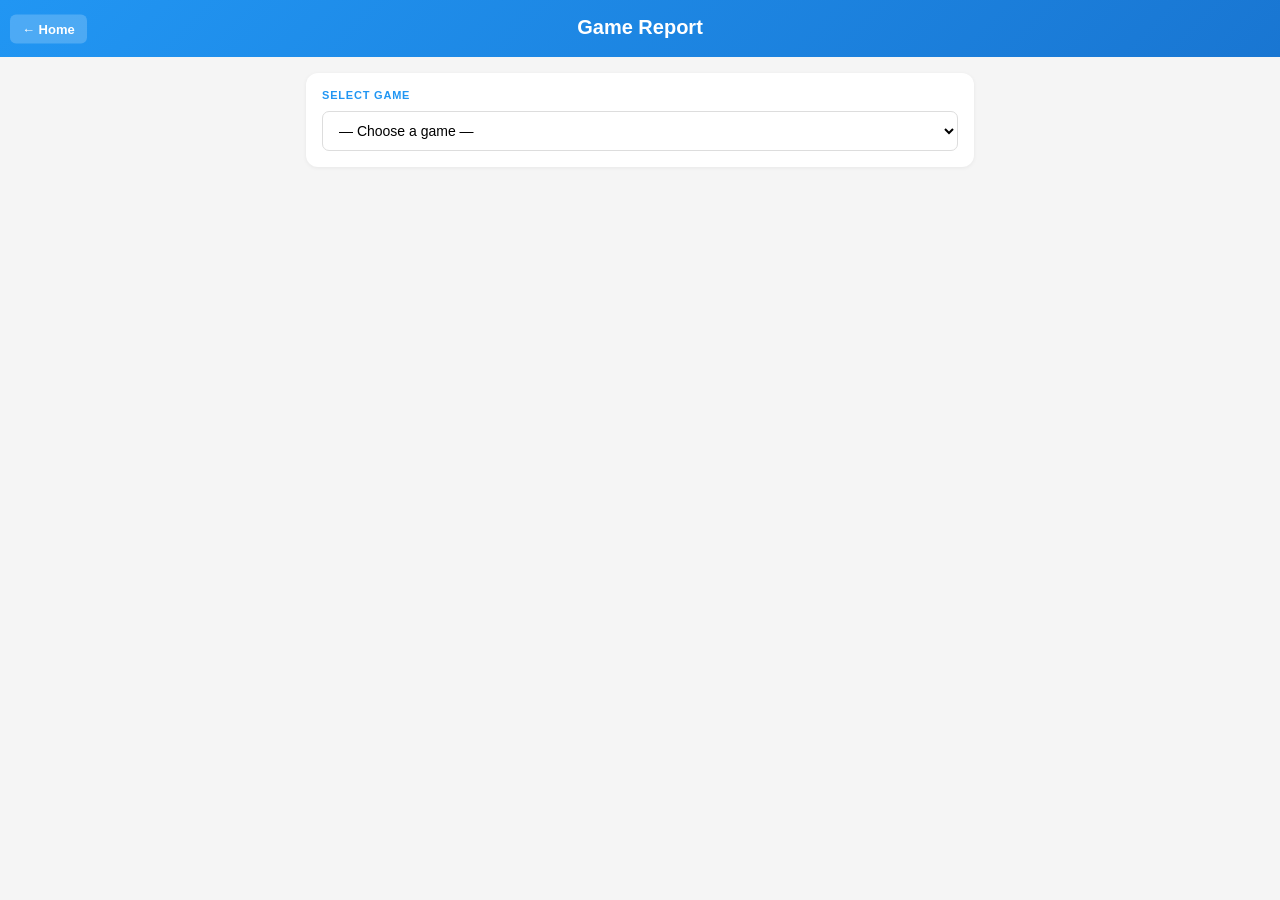
<file: reports.html>
<!DOCTYPE html>
<html lang="en">
<head>
    <meta charset="UTF-8">
    <meta name="viewport" content="width=device-width, initial-scale=1.0, maximum-scale=1.0, user-scalable=no">
    <meta name="theme-color" content="#2196F3">
    <meta name="mobile-web-app-capable" content="yes">
    <meta name="apple-mobile-web-app-capable" content="yes">
    <meta name="apple-mobile-web-app-status-bar-style" content="black-translucent">
    <title>Game Report - Player Tagger</title>
    <link rel="manifest" href="./manifest.json">
    <link rel="icon" type="image/png" sizes="192x192" href="./icons/icon-192x192.png">
    <link rel="apple-touch-icon" sizes="192x192" href="./icons/icon-192x192.png">
    <style>
        * { margin: 0; padding: 0; box-sizing: border-box; }

        body {
            font-family: -apple-system, BlinkMacSystemFont, 'Segoe UI', sans-serif;
            background: #f5f5f5;
            min-height: 100vh;
            padding-bottom: 30px;
        }

        .header {
            position: relative;
            background: linear-gradient(135deg, #2196F3 0%, #1976D2 100%);
            color: white;
            padding: 16px 60px;
            text-align: center;
        }

        .header h1 {
            font-size: 20px;
            font-weight: 700;
        }

        .header p {
            font-size: 12px;
            opacity: 0.8;
            margin-top: 2px;
        }

        .back-btn {
            position: absolute;
            left: 10px;
            top: 50%;
            transform: translateY(-50%);
            background: rgba(255,255,255,0.2);
            color: white;
            text-decoration: none;
            padding: 7px 12px;
            border-radius: 6px;
            font-size: 13px;
            font-weight: 600;
        }

        .content {
            max-width: 700px;
            margin: 0 auto;
            padding: 16px;
        }

        /* Game selector */
        .game-selector {
            background: white;
            border-radius: 12px;
            padding: 16px;
            margin-bottom: 14px;
            box-shadow: 0 1px 4px rgba(0,0,0,0.06);
        }

        .game-selector h2 {
            font-size: 11px;
            font-weight: 700;
            color: #2196F3;
            margin-bottom: 10px;
            text-transform: uppercase;
            letter-spacing: 0.8px;
        }

        .game-selector select {
            width: 100%;
            padding: 10px 12px;
            border: 1px solid #ddd;
            border-radius: 7px;
            font-size: 14px;
            font-family: inherit;
            background: white;
            outline: none;
            cursor: pointer;
        }

        .game-selector select:focus {
            border-color: #2196F3;
        }

        /* No data message */
        .no-data {
            background: white;
            border-radius: 12px;
            padding: 40px 20px;
            text-align: center;
            box-shadow: 0 1px 4px rgba(0,0,0,0.06);
        }

        .no-data p {
            color: #999;
            font-size: 14px;
            margin-bottom: 16px;
        }

        .no-data a {
            display: inline-block;
            background: #2196F3;
            color: white;
            text-decoration: none;
            padding: 10px 24px;
            border-radius: 8px;
            font-size: 14px;
            font-weight: 600;
        }

        /* Report sections */
        .report-section {
            background: white;
            border-radius: 12px;
            padding: 16px;
            margin-bottom: 12px;
            box-shadow: 0 1px 4px rgba(0,0,0,0.06);
        }

        .report-section > h3 {
            font-size: 14px;
            font-weight: 700;
            color: #333;
            margin-bottom: 12px;
        }

        .collapsible-header {
            cursor: pointer;
            user-select: none;
            display: flex;
            justify-content: space-between;
            align-items: center;
            padding: 2px 0;
        }

        .collapsible-header:hover { opacity: 0.8; }

        .collapsible-icon {
            font-size: 13px;
            transition: transform 0.25s;
        }

        .collapsible-icon.collapsed { transform: rotate(-90deg); }

        .collapsible-content {
            max-height: 2000px;
            overflow: hidden;
            transition: max-height 0.3s ease-out;
        }

        .collapsible-content.collapsed { max-height: 0; }

        .report-halves {
            display: flex;
            gap: 8px;
            margin-bottom: 8px;
        }

        .report-half-panel { flex: 1; min-width: 0; }
        .report-total-panel { width: 100%; }

        .report-table {
            width: 100%;
            border-collapse: collapse;
            background: white;
        }

        .report-table th,
        .report-table td {
            padding: 7px 8px;
            text-align: left;
            border-bottom: 1px solid #f0f0f0;
            font-size: 12px;
        }

        .report-table th {
            background: #2196F3;
            color: white;
            font-weight: 600;
        }

        .report-table tr:last-child td { border-bottom: none; }

        .game-title {
            background: #e3f2fd;
            border-radius: 8px;
            padding: 12px 14px;
            margin-bottom: 14px;
            font-size: 14px;
            font-weight: 600;
            color: #1565C0;
            text-align: center;
        }
    </style>
</head>
<body>
    <div class="header">
        <a href="home.html" class="back-btn">← Home</a>
        <h1>Game Report</h1>
        <p id="headerSubtitle"></p>
    </div>

    <div class="content">
        <div class="game-selector">
            <h2>Select Game</h2>
            <select id="gameSelect" onchange="onGameSelected()">
                <option value="">— Choose a game —</option>
            </select>
        </div>

        <div id="reportOutput"></div>
    </div>

    <script>
        let events = [];
        let team1Name = 'Us';
        let team2Name = 'Opposition';
        let gameName = '';

        // ─── Initialise ───────────────────────────────────────────────────────
        function init() {
            const select = document.getElementById('gameSelect');

            // Option 1: current in-progress game
            const currentEvents = JSON.parse(localStorage.getItem('categoryEvents') || '[]');
            if (currentEvents.length > 0) {
                const opt = document.createElement('option');
                opt.value = '__current__';
                opt.textContent = 'Current Game (' + currentEvents.length + ' events)';
                select.appendChild(opt);
            }

            // Option 2: saved games
            const saves = JSON.parse(localStorage.getItem('gameSaves') || '[]');
            saves.forEach((save, index) => {
                const opt = document.createElement('option');
                opt.value = '__save__' + index;
                const saveType = save.isFinalGame ? 'full' : 'in-progress';
                opt.textContent = (save.gameName || 'Game') + ' [' + saveType + '] (' + save.eventCount + ' events)';
                select.appendChild(opt);
            });

            // Auto-select first option if available
            if (select.options.length > 1) {
                select.selectedIndex = 1;
                onGameSelected();
            }
        }

        function onGameSelected() {
            const val = document.getElementById('gameSelect').value;
            const output = document.getElementById('reportOutput');

            if (!val) {
                output.innerHTML = '';
                document.getElementById('headerSubtitle').textContent = '';
                return;
            }

            if (val === '__current__') {
                events = JSON.parse(localStorage.getItem('categoryEvents') || '[]');
                // Try to get team names from the most recent save
                const saves = JSON.parse(localStorage.getItem('gameSaves') || '[]');
                const recent = saves.length > 0 ? saves[saves.length - 1] : null;
                team1Name = (recent && recent.team1Name) ? recent.team1Name : 'Us';
                team2Name = (recent && recent.team2Name) ? recent.team2Name : 'Opposition';
                gameName = (recent && recent.gameName) ? recent.gameName : 'Current Game';
            } else if (val.startsWith('__save__')) {
                const index = parseInt(val.replace('__save__', ''), 10);
                const saves = JSON.parse(localStorage.getItem('gameSaves') || '[]');
                const save = saves[index];
                if (!save) { output.innerHTML = ''; return; }
                events = save.events || [];
                team1Name = save.team1Name || 'Us';
                team2Name = save.team2Name || 'Opposition';
                gameName = save.gameName || 'Game';
            }

            document.getElementById('headerSubtitle').textContent = gameName;
            renderReports();
        }

        // ─── Report rendering ─────────────────────────────────────────────────
        function renderReports() {
            const output = document.getElementById('reportOutput');

            if (events.length === 0) {
                output.innerHTML = '<div class="no-data"><p>No events found for this game.</p><a href="setup.html">Set up a game</a></div>';
                return;
            }

            let html = '<div class="game-title">' + gameName + '</div>';

            // Kickouts
            const ko1 = getKickoutStats('1st');
            const ko2 = getKickoutStats('2nd');
            const koT = getKickoutStats();
            html += '<div class="report-section">';
            html += '<h3>Kickouts</h3>';
            html += '<div class="report-halves">';
            html += '<div class="report-half-panel"><table class="report-table">';
            html += '<tr><th>1st Half</th><th>Own KO</th><th>Opp KO</th></tr>';
            html += '<tr><td>' + team1Name + '</td><td>' + ko1.ourWon + '/' + ko1.ourTotal + ' (' + ko1.ourPercent + '%)</td><td>' + ko1.oppLost + '/' + ko1.oppTotal + ' (' + ko1.theirPercent + '%)</td></tr>';
            html += '<tr><td>' + team2Name + '</td><td>' + ko1.oppWon + '/' + ko1.oppTotal + ' (' + ko1.oppPercent + '%)</td><td>' + ko1.ourLost + '/' + ko1.ourTotal + ' (' + ko1.ourTheirPercent + '%)</td></tr>';
            html += '</table></div>';
            html += '<div class="report-half-panel"><table class="report-table">';
            html += '<tr><th>2nd Half</th><th>Own KO</th><th>Opp KO</th></tr>';
            html += '<tr><td>' + team1Name + '</td><td>' + ko2.ourWon + '/' + ko2.ourTotal + ' (' + ko2.ourPercent + '%)</td><td>' + ko2.oppLost + '/' + ko2.oppTotal + ' (' + ko2.theirPercent + '%)</td></tr>';
            html += '<tr><td>' + team2Name + '</td><td>' + ko2.oppWon + '/' + ko2.oppTotal + ' (' + ko2.oppPercent + '%)</td><td>' + ko2.ourLost + '/' + ko2.ourTotal + ' (' + ko2.ourTheirPercent + '%)</td></tr>';
            html += '</table></div>';
            html += '</div>';
            html += '<div class="report-total-panel"><table class="report-table">';
            html += '<tr><th>Total</th><th>Own KO</th><th>Opp KO</th></tr>';
            html += '<tr><td>' + team1Name + '</td><td>' + koT.ourWon + '/' + koT.ourTotal + ' (' + koT.ourPercent + '%)</td><td>' + koT.oppLost + '/' + koT.oppTotal + ' (' + koT.theirPercent + '%)</td></tr>';
            html += '<tr><td>' + team2Name + '</td><td>' + koT.oppWon + '/' + koT.oppTotal + ' (' + koT.oppPercent + '%)</td><td>' + koT.ourLost + '/' + koT.ourTotal + ' (' + koT.ourTheirPercent + '%)</td></tr>';
            html += '</table></div>';
            html += '</div>';

            // Turnovers
            const to1 = getTurnoverStats('1st');
            const to2 = getTurnoverStats('2nd');
            const toT = getTurnoverStats();
            html += '<div class="report-section">';
            html += '<h3>Turnovers</h3>';
            html += '<div class="report-halves">';
            html += '<div class="report-half-panel"><table class="report-table">';
            html += '<tr><th>1st Half</th><th>T/O Won</th><th>T/O Lost</th></tr>';
            html += '<tr><td>' + team1Name + '</td><td>' + to1.ourWon + '</td><td>' + to1.ourLost + '</td></tr>';
            html += '<tr><td>' + team2Name + '</td><td>' + to1.oppWon + '</td><td>' + to1.oppLost + '</td></tr>';
            html += '</table></div>';
            html += '<div class="report-half-panel"><table class="report-table">';
            html += '<tr><th>2nd Half</th><th>T/O Won</th><th>T/O Lost</th></tr>';
            html += '<tr><td>' + team1Name + '</td><td>' + to2.ourWon + '</td><td>' + to2.ourLost + '</td></tr>';
            html += '<tr><td>' + team2Name + '</td><td>' + to2.oppWon + '</td><td>' + to2.oppLost + '</td></tr>';
            html += '</table></div>';
            html += '</div>';
            html += '<div class="report-total-panel"><table class="report-table">';
            html += '<tr><th>Total</th><th>T/O Won</th><th>T/O Lost</th></tr>';
            html += '<tr><td>' + team1Name + '</td><td>' + toT.ourWon + '</td><td>' + toT.ourLost + '</td></tr>';
            html += '<tr><td>' + team2Name + '</td><td>' + toT.oppWon + '</td><td>' + toT.oppLost + '</td></tr>';
            html += '</table></div>';
            html += '</div>';

            // Shot Conversion
            const sh1 = getShotConversion('1st');
            const sh2 = getShotConversion('2nd');
            const shT = getShotConversion();
            html += '<div class="report-section">';
            html += '<h3>Shot Conversion</h3>';
            html += '<div class="report-halves">';
            html += '<div class="report-half-panel"><table class="report-table">';
            html += '<tr><th>1st Half</th><th>Shots</th><th>Scores</th><th>Wides</th><th>Short/Save</th><th>For 45s</th><th>%</th></tr>';
            html += '<tr><td>' + team1Name + '</td><td>' + sh1.ourShots + '</td><td>' + sh1.ourScores + '</td><td>' + sh1.ourWides + '</td><td>' + sh1.ourSaveShot + '</td><td>' + sh1.ourFortyFives + '</td><td>' + sh1.ourConversion + '%</td></tr>';
            html += '<tr><td>' + team2Name + '</td><td>' + sh1.oppShots + '</td><td>' + sh1.oppScores + '</td><td>' + sh1.oppWides + '</td><td>' + sh1.oppSaveShot + '</td><td>' + sh1.oppFortyFives + '</td><td>' + sh1.oppConversion + '%</td></tr>';
            html += '</table></div>';
            html += '<div class="report-half-panel"><table class="report-table">';
            html += '<tr><th>2nd Half</th><th>Shots</th><th>Scores</th><th>Wides</th><th>Short/Save</th><th>For 45s</th><th>%</th></tr>';
            html += '<tr><td>' + team1Name + '</td><td>' + sh2.ourShots + '</td><td>' + sh2.ourScores + '</td><td>' + sh2.ourWides + '</td><td>' + sh2.ourSaveShot + '</td><td>' + sh2.ourFortyFives + '</td><td>' + sh2.ourConversion + '%</td></tr>';
            html += '<tr><td>' + team2Name + '</td><td>' + sh2.oppShots + '</td><td>' + sh2.oppScores + '</td><td>' + sh2.oppWides + '</td><td>' + sh2.oppSaveShot + '</td><td>' + sh2.oppFortyFives + '</td><td>' + sh2.oppConversion + '%</td></tr>';
            html += '</table></div>';
            html += '</div>';
            html += '<div class="report-total-panel"><table class="report-table">';
            html += '<tr><th>Total</th><th>Shots</th><th>Scores</th><th>Wides</th><th>Short/Save</th><th>For 45s</th><th>%</th></tr>';
            html += '<tr><td>' + team1Name + '</td><td>' + shT.ourShots + '</td><td>' + shT.ourScores + '</td><td>' + shT.ourWides + '</td><td>' + shT.ourSaveShot + '</td><td>' + shT.ourFortyFives + '</td><td>' + shT.ourConversion + '%</td></tr>';
            html += '<tr><td>' + team2Name + '</td><td>' + shT.oppShots + '</td><td>' + shT.oppScores + '</td><td>' + shT.oppWides + '</td><td>' + shT.oppSaveShot + '</td><td>' + shT.oppFortyFives + '</td><td>' + shT.oppConversion + '%</td></tr>';
            html += '</table></div>';
            html += '</div>';

            // Shot Sequences
            const sequences = buildPossessionSequences();
            if (sequences.length > 0) {
                const scoreOutcomes = ['Goal', 'Point', '2 Pointer'];
                const shotOutcomes = ['Goal', 'Point', '2 Pointer', 'Wide', 'For 45', 'Save/Shot'];

                ['OUR', 'OPP'].forEach(team => {
                    const teamName = team === 'OUR' ? team1Name : team2Name;
                    const teamSeqs = sequences.filter(s => s.team === team);
                    if (teamSeqs.length === 0) return;

                    const withShot = teamSeqs.filter(s => shotOutcomes.includes(s.outcome));
                    const withScore = teamSeqs.filter(s => scoreOutcomes.includes(s.outcome));
                    const shotPct = Math.round((withShot.length / teamSeqs.length) * 100);
                    const scorePct = withShot.length > 0 ? Math.round((withScore.length / withShot.length) * 100) : 0;

                    html += '<div class="report-section">';
                    html += '<div class="collapsible-header" onclick="toggleCollapsible(this)">';
                    html += '<h3 style="margin:0">' + teamName + ' — Shot Sequences</h3>';
                    html += '<span class="collapsible-icon collapsed">&#9660;</span>';
                    html += '</div>';
                    html += '<div class="collapsible-content collapsed" style="margin-top:10px">';
                    html += '<table class="report-table" style="margin-bottom:10px">';
                    html += '<tr><th>Sequences</th><th>Ended in Shot</th><th>Shot %</th><th>Score %</th></tr>';
                    html += '<tr><td>' + teamSeqs.length + '</td><td>' + withShot.length + '</td><td>' + shotPct + '%</td><td>' + scorePct + '%</td></tr>';
                    html += '</table>';
                    html += '<table class="report-table">';
                    html += '<tr><th>Time</th><th>Half</th><th>Start</th><th>Players</th><th>Outcome</th></tr>';
                    teamSeqs.forEach(seq => {
                        const outcomeStyle = scoreOutcomes.includes(seq.outcome)
                            ? 'color:#2e7d32;font-weight:bold'
                            : seq.outcome === 'No Shot' ? 'color:#bbb' : 'color:#c62828';
                        const half = seq.period.includes('1st') ? '1st' : seq.period.includes('2nd') ? '2nd' : '—';
                        html += '<tr>';
                        html += '<td>' + seq.startTime + '</td>';
                        html += '<td>' + half + '</td>';
                        html += '<td>' + seq.startType + '</td>';
                        html += '<td>' + (seq.players.join(', ') || '—') + '</td>';
                        html += '<td style="' + outcomeStyle + '">' + seq.outcome + '</td>';
                        html += '</tr>';
                    });
                    html += '</table>';
                    html += '</div></div>';
                });
            }

            // Top 6 Scorers — OUR
            const ourScorers = getPlayerStats('OUR')
                .filter(p => p.goals > 0 || p.points > 0 || p.twoPointers > 0)
                .sort((a, b) => ((b.goals*3)+(b.twoPointers*2)+b.points) - ((a.goals*3)+(a.twoPointers*2)+a.points));
            html += '<div class="report-section">';
            html += '<div class="collapsible-header" onclick="toggleCollapsible(this)">';
            html += '<h3 style="margin:0">' + team1Name + ' — Top 6 Scorers</h3>';
            html += '<span class="collapsible-icon collapsed">&#9660;</span>';
            html += '</div>';
            html += '<div class="collapsible-content collapsed" style="margin-top:10px">';
            html += '<table class="report-table">';
            html += '<tr><th>Player</th><th>Goals</th><th>2-Ptrs</th><th>Points</th><th>Total</th></tr>';
            ourScorers.slice(0, 6).forEach(p => {
                html += '<tr><td>' + p.category.replace('OUR ','') + '</td><td>' + p.goals + '</td><td>' + p.twoPointers + '</td><td>' + p.points + '</td><td>' + ((p.goals*3)+(p.twoPointers*2)+p.points) + '</td></tr>';
            });
            if (ourScorers.length === 0) html += '<tr><td colspan="5" style="text-align:center;color:#bbb">No scoring events</td></tr>';
            html += '</table></div></div>';

            // Top 6 Scorers — OPP
            const oppScorers = getPlayerStats('OPP')
                .filter(p => p.goals > 0 || p.points > 0 || p.twoPointers > 0)
                .sort((a, b) => ((b.goals*3)+(b.twoPointers*2)+b.points) - ((a.goals*3)+(a.twoPointers*2)+a.points));
            html += '<div class="report-section">';
            html += '<div class="collapsible-header" onclick="toggleCollapsible(this)">';
            html += '<h3 style="margin:0">' + team2Name + ' — Top 6 Scorers</h3>';
            html += '<span class="collapsible-icon collapsed">&#9660;</span>';
            html += '</div>';
            html += '<div class="collapsible-content collapsed" style="margin-top:10px">';
            html += '<table class="report-table">';
            html += '<tr><th>Player</th><th>Goals</th><th>2-Ptrs</th><th>Points</th><th>Total</th></tr>';
            oppScorers.slice(0, 6).forEach(p => {
                html += '<tr><td>' + p.category.replace('OPP ','') + '</td><td>' + p.goals + '</td><td>' + p.twoPointers + '</td><td>' + p.points + '</td><td>' + ((p.goals*3)+(p.twoPointers*2)+p.points) + '</td></tr>';
            });
            if (oppScorers.length === 0) html += '<tr><td colspan="5" style="text-align:center;color:#bbb">No scoring events</td></tr>';
            html += '</table></div></div>';

            // Possession
            const pos1 = getPossessionStats('1st');
            const pos2 = getPossessionStats('2nd');
            const posT = getPossessionStats();
            html += '<div class="report-section">';
            html += '<div class="collapsible-header" onclick="toggleCollapsible(this)">';
            html += '<h3 style="margin:0">Possession</h3>';
            html += '<span class="collapsible-icon collapsed">&#9660;</span>';
            html += '</div>';
            html += '<div class="collapsible-content collapsed" style="margin-top:10px">';
            html += '<div class="report-halves">';
            html += '<div class="report-half-panel"><table class="report-table">';
            html += '<tr><th>1st Half</th><th>Time</th><th>%</th></tr>';
            html += '<tr><td>' + team1Name + '</td><td>' + pos1.ourTimeFormatted + '</td><td>' + pos1.ourPercent + '%</td></tr>';
            html += '<tr><td>' + team2Name + '</td><td>' + pos1.oppTimeFormatted + '</td><td>' + pos1.oppPercent + '%</td></tr>';
            html += '</table></div>';
            html += '<div class="report-half-panel"><table class="report-table">';
            html += '<tr><th>2nd Half</th><th>Time</th><th>%</th></tr>';
            html += '<tr><td>' + team1Name + '</td><td>' + pos2.ourTimeFormatted + '</td><td>' + pos2.ourPercent + '%</td></tr>';
            html += '<tr><td>' + team2Name + '</td><td>' + pos2.oppTimeFormatted + '</td><td>' + pos2.oppPercent + '%</td></tr>';
            html += '</table></div>';
            html += '</div>';
            html += '<div class="report-total-panel"><table class="report-table">';
            html += '<tr><th>Total</th><th>Time</th><th>%</th></tr>';
            html += '<tr><td>' + team1Name + '</td><td>' + posT.ourTimeFormatted + '</td><td>' + posT.ourPercent + '%</td></tr>';
            html += '<tr><td>' + team2Name + '</td><td>' + posT.oppTimeFormatted + '</td><td>' + posT.oppPercent + '%</td></tr>';
            html += '</table></div>';
            html += '</div></div>';

            // Top 3 Possessions — OUR
            const ourStats = getPlayerStats('OUR');
            html += '<div class="report-section">';
            html += '<div class="collapsible-header" onclick="toggleCollapsible(this)">';
            html += '<h3 style="margin:0">' + team1Name + ' — Top 3 Possessions</h3>';
            html += '<span class="collapsible-icon collapsed">&#9660;</span>';
            html += '</div>';
            html += '<div class="collapsible-content collapsed" style="margin-top:10px">';
            html += '<table class="report-table">';
            html += '<tr><th>Player</th><th>Possessions</th></tr>';
            ourStats.slice(0, 3).forEach(p => {
                html += '<tr><td>' + p.category.replace('OUR ','') + '</td><td>' + p.touches + '</td></tr>';
            });
            html += '</table></div></div>';

            // Top 3 Possessions — OPP
            const oppStats = getPlayerStats('OPP');
            html += '<div class="report-section">';
            html += '<div class="collapsible-header" onclick="toggleCollapsible(this)">';
            html += '<h3 style="margin:0">' + team2Name + ' — Top 3 Possessions</h3>';
            html += '<span class="collapsible-icon collapsed">&#9660;</span>';
            html += '</div>';
            html += '<div class="collapsible-content collapsed" style="margin-top:10px">';
            html += '<table class="report-table">';
            html += '<tr><th>Player</th><th>Possessions</th></tr>';
            oppStats.slice(0, 3).forEach(p => {
                html += '<tr><td>' + p.category.replace('OPP ','') + '</td><td>' + p.touches + '</td></tr>';
            });
            html += '</table></div></div>';

            output.innerHTML = html;
        }

        // ─── Collapsible ──────────────────────────────────────────────────────
        function toggleCollapsible(header) {
            const content = header.nextElementSibling;
            const icon = header.querySelector('.collapsible-icon');
            content.classList.toggle('collapsed');
            icon.classList.toggle('collapsed');
        }

        // ─── Stats helpers (mirrored from player-app.html, read-only) ─────────
        function getKickoutStats(periodFilter) {
            let evts = filterByPeriod(events, periodFilter);
            let ourWon = 0, ourLost = 0, oppWon = 0, oppLost = 0;

            evts.forEach(event => {
                const dl = event.descriptors.split(',').map(d => d.trim());
                if (event.type === 'OUR') {
                    if (dl.includes('Own KO Won')) ourWon++;
                    if (dl.includes('Own KO Lost')) ourLost++;
                } else if (event.type === 'OPP') {
                    if (dl.includes('Opp KO Won') || dl.includes('Own KO Won')) oppWon++;
                    if (dl.includes('Opp KO Lost') || dl.includes('Own KO Lost')) oppLost++;
                }
            });

            const ourTotal = ourWon + ourLost;
            const oppTotal = oppWon + oppLost;
            return {
                ourWon, ourLost, ourTotal,
                ourPercent: ourTotal > 0 ? Math.round((ourWon / ourTotal) * 100) : 0,
                ourTheirPercent: ourTotal > 0 ? Math.round((ourLost / ourTotal) * 100) : 0,
                oppWon, oppLost, oppTotal,
                oppPercent: oppTotal > 0 ? Math.round((oppWon / oppTotal) * 100) : 0,
                theirPercent: oppTotal > 0 ? Math.round((oppLost / oppTotal) * 100) : 0
            };
        }

        function getTurnoverStats(periodFilter) {
            let evts = filterByPeriod(events, periodFilter);
            let ourWon = 0, ourLost = 0, oppWon = 0, oppLost = 0;

            evts.forEach(event => {
                if (event.fromSaveShot) return;
                if (event.descriptors.includes('Our T/O Lost')) { ourLost++; oppWon++; }
                else if (event.descriptors.includes('Opp T/O Lost')) { oppLost++; ourWon++; }
                else if (event.descriptors.includes('Save/Shot')) {
                    if (event.type === 'OUR') { ourLost++; oppWon++; }
                    else if (event.type === 'OPP') { oppLost++; ourWon++; }
                }
            });

            return { ourWon, ourLost, oppWon, oppLost };
        }

        function getShotConversion(periodFilter) {
            let evts = filterByPeriod(events, periodFilter);
            let ourShots = 0, ourScores = 0, ourWides = 0, ourSaveShot = 0, ourFortyFives = 0;
            let oppShots = 0, oppScores = 0, oppWides = 0, oppSaveShot = 0, oppFortyFives = 0;

            evts.forEach(event => {
                const dl = event.descriptors.split(',').map(d => d.trim());
                const hasShot    = dl.includes('Shot');
                const hasScore   = dl.includes('Goal') || dl.includes('Point') || dl.includes('2 Pointer');
                const hasWide    = dl.includes('Wide');
                const hasSave    = dl.includes('Save/Shot') || dl.includes('Save/Short/45');
                const has45      = dl.includes('For 45');

                if (event.type === 'OUR') {
                    if (hasShot)  ourShots++;
                    if (hasScore) ourScores++;
                    if (hasWide)  ourWides++;
                    if (hasSave)  ourSaveShot++;
                    if (has45)    ourFortyFives++;
                } else if (event.type === 'OPP') {
                    if (hasShot)  oppShots++;
                    if (hasScore) oppScores++;
                    if (hasWide)  oppWides++;
                    if (hasSave)  oppSaveShot++;
                    if (has45)    oppFortyFives++;
                }
            });

            return {
                ourShots, ourScores, ourWides, ourSaveShot, ourFortyFives,
                ourConversion: ourShots > 0 ? Math.round((ourScores / ourShots) * 100) : 0,
                oppShots, oppScores, oppWides, oppSaveShot, oppFortyFives,
                oppConversion: oppShots > 0 ? Math.round((oppScores / oppShots) * 100) : 0
            };
        }

        function getPlayerStats(type) {
            const stats = {};
            events.forEach(event => {
                if (event.type !== type) return;
                if (!stats[event.category]) {
                    stats[event.category] = { category: event.category, touches: 0, goals: 0, points: 0, twoPointers: 0 };
                }
                const dl = event.descriptors.split(',').map(d => d.trim());
                if (dl.includes('Touch'))      stats[event.category].touches++;
                if (dl.includes('Goal'))       stats[event.category].goals++;
                if (dl.includes('Point'))      stats[event.category].points++;
                if (dl.includes('2 Pointer'))  stats[event.category].twoPointers++;
            });
            return Object.values(stats).sort((a, b) => b.touches - a.touches);
        }

        function getPossessionStats(periodFilter) {
            const evts = filterByPeriod(events, periodFilter);
            const touchEvents = evts.filter(e => e.descriptors.split(',').map(d => d.trim()).includes('Touch'));

            if (touchEvents.length < 2) {
                return { ourTime: 0, oppTime: 0, ourTimeFormatted: '00:00', oppTimeFormatted: '00:00', ourPercent: 0, oppPercent: 0 };
            }

            function parseTime(t) {
                const p = t.split(':');
                return parseInt(p[0]) * 60 + parseInt(p[1]);
            }
            function formatTime(s) {
                return String(Math.floor(s/60)).padStart(2,'0') + ':' + String(s%60).padStart(2,'0');
            }

            let ourSec = 0, oppSec = 0;
            for (let i = 0; i < touchEvents.length - 1; i++) {
                const dur = parseTime(touchEvents[i+1].time) - parseTime(touchEvents[i].time);
                if (dur > 0) {
                    if (touchEvents[i].type === 'OUR') ourSec += dur;
                    else if (touchEvents[i].type === 'OPP') oppSec += dur;
                }
            }

            const total = ourSec + oppSec;
            return {
                ourTime: ourSec, oppTime: oppSec,
                ourTimeFormatted: formatTime(ourSec),
                oppTimeFormatted: formatTime(oppSec),
                ourPercent: total > 0 ? Math.round((ourSec / total) * 100) : 0,
                oppPercent: total > 0 ? Math.round((oppSec / total) * 100) : 0
            };
        }

        function buildPossessionSequences() {
            const sequences = [];
            let currentSeq = null;
            const shotOutcomes = ['Goal', 'Point', '2 Pointer', 'Wide', 'For 45', 'Save/Shot'];

            const getPossessionTeam = descs => {
                if (descs.includes('Own KO Won') || descs.includes('Opp KO Lost') || descs.includes('Opp T/O Lost') || descs.includes('Our Throw-in')) return 'OUR';
                if (descs.includes('Opp KO Won') || descs.includes('Own KO Lost') || descs.includes('Our T/O Lost') || descs.includes('Opp Throw-in')) return 'OPP';
                return null;
            };

            const getStartType = descs => {
                if (descs.includes('Own KO Won'))  return 'We won our own KO';
                if (descs.includes('Opp KO Lost')) return 'We won their KO';
                if (descs.includes('Opp KO Won'))  return 'Opp won their own KO';
                if (descs.includes('Own KO Lost')) return 'Opp won our KO';
                if (descs.some(d => d.includes('T/O Lost'))) return 'T/O Won';
                if (descs.some(d => d.includes('Throw-in'))) return 'Throw-in';
                return 'Unknown';
            };

            events.forEach(event => {
                const descs = event.descriptors.split(', ').map(d => d.trim());
                const newTeam = getPossessionTeam(descs);

                if (newTeam) {
                    if (currentSeq) sequences.push(currentSeq);
                    currentSeq = { team: newTeam, startType: getStartType(descs), startTime: event.time, period: event.period, touches: 0, players: [], outcome: 'No Shot' };
                    return;
                }

                const outcomeDesc = shotOutcomes.find(s => descs.includes(s));
                if (outcomeDesc) {
                    if (currentSeq && event.type === currentSeq.team) {
                        currentSeq.outcome = outcomeDesc;
                        sequences.push(currentSeq);
                        currentSeq = null;
                    } else {
                        if (currentSeq) { sequences.push(currentSeq); currentSeq = null; }
                        sequences.push({ team: event.type, startType: 'Unknown', startTime: event.time, period: event.period, touches: 0, players: [], outcome: outcomeDesc });
                    }
                    return;
                }

                if (!currentSeq) return;
                if (event.type === currentSeq.team && event.category !== 'Team Event') {
                    if (descs.includes('Touch')) {
                        currentSeq.touches++;
                        const num = event.category.replace('OUR ','').replace('OPP ','');
                        if (!currentSeq.players.includes(num)) currentSeq.players.push(num);
                    }
                }
            });

            if (currentSeq) sequences.push(currentSeq);
            return sequences;
        }

        // ─── Period filter helper ─────────────────────────────────────────────
        function filterByPeriod(evts, periodFilter) {
            if (!periodFilter) return evts;
            if (periodFilter === '1st') return evts.filter(e => e.period === '1st Half Started' || e.period === '1st Half Ended');
            if (periodFilter === '2nd') return evts.filter(e => e.period === '2nd Half Started' || e.period === '2nd Half Ended');
            return evts;
        }

        init();
    </script>
</body>
</html>
</file>
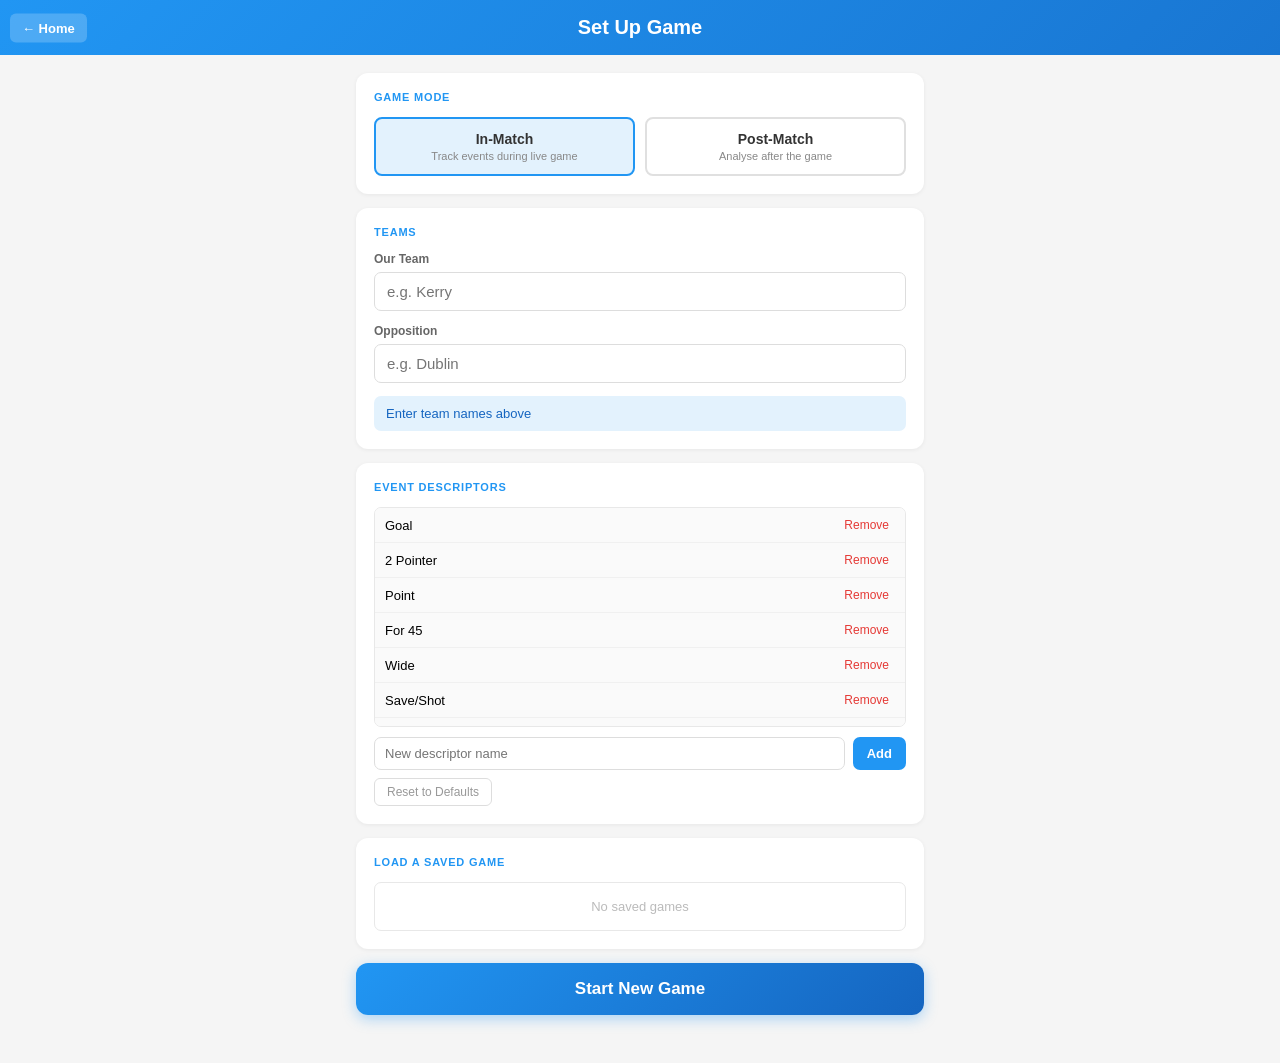
<file: setup.html>
<!DOCTYPE html>
<html lang="en">
<head>
    <meta charset="UTF-8">
    <meta name="viewport" content="width=device-width, initial-scale=1.0, maximum-scale=1.0, user-scalable=no">
    <meta name="theme-color" content="#2196F3">
    <meta name="mobile-web-app-capable" content="yes">
    <meta name="apple-mobile-web-app-capable" content="yes">
    <meta name="apple-mobile-web-app-status-bar-style" content="black-translucent">
    <title>Set Up Game - Player Tagger</title>
    <link rel="manifest" href="./manifest.json">
    <link rel="icon" type="image/png" sizes="192x192" href="./icons/icon-192x192.png">
    <link rel="apple-touch-icon" sizes="192x192" href="./icons/icon-192x192.png">
    <style>
        * { margin: 0; padding: 0; box-sizing: border-box; }

        body {
            font-family: -apple-system, BlinkMacSystemFont, 'Segoe UI', sans-serif;
            background: #f5f5f5;
            min-height: 100vh;
            padding-bottom: 30px;
        }

        .header {
            position: relative;
            background: linear-gradient(135deg, #2196F3 0%, #1976D2 100%);
            color: white;
            padding: 16px 60px;
            text-align: center;
        }

        .header h1 {
            font-size: 20px;
            font-weight: 700;
        }

        .back-btn {
            position: absolute;
            left: 10px;
            top: 50%;
            transform: translateY(-50%);
            background: rgba(255,255,255,0.2);
            color: white;
            text-decoration: none;
            padding: 7px 12px;
            border-radius: 6px;
            font-size: 13px;
            font-weight: 600;
        }

        .content {
            max-width: 600px;
            margin: 0 auto;
            padding: 18px 16px;
        }

        .section {
            background: white;
            border-radius: 12px;
            padding: 18px;
            margin-bottom: 14px;
            box-shadow: 0 1px 4px rgba(0,0,0,0.06);
        }

        .section h2 {
            font-size: 11px;
            font-weight: 700;
            color: #2196F3;
            margin-bottom: 14px;
            text-transform: uppercase;
            letter-spacing: 0.8px;
        }

        .mode-selector {
            display: grid;
            grid-template-columns: 1fr 1fr;
            gap: 10px;
        }

        .mode-option {
            border: 2px solid #e0e0e0;
            border-radius: 8px;
            padding: 12px 10px;
            cursor: pointer;
            text-align: center;
            transition: border-color 0.2s, background 0.2s;
        }

        .mode-option.active {
            border-color: #2196F3;
            background: #e3f2fd;
        }

        .mode-title {
            font-weight: 700;
            font-size: 14px;
            color: #333;
        }

        .mode-desc {
            font-size: 11px;
            color: #888;
            margin-top: 3px;
        }

        .form-group {
            margin-bottom: 13px;
        }

        .form-group:last-child {
            margin-bottom: 0;
        }

        .form-group label {
            display: block;
            font-size: 12px;
            font-weight: 600;
            color: #666;
            margin-bottom: 6px;
        }

        .form-group input[type="text"] {
            width: 100%;
            padding: 10px 12px;
            border: 1px solid #ddd;
            border-radius: 7px;
            font-size: 15px;
            outline: none;
            font-family: inherit;
        }

        .form-group input[type="text"]:focus {
            border-color: #2196F3;
        }

        .game-name-display {
            background: #e3f2fd;
            border-radius: 7px;
            padding: 10px 12px;
            font-size: 13px;
            color: #1565C0;
            font-weight: 500;
            margin-top: 12px;
        }

        .descriptors-list {
            border: 1px solid #e8e8e8;
            border-radius: 7px;
            min-height: 56px;
            max-height: 220px;
            overflow-y: auto;
            margin-bottom: 10px;
            background: #fafafa;
        }

        .descriptor-item {
            display: flex;
            align-items: center;
            justify-content: space-between;
            padding: 8px 10px;
            border-bottom: 1px solid #f0f0f0;
            font-size: 13px;
        }

        .descriptor-item:last-child {
            border-bottom: none;
        }

        .delete-desc-btn {
            background: none;
            color: #e53935;
            border: none;
            font-size: 12px;
            cursor: pointer;
            padding: 2px 6px;
            border-radius: 4px;
        }

        .delete-desc-btn:hover {
            background: #ffebee;
        }

        .add-descriptor-row {
            display: flex;
            gap: 8px;
            margin-bottom: 8px;
        }

        .add-descriptor-row input {
            flex: 1;
            padding: 8px 10px;
            border: 1px solid #ddd;
            border-radius: 7px;
            font-size: 13px;
            outline: none;
            font-family: inherit;
        }

        .add-descriptor-row input:focus {
            border-color: #2196F3;
        }

        .add-btn {
            background: #2196F3;
            color: white;
            border: none;
            border-radius: 7px;
            padding: 8px 14px;
            font-size: 13px;
            font-weight: 600;
            cursor: pointer;
        }

        .reset-btn {
            background: none;
            color: #999;
            border: 1px solid #ddd;
            border-radius: 6px;
            padding: 6px 12px;
            font-size: 12px;
            cursor: pointer;
        }

        .saved-games-list {
            border: 1px solid #e8e8e8;
            border-radius: 7px;
            overflow: hidden;
        }

        .no-saves {
            padding: 16px;
            text-align: center;
            color: #bbb;
            font-size: 13px;
        }

        .saved-game-item {
            padding: 11px 12px;
            border-bottom: 1px solid #f5f5f5;
            display: flex;
            align-items: center;
            justify-content: space-between;
            gap: 10px;
        }

        .saved-game-item:last-child {
            border-bottom: none;
        }

        .saved-game-info {
            flex: 1;
            min-width: 0;
        }

        .saved-game-info strong {
            display: block;
            font-size: 13px;
            color: #333;
            white-space: nowrap;
            overflow: hidden;
            text-overflow: ellipsis;
        }

        .saved-game-info span {
            font-size: 11px;
            color: #aaa;
        }

        .load-save-btn {
            background: #2196F3;
            color: white;
            border: none;
            border-radius: 6px;
            padding: 6px 12px;
            font-size: 12px;
            font-weight: 600;
            cursor: pointer;
            white-space: nowrap;
            flex-shrink: 0;
        }

        .start-btn {
            width: 100%;
            padding: 16px;
            background: linear-gradient(135deg, #2196F3 0%, #1565C0 100%);
            color: white;
            border: none;
            border-radius: 12px;
            font-size: 17px;
            font-weight: 700;
            cursor: pointer;
            box-shadow: 0 4px 14px rgba(33,150,243,0.35);
            font-family: inherit;
        }

        .start-btn:active {
            transform: scale(0.98);
        }
    </style>
</head>
<body>
    <div class="header">
        <a href="home.html" class="back-btn">← Home</a>
        <h1>Set Up Game</h1>
    </div>

    <div class="content">

        <!-- Game Mode -->
        <div class="section">
            <h2>Game Mode</h2>
            <div class="mode-selector">
                <div class="mode-option active" id="inMatchMode" onclick="setMode('in-match')">
                    <div class="mode-title">In-Match</div>
                    <div class="mode-desc">Track events during live game</div>
                </div>
                <div class="mode-option" id="postMatchMode" onclick="setMode('post-match')">
                    <div class="mode-title">Post-Match</div>
                    <div class="mode-desc">Analyse after the game</div>
                </div>
            </div>
        </div>

        <!-- Teams -->
        <div class="section">
            <h2>Teams</h2>
            <div class="form-group">
                <label>Our Team</label>
                <input type="text" id="team1Name" placeholder="e.g. Kerry" oninput="updateGameName()">
            </div>
            <div class="form-group">
                <label>Opposition</label>
                <input type="text" id="team2Name" placeholder="e.g. Dublin" oninput="updateGameName()">
            </div>
            <div class="game-name-display" id="gameNameDisplay">Enter team names above</div>
        </div>

        <!-- Event Descriptors -->
        <div class="section">
            <h2>Event Descriptors</h2>
            <div class="descriptors-list" id="descriptorsList"></div>
            <div class="add-descriptor-row">
                <input type="text" id="newDescriptorInput" placeholder="New descriptor name" maxlength="20"
                    onkeypress="if(event.key==='Enter')addDescriptor()">
                <button class="add-btn" onclick="addDescriptor()">Add</button>
            </div>
            <button class="reset-btn" onclick="resetDescriptors()">Reset to Defaults</button>
        </div>

        <!-- Saved Games -->
        <div class="section">
            <h2>Load a Saved Game</h2>
            <div id="savedGamesList" class="saved-games-list"></div>
        </div>

        <!-- Start -->
        <button class="start-btn" onclick="startGame()">Start New Game</button>

    </div>

    <script>
        const defaultDescriptors = ['Goal', '2 Pointer', 'Point', 'For 45', 'Wide', 'Save/Shot',
            'Own KO Won', 'Own KO Lost', 'Our T/O Lost', 'Opp KO Won', 'Opp KO Lost', 'Opp T/O Lost'];

        let descriptors = [];
        let gameMode = 'in-match';

        function init() {
            gameMode = localStorage.getItem('gameMode') || 'in-match';
            updateModeUI();

            const saved = localStorage.getItem('customDescriptors');
            descriptors = saved ? JSON.parse(saved) : [...defaultDescriptors];
            renderDescriptors();

            renderSavedGames();
        }

        function setMode(mode) {
            gameMode = mode;
            updateModeUI();
        }

        function updateModeUI() {
            document.getElementById('inMatchMode').classList.toggle('active', gameMode === 'in-match');
            document.getElementById('postMatchMode').classList.toggle('active', gameMode === 'post-match');
        }

        function updateGameName() {
            const t1 = document.getElementById('team1Name').value || 'Us';
            const t2 = document.getElementById('team2Name').value || 'Opposition';
            const d = new Date();
            const dateStr = String(d.getDate()).padStart(2,'0') + '/' + String(d.getMonth()+1).padStart(2,'0') + '/' + d.getFullYear();
            document.getElementById('gameNameDisplay').textContent = t1 + ' v ' + t2 + ' — ' + dateStr;
        }

        function renderDescriptors() {
            const list = document.getElementById('descriptorsList');
            if (descriptors.length === 0) {
                list.innerHTML = '<div style="padding:12px;text-align:center;color:#bbb;font-size:13px;">No descriptors added</div>';
                return;
            }
            list.innerHTML = descriptors.map(d => `
                <div class="descriptor-item">
                    <span>${d}</span>
                    <button class="delete-desc-btn" onclick="deleteDescriptor(${JSON.stringify(d)})">Remove</button>
                </div>
            `).join('');
        }

        function addDescriptor() {
            const input = document.getElementById('newDescriptorInput');
            const val = input.value.trim();
            if (!val) return;
            if (val === 'Touch') { alert('"Touch" is a reserved descriptor and cannot be added.'); return; }
            if (descriptors.includes(val)) { alert('This descriptor already exists.'); return; }
            descriptors.push(val);
            input.value = '';
            renderDescriptors();
        }

        function deleteDescriptor(desc) {
            if (!confirm('Delete "' + desc + '"?')) return;
            descriptors = descriptors.filter(d => d !== desc);
            renderDescriptors();
        }

        function resetDescriptors() {
            if (!confirm('Reset to default descriptors? Custom descriptors will be removed.')) return;
            descriptors = [...defaultDescriptors];
            renderDescriptors();
        }

        function renderSavedGames() {
            const saves = JSON.parse(localStorage.getItem('gameSaves') || '[]');
            const list = document.getElementById('savedGamesList');

            if (saves.length === 0) {
                list.innerHTML = '<div class="no-saves">No saved games</div>';
                return;
            }

            list.innerHTML = saves.map((save, index) => {
                const date = new Date(save.timestamp);
                const saveType = save.isFinalGame ? 'full game' : 'in-progress';
                return `
                    <div class="saved-game-item">
                        <div class="saved-game-info">
                            <strong>${save.gameName || 'Game'}</strong>
                            <span>[${saveType}] &nbsp;${date.toLocaleString()} &nbsp;(${save.eventCount} events)</span>
                        </div>
                        <button class="load-save-btn" onclick="loadSave(${index})">Load</button>
                    </div>
                `;
            }).join('');
        }

        function loadSave(index) {
            const saves = JSON.parse(localStorage.getItem('gameSaves') || '[]');
            const save = saves[index];
            if (!save) return;
            if (!confirm('Load "' + (save.gameName || 'Game') + '"?\n\nThis will replace any current game data in the tagger.')) return;

            // Write events directly so player-app loads them
            localStorage.setItem('categoryEvents', JSON.stringify(save.events || []));

            // Pass team info to player-app
            localStorage.setItem('pendingTeamSetup', JSON.stringify({
                team1Name: save.team1Name || 'Us',
                team2Name: save.team2Name || 'Opposition',
                gameName: save.gameName || '',
                mode: gameMode
            }));

            window.location.href = 'player-app.html';
        }

        function startGame() {
            const t1 = document.getElementById('team1Name').value.trim() || 'Us';
            const t2 = document.getElementById('team2Name').value.trim() || 'Opposition';

            // Persist settings
            localStorage.setItem('gameMode', gameMode);
            localStorage.setItem('customDescriptors', JSON.stringify(descriptors));
            // Clear any existing game events
            localStorage.setItem('categoryEvents', JSON.stringify([]));

            // Pass team names and game info to player-app
            const d = new Date();
            const dateStr = String(d.getDate()).padStart(2,'0') + '/' + String(d.getMonth()+1).padStart(2,'0') + '/' + d.getFullYear();
            localStorage.setItem('pendingTeamSetup', JSON.stringify({
                team1Name: t1,
                team2Name: t2,
                gameName: t1 + ' v ' + t2 + ' — ' + dateStr,
                mode: gameMode
            }));

            window.location.href = 'player-app.html';
        }

        init();
    </script>
</body>
</html>
</file>
<file: marketing-site/style.css>
/* ─────────────────────────────────────
   MATCH TAGGER — NEW ODYSSEY
   Marketing Site Stylesheet
───────────────────────────────────── */

:root {
  --navy:      #0a1f44;
  --navy-dark: #06142c;
  --sky:       #4aa8d8;
  --sky-light: #e8f5fc;
  --sky-mid:   #c5e4f5;
  --white:     #ffffff;
  --grey-bg:   #f4f7fb;
  --text:      #1a1a2e;
  --muted:     #6b7280;
  --border:    #dde4ed;
  --radius:    10px;
  --shadow:    0 4px 24px rgba(10,31,68,0.10);
}

*, *::before, *::after { box-sizing: border-box; margin: 0; padding: 0; }

html { scroll-behavior: smooth; }

body {
  font-family: 'Inter', -apple-system, BlinkMacSystemFont, 'Segoe UI', sans-serif;
  background: var(--white);
  color: var(--text);
  line-height: 1.6;
  font-size: 16px;
}

img { max-width: 100%; display: block; }
a { text-decoration: none; color: inherit; }

.container {
  max-width: 1100px;
  margin: 0 auto;
  padding: 0 24px;
}

/* ── TYPOGRAPHY ── */

.section-label {
  font-size: 11px;
  font-weight: 700;
  letter-spacing: 2.5px;
  text-transform: uppercase;
  color: var(--sky);
  margin-bottom: 10px;
}

h2 {
  font-size: clamp(24px, 3.5vw, 36px);
  font-weight: 800;
  color: var(--navy);
  line-height: 1.2;
  margin-bottom: 32px;
}

h3 {
  font-size: 17px;
  font-weight: 700;
  color: var(--navy);
  margin-bottom: 8px;
}

/* ── BUTTONS ── */

.btn-primary {
  display: inline-block;
  background: var(--sky);
  color: white;
  font-weight: 700;
  font-size: 15px;
  padding: 14px 32px;
  border-radius: 8px;
  border: none;
  cursor: pointer;
  transition: background 0.2s, transform 0.15s;
}

.btn-primary:hover {
  background: #3590c0;
  transform: translateY(-1px);
}

.btn-secondary {
  display: inline-block;
  background: transparent;
  color: rgba(255,255,255,0.85);
  font-weight: 600;
  font-size: 15px;
  padding: 14px 28px;
  border-radius: 8px;
  border: 2px solid rgba(255,255,255,0.3);
  cursor: pointer;
  transition: border-color 0.2s, color 0.2s;
}

.btn-secondary:hover {
  border-color: rgba(255,255,255,0.7);
  color: white;
}

.btn-full {
  width: 100%;
  text-align: center;
  font-size: 16px;
  padding: 16px;
}

/* ── NAV ── */

.nav {
  position: fixed;
  top: 0;
  left: 0;
  right: 0;
  z-index: 100;
  background: var(--navy);
  transition: box-shadow 0.2s;
}

.nav-scrolled {
  box-shadow: 0 2px 20px rgba(0,0,0,0.25);
}

.nav-inner {
  max-width: 1100px;
  margin: 0 auto;
  padding: 16px 24px;
  display: flex;
  align-items: center;
  justify-content: space-between;
}

.nav-brand {
  display: flex;
  flex-direction: column;
  line-height: 1.2;
}

.nav-brand-name {
  font-size: 11px;
  font-weight: 600;
  letter-spacing: 2px;
  text-transform: uppercase;
  color: var(--sky);
}

.nav-brand-product {
  font-size: 17px;
  font-weight: 800;
  color: white;
}

.nav-cta {
  background: var(--sky);
  color: white;
  font-weight: 700;
  font-size: 14px;
  padding: 10px 22px;
  border-radius: 6px;
  transition: background 0.2s;
}

.nav-cta:hover { background: #3590c0; }

/* ── HERO ── */

.hero {
  background: var(--navy);
  padding: 140px 24px 80px;
  display: flex;
  align-items: center;
  justify-content: center;
  gap: 60px;
  overflow: hidden;
  position: relative;
}

.hero::before {
  content: '';
  position: absolute;
  top: -100px;
  right: -100px;
  width: 500px;
  height: 500px;
  border-radius: 50%;
  border: 80px solid var(--sky);
  opacity: 0.06;
  pointer-events: none;
}

.hero-inner {
  max-width: 560px;
  flex-shrink: 0;
}

.hero-badge {
  display: inline-block;
  background: rgba(74,168,216,0.15);
  border: 1px solid rgba(74,168,216,0.4);
  color: var(--sky);
  font-size: 12px;
  font-weight: 600;
  letter-spacing: 1px;
  padding: 6px 14px;
  border-radius: 20px;
  margin-bottom: 20px;
}

.hero h1 {
  font-size: clamp(32px, 5vw, 52px);
  font-weight: 900;
  color: white;
  line-height: 1.1;
  margin-bottom: 20px;
}

.hero h1 span { color: var(--sky); }

.hero-sub {
  font-size: 17px;
  color: rgba(255,255,255,0.72);
  font-weight: 300;
  line-height: 1.6;
  margin-bottom: 32px;
}

.hero-actions {
  display: flex;
  gap: 14px;
  margin-bottom: 32px;
  flex-wrap: wrap;
}

.hero-requirements {
  display: flex;
  gap: 10px;
  flex-wrap: wrap;
}

.req-pill {
  background: rgba(255,255,255,0.07);
  border: 1px solid rgba(255,255,255,0.15);
  color: rgba(255,255,255,0.75);
  font-size: 12px;
  font-weight: 500;
  padding: 6px 12px;
  border-radius: 20px;
}

.req-pill .optional {
  opacity: 0.6;
  font-weight: 400;
}

/* hero graphic */

.hero-graphic {
  flex-shrink: 0;
}

.graphic-card {
  background: #0e2a5a;
  border: 1px solid rgba(74,168,216,0.25);
  border-radius: 14px;
  padding: 24px;
  width: 280px;
  box-shadow: 0 20px 60px rgba(0,0,0,0.4);
}

.graphic-label {
  font-size: 11px;
  font-weight: 600;
  letter-spacing: 1.5px;
  text-transform: uppercase;
  color: var(--sky);
  margin-bottom: 16px;
}

.graphic-event {
  display: flex;
  align-items: center;
  justify-content: space-between;
  padding: 10px 12px;
  background: rgba(255,255,255,0.05);
  border-radius: 8px;
  margin-bottom: 8px;
  border-left: 3px solid var(--sky);
}

.graphic-tag {
  font-size: 13px;
  font-weight: 700;
  color: white;
}

.graphic-tag.turnover { color: #f59e0b; }
.graphic-tag.point { color: #34d399; }

.graphic-meta {
  display: flex;
  flex-direction: column;
  align-items: flex-end;
  gap: 2px;
}

.graphic-player {
  font-size: 11px;
  color: rgba(255,255,255,0.6);
}

.graphic-time {
  font-size: 12px;
  font-weight: 700;
  color: var(--sky);
  font-variant-numeric: tabular-nums;
}

.graphic-footer {
  margin-top: 16px;
  font-size: 11px;
  color: rgba(255,255,255,0.4);
  text-align: center;
  padding-top: 12px;
  border-top: 1px solid rgba(255,255,255,0.08);
}

/* ── PROBLEM ── */

.problem {
  background: var(--grey-bg);
  padding: 80px 0;
}

.problem-grid {
  display: grid;
  grid-template-columns: repeat(2, 1fr);
  gap: 20px;
}

.problem-card {
  background: white;
  border-radius: var(--radius);
  padding: 28px;
  border: 1px solid var(--border);
  border-left: 4px solid var(--sky);
}

.problem-icon {
  font-size: 28px;
  margin-bottom: 12px;
}

.problem-card p {
  font-size: 14px;
  color: var(--muted);
  line-height: 1.6;
}

/* ── HOW IT WORKS ── */

.how {
  background: white;
  padding: 80px 0;
}

.steps {
  display: flex;
  align-items: flex-start;
  gap: 0;
}

.step {
  flex: 1;
  text-align: center;
  padding: 28px 20px;
  background: var(--grey-bg);
  border-radius: var(--radius);
}

.step-num {
  width: 40px;
  height: 40px;
  border-radius: 50%;
  background: var(--navy);
  color: white;
  font-size: 16px;
  font-weight: 700;
  display: flex;
  align-items: center;
  justify-content: center;
  margin: 0 auto 14px;
}

.step h3 { font-size: 15px; margin-bottom: 8px; }

.step p {
  font-size: 13px;
  color: var(--muted);
  line-height: 1.5;
}

.step-arrow {
  color: var(--sky);
  font-size: 22px;
  font-weight: 700;
  flex-shrink: 0;
  padding: 0 8px;
  margin-top: 44px;
}

/* ── DELIVERABLES ── */

.deliverables {
  background: var(--navy);
  padding: 80px 0;
}

.deliverables .section-label { color: var(--sky); }

.deliverables h2 { color: white; }

.deliverables-grid {
  display: grid;
  grid-template-columns: repeat(3, 1fr);
  gap: 24px;
}

.deliverable {
  background: rgba(255,255,255,0.05);
  border: 1px solid rgba(74,168,216,0.2);
  border-radius: var(--radius);
  padding: 28px;
}

.deliverable-icon { font-size: 32px; margin-bottom: 14px; }

.deliverable h3 { color: white; font-size: 16px; margin-bottom: 10px; }

.deliverable p { font-size: 14px; color: rgba(255,255,255,0.6); line-height: 1.6; }

/* ── PACKAGES ── */

.packages {
  background: var(--grey-bg);
  padding: 80px 0;
}

.tiers {
  display: grid;
  grid-template-columns: repeat(3, 1fr);
  gap: 24px;
  align-items: start;
}

.tier {
  background: white;
  border-radius: var(--radius);
  border: 1px solid var(--border);
  overflow: hidden;
  position: relative;
}

.tier-featured {
  border-color: var(--sky);
  box-shadow: var(--shadow);
  transform: translateY(-8px);
}

.tier-badge {
  background: var(--sky);
  color: white;
  font-size: 11px;
  font-weight: 700;
  letter-spacing: 1px;
  text-transform: uppercase;
  text-align: center;
  padding: 6px;
}

.tier-header {
  background: var(--navy);
  padding: 22px 24px;
}

.tier-featured .tier-header { background: var(--sky); }

.tier-header h3 { color: white; font-size: 20px; margin-bottom: 4px; }
.tier-header p { color: rgba(255,255,255,0.65); font-size: 13px; }

.tier-features {
  list-style: none;
  padding: 24px;
  display: flex;
  flex-direction: column;
  gap: 12px;
}

.tier-features li {
  font-size: 14px;
  color: var(--text);
  padding-left: 20px;
  position: relative;
  line-height: 1.4;
}

.tier-features li::before {
  content: '✓';
  position: absolute;
  left: 0;
  color: var(--sky);
  font-weight: 700;
  font-size: 13px;
}

.tier-btn {
  display: block;
  margin: 0 24px 24px;
  padding: 12px;
  text-align: center;
  border-radius: 7px;
  font-weight: 700;
  font-size: 14px;
  background: var(--grey-bg);
  color: var(--navy);
  border: 1px solid var(--border);
  transition: background 0.2s, color 0.2s;
}

.tier-btn:hover { background: var(--navy); color: white; }

.tier-btn-featured {
  background: var(--sky);
  color: white;
  border-color: var(--sky);
}

.tier-btn-featured:hover { background: #3590c0; border-color: #3590c0; color: white; }

/* ── GLOBAL ── */

.global {
  background: white;
  padding: 80px 0;
}

.global-inner {
  display: flex;
  align-items: center;
  gap: 60px;
}

.global-text { flex: 1; }

.global-text p {
  font-size: 16px;
  color: var(--muted);
  line-height: 1.7;
  margin-bottom: 28px;
}

.global-stats {
  display: flex;
  flex-direction: column;
  gap: 24px;
  flex-shrink: 0;
}

.stat {
  text-align: center;
  padding: 24px 32px;
  background: var(--sky-light);
  border-radius: var(--radius);
  border: 1px solid var(--sky-mid);
}

.stat-value {
  font-size: 40px;
  font-weight: 900;
  color: var(--navy);
  line-height: 1;
  margin-bottom: 6px;
}

.stat-value span {
  font-size: 20px;
  font-weight: 600;
  color: var(--sky);
}

.stat-label {
  font-size: 12px;
  font-weight: 600;
  color: var(--muted);
  text-transform: uppercase;
  letter-spacing: 0.5px;
}

/* ── CONTACT ── */

.contact {
  background: var(--grey-bg);
  padding: 80px 0;
}

.contact-inner {
  max-width: 600px;
}

.contact h2 { margin-bottom: 12px; }

.contact > .contact-inner > p {
  font-size: 16px;
  color: var(--muted);
  margin-bottom: 36px;
}

.contact-form {
  display: flex;
  flex-direction: column;
  gap: 18px;
}

.form-row {
  display: grid;
  grid-template-columns: 1fr 1fr;
  gap: 18px;
}

.form-group {
  display: flex;
  flex-direction: column;
  gap: 6px;
}

.form-group label {
  font-size: 13px;
  font-weight: 600;
  color: var(--navy);
}

.form-group input,
.form-group select,
.form-group textarea {
  padding: 11px 14px;
  border: 1px solid var(--border);
  border-radius: 7px;
  font-size: 14px;
  font-family: inherit;
  color: var(--text);
  background: white;
  transition: border-color 0.2s;
  outline: none;
}

.form-group input:focus,
.form-group select:focus,
.form-group textarea:focus {
  border-color: var(--sky);
  box-shadow: 0 0 0 3px rgba(74,168,216,0.15);
}

.form-group textarea { resize: vertical; }

.form-note {
  font-size: 12px;
  color: var(--muted);
  text-align: center;
}

/* ── FOOTER ── */

.footer {
  background: var(--navy-dark);
  padding: 28px 24px;
}

.footer-inner {
  display: flex;
  align-items: center;
  justify-content: space-between;
}

.footer-brand {
  display: flex;
  flex-direction: column;
  line-height: 1.3;
}

.footer-brand-name {
  font-size: 10px;
  font-weight: 600;
  letter-spacing: 2px;
  text-transform: uppercase;
  color: var(--sky);
}

.footer-brand-product {
  font-size: 15px;
  font-weight: 700;
  color: white;
}

.footer-copy {
  font-size: 12px;
  color: rgba(255,255,255,0.35);
}

/* ── RESPONSIVE ── */

@media (max-width: 900px) {
  .hero {
    flex-direction: column;
    padding: 120px 24px 60px;
    text-align: center;
  }

  .hero-actions { justify-content: center; }
  .hero-requirements { justify-content: center; }
  .hero-graphic { display: none; }

  .problem-grid { grid-template-columns: 1fr; }

  .steps {
    flex-direction: column;
    gap: 12px;
  }

  .step-arrow {
    transform: rotate(90deg);
    margin: 0 auto;
  }

  .deliverables-grid { grid-template-columns: 1fr; }

  .tiers {
    grid-template-columns: 1fr;
    max-width: 400px;
    margin: 0 auto;
  }

  .tier-featured { transform: none; }

  .global-inner { flex-direction: column; }

  .global-stats { flex-direction: row; width: 100%; }
  .stat { flex: 1; }

  .form-row { grid-template-columns: 1fr; }

  .footer-inner { flex-direction: column; gap: 10px; text-align: center; }
}

@media (max-width: 600px) {
  .global-stats { flex-direction: column; }
  .nav-brand-product { font-size: 15px; }
}
</file>
